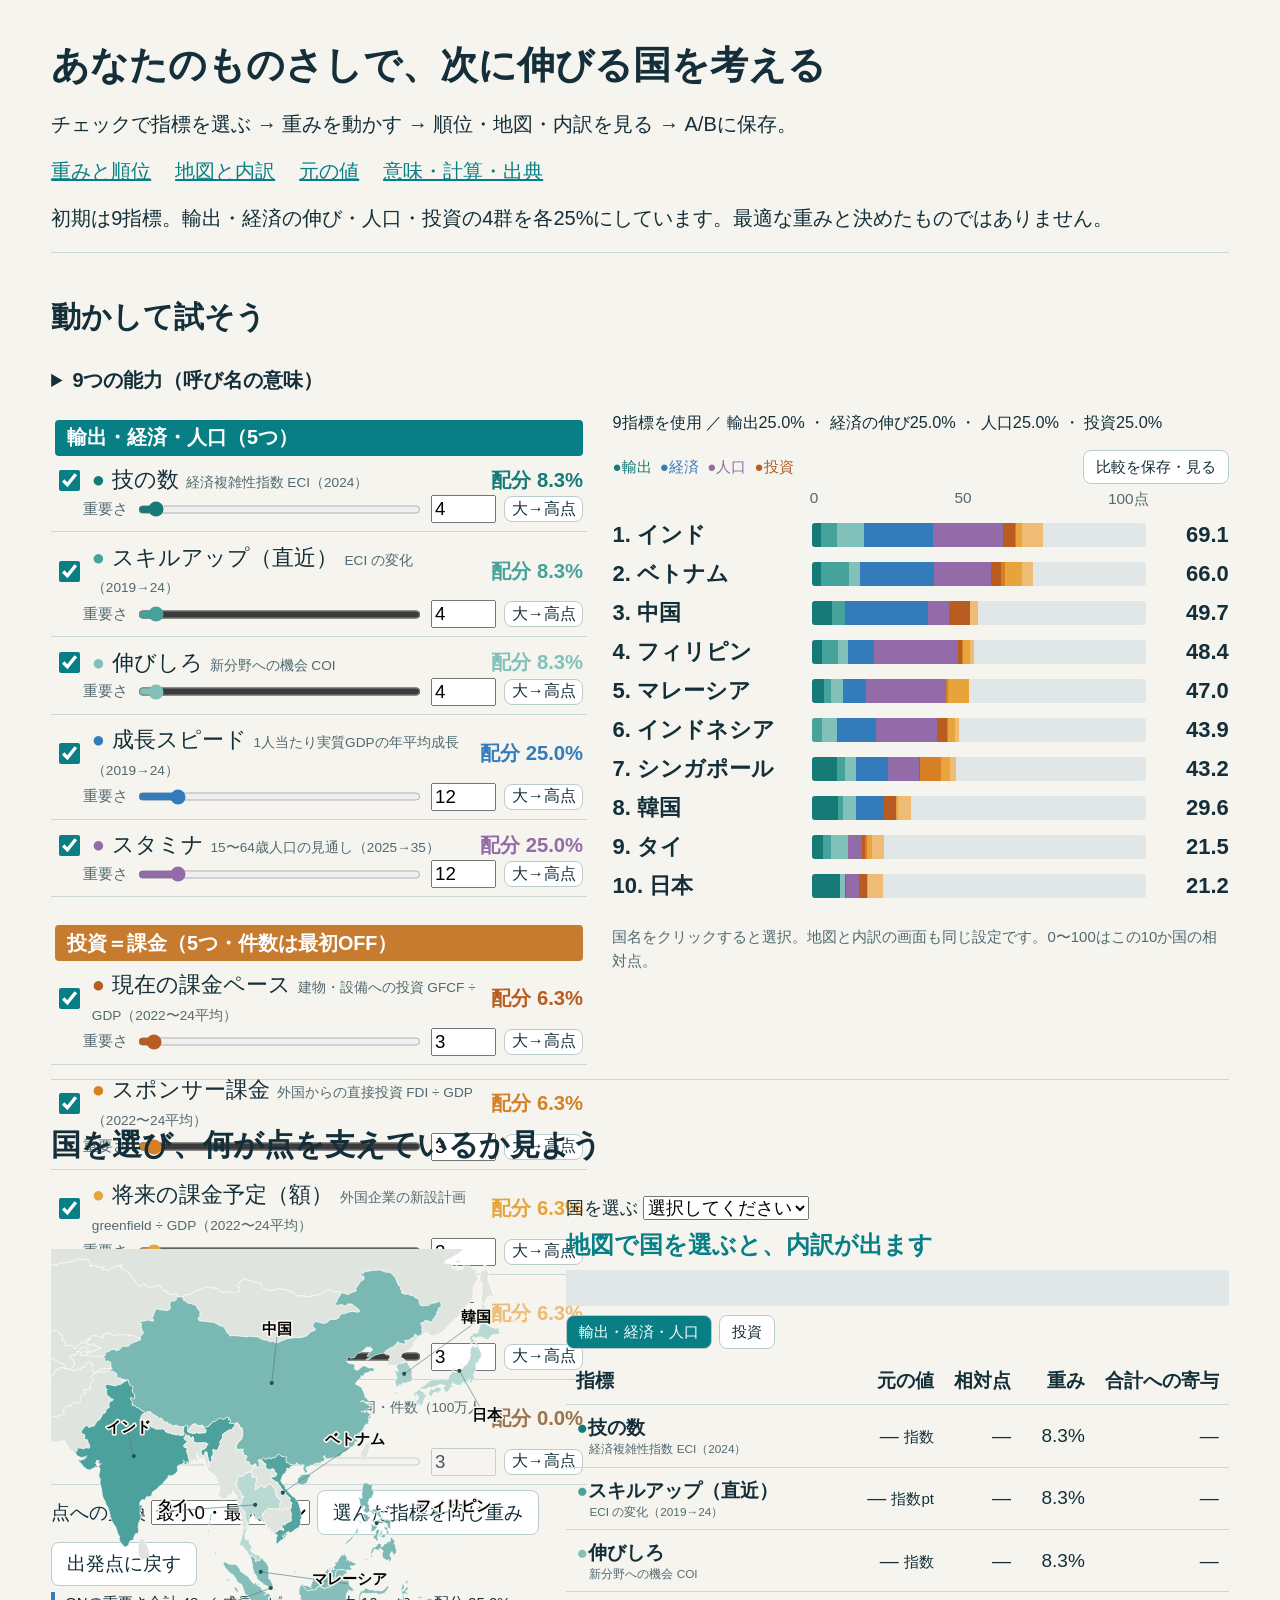
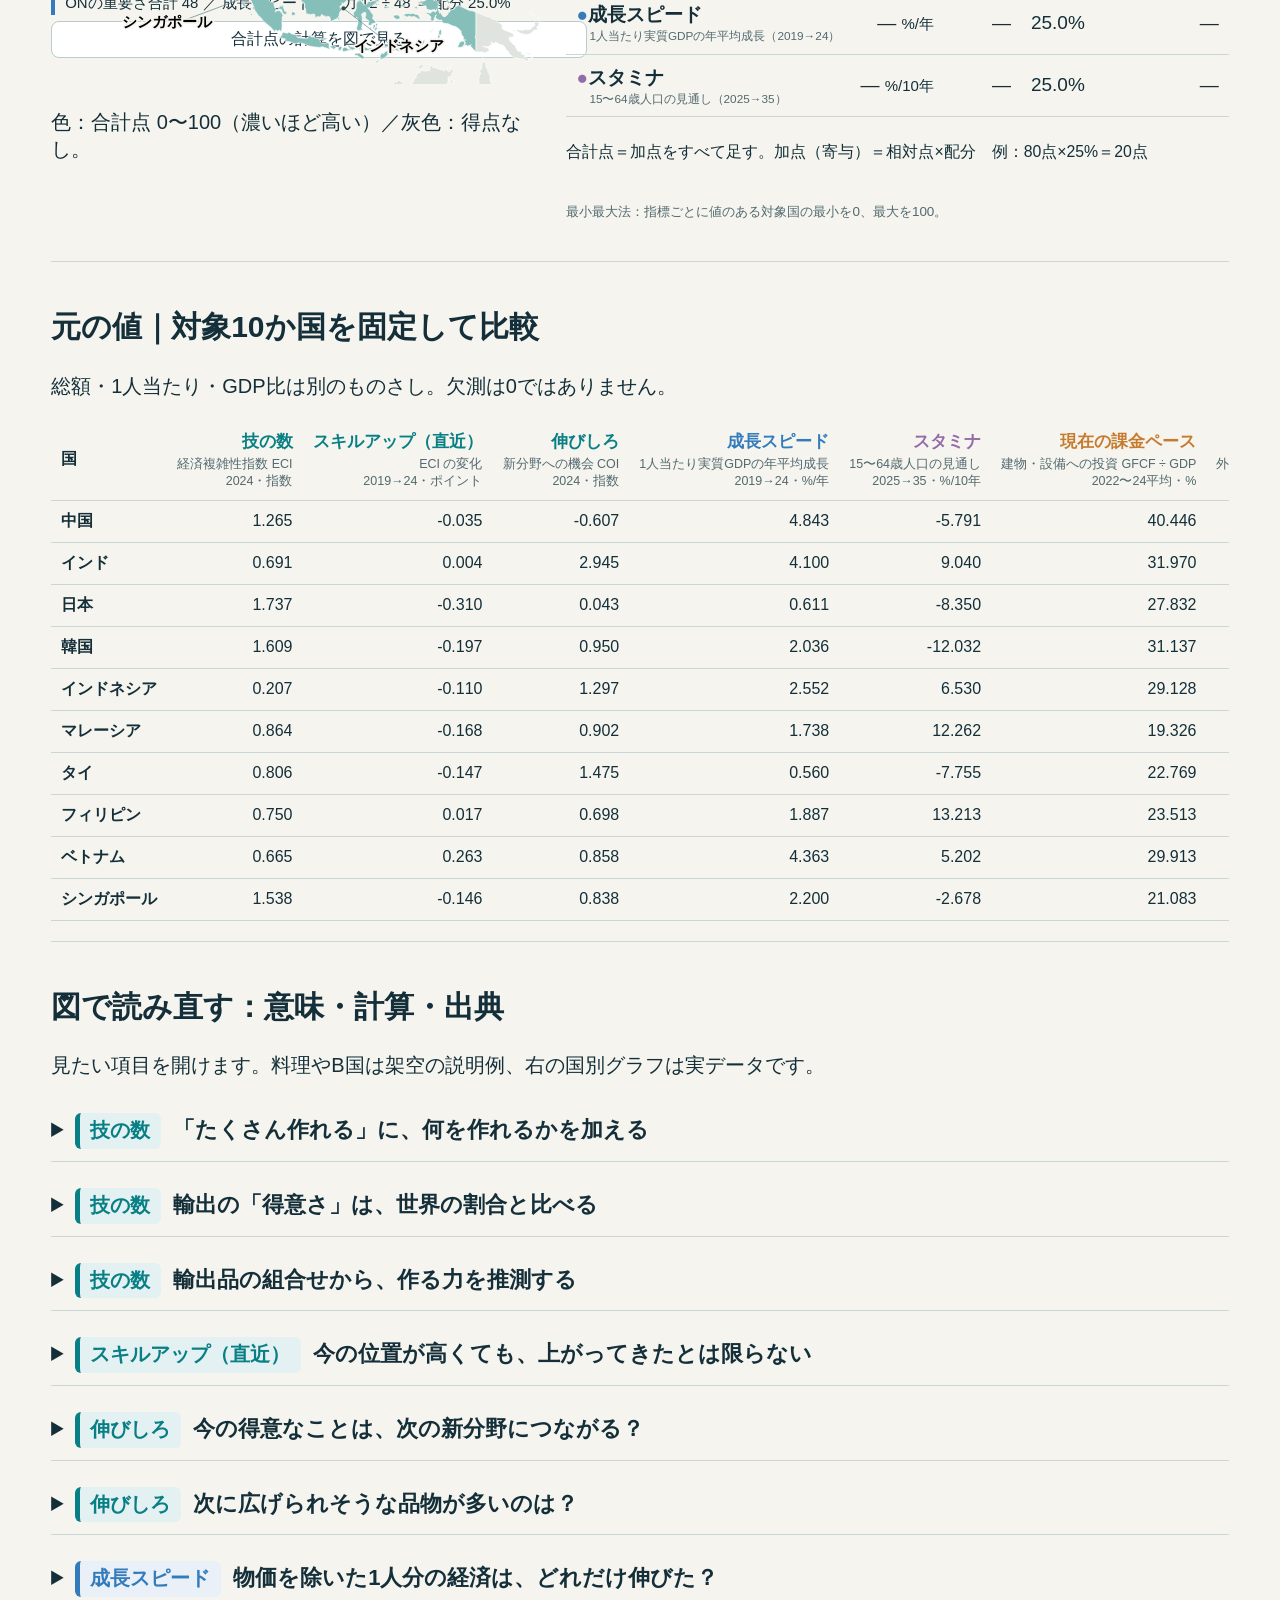
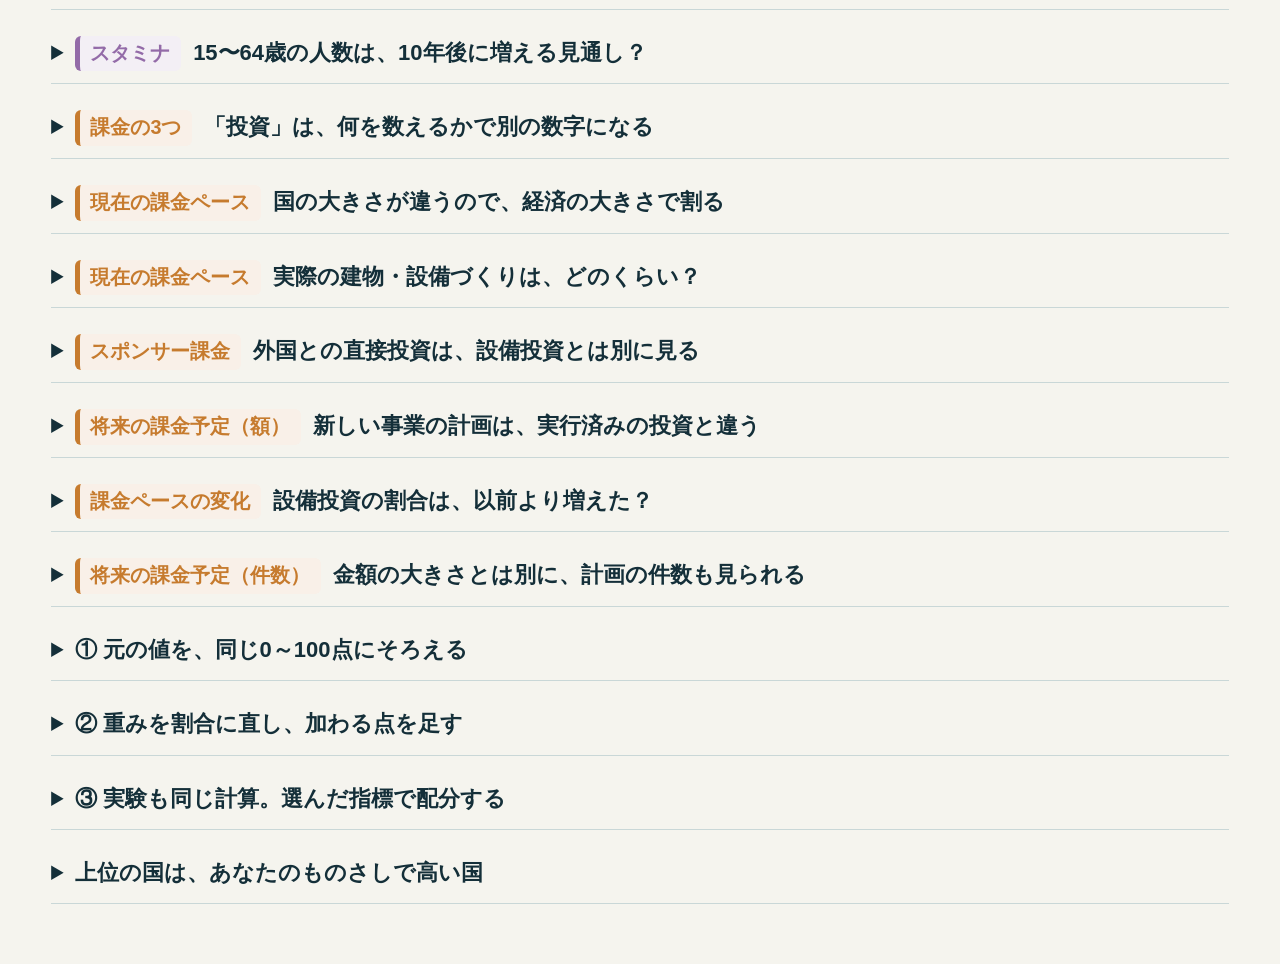
<file: simulator/index.html>
<!doctype html><html lang="ja"><meta charset="utf-8"><meta name="robots" content="noindex,nofollow,noarchive"><meta name="referrer" content="no-referrer"><meta name="viewport" content="width=device-width,initial-scale=1"><title>次に伸びる国を考える｜後半再設計</title><style id="miwada-notabs">.lab-tabs{display:none !important}.lab-field[data-field="eci"]::before,.lab-field[data-field="gfcf"]::before{display:block;margin:.2em 0 .5em;padding:.25em .6em;border-radius:4px;font-weight:800;font-size:.9em;color:#fff}.lab-field[data-field="eci"]::before{content:"輸出・経済・人口（5つ）";background:#087f85}.lab-field[data-field="gfcf"]::before{content:"投資＝課金（5つ・件数は最初OFF）";background:#c67b2e;margin-top:.8em}</style><style>:root{--ink:#142f39;--muted:#526970;--paper:#f5f4ee;--teal:#087f85;--blue:#2875aa;--purple:#8b5baa;--orange:#c67b2e;--line:#c9d7d7}
*{box-sizing:border-box}body{margin:0;background:var(--paper);color:var(--ink);font-family:'Yu Gothic','Meiryo',sans-serif}button,select,input{font:inherit}button,a,select,input{touch-action:manipulation}button{cursor:pointer;border:1px solid #b9cccd;border-radius:8px;background:#fff;color:var(--ink);padding:.45em .8em}button:hover{border-color:var(--teal)}button:focus-visible,a:focus-visible,input:focus-visible{outline:4px solid #e8b341;outline-offset:3px}button[aria-pressed=true]{background:var(--teal);color:#fff}.slide[hidden], [hidden]{display:none!important}
.toolbar{height:48px;background:var(--ink);color:white;display:flex;gap:12px;align-items:center;padding:6px 24px;font-size:16px;position:relative;z-index:20}.toolbar button{padding:3px 14px}.toolbar select{max-width:47vw}.toolbar .spacer{flex:1}.toolbar a{color:white}
.rebuilt{height:calc(100vh - 48px);min-height:650px;padding:3.2vh 4.1vw 2vh;display:grid;grid-template-rows:auto auto minmax(0,1fr) auto;gap:1.4vh;overflow:hidden}
.rebuilt .eyebrow{font-size:clamp(16px,1.7vh,21px);color:var(--teal);font-weight:700;letter-spacing:.05em}.rebuilt h1{font-size:clamp(35px,4.6vh,58px);margin:0;line-height:1.32;letter-spacing:-.035em;font-weight:800}.rebuilt h1 em{font-style:normal;color:var(--teal)}
.rebuilt .content{min-height:0;display:flex;flex-direction:column;justify-content:center;gap:2.2vh;font-size:clamp(24px,2.75vh,33px);line-height:1.55}.rebuilt p{margin:0}.rebuilt .two{display:grid;grid-template-columns:1fr 1fr;gap:3vw;align-items:stretch;min-height:0}.rebuilt .two.charted{grid-template-columns:.92fr 1.08fr;height:100%;align-items:center}.rebuilt .three{display:grid;grid-template-columns:repeat(3,1fr);gap:1.8vw}.rebuilt .card{background:white;border:1px solid var(--line);border-radius:16px;padding:2.3vh 1.7vw;display:flex;flex-direction:column;gap:1.5vh}.rebuilt .card strong{color:var(--teal)}.rebuilt .big{font-size:clamp(40px,5.4vh,68px);font-weight:800;line-height:1.23}.rebuilt .xl{font-size:clamp(55px,8vh,98px);font-weight:850}.rebuilt .sub{color:var(--muted);font-size:.79em}.rebuilt .small{font-size:.72em;color:var(--muted)}.rebuilt .pill{display:inline-block;border-radius:99px;padding:.13em .7em;background:#e3efeb;color:#106f68;font-size:.68em;font-weight:700}.rebuilt .formula{background:#e4f0ee;padding:1.6vh 1.4vw;border-radius:10px;color:#065d63;font-weight:750;line-height:1.6;font-size:.91em}.rebuilt .limit{padding:1.1vh 1.2vw;border-left:5px solid var(--orange);background:#faf0df;font-size:.78em;line-height:1.6}.rebuilt .caption{font-size:.76em;color:var(--muted);line-height:1.5}.rebuilt .flow{display:flex;align-items:center;justify-content:center;gap:1.2vw}.rebuilt .flow .card{flex:1;align-self:stretch}.rebuilt .arrow{font-size:2em;color:var(--teal)}.rebuilt .footer{border-top:1px solid var(--line);padding-top:1vh;display:flex;gap:1vw;justify-content:space-between;font-size:clamp(12px,1.4vh,17px);line-height:1.4;color:var(--muted)}.rebuilt .footer a{color:inherit}.teacher-note{display:none}.notes-panel{position:fixed;z-index:100;right:2vw;bottom:3vh;width:min(620px,90vw);max-height:70vh;overflow:auto;padding:25px;background:#142f39;color:white;box-shadow:0 5px 40px #0008;border-radius:14px;font-size:20px;line-height:1.75}.notes-panel button{float:right}.notes-panel h2{margin-top:0}
.distribution{height:100%;display:flex;flex-direction:column;justify-content:center}.distribution svg{width:100%;max-height:59vh;display:block;overflow:visible}.distribution .chart-title{font-size:.75em;font-weight:750;margin:0 0 1vh}.distribution .chart-foot{font-size:.64em;margin-top:.7vh;color:var(--muted)}.rebuilt .matrix{width:100%;border-collapse:collapse;font-size:.9em}.rebuilt .matrix th,.rebuilt .matrix td{text-align:center;border-bottom:2px solid var(--line);padding:1.5vh .6vw}.rebuilt .matrix th:first-child{text-align:left}.rebuilt .matrix .yes{color:var(--teal);font-weight:800}.rebuilt .question-cards{display:grid;grid-template-columns:repeat(4,1fr);gap:1.4vw}.rebuilt .question-cards button{padding:2vh 1.2vw;min-height:24vh;text-align:left;font-size:1em;background:#fff}.question-cards b{display:block;font-size:1.4em;margin-bottom:1vh}.question-cards span{display:block}.question-cards .answer{font-size:.85em;line-height:1.6}.question-cards .answer small{display:block;color:#496870;font-size:.84em}.question-cards button[aria-expanded=true]{border:3px solid var(--teal)}
.mini-bars{display:grid;grid-template-columns:auto 1fr auto;align-items:center;gap:1.2vh 1vw;font-size:.9em}.mini-bars i{height:5vh;background:#aacccc;display:block;border-radius:4px}.mini-bars strong{color:var(--teal)}.bridge-line{border-left:8px solid var(--teal);padding-left:1.5vw}.rebuilt .timeline{display:grid;grid-template-columns:1fr 1fr 1fr;align-items:center;text-align:center;gap:2vw}.rebuilt .timeline b{font-size:2em;display:block}.rebuilt .bubble{border:3px solid #2b8588;border-radius:50%;width:15vh;height:15vh;display:grid;place-items:center;margin:auto;background:#e4f0ee;font-size:1.1em}.rebuilt .new-field{border:3px dashed #cc923a;background:#fff3df}.rebuilt .dish-network{display:grid;grid-template-columns:1fr .65fr 1fr;gap:1vw;align-items:center;text-align:center}.rebuilt .country-picks{display:grid;grid-template-columns:repeat(2,1fr);gap:1.2vh 1vw}.country-picks button{font-size:clamp(20px,2.7vh,32px)}.rebuilt .predict-layout{grid-template-columns:1.15fr 1fr;height:100%;align-items:center}.geography{height:100%;min-height:350px}.geography svg{height:100%;width:100%;max-height:60vh}.geography .map-country{stroke:white;stroke-width:1;cursor:pointer}.geography text{font-family:inherit;font-size:15px;font-weight:750;paint-order:stroke;stroke:var(--paper);stroke-width:4px;stroke-linejoin:round}.map-legend{font-size:.66em;text-align:center}.country-picks .selection-status{grid-column:1/-1;font-size:.75em;color:var(--teal);font-weight:bold}
.lab-root{width:100%;display:grid;grid-template-columns:.93fr 1.07fr;gap:2vw;height:100%;font-size:clamp(17px,2.05vh,25px)}.lab-controls{display:flex;flex-direction:column;gap:.9vh}.lab-tabs{display:flex;gap:.5vw}.lab-tabs button{padding:.35em .8em;flex:1}.lab-fields{display:flex;flex-direction:column;gap:.6vh}.lab-field{border-bottom:1px solid var(--line);padding:.7vh .3vw}.lab-field label{display:flex;gap:.4em;align-items:center}.lab-field label input{width:21px;height:21px;accent-color:var(--teal)}.lab-field label output{margin-left:auto;font-weight:750}.lab-slider{display:flex;align-items:center;gap:.6vw;padding-left:28px}.lab-slider input[type=range]{width:100%;accent-color:var(--teal);height:27px}.lab-slider input[type=number]{width:3.5em;font-size:.85em}.lab-slider button{font-size:.73em;padding:.1em .4em;white-space:nowrap}.lab-actions{display:flex;gap:.5vw;align-items:center;font-size:.73em;flex-wrap:wrap}.lab-actions select{width:auto;max-width:240px}.lab-results{display:flex;flex-direction:column;gap:.55vh}.lab-groups{font-size:.74em;line-height:1.6;min-height:2.2em}.weighted-legend{display:flex;gap:.65vw;align-items:center;font-size:.68em;flex-wrap:wrap}.weighted-legend button{margin-left:auto}.lab-scale{display:flex;justify-content:space-between;margin-left:32%;margin-right:13%;font-size:.7em;color:var(--muted)}.lab-row{display:grid;grid-template-columns:31% 1fr 12%;gap:.7vw;align-items:center;background:none;border:0;padding:.5vh 0;text-align:left;font-size:1em}.lab-row .track{height:2.6vh;min-height:19px;display:flex;background:#e1e7e7;border-radius:3px;overflow:hidden}.lab-row i{height:100%;display:block}.lab-row strong{text-align:right}.lab-row[aria-pressed=true]{color:var(--ink);background:#e0efec}.lab-row[aria-pressed=true] .country{font-weight:800}.lab-status{font-size:.68em;color:var(--muted);line-height:1.6}.experiment-map{display:grid;grid-template-columns:1fr 1fr;gap:2vw;height:100%;align-items:center}.detail-panel{font-size:clamp(18px,2.2vh,27px);display:flex;flex-direction:column;gap:1vh}.detail-title{font-size:1.2em;font-weight:800;color:var(--teal)}.detail-panel table{width:100%;border-collapse:collapse;font-size:.73em}.detail-panel th,.detail-panel td{padding:.8vh .35vw;border-bottom:1px solid var(--line);text-align:right}.detail-panel th:first-child,.detail-panel td:first-child{text-align:left}.detail-panel .detail-tabs{display:flex;gap:.5em;font-size:.74em}.detail-panel small{font-size:.72em}.score-ribbon{height:4vh;display:flex;background:#e1e7e7}.score-ribbon i{height:100%;display:block}.detail-panel .detail-formula{font-size:.8em}
.compare-dialog{width:min(1150px,94vw);max-height:90vh;border:0;border-radius:15px;background:#f7f8f5;color:var(--ink);padding:24px;font-size:clamp(15px,1.8vh,22px)}.compare-dialog::backdrop{background:#142f39bb}.compare-header{display:flex;align-items:center;justify-content:space-between}.compare-header h2{margin:0}.compare-help{font-size:.85em}.compare-slots{display:grid;grid-template-columns:1fr 1fr;gap:18px}.compare-slots section{background:white;padding:10px 16px;border:1px solid var(--line);border-radius:9px}.compare-slots h3{margin:.2em 0}.compare-buttons{display:flex;gap:6px}.compare-scroll{overflow:auto}.compare-dialog table{width:100%;border-collapse:collapse;font-size:.84em}.compare-dialog th,.compare-dialog td{padding:.45em;border-bottom:1px solid var(--line);text-align:right}.compare-dialog th:first-child{text-align:left}.compare-dialog caption{text-align:left;font-weight:bold;margin:.5em 0}.compare-message{color:var(--teal);font-weight:bold}.compare-storage{font-size:.72em}.source-list{font-size:.68em;line-height:1.65}.source-list a{color:var(--teal)}.source-list li{margin-bottom:1.2vh}.source-list table{border-collapse:collapse;width:100%}.source-list td,.source-list th{padding:.5em;border-bottom:1px solid var(--line);text-align:left}
.student-page{max-width:1560px;margin:auto;padding:28px 4vw;font-size:20px}.student-page h1{font-size:clamp(28px,3vw,48px);margin:.3em 0}.student-page .student-nav{display:flex;gap:24px;margin:20px 0;flex-wrap:wrap}.student-page a{color:var(--teal)}.student-page section{scroll-margin-top:20px;border-top:1px solid var(--line);padding:20px 0}.student-page .lab-root{height:650px;font-size:22px}.student-page .experiment-map{height:650px}.student-page .geography svg{max-height:620px}.student-page .raw-wrap{overflow:auto}.student-page table{border-collapse:collapse;width:100%;font-size:16px}.student-page th,.student-page td{border-bottom:1px solid var(--line);padding:10px;text-align:right;white-space:nowrap}.student-page th:first-child{text-align:left}.student-page details{margin:12px 0;line-height:1.7}.student-page summary{font-weight:700;cursor:pointer}.student-page .guide-list{line-height:1.8}
@media(max-height:800px) and (min-width:1000px){.rebuilt{padding:2.3vh 3.3vw 1.5vh;gap:1vh;min-height:0}.rebuilt h1{font-size:35px}.rebuilt .content{font-size:24px;gap:1.5vh}.rebuilt .card{padding:1.8vh 1.5vw;gap:1.2vh}.rebuilt .formula{font-size:.85em}.rebuilt .distribution svg{max-height:58vh}.lab-root{font-size:18px}.lab-field{padding:.5vh .3vw}.rebuilt .footer{font-size:12px}.detail-panel{font-size:20px}}
@media(max-width:900px){.student-page .lab-root{display:block;height:auto}.student-page .lab-results{margin-top:25px}.student-page .experiment-map{display:block;height:auto}.student-page .geography{height:500px}.student-page .lab-row .track{height:25px}.student-page .lab-row{padding:10px 0}.student-page .detail-panel{margin-bottom:20px}.student-page .lab-field{padding:12px 0}.compare-slots{grid-template-columns:1fr}.toolbar{padding:5px 9px;gap:5px}.toolbar a{display:none}}
@media print{.toolbar,.notes-panel{display:none}.slide[hidden]{display:grid!important}.rebuilt{height:185mm;min-height:0;page-break-after:always;font-size:18px}.rebuilt .content{font-size:18px}.rebuilt h1{font-size:30px}}

.rebuilt{font-weight:500}.geography svg{overflow:hidden}.geography text{font-size:18px}.rebuilt .lab-controls{background:#fff;border:1px solid var(--line);border-radius:12px;padding:1.2vh 1vw}.rebuilt .lab-row{padding:.65vh 0}.rebuilt .lab-results .lab-status{font-size:.76em}.rebuilt .lab-groups{font-size:.8em}.rebuilt .distribution text{font-weight:500}.rebuilt .distribution .chart-title{font-weight:750}.rebuilt .card em{font-style:normal;color:var(--teal)}
.lab-row{width:100%;min-width:0}.lab-row .country{white-space:nowrap}.lab-controls,.lab-results{min-width:0;min-height:0}.rebuilt .lab-status{font-size:.78em}.rebuilt .weighted-legend{font-size:.8em}.lab-actions{font-size:.85em}.lab-row{font-weight:600}

.detail-full{width:100%;height:100%;max-width:1550px;margin:auto;display:flex;align-items:center}.detail-full .detail-panel{width:100%;font-size:clamp(23px,2.8vh,32px);gap:1.1vh}.detail-full .detail-panel table{font-size:1em}.detail-full .detail-panel th,.detail-full .detail-panel td{padding:.55vh 1vw}.detail-full .detail-panel small{font-size:.78em}.detail-full .detail-title{font-size:1.1em}.detail-full .detail-choose{font-size:.8em}.detail-full .score-ribbon{height:2.5vh}.detail-full .detail-panel .lab-status{font-size:.66em}.detail-full .detail-panel .detail-formula{font-size:.85em}.detail-full .detail-tabs{font-size:.8em}.map-summary p{line-height:1.5}.map-summary .sub{font-size:.6em}
.student-page .detail-panel table{font-size:19px}.student-page .detail-panel small{font-size:15px}.student-page .detail-choose{font-size:18px}

.detail-full .detail-panel{display:grid;grid-template-columns:1fr auto;align-items:center}.detail-full .detail-panel>*{grid-column:1/-1}.detail-full .detail-panel .detail-choose{grid-column:2;grid-row:1;text-align:right}.detail-full .detail-panel .detail-title{grid-column:1;grid-row:1}.detail-full .detail-panel td{white-space:nowrap;padding:1.1vh 1vw}.detail-full .detail-panel small{margin-left:.3em;color:var(--muted)}
</style><style>
/* Visual teaching revision: diagram layouts, not global shrinking. */
.rebuilt .visual-block{width:100%;min-height:0;display:flex;flex-direction:column}.rebuilt .explain-svg{width:100%;max-height:52vh;display:block;overflow:visible;font-family:inherit}.rebuilt .charted .explain-svg{max-height:47vh}.rebuilt .visual-label{font-weight:750}.ab-flow{display:flex;align-items:center;justify-content:space-between;gap:10px;font-size:.85em}.ab-flow b{padding:10px 15px;background:#e3efea;border-radius:8px}.ab-flow span{color:#087f85}.worked-example{font-size:clamp(22px,2.4vh,28px);display:flex;flex-direction:column;gap:18px}.worked-head{display:flex;justify-content:space-between;align-items:center;gap:15px}.worked-head>span{font-size:.78em;color:#526970}.worked-head button{font-size:.8em}.worked-grid{display:grid;grid-template-columns:1fr 1fr 1.4fr 1.65fr;gap:13px 15px;align-items:center}.worked-grid>b{font-size:.75em;color:#526970;border-bottom:1px solid #c9d7d7;padding-bottom:9px}.worked-grid>div{min-height:85px;border-bottom:2px solid currentColor;display:flex;flex-direction:column;justify-content:center}.worked-grid strong{font-size:1.17em;white-space:nowrap}.worked-grid small{font-size:.73em;color:#526970}.blue{color:#337bbb}.purple{color:#936ba8}.blue-bg{background:#337bbb}.purple-bg{background:#936ba8}.worked-bottom{display:flex;align-items:center;gap:20px;font-size:.84em}.share-strip{display:flex;height:40px;width:36%;color:white}.share-strip i{font-style:normal;text-align:center;padding-top:3px;transition:width .2s}.work-total{display:flex;gap:18px;align-items:center}.total-track{display:flex;height:50px;background:#dfe7e4;flex:1;color:white}.total-track i{font-style:normal;text-align:center;padding-top:8px;transition:width .2s}.work-total>strong{font-size:1.28em;white-space:nowrap}.work-total button{font-size:.72em;max-width:230px}.work-pending{visibility:hidden}.work-total .total-track{min-width:35%}.student-page .worked-example{max-width:1200px;margin:20px auto}.student-page .worked-grid strong{font-size:1.05em}.calc-live{border-left:4px solid #337bbb;padding-left:10px;font-size:.68em;line-height:1.5;margin:0}.lab-field output{color:var(--metric-color);font-size:.92em}.lab-field label>span:before{content:'●';color:var(--metric-color);margin-right:.3em}.lab-slider input[type=range]{accent-color:var(--metric-color)}.lab-slider .input-hint{font-size:.66em;white-space:nowrap;color:#526970}.lab-root .lab-controls{gap:.65vh}.calc-link{font-size:.72em}.score-rule-dialog{width:min(1220px,96vw);max-height:92vh;overflow:auto;background:#f5f4ee;color:#142f39;border:0;border-radius:13px;padding:25px}.score-rule-dialog::backdrop{background:#142f39bb}.score-rule-dialog h2{font-size:28px;margin:0 0 14px}.score-rule-dialog .rule-top{display:flex;justify-content:space-between;gap:15px;align-items:center}.score-rule-dialog p{font-size:18px;line-height:1.7}.score-rule-dialog .worked-example{font-size:23px}.score-rule-dialog .worked-grid strong{font-size:1.05em}@media(max-height:800px) and (min-width:1000px){.worked-example{gap:12px}.worked-grid>div{min-height:76px}.rebuilt .explain-svg{max-height:51vh}.rebuilt .charted .explain-svg{max-height:46vh}.worked-grid{gap:10px 14px}.worked-bottom{gap:12px}.share-strip{height:34px}.total-track{height:43px}.total-track i{padding-top:4px}}@media(max-width:900px){.student-page .worked-grid,.score-rule-dialog .worked-grid{grid-template-columns:1fr 1fr}.worked-head,.worked-bottom,.work-total{flex-wrap:wrap}.worked-head>div{display:flex}.share-strip{width:100%}.score-rule-dialog .worked-grid>b{display:none}.score-rule-dialog .worked-grid>div{min-height:65px}.student-page .worked-grid>b{display:none}}
</style><style id="names-patch-20261007">.student-page th .raw-name{display:block;font-size:17px;font-weight:850;white-space:nowrap}.student-page th .raw-formal{display:block;font-size:12.5px;font-weight:500;color:#526970;line-height:1.35;margin-top:3px}.student-page .sum-tag{display:inline-block;margin-right:.6em;padding:.05em .55em;border-radius:6px;border-left:5px solid var(--c);background:color-mix(in srgb,var(--c) 11%,#fff);color:var(--c);font-weight:850;font-size:.9em}.lab-field label>span.lab-name{flex:1;min-width:0;line-height:1.25}.lab-name .formal-name{margin-left:.5em;font-size:.62em;font-weight:500;color:var(--muted,#526970);white-space:normal}.detail-panel th .formal-name,.compare-dialog th .formal-name{display:block;font-size:.62em;font-weight:500;color:var(--muted,#526970);line-height:1.3;margin-left:1.1em}.map-summary .formal-name{display:block;font-size:.6em;color:var(--muted,#526970);margin-left:1.1em;line-height:1.3}.student-page .name-key{display:grid;grid-template-columns:repeat(auto-fit,minmax(min(100%,250px),1fr));gap:6px 14px;margin:8px 0 4px;padding:0;list-style:none}.student-page .name-key li{border-left:5px solid var(--c);padding:2px 0 2px 9px;line-height:1.45}.student-page .name-key b{color:var(--c);font-size:18px}.student-page .name-key span{font-size:15px;margin-left:.4em}@media(max-width:900px){.lab-field .lab-name .formal-name{display:block;margin-left:0;margin-top:2px;line-height:1.35}}</style><body class="student-body"><main class="student-page"><h1>あなたのものさしで、次に伸びる国を考える</h1><p>チェックで指標を選ぶ → 重みを動かす → 順位・地図・内訳を見る → A/Bに保存。</p><nav class="student-nav"><a href="#experiment">重みと順位</a><a href="#map">地図と内訳</a><a href="#raw">元の値</a><a href="#definitions">意味・計算・出典</a></nav><p>初期は9指標。輸出・経済の伸び・人口・投資の4群を各25%にしています。最適な重みと決めたものではありません。</p><section id="experiment"><h2>動かして試そう</h2><details class="name-key-wrap"><summary>9つの能力（呼び名の意味）</summary><ul class="name-key"><li style="--c:#087f85"><b>技の数</b><span>作れる品物の多さと珍しさ</span></li><li style="--c:#087f85"><b>スキルアップ（直近）</b><span>その技が最近上がったか</span></li><li style="--c:#087f85"><b>伸びしろ</b><span>次に作れそうな品物の近さ</span></li><li style="--c:#337bbb"><b>成長スピード</b><span>一人分の豊かさの伸び</span></li><li style="--c:#936ba8"><b>スタミナ</b><span>10年後の働き手の増減</span></li><li style="--c:#c67b2e"><b>現在の課金ペース</b><span>稼ぎの何割を建物・機械に回しているか（直近3年・毎年の割合）</span></li><li style="--c:#c67b2e"><b>課金ペースの変化</b><span>その割合が5年前より増えたか</span></li><li style="--c:#c67b2e"><b>スポンサー課金</b><span>外国の会社が見返りを期待して入れるお金（援助ではない）</span></li><li style="--c:#c67b2e"><b>将来の課金予定</b><span>外国の会社が発表したこれから建てる計画（実行されるとは限らない）</span></li></ul></details><div class="lab-root" data-lab-root></div></section><section id="map"><h2>国を選び、何が点を支えているか見よう</h2><div class="experiment-map"><div><div class="geography" data-score-map></div><p>色：合計点 0〜100（濃いほど高い）／灰色：得点なし。</p></div><div class="detail-panel" data-detail></div></div></section><section id="raw"><h2>元の値｜対象10か国を固定して比較</h2><p>総額・1人当たり・GDP比は別のものさし。欠測は0ではありません。</p><div class="raw-wrap"><table><thead><tr><th>国</th><th><b class="raw-name" style="color:#087f85">技の数</b><small class="raw-formal">経済複雑性指数 ECI<br>2024・指数</small></th><th><b class="raw-name" style="color:#087f85">スキルアップ（直近）</b><small class="raw-formal">ECI の変化<br>2019→24・ポイント</small></th><th><b class="raw-name" style="color:#087f85">伸びしろ</b><small class="raw-formal">新分野への機会 COI<br>2024・指数</small></th><th><b class="raw-name" style="color:#337bbb">成長スピード</b><small class="raw-formal">1人当たり実質GDPの年平均成長<br>2019→24・%/年</small></th><th><b class="raw-name" style="color:#936ba8">スタミナ</b><small class="raw-formal">15〜64歳人口の見通し<br>2025→35・%/10年</small></th><th><b class="raw-name" style="color:#c67b2e">現在の課金ペース</b><small class="raw-formal">建物・設備への投資 GFCF ÷ GDP<br>2022〜24平均・%</small></th><th><b class="raw-name" style="color:#c67b2e">スポンサー課金</b><small class="raw-formal">外国からの直接投資 FDI ÷ GDP<br>2022〜24平均・%</small></th><th><b class="raw-name" style="color:#c67b2e">将来の課金予定（額）</b><small class="raw-formal">外国企業の新設計画 greenfield ÷ GDP<br>2022〜24平均・%</small></th><th><b class="raw-name" style="color:#c67b2e">課金ペースの変化</b><small class="raw-formal">GFCF比率の変化<br>22〜24 − 17〜19・%pt</small></th><th><b class="raw-name" style="color:#c67b2e">将来の課金予定（件数）</b><small class="raw-formal">新設計画の件数（100万人当たり）<br>2022〜24平均・件/100万人</small></th></tr></thead><tbody><tr><th>中国</th><td>1.265</td><td>-0.035</td><td>-0.607</td><td>4.843</td><td>-5.791</td><td>40.446</td><td>0.516</td><td>0.186</td><td>-1.570</td><td>0.322</td></tr><tr><th>インド</th><td>0.691</td><td>0.004</td><td>2.945</td><td>4.100</td><td>9.040</td><td>31.970</td><td>1.020</td><td>2.421</td><td>3.272</td><td>0.730</td></tr><tr><th>日本</th><td>1.737</td><td>-0.310</td><td>0.043</td><td>0.611</td><td>-8.350</td><td>27.832</td><td>0.663</td><td>0.535</td><td>1.055</td><td>欠測</td></tr><tr><th>韓国</th><td>1.609</td><td>-0.197</td><td>0.950</td><td>2.036</td><td>-12.032</td><td>31.137</td><td>1.037</td><td>0.682</td><td>0.368</td><td>欠測</td></tr><tr><th>インドネシア</th><td>0.207</td><td>-0.110</td><td>1.297</td><td>2.552</td><td>6.530</td><td>29.128</td><td>1.727</td><td>2.593</td><td>-3.138</td><td>欠測</td></tr><tr><th>マレーシア</th><td>0.864</td><td>-0.168</td><td>0.902</td><td>1.738</td><td>12.262</td><td>19.326</td><td>3.119</td><td>7.410</td><td>-4.741</td><td>5.865</td></tr><tr><th>タイ</th><td>0.806</td><td>-0.147</td><td>1.475</td><td>0.560</td><td>-7.755</td><td>22.769</td><td>2.364</td><td>2.092</td><td>-0.053</td><td>2.199</td></tr><tr><th>フィリピン</th><td>0.750</td><td>0.017</td><td>0.698</td><td>1.887</td><td>13.213</td><td>23.513</td><td>2.142</td><td>2.550</td><td>-3.181</td><td>1.432</td></tr><tr><th>ベトナム</th><td>0.665</td><td>0.263</td><td>0.858</td><td>4.363</td><td>5.202</td><td>29.913</td><td>4.276</td><td>6.125</td><td>-0.504</td><td>2.774</td></tr><tr><th>シンガポール</th><td>1.538</td><td>-0.146</td><td>0.838</td><td>2.200</td><td>-2.678</td><td>21.083</td><td>25.405</td><td>3.283</td><td>-2.339</td><td>74.233</td></tr></tbody></table></div></section><section id="definitions" class="visual-reading"><h2>図で読み直す：意味・計算・出典</h2><p>見たい項目を開けます。料理やB国は架空の説明例、右の国別グラフは実データです。</p><details><summary><span class="sum-tag" style="--c:#087f85">技の数</span>「たくさん作れる」に、何を作れるかを加える</summary><div class="reading-content"><div class="visual-block "><svg class="explain-svg" viewBox="0 0 1200 420" role="img" aria-label="3チームと3料理の関係。Aは全種類、Bはおにぎりとパン、Cはおにぎり。横の幅と縦の共通性を読む。"><text x="80" y="34" font-size="27" fill="#142f39" text-anchor="start" font-weight="500">料理チーム</text><text x="310" y="34" font-size="26" fill="#142f39" text-anchor="start" font-weight="500">おにぎり</text><text x="485" y="34" font-size="26" fill="#142f39" text-anchor="start" font-weight="500">パン</text><text x="650" y="34" font-size="26" fill="#142f39" text-anchor="start" font-weight="500">ケーキ</text><g transform="translate(320 42) scale(0.9)"><path d="M13 76Q7 64 15 54L40 15Q49 5 59 16L87 60Q95 78 80 82H24Z" fill="#fff" stroke="#78938c" stroke-width="3"/><rect x="35" y="49" width="30" height="35" rx="3" fill="#294f43"/><circle cx="33" cy="38" r="2" fill="#b9c8bd"/><circle cx="65" cy="39" r="2" fill="#b9c8bd"/></g><g transform="translate(475 42) scale(0.9)"><path d="M12 70Q2 28 28 27Q40 9 56 25Q82 16 89 45L84 79H17Z" fill="#d68a35" stroke="#70441d" stroke-width="3"/><path d="M25 65Q22 35 43 37Q54 23 64 40Q80 39 76 66Z" fill="#f5cf7c"/><path d="M32 38l8 18m13-25 8 22" stroke="#b8752f" stroke-width="5"/></g><g transform="translate(650 42) scale(0.9)"><path d="M15 44H85V82H15Z" fill="#f1cf9d" stroke="#8c5940" stroke-width="3"/><path d="M15 55H85V64H15Z" fill="#b7584c"/><path d="M12 42Q25 21 50 24Q74 20 89 42L79 51 68 42 58 50 47 42 37 51 26 42 15 50Z" fill="#fff6df" stroke="#8c5940" stroke-width="2"/><path d="M42 22Q38 7 50 6Q63 9 59 23Z" fill="#c65144"/><path d="M49 8l5-6" stroke="#45845e" stroke-width="4"/></g><rect x="40" y="141" width="715" height="64" rx="10" fill="#eaf1ee" stroke="none" stroke-width="2"/><rect x="65" y="147" width="72" height="44" rx="10" fill="#087f85" stroke="none" stroke-width="2"/><text x="101.0" y="177" font-size="24" fill="white" text-anchor="middle" font-weight="700">A</text><text x="365" y="185" font-size="39" fill="#087f85" text-anchor="middle" font-weight="800">✓</text><text x="528" y="185" font-size="39" fill="#087f85" text-anchor="middle" font-weight="800">✓</text><text x="691" y="185" font-size="39" fill="#087f85" text-anchor="middle" font-weight="800">✓</text><rect x="40" y="224" width="715" height="64" rx="10" fill="#eaf1ee" stroke="none" stroke-width="2"/><rect x="65" y="230" width="72" height="44" rx="10" fill="#087f85" stroke="none" stroke-width="2"/><text x="101.0" y="260" font-size="24" fill="white" text-anchor="middle" font-weight="700">B</text><text x="365" y="268" font-size="39" fill="#087f85" text-anchor="middle" font-weight="800">✓</text><text x="528" y="268" font-size="39" fill="#087f85" text-anchor="middle" font-weight="800">✓</text><text x="691" y="268" font-size="39" fill="#9daaa8" text-anchor="middle" font-weight="800">—</text><rect x="40" y="307" width="715" height="64" rx="10" fill="#eaf1ee" stroke="none" stroke-width="2"/><rect x="65" y="313" width="72" height="44" rx="10" fill="#087f85" stroke="none" stroke-width="2"/><text x="101.0" y="343" font-size="24" fill="white" text-anchor="middle" font-weight="700">C</text><text x="365" y="351" font-size="39" fill="#087f85" text-anchor="middle" font-weight="800">✓</text><text x="528" y="351" font-size="39" fill="#9daaa8" text-anchor="middle" font-weight="800">—</text><text x="691" y="351" font-size="39" fill="#9daaa8" text-anchor="middle" font-weight="800">—</text><text x="840" y="133" font-size="29" fill="#087f85" text-anchor="start" font-weight="750">横に読む → 種類の幅</text><text x="840" y="181" font-size="25" fill="#142f39" text-anchor="start" font-weight="500">Aは3種類、Cは1種類。</text><text x="840" y="264" font-size="29" fill="#087f85" text-anchor="start" font-weight="750">縦に読む ↓ 作れる相手</text><text x="840" y="312" font-size="25" fill="#142f39" text-anchor="start" font-weight="500">ケーキはAだけ。</text><text x="840" y="351" font-size="25" fill="#142f39" text-anchor="start" font-weight="500">そのAは、他にも作れる。</text></svg></div><p class="limit">ECIの考え方の模型です。料理の難しさを採点したり、✓を足したりして実際のECIを出すわけではありません。</p></div><p class="reading-source"><a href="https://doi.org/10.1073/pnas.0900943106" target="_blank" rel="noopener">Hidalgo & Hausmann (2009), PNAS</a> ／ <a href="https://atlas.hks.harvard.edu/glossary/" target="_blank" rel="noopener">Atlas 公式の定義</a></p></details><details><summary><span class="sum-tag" style="--c:#087f85">技の数</span>輸出の「得意さ」は、世界の割合と比べる</summary><div class="reading-content"><div class="visual-block "><svg class="explain-svg" viewBox="0 0 1200 410" role="img" aria-label="輸出全体を100パーセントとした棒で自転車の比重10と5を比較する。割合の比は2。"><text x="50" y="42" font-size="29" fill="#142f39" text-anchor="start" font-weight="700">自転車の割合（架空の例）</text><text x="50" y="116" font-size="29" fill="#142f39" text-anchor="start" font-weight="500">この国の輸出</text><rect x="50" y="138" width="650" height="48" rx="10" fill="#dfe7e4" stroke="none" stroke-width="2"/><rect x="50" y="138" width="65.0" height="48" rx="10" fill="#087f85" stroke="none" stroke-width="2"/><text x="728" y="174" font-size="37" fill="#087f85" text-anchor="start" font-weight="750">10%</text><text x="696" y="224" font-size="22" fill="#657b80" text-anchor="end" font-weight="500">輸出額全体＝100%</text><text x="50" y="266" font-size="29" fill="#142f39" text-anchor="start" font-weight="500">世界の輸出</text><rect x="50" y="288" width="650" height="48" rx="10" fill="#dfe7e4" stroke="none" stroke-width="2"/><rect x="50" y="288" width="32.5" height="48" rx="10" fill="#337bbb" stroke="none" stroke-width="2"/><text x="728" y="324" font-size="37" fill="#337bbb" text-anchor="start" font-weight="750">5%</text><text x="696" y="374" font-size="22" fill="#657b80" text-anchor="end" font-weight="500">輸出額全体＝100%</text><text x="865" y="140" font-size="27" fill="#142f39" text-anchor="start" font-weight="500">割合どうしを比べる</text><text x="865" y="213" font-size="39" fill="#087f85" text-anchor="start" font-weight="750">10% ÷ 5%</text><text x="865" y="281" font-size="52" fill="#087f85" text-anchor="start" font-weight="800">＝ 2倍</text><text x="865" y="337" font-size="24" fill="#142f39" text-anchor="start" font-weight="500">これが「得意さ」の目安</text></svg></div><p class="limit">輸出額が2倍という意味ではありません。ECIは、この「得意さ」を世界中の国×品物で組み合わせます。</p></div><p class="reading-source"><a href="https://atlas.hks.harvard.edu/glossary/" target="_blank" rel="noopener">Atlas公式Glossary：RCA / ECI。数値例は架空。</a></p></details><details><summary><span class="sum-tag" style="--c:#087f85">技の数</span>輸出品の組合せから、作る力を推測する</summary><div class="reading-content"><div class="two charted"><div class="content"><p><strong>経済複雑性指数（ECI）</strong></p><p>指数＝情報を決めたルールでまとめた数。ECIは「どの国が何を輸出するか」のつながりから求めます。</p><div class="formula">各国の輸出の得意さ<br>→ 国と品物を相互に評価<br>→ 世界の中の位置を数にする</div><p class="sub">この10か国は <strong>0.21〜1.74</strong>。<br>大きいほど、複雑で多様な輸出構造。</p><p class="limit">1.7は「1.0の1.7倍の技術力」ではありません。輸出総額や将来の成長率でもありません。</p></div><div class="distribution"><div class="chart-title">2024年｜ECI（HS92）｜表示範囲 0〜2</div><svg viewBox="0 0 650 498" role="img" aria-label="2024年｜ECI（HS92）｜表示範囲 0〜2。10か国の値を同じ目盛りで比較。"><line x1="165.0" x2="165.0" y1="36" y2="456" stroke="#d6e0de"/><text x="165.0" y="23" text-anchor="middle" fill="#526970" font-size="17">0</text><line x1="256.25" x2="256.25" y1="36" y2="456" stroke="#d6e0de"/><text x="256.25" y="23" text-anchor="middle" fill="#526970" font-size="17">0.5</text><line x1="347.5" x2="347.5" y1="36" y2="456" stroke="#d6e0de"/><text x="347.5" y="23" text-anchor="middle" fill="#526970" font-size="17">1</text><line x1="438.75" x2="438.75" y1="36" y2="456" stroke="#d6e0de"/><text x="438.75" y="23" text-anchor="middle" fill="#526970" font-size="17">1.5</text><line x1="530.0" x2="530.0" y1="36" y2="456" stroke="#d6e0de"/><text x="530.0" y="23" text-anchor="middle" fill="#526970" font-size="17">2</text><text x="150" y="66" text-anchor="end" font-size="21" fill="#142f39">日本</text><rect x="165.0" y="47" width="317.08121224999996" height="24" rx="3" fill="#168586"/><text x="640" y="66" text-anchor="end" fill="#142f39" font-size="22" font-weight="700">1.74</text><text x="150" y="107" text-anchor="end" font-size="21" fill="#142f39">韓国</text><rect x="165.0" y="88" width="293.71577375" height="24" rx="3" fill="#168586"/><text x="640" y="107" text-anchor="end" fill="#142f39" font-size="22" font-weight="700">1.61</text><text x="150" y="148" text-anchor="end" font-size="21" fill="#142f39">シンガポール</text><rect x="165.0" y="129" width="280.61289425" height="24" rx="3" fill="#168586"/><text x="640" y="148" text-anchor="end" fill="#142f39" font-size="22" font-weight="700">1.54</text><text x="150" y="189" text-anchor="end" font-size="21" fill="#142f39">中国</text><rect x="165.0" y="170" width="230.8576455" height="24" rx="3" fill="#168586"/><text x="640" y="189" text-anchor="end" fill="#142f39" font-size="22" font-weight="700">1.26</text><text x="150" y="230" text-anchor="end" font-size="21" fill="#142f39">マレーシア</text><rect x="165.0" y="211" width="157.64242324999998" height="24" rx="3" fill="#168586"/><text x="640" y="230" text-anchor="end" fill="#142f39" font-size="22" font-weight="700">0.86</text><text x="150" y="271" text-anchor="end" font-size="21" fill="#142f39">タイ</text><rect x="165.0" y="252" width="147.185784625" height="24" rx="3" fill="#168586"/><text x="640" y="271" text-anchor="end" fill="#142f39" font-size="22" font-weight="700">0.81</text><text x="150" y="312" text-anchor="end" font-size="21" fill="#142f39">フィリピン</text><rect x="165.0" y="293" width="136.8082415" height="24" rx="3" fill="#168586"/><text x="640" y="312" text-anchor="end" fill="#142f39" font-size="22" font-weight="700">0.75</text><text x="150" y="353" text-anchor="end" font-size="21" fill="#142f39">インド</text><rect x="165.0" y="334" width="126.13858522500004" height="24" rx="3" fill="#168586"/><text x="640" y="353" text-anchor="end" fill="#142f39" font-size="22" font-weight="700">0.69</text><text x="150" y="394" text-anchor="end" font-size="21" fill="#142f39">ベトナム</text><rect x="165.0" y="375" width="121.39036227500003" height="24" rx="3" fill="#168586"/><text x="640" y="394" text-anchor="end" fill="#142f39" font-size="22" font-weight="700">0.67</text><text x="150" y="435" text-anchor="end" font-size="21" fill="#142f39">インドネシア</text><rect x="165.0" y="416" width="37.78735317499999" height="24" rx="3" fill="#168586"/><text x="640" y="435" text-anchor="end" fill="#142f39" font-size="22" font-weight="700">0.21</text><text x="530" y="488" text-anchor="end" font-size="18" fill="#526970">指数・単位なし → 大きい</text></svg><div class="chart-foot">比較する10か国をすべて表示。世界全体の順位ではありません。</div></div></div></div><p class="reading-source"><a href="https://atlas.hks.harvard.edu/glossary/" target="_blank" rel="noopener">Harvard Growth Lab / Atlas、HS92・eci</a>。2026-10-05照合。</p></details><details><summary><span class="sum-tag" style="--c:#087f85">スキルアップ（直近）</span>今の位置が高くても、上がってきたとは限らない</summary><div class="reading-content"><div class="two charted"><div class="content"><p>同じものさしで、5年前と比べます。</p><div class="formula">位置の変化 ＝<br>2024年のECI − 2019年のECI</div><p>ベトナムの例</p><p class="big">0.402 → 0.665</p><p>差は <strong>＋0.263ポイント</strong>。<br>10か国の変化は −0.31〜＋0.26。</p><p class="limit">％ではありません。負でも、技術が絶対的に衰えたとは限りません。世界内の相対位置の変化です。</p></div><div class="distribution"><div class="chart-title">2019 → 2024年｜ECIの差｜0は位置の変化なし</div><svg viewBox="0 0 650 498" role="img" aria-label="2019 → 2024年｜ECIの差｜0は位置の変化なし。10か国の値を同じ目盛りで比較。"><line x1="165.0" x2="165.0" y1="36" y2="456" stroke="#d6e0de"/><text x="165.0" y="23" text-anchor="middle" fill="#526970" font-size="17">-0.4</text><line x1="256.25" x2="256.25" y1="36" y2="456" stroke="#d6e0de"/><text x="256.25" y="23" text-anchor="middle" fill="#526970" font-size="17">-0.2</text><line x1="347.5" x2="347.5" y1="36" y2="456" stroke="#d6e0de"/><text x="347.5" y="23" text-anchor="middle" fill="#526970" font-size="17">0</text><line x1="438.75000000000006" x2="438.75000000000006" y1="36" y2="456" stroke="#d6e0de"/><text x="438.75000000000006" y="23" text-anchor="middle" fill="#526970" font-size="17">0.2</text><line x1="530.0" x2="530.0" y1="36" y2="456" stroke="#d6e0de"/><text x="530.0" y="23" text-anchor="middle" fill="#526970" font-size="17">0.4</text><line x1="347.5" x2="347.5" y1="32" y2="456" stroke="#799595" stroke-width="2"/><text x="150" y="66" text-anchor="end" font-size="21" fill="#142f39">ベトナム</text><rect x="347.5" y="47" width="119.79263956249997" height="24" rx="3" fill="#168586"/><text x="640" y="66" text-anchor="end" fill="#142f39" font-size="22" font-weight="700">+0.263</text><text x="150" y="107" text-anchor="end" font-size="21" fill="#142f39">フィリピン</text><rect x="347.5" y="88" width="7.862204937499996" height="24" rx="3" fill="#168586"/><text x="640" y="107" text-anchor="end" fill="#142f39" font-size="22" font-weight="700">+0.017</text><text x="150" y="148" text-anchor="end" font-size="21" fill="#142f39">インド</text><rect x="347.5" y="129" width="2" height="24" rx="3" fill="#168586"/><text x="640" y="148" text-anchor="end" fill="#142f39" font-size="22" font-weight="700">+0.004</text><text x="150" y="189" text-anchor="end" font-size="21" fill="#142f39">中国</text><rect x="331.34738124999996" y="170" width="16.152618750000045" height="24" rx="3" fill="#cb8448"/><text x="640" y="189" text-anchor="end" fill="#142f39" font-size="22" font-weight="700">-0.035</text><text x="150" y="230" text-anchor="end" font-size="21" fill="#142f39">インドネシア</text><rect x="297.2168106875" y="211" width="50.283189312499985" height="24" rx="3" fill="#cb8448"/><text x="640" y="230" text-anchor="end" fill="#142f39" font-size="22" font-weight="700">-0.110</text><text x="150" y="271" text-anchor="end" font-size="21" fill="#142f39">シンガポール</text><rect x="280.81171687500006" y="252" width="66.68828312499994" height="24" rx="3" fill="#cb8448"/><text x="640" y="271" text-anchor="end" fill="#142f39" font-size="22" font-weight="700">-0.146</text><text x="150" y="312" text-anchor="end" font-size="21" fill="#142f39">タイ</text><rect x="280.3765684375" y="293" width="67.1234315625" height="24" rx="3" fill="#cb8448"/><text x="640" y="312" text-anchor="end" fill="#142f39" font-size="22" font-weight="700">-0.147</text><text x="150" y="353" text-anchor="end" font-size="21" fill="#142f39">マレーシア</text><rect x="271.03674312499993" y="334" width="76.46325687500007" height="24" rx="3" fill="#cb8448"/><text x="640" y="353" text-anchor="end" fill="#142f39" font-size="22" font-weight="700">-0.168</text><text x="150" y="394" text-anchor="end" font-size="21" fill="#142f39">韓国</text><rect x="257.52339375" y="375" width="89.97660624999997" height="24" rx="3" fill="#cb8448"/><text x="640" y="394" text-anchor="end" fill="#142f39" font-size="22" font-weight="700">-0.197</text><text x="150" y="435" text-anchor="end" font-size="21" fill="#142f39">日本</text><rect x="206.2558131249999" y="416" width="141.2441868750001" height="24" rx="3" fill="#cb8448"/><text x="640" y="435" text-anchor="end" fill="#142f39" font-size="22" font-weight="700">-0.310</text><text x="530" y="488" text-anchor="end" font-size="18" fill="#526970">指数ポイント → 大きい</text></svg><div class="chart-foot">比較する10か国をすべて表示。世界全体の順位ではありません。</div></div></div></div><p class="reading-source"><a href="https://atlas.hks.harvard.edu/glossary/" target="_blank" rel="noopener">Atlas countryYear.eci / HS92、同一取得版</a></p></details><details><summary><span class="sum-tag" style="--c:#087f85">伸びしろ</span>今の得意なことは、次の新分野につながる？</summary><div class="reading-content"><div class="visual-block "><svg class="explain-svg" viewBox="0 0 1200 400" role="img" aria-label="パンとピザの絵を共有するこねる技能とオーブンでつなぐ。COIでは料理の道具ではなく共輸出関係から近さを推測。"><rect x="30" y="35" width="310" height="325" rx="10" fill="#e3efea" stroke="none" stroke-width="2"/><text x="185" y="78" font-size="29" fill="#087f85" text-anchor="middle" font-weight="750">今の得意：パン</text><g transform="translate(115 92) scale(1.5)"><path d="M12 70Q2 28 28 27Q40 9 56 25Q82 16 89 45L84 79H17Z" fill="#d68a35" stroke="#70441d" stroke-width="3"/><path d="M25 65Q22 35 43 37Q54 23 64 40Q80 39 76 66Z" fill="#f5cf7c"/><path d="M32 38l8 18m13-25 8 22" stroke="#b8752f" stroke-width="5"/></g><rect x="48" y="266" width="128" height="44" rx="10" fill="#087f85" stroke="none" stroke-width="2"/><text x="112.0" y="296" font-size="24" fill="white" text-anchor="middle" font-weight="700">こねる</text><rect x="192" y="266" width="128" height="44" rx="10" fill="#087f85" stroke="none" stroke-width="2"/><text x="256.0" y="296" font-size="24" fill="white" text-anchor="middle" font-weight="700">焼く</text><path d="M348,191 L494,191" fill="none" stroke="#087f85" stroke-width="4"/><path d="M483.0,183.0 L494,191 L483.0,199.0" fill="none" stroke="#087f85" stroke-width="4"/><text x="420" y="140" font-size="25" fill="#087f85" text-anchor="middle" font-weight="500">使い回せる</text><text x="420" y="242" font-size="25" fill="#087f85" text-anchor="middle" font-weight="500">技能・道具</text><rect x="515" y="35" width="350" height="325" rx="10" fill="#fff1d9" stroke="#c67b2e" stroke-width="2"/><text x="690" y="78" font-size="29" fill="#c67b2e" text-anchor="middle" font-weight="750">次の候補：ピザ</text><g transform="translate(619 92) scale(1.5)"><circle cx="50" cy="50" r="43" fill="#d9963d" stroke="#71421f" stroke-width="3"/><circle cx="50" cy="50" r="35" fill="#f3d677"/><path d="M50 15V85M15 50H85M25 25L75 75M25 75L75 25" stroke="#dfbd63" stroke-width="2"/><g fill="#bf5441"><circle cx="37" cy="29" r="7"/><circle cx="66" cy="38" r="7"/><circle cx="35" cy="64" r="7"/><circle cx="64" cy="70" r="7"/></g><g fill="#407d50"><path d="M25 40l11 2-7 9Z"/><path d="M55 20l9 4-8 7Z"/><path d="M49 50l10 2-6 10Z"/></g></g><g transform="translate(543 259) scale(0.64)"><path d="M10 45H90Q87 88 50 88Q14 87 10 45Z" fill="#9fc4cd" stroke="#345d64" stroke-width="3"/><path d="M20 42Q25 20 50 27Q73 20 82 42Z" fill="#f2d397" stroke="#9a7541" stroke-width="2"/><path d="M60 32L84 7" stroke="#936739" stroke-width="8"/></g><text x="620" y="300" font-size="33" fill="#142f39" text-anchor="start" font-weight="500">＋</text><g transform="translate(660 253) scale(0.7)"><rect x="10" y="12" width="80" height="78" rx="8" fill="#c8dce0" stroke="#345d64" stroke-width="3"/><rect x="21" y="37" width="58" height="40" rx="5" fill="#365962"/><path d="M30 57H70" stroke="#f4ba69" stroke-width="4"/><circle cx="26" cy="25" r="4" fill="#345d64"/><circle cx="74" cy="25" r="4" fill="#345d64"/></g><text x="751" y="300" font-size="25" fill="#142f39" text-anchor="start" font-weight="500">共通</text><text x="925" y="104" font-size="27" fill="#142f39" text-anchor="start" font-weight="750">国の「近さ」は</text><text x="925" y="151" font-size="26" fill="#142f39" text-anchor="start" font-weight="500">道具を数える</text><text x="925" y="194" font-size="26" fill="#142f39" text-anchor="start" font-weight="500">のではなく…</text><text x="925" y="266" font-size="27" fill="#087f85" text-anchor="start" font-weight="750">世界で一緒に</text><text x="925" y="311" font-size="27" fill="#087f85" text-anchor="start" font-weight="750">輸出されやすい</text><text x="925" y="356" font-size="27" fill="#087f85" text-anchor="start" font-weight="750">組合せで推測</text></svg></div><p class="limit">COIは「まだ得意でない品物」への近さと複雑さをまとめる指数。これは概念模型で、実際の計算式ではありません。</p></div><p class="reading-source"><a href="https://atlas.hks.harvard.edu/glossary/" target="_blank" rel="noopener">Atlas：Product Space / Distance / Complexity Outlook Index</a></p></details><details><summary><span class="sum-tag" style="--c:#087f85">伸びしろ</span>次に広げられそうな品物が多いのは？</summary><div class="reading-content"><div class="two charted"><div class="content"><p><strong>複雑性見通し指数（COI）</strong></p><div class="formula">まだ得意でない品物ごとに<br>「今の輸出品との近さ」<br>×「その品物の複雑さ」<br>を考慮してまとめる</div><p>大きいほど、今ある力につながる新分野の機会が多いと推測します。</p><p class="limit">マイナスは「機会がゼロ以下」ではなく、この指数で低い側という意味。成長の確約ではありません。</p></div><div class="distribution"><div class="chart-title">2024年｜COI（HS92）｜10か国の分布</div><svg viewBox="0 0 650 498" role="img" aria-label="2024年｜COI（HS92）｜10か国の分布。10か国の値を同じ目盛りで比較。"><line x1="165.0" x2="165.0" y1="36" y2="456" stroke="#d6e0de"/><text x="165.0" y="23" text-anchor="middle" fill="#526970" font-size="17">-1</text><line x1="256.25" x2="256.25" y1="36" y2="456" stroke="#d6e0de"/><text x="256.25" y="23" text-anchor="middle" fill="#526970" font-size="17">0</text><line x1="347.5" x2="347.5" y1="36" y2="456" stroke="#d6e0de"/><text x="347.5" y="23" text-anchor="middle" fill="#526970" font-size="17">1</text><line x1="438.75" x2="438.75" y1="36" y2="456" stroke="#d6e0de"/><text x="438.75" y="23" text-anchor="middle" fill="#526970" font-size="17">2</text><line x1="530.0" x2="530.0" y1="36" y2="456" stroke="#d6e0de"/><text x="530.0" y="23" text-anchor="middle" fill="#526970" font-size="17">3</text><line x1="256.25" x2="256.25" y1="32" y2="456" stroke="#799595" stroke-width="2"/><text x="150" y="66" text-anchor="end" font-size="21" fill="#142f39">インド</text><rect x="256.25" y="47" width="268.76587937499994" height="24" rx="3" fill="#168586"/><text x="640" y="66" text-anchor="end" fill="#142f39" font-size="22" font-weight="700">+2.95</text><text x="150" y="107" text-anchor="end" font-size="21" fill="#142f39">タイ</text><rect x="256.25" y="88" width="134.56201325" height="24" rx="3" fill="#168586"/><text x="640" y="107" text-anchor="end" fill="#142f39" font-size="22" font-weight="700">+1.47</text><text x="150" y="148" text-anchor="end" font-size="21" fill="#142f39">インドネシア</text><rect x="256.25" y="129" width="118.35924350000005" height="24" rx="3" fill="#168586"/><text x="640" y="148" text-anchor="end" fill="#142f39" font-size="22" font-weight="700">+1.30</text><text x="150" y="189" text-anchor="end" font-size="21" fill="#142f39">韓国</text><rect x="256.25" y="170" width="86.72515887500003" height="24" rx="3" fill="#168586"/><text x="640" y="189" text-anchor="end" fill="#142f39" font-size="22" font-weight="700">+0.95</text><text x="150" y="230" text-anchor="end" font-size="21" fill="#142f39">マレーシア</text><rect x="256.25" y="211" width="82.344136875" height="24" rx="3" fill="#168586"/><text x="640" y="230" text-anchor="end" fill="#142f39" font-size="22" font-weight="700">+0.90</text><text x="150" y="271" text-anchor="end" font-size="21" fill="#142f39">ベトナム</text><rect x="256.25" y="252" width="78.295538625" height="24" rx="3" fill="#168586"/><text x="640" y="271" text-anchor="end" fill="#142f39" font-size="22" font-weight="700">+0.86</text><text x="150" y="312" text-anchor="end" font-size="21" fill="#142f39">シンガポール</text><rect x="256.25" y="293" width="76.50294515000002" height="24" rx="3" fill="#168586"/><text x="640" y="312" text-anchor="end" fill="#142f39" font-size="22" font-weight="700">+0.84</text><text x="150" y="353" text-anchor="end" font-size="21" fill="#142f39">フィリピン</text><rect x="256.25" y="334" width="63.67018572500001" height="24" rx="3" fill="#168586"/><text x="640" y="353" text-anchor="end" fill="#142f39" font-size="22" font-weight="700">+0.70</text><text x="150" y="394" text-anchor="end" font-size="21" fill="#142f39">日本</text><rect x="256.25" y="375" width="3.968302812499985" height="24" rx="3" fill="#168586"/><text x="640" y="394" text-anchor="end" fill="#142f39" font-size="22" font-weight="700">+0.04</text><text x="150" y="435" text-anchor="end" font-size="21" fill="#142f39">中国</text><rect x="200.816163375" y="416" width="55.433836625" height="24" rx="3" fill="#cb8448"/><text x="640" y="435" text-anchor="end" fill="#142f39" font-size="22" font-weight="700">-0.61</text><text x="530" y="488" text-anchor="end" font-size="18" fill="#526970">指数・単位なし → 大きい</text></svg><div class="chart-foot">比較する10か国をすべて表示。世界全体の順位ではありません。</div></div></div></div><p class="reading-source"><a href="https://atlas.hks.harvard.edu/glossary/" target="_blank" rel="noopener">Harvard Growth Lab / Atlas：coi、HS92</a></p></details><details><summary><span class="sum-tag" style="--c:#337bbb">成長スピード</span>物価を除いた1人分の経済は、どれだけ伸びた？</summary><div class="reading-content"><div class="two charted"><div class="content"><p><strong>実質1人当たりGDPの年平均成長率</strong></p><svg class="explain-svg" viewBox="0 0 500 390" role="img" aria-label="GDPの物価を調整して人口で割る。架空例100から110、121へ毎年10パーセント増える。"><text x="20" y="30" font-size="25" fill="#142f39" text-anchor="start" font-weight="750">国内で生んだ価値の合計＝GDP</text><rect x="20" y="50" width="455" height="48" rx="10" fill="#e4efeb" stroke="none" stroke-width="2"/><text x="248" y="83" font-size="23" fill="#087f85" text-anchor="middle" font-weight="500">物価の影響を除く → 人口で割る</text><rect x="34" y="175" width="105" height="100" rx="10" fill="#337bbb" stroke="none" stroke-width="2"/><text x="86" y="167" font-size="30" fill="#337bbb" text-anchor="middle" font-weight="750">100</text><rect x="195" y="165" width="105" height="110" rx="10" fill="#337bbb" stroke="none" stroke-width="2"/><text x="247" y="157" font-size="30" fill="#337bbb" text-anchor="middle" font-weight="750">110</text><rect x="356" y="154" width="105" height="121" rx="10" fill="#337bbb" stroke="none" stroke-width="2"/><text x="408" y="146" font-size="30" fill="#337bbb" text-anchor="middle" font-weight="750">121</text><path d="M147,160 L183,160" fill="none" stroke="#337bbb" stroke-width="4"/><path d="M172.0,152.0 L183,160 L172.0,168.0" fill="none" stroke="#337bbb" stroke-width="4"/><path d="M309,145 L346,145" fill="none" stroke="#337bbb" stroke-width="4"/><path d="M335.0,137.0 L346,145 L335.0,153.0" fill="none" stroke="#337bbb" stroke-width="4"/><text x="248" y="326" font-size="25" fill="#337bbb" text-anchor="middle" font-weight="750">1年ごとに ×1.10 → 年平均10%</text><text x="248" y="365" font-size="21" fill="#657b80" text-anchor="middle" font-weight="500">図は架空の2年間。右は実績5年間。</text></svg><p class="limit">GDPは国内で新しく生んだ価値。給料そのものでも、将来の成長予測でもありません。</p></div><div class="distribution"><div class="chart-title">2019 → 2024年｜実質1人GDPの年平均変化</div><svg viewBox="0 0 650 498" role="img" aria-label="2019 → 2024年｜実質1人GDPの年平均変化。10か国の値を同じ目盛りで比較。"><line x1="165.0" x2="165.0" y1="36" y2="456" stroke="#d6e0de"/><text x="165.0" y="23" text-anchor="middle" fill="#526970" font-size="17">0</text><line x1="256.25" x2="256.25" y1="36" y2="456" stroke="#d6e0de"/><text x="256.25" y="23" text-anchor="middle" fill="#526970" font-size="17">1.5</text><line x1="347.5" x2="347.5" y1="36" y2="456" stroke="#d6e0de"/><text x="347.5" y="23" text-anchor="middle" fill="#526970" font-size="17">3</text><line x1="438.75" x2="438.75" y1="36" y2="456" stroke="#d6e0de"/><text x="438.75" y="23" text-anchor="middle" fill="#526970" font-size="17">4.5</text><line x1="530.0" x2="530.0" y1="36" y2="456" stroke="#d6e0de"/><text x="530.0" y="23" text-anchor="middle" fill="#526970" font-size="17">6</text><text x="150" y="66" text-anchor="end" font-size="21" fill="#142f39">中国</text><rect x="165.0" y="47" width="294.62402681937056" height="24" rx="3" fill="#2875aa"/><text x="640" y="66" text-anchor="end" fill="#142f39" font-size="22" font-weight="700">4.84</text><text x="150" y="107" text-anchor="end" font-size="21" fill="#142f39">ベトナム</text><rect x="165.0" y="88" width="265.39780938348554" height="24" rx="3" fill="#2875aa"/><text x="640" y="107" text-anchor="end" fill="#142f39" font-size="22" font-weight="700">4.36</text><text x="150" y="148" text-anchor="end" font-size="21" fill="#142f39">インド</text><rect x="165.0" y="129" width="249.42166434479856" height="24" rx="3" fill="#2875aa"/><text x="640" y="148" text-anchor="end" fill="#142f39" font-size="22" font-weight="700">4.10</text><text x="150" y="189" text-anchor="end" font-size="21" fill="#142f39">インドネシア</text><rect x="165.0" y="170" width="155.2297884148494" height="24" rx="3" fill="#2875aa"/><text x="640" y="189" text-anchor="end" fill="#142f39" font-size="22" font-weight="700">2.55</text><text x="150" y="230" text-anchor="end" font-size="21" fill="#142f39">シンガポール</text><rect x="165.0" y="211" width="133.82159268629016" height="24" rx="3" fill="#2875aa"/><text x="640" y="230" text-anchor="end" fill="#142f39" font-size="22" font-weight="700">2.20</text><text x="150" y="271" text-anchor="end" font-size="21" fill="#142f39">韓国</text><rect x="165.0" y="252" width="123.87283360701866" height="24" rx="3" fill="#2875aa"/><text x="640" y="271" text-anchor="end" fill="#142f39" font-size="22" font-weight="700">2.04</text><text x="150" y="312" text-anchor="end" font-size="21" fill="#142f39">フィリピン</text><rect x="165.0" y="293" width="114.76327169262663" height="24" rx="3" fill="#2875aa"/><text x="640" y="312" text-anchor="end" fill="#142f39" font-size="22" font-weight="700">1.89</text><text x="150" y="353" text-anchor="end" font-size="21" fill="#142f39">マレーシア</text><rect x="165.0" y="334" width="105.71032536916675" height="24" rx="3" fill="#2875aa"/><text x="640" y="353" text-anchor="end" fill="#142f39" font-size="22" font-weight="700">1.74</text><text x="150" y="394" text-anchor="end" font-size="21" fill="#142f39">日本</text><rect x="165.0" y="375" width="37.17445823631675" height="24" rx="3" fill="#2875aa"/><text x="640" y="394" text-anchor="end" fill="#142f39" font-size="22" font-weight="700">0.61</text><text x="150" y="435" text-anchor="end" font-size="21" fill="#142f39">タイ</text><rect x="165.0" y="416" width="34.0391947329461" height="24" rx="3" fill="#2875aa"/><text x="640" y="435" text-anchor="end" fill="#142f39" font-size="22" font-weight="700">0.56</text><text x="530" y="488" text-anchor="end" font-size="18" fill="#526970">% / 年 → 大きい</text></svg><div class="chart-foot">比較する10か国をすべて表示。世界全体の順位ではありません。</div></div></div></div><p class="reading-source"><a href="https://data.worldbank.org/indicator/NY.GDP.PCAP.KD" target="_blank" rel="noopener">World Bank WDI：NY.GDP.PCAP.KD。教材でCAGRを計算。</a></p></details><details><summary><span class="sum-tag" style="--c:#936ba8">スタミナ</span>15〜64歳の人数は、10年後に増える見通し？</summary><div class="reading-content"><div class="two charted"><div class="content"><p><strong>15〜64歳人口の変化率</strong></p><svg class="explain-svg" viewBox="0 0 500 420" role="img" aria-label="2025年100万人と2035年110万人を人数の絵で比較。10年間で10パーセント増加の架空例。"><text x="15" y="32" font-size="30" fill="#936ba8" text-anchor="start" font-weight="750">2025年 → 2035年</text><text x="15" y="72" font-size="23" fill="#142f39" text-anchor="start" font-weight="500">国連の中位推計｜10年間全体</text><g color="#936ba8"><g transform="translate(14 110) scale(0.37)"><circle cx="50" cy="20" r="13" fill="currentColor"/><path d="M29 43Q50 33 71 43L77 69H64V93H53V66H47V93H36V69H23Z" fill="currentColor"/></g></g><g color="#936ba8"><g transform="translate(54 110) scale(0.37)"><circle cx="50" cy="20" r="13" fill="currentColor"/><path d="M29 43Q50 33 71 43L77 69H64V93H53V66H47V93H36V69H23Z" fill="currentColor"/></g></g><g color="#936ba8"><g transform="translate(94 110) scale(0.37)"><circle cx="50" cy="20" r="13" fill="currentColor"/><path d="M29 43Q50 33 71 43L77 69H64V93H53V66H47V93H36V69H23Z" fill="currentColor"/></g></g><g color="#936ba8"><g transform="translate(134 110) scale(0.37)"><circle cx="50" cy="20" r="13" fill="currentColor"/><path d="M29 43Q50 33 71 43L77 69H64V93H53V66H47V93H36V69H23Z" fill="currentColor"/></g></g><g color="#936ba8"><g transform="translate(174 110) scale(0.37)"><circle cx="50" cy="20" r="13" fill="currentColor"/><path d="M29 43Q50 33 71 43L77 69H64V93H53V66H47V93H36V69H23Z" fill="currentColor"/></g></g><g color="#936ba8"><g transform="translate(214 110) scale(0.37)"><circle cx="50" cy="20" r="13" fill="currentColor"/><path d="M29 43Q50 33 71 43L77 69H64V93H53V66H47V93H36V69H23Z" fill="currentColor"/></g></g><g color="#936ba8"><g transform="translate(254 110) scale(0.37)"><circle cx="50" cy="20" r="13" fill="currentColor"/><path d="M29 43Q50 33 71 43L77 69H64V93H53V66H47V93H36V69H23Z" fill="currentColor"/></g></g><g color="#936ba8"><g transform="translate(294 110) scale(0.37)"><circle cx="50" cy="20" r="13" fill="currentColor"/><path d="M29 43Q50 33 71 43L77 69H64V93H53V66H47V93H36V69H23Z" fill="currentColor"/></g></g><g color="#936ba8"><g transform="translate(334 110) scale(0.37)"><circle cx="50" cy="20" r="13" fill="currentColor"/><path d="M29 43Q50 33 71 43L77 69H64V93H53V66H47V93H36V69H23Z" fill="currentColor"/></g></g><g color="#936ba8"><g transform="translate(374 110) scale(0.37)"><circle cx="50" cy="20" r="13" fill="currentColor"/><path d="M29 43Q50 33 71 43L77 69H64V93H53V66H47V93H36V69H23Z" fill="currentColor"/></g></g><text x="240" y="182" font-size="31" fill="#936ba8" text-anchor="middle" font-weight="750">100万人</text><g color="#936ba8"><g transform="translate(14 215) scale(0.37)"><circle cx="50" cy="20" r="13" fill="currentColor"/><path d="M29 43Q50 33 71 43L77 69H64V93H53V66H47V93H36V69H23Z" fill="currentColor"/></g></g><g color="#936ba8"><g transform="translate(54 215) scale(0.37)"><circle cx="50" cy="20" r="13" fill="currentColor"/><path d="M29 43Q50 33 71 43L77 69H64V93H53V66H47V93H36V69H23Z" fill="currentColor"/></g></g><g color="#936ba8"><g transform="translate(94 215) scale(0.37)"><circle cx="50" cy="20" r="13" fill="currentColor"/><path d="M29 43Q50 33 71 43L77 69H64V93H53V66H47V93H36V69H23Z" fill="currentColor"/></g></g><g color="#936ba8"><g transform="translate(134 215) scale(0.37)"><circle cx="50" cy="20" r="13" fill="currentColor"/><path d="M29 43Q50 33 71 43L77 69H64V93H53V66H47V93H36V69H23Z" fill="currentColor"/></g></g><g color="#936ba8"><g transform="translate(174 215) scale(0.37)"><circle cx="50" cy="20" r="13" fill="currentColor"/><path d="M29 43Q50 33 71 43L77 69H64V93H53V66H47V93H36V69H23Z" fill="currentColor"/></g></g><g color="#936ba8"><g transform="translate(214 215) scale(0.37)"><circle cx="50" cy="20" r="13" fill="currentColor"/><path d="M29 43Q50 33 71 43L77 69H64V93H53V66H47V93H36V69H23Z" fill="currentColor"/></g></g><g color="#936ba8"><g transform="translate(254 215) scale(0.37)"><circle cx="50" cy="20" r="13" fill="currentColor"/><path d="M29 43Q50 33 71 43L77 69H64V93H53V66H47V93H36V69H23Z" fill="currentColor"/></g></g><g color="#936ba8"><g transform="translate(294 215) scale(0.37)"><circle cx="50" cy="20" r="13" fill="currentColor"/><path d="M29 43Q50 33 71 43L77 69H64V93H53V66H47V93H36V69H23Z" fill="currentColor"/></g></g><g color="#936ba8"><g transform="translate(334 215) scale(0.37)"><circle cx="50" cy="20" r="13" fill="currentColor"/><path d="M29 43Q50 33 71 43L77 69H64V93H53V66H47V93H36V69H23Z" fill="currentColor"/></g></g><g color="#936ba8"><g transform="translate(374 215) scale(0.37)"><circle cx="50" cy="20" r="13" fill="currentColor"/><path d="M29 43Q50 33 71 43L77 69H64V93H53V66H47V93H36V69H23Z" fill="currentColor"/></g></g><g color="#936ba8"><g transform="translate(414 215) scale(0.37)"><circle cx="50" cy="20" r="13" fill="currentColor"/><path d="M29 43Q50 33 71 43L77 69H64V93H53V66H47V93H36V69H23Z" fill="currentColor"/></g></g><text x="240" y="287" font-size="31" fill="#936ba8" text-anchor="middle" font-weight="750">110万人</text><text x="15" y="353" font-size="23" fill="#142f39" text-anchor="start" font-weight="750">（110 − 100）÷ 100 × 100 ＝ ＋10%</text><text x="15" y="394" font-size="21" fill="#657b80" text-anchor="start" font-weight="500">図の1人＝10万人（架空の例）</text></svg><p class="limit">人数の見通しです。実際に働く人数・仕事の数・生産性とは別です。</p></div><div class="distribution"><div class="chart-title">2025 → 2035年｜国連・中位推計｜10年間の変化</div><svg viewBox="0 0 650 498" role="img" aria-label="2025 → 2035年｜国連・中位推計｜10年間の変化。10か国の値を同じ目盛りで比較。"><line x1="165.0" x2="165.0" y1="36" y2="456" stroke="#d6e0de"/><text x="165.0" y="23" text-anchor="middle" fill="#526970" font-size="17">-20</text><line x1="256.25" x2="256.25" y1="36" y2="456" stroke="#d6e0de"/><text x="256.25" y="23" text-anchor="middle" fill="#526970" font-size="17">-10</text><line x1="347.5" x2="347.5" y1="36" y2="456" stroke="#d6e0de"/><text x="347.5" y="23" text-anchor="middle" fill="#526970" font-size="17">0</text><line x1="438.75" x2="438.75" y1="36" y2="456" stroke="#d6e0de"/><text x="438.75" y="23" text-anchor="middle" fill="#526970" font-size="17">10</text><line x1="530.0" x2="530.0" y1="36" y2="456" stroke="#d6e0de"/><text x="530.0" y="23" text-anchor="middle" fill="#526970" font-size="17">20</text><line x1="347.5" x2="347.5" y1="32" y2="456" stroke="#799595" stroke-width="2"/><text x="150" y="66" text-anchor="end" font-size="21" fill="#142f39">フィリピン</text><rect x="347.5" y="47" width="120.5710556939905" height="24" rx="3" fill="#8b5baa"/><text x="640" y="66" text-anchor="end" fill="#142f39" font-size="22" font-weight="700">+13.21</text><text x="150" y="107" text-anchor="end" font-size="21" fill="#142f39">マレーシア</text><rect x="347.5" y="88" width="111.89246251420468" height="24" rx="3" fill="#8b5baa"/><text x="640" y="107" text-anchor="end" fill="#142f39" font-size="22" font-weight="700">+12.26</text><text x="150" y="148" text-anchor="end" font-size="21" fill="#142f39">インド</text><rect x="347.5" y="129" width="82.49268711836447" height="24" rx="3" fill="#8b5baa"/><text x="640" y="148" text-anchor="end" fill="#142f39" font-size="22" font-weight="700">+9.04</text><text x="150" y="189" text-anchor="end" font-size="21" fill="#142f39">インドネシア</text><rect x="347.5" y="170" width="59.58543286702752" height="24" rx="3" fill="#8b5baa"/><text x="640" y="189" text-anchor="end" fill="#142f39" font-size="22" font-weight="700">+6.53</text><text x="150" y="230" text-anchor="end" font-size="21" fill="#142f39">ベトナム</text><rect x="347.5" y="211" width="47.47174336211208" height="24" rx="3" fill="#8b5baa"/><text x="640" y="230" text-anchor="end" fill="#142f39" font-size="22" font-weight="700">+5.20</text><text x="150" y="271" text-anchor="end" font-size="21" fill="#142f39">シンガポール</text><rect x="323.05920812171536" y="252" width="24.440791878284642" height="24" rx="3" fill="#cb8448"/><text x="640" y="271" text-anchor="end" fill="#142f39" font-size="22" font-weight="700">-2.68</text><text x="150" y="312" text-anchor="end" font-size="21" fill="#142f39">中国</text><rect x="294.65641526541145" y="293" width="52.843584734588546" height="24" rx="3" fill="#cb8448"/><text x="640" y="312" text-anchor="end" fill="#142f39" font-size="22" font-weight="700">-5.79</text><text x="150" y="353" text-anchor="end" font-size="21" fill="#142f39">タイ</text><rect x="276.7401704521102" y="334" width="70.75982954788981" height="24" rx="3" fill="#cb8448"/><text x="640" y="353" text-anchor="end" fill="#142f39" font-size="22" font-weight="700">-7.75</text><text x="150" y="394" text-anchor="end" font-size="21" fill="#142f39">日本</text><rect x="271.30801499349434" y="375" width="76.19198500650566" height="24" rx="3" fill="#cb8448"/><text x="640" y="394" text-anchor="end" fill="#142f39" font-size="22" font-weight="700">-8.35</text><text x="150" y="435" text-anchor="end" font-size="21" fill="#142f39">韓国</text><rect x="237.710511929585" y="416" width="109.78948807041499" height="24" rx="3" fill="#cb8448"/><text x="640" y="435" text-anchor="end" fill="#142f39" font-size="22" font-weight="700">-12.03</text><text x="530" y="488" text-anchor="end" font-size="18" fill="#526970">% / 10年間 → 大きい</text></svg><div class="chart-foot">比較する10か国をすべて表示。世界全体の順位ではありません。</div></div></div></div><p class="reading-source"><a href="https://population.un.org/wpp/" target="_blank" rel="noopener">UN DESA, World Population Prospects 2024、中位推計。</a></p></details><details><summary><span class="sum-tag" style="--c:#c67b2e">課金の3つ</span>「投資」は、何を数えるかで別の数字になる</summary><div class="reading-content"><div class="visual-block "><svg class="explain-svg" viewBox="0 0 1200 438" role="img" aria-label="3種類の投資統計の流れ。資金源を問わず固定資産に実際に投資したGFCF、外国企業から国内企業への資金取引FDI、外国企業が発表した新設拡張計画greenfield。"><rect x="8" y="10" width="1182" height="132" rx="10" fill="#fff" stroke="#d1dcd9" stroke-width="2"/><text x="28" y="48" font-size="27" fill="#087f85" text-anchor="start" font-weight="750">GFCF：実際の資産づくり</text><rect x="8" y="151" width="1182" height="132" rx="10" fill="#fff" stroke="#d1dcd9" stroke-width="2"/><text x="28" y="189" font-size="27" fill="#337bbb" text-anchor="start" font-weight="750">FDI：外国との資金取引</text><rect x="8" y="292" width="1182" height="132" rx="10" fill="#fff" stroke="#d1dcd9" stroke-width="2"/><text x="28" y="330" font-size="27" fill="#c67b2e" text-anchor="start" font-weight="750">greenfield：発表計画</text><text x="45" y="87" font-size="25" fill="#142f39" text-anchor="start" font-weight="500">国内・外国の資金</text><path d="M288,80 L401,80" fill="none" stroke="#087f85" stroke-width="4"/><path d="M390.0,72.0 L401,80 L390.0,88.0" fill="none" stroke="#087f85" stroke-width="4"/><g transform="translate(434 32) scale(0.87)"><path d="M7 87V41L31 26V43L55 26V43H90V87Z" fill="#a9c5c9" stroke="#345d64" stroke-width="3"/><path d="M75 43V9H88V43" fill="#a9c5c9" stroke="#345d64" stroke-width="3"/><g fill="#fff"><rect x="17" y="57" width="12" height="15"/><rect x="40" y="57" width="12" height="15"/><rect x="65" y="57" width="12" height="15"/></g></g><text x="575" y="69" font-size="28" fill="#087f85" text-anchor="start" font-weight="750">工場・住宅・機械など</text><text x="575" y="112" font-size="25" fill="#142f39" text-anchor="start" font-weight="500">国内で固定資産に実際に投資</text><g transform="translate(337 171) scale(0.8)"><rect x="20" y="8" width="60" height="81" rx="3" fill="#b3cdd5" stroke="#345d64" stroke-width="3"/><path d="M34 25H44M56 25H66M34 42H44M56 42H66M34 59H44M56 59H66" stroke="#fff" stroke-width="9"/><path d="M44 88V73H58V88" fill="#345d64"/></g><text x="270" y="259" font-size="22" fill="#142f39" text-anchor="start" font-weight="500">外国企業</text><path d="M435,213 L590,213" fill="none" stroke="#337bbb" stroke-width="4"/><path d="M579.0,205.0 L590,213 L579.0,221.0" fill="none" stroke="#337bbb" stroke-width="4"/><path d="M510,170 L510,266" fill="none" stroke="#9cb1b6" stroke-width="4" stroke-dasharray="9 7"/><text x="504" y="184" font-size="18" fill="#657b80" text-anchor="end" font-weight="500">国境</text><g transform="translate(610 171) scale(0.8)"><rect x="20" y="8" width="60" height="81" rx="3" fill="#b3cdd5" stroke="#345d64" stroke-width="3"/><path d="M34 25H44M56 25H66M34 42H44M56 42H66M34 59H44M56 59H66" stroke="#fff" stroke-width="9"/><path d="M44 88V73H58V88" fill="#345d64"/></g><text x="720" y="197" font-size="26" fill="#337bbb" text-anchor="start" font-weight="750">国内企業への出資・買収</text><text x="720" y="242" font-size="24" fill="#142f39" text-anchor="start" font-weight="500">利益の再投資・企業間貸付も</text><g transform="translate(330 321) scale(0.85)"><rect x="17" y="7" width="69" height="85" rx="5" fill="#eef5fa" stroke="#3978a2" stroke-width="3"/><path d="M27 61V43L43 33V46L60 32V45H75V71H27Z" fill="none" stroke="#3978a2" stroke-width="3" stroke-dasharray="5 3"/><path d="M29 21H71M29 80H65" stroke="#3978a2" stroke-width="3"/></g><text x="440" y="341" font-size="24" fill="#142f39" text-anchor="start" font-weight="500">外国企業：新設・拡張</text><text x="440" y="387" font-size="27" fill="#c67b2e" text-anchor="start" font-weight="750">計画100億円を発表</text><path d="M741,361 L849,361" fill="none" stroke="#c67b2e" stroke-width="4" stroke-dasharray="9 7"/><path d="M838.0,353.0 L849,361 L838.0,369.0" fill="none" stroke="#c67b2e" stroke-width="4"/><g transform="translate(890 322) scale(0.8)"><path d="M7 87V41L31 26V43L55 26V43H90V87Z" fill="#a9c5c9" stroke="#345d64" stroke-width="3"/><path d="M75 43V9H88V43" fill="#a9c5c9" stroke="#345d64" stroke-width="3"/><g fill="#fff"><rect x="17" y="57" width="12" height="15"/><rect x="40" y="57" width="12" height="15"/><rect x="65" y="57" width="12" height="15"/></g></g><text x="996" y="351" font-size="26" fill="#142f39" text-anchor="start" font-weight="500">実行は後</text><text x="996" y="397" font-size="24" fill="#142f39" text-anchor="start" font-weight="500">延期・中止も</text></svg></div><p class="limit">同じ工場が3つの統計に関わることもあります。3つの金額を足して「投資総額」にはできません。</p></div><p class="reading-source"><a href="https://data.worldbank.org/indicator/NE.GDI.FTOT.ZS" target="_blank" rel="noopener">WDI GFCF</a> ／ <a href="https://data.worldbank.org/indicator/BX.KLT.DINV.WD.GD.ZS" target="_blank" rel="noopener">WDI FDI</a> ／ <a href="https://unctad.org/publication/world-investment-report-2025" target="_blank" rel="noopener">UNCTAD WIR2025</a></p></details><details><summary><span class="sum-tag" style="--c:#c67b2e">現在の課金ペース</span>国の大きさが違うので、経済の大きさで割る</summary><div class="reading-content"><div class="visual-block "><svg class="explain-svg" viewBox="0 0 1200 390" role="img" aria-label="架空A国の設備投資20億円とGDP100億円は20パーセント。B国100億円とGDP1000億円は10パーセント。GDPを同じ長さにそろえる。"><text x="35" y="47" font-size="26" fill="#142f39" text-anchor="start" font-weight="750">A国｜同じ年・金額は億円</text><text x="35" y="100" font-size="31" fill="#087f85" text-anchor="start" font-weight="750">設備投資 20 ÷ GDP 100</text><text x="35" y="145" font-size="27" fill="#087f85" text-anchor="start" font-weight="500">×100</text><rect x="35" y="186" width="510" height="66" rx="10" fill="#dde7e3" stroke="none" stroke-width="2"/><rect x="35" y="186" width="102.0" height="66" rx="10" fill="#087f85" stroke="none" stroke-width="2"/><text x="545" y="290" font-size="22" fill="#657b80" text-anchor="end" font-weight="500">GDPを100%の長さにそろえる</text><text x="290" y="352" font-size="56" fill="#087f85" text-anchor="middle" font-weight="800">20%</text><text x="640" y="47" font-size="26" fill="#142f39" text-anchor="start" font-weight="750">B国｜同じ年・金額は億円</text><text x="640" y="100" font-size="31" fill="#337bbb" text-anchor="start" font-weight="750">設備投資 100 ÷ GDP 1000</text><text x="640" y="145" font-size="27" fill="#337bbb" text-anchor="start" font-weight="500">×100</text><rect x="640" y="186" width="510" height="66" rx="10" fill="#dde7e3" stroke="none" stroke-width="2"/><rect x="640" y="186" width="51.0" height="66" rx="10" fill="#337bbb" stroke="none" stroke-width="2"/><text x="1150" y="290" font-size="22" fill="#657b80" text-anchor="end" font-weight="500">GDPを100%の長さにそろえる</text><text x="895" y="352" font-size="56" fill="#337bbb" text-anchor="middle" font-weight="800">10%</text></svg></div><p>設備投資の<strong>総額はB</strong>が大きい。GDPに対する<strong>割合はA</strong>が大きい。</p><p class="limit">ここではGDPで割ります。1人当たりではありません。実データは各年の比率を出し、2022～24年の3年で平均。</p></div><p class="reading-source">授業用の例。実在の国・団体のデータではありません。</p></details><details><summary><span class="sum-tag" style="--c:#c67b2e">現在の課金ペース</span>実際の建物・設備づくりは、どのくらい？</summary><div class="reading-content"><div class="two charted"><div class="content"><p><strong>総固定資本形成（GFCF）/ GDP</strong></p><svg class="explain-svg" viewBox="0 0 500 380" role="img" aria-label="国内と外国の両方の資金源から、国内の建物や設備など固定資産へ投資する。"><text x="18" y="38" font-size="25" fill="#142f39" text-anchor="start" font-weight="500">資金の出どころ</text><rect x="18" y="59" width="145" height="44" rx="10" fill="#087f85" stroke="none" stroke-width="2"/><text x="90.5" y="89" font-size="24" fill="white" text-anchor="middle" font-weight="700">国内</text><rect x="225" y="59" width="145" height="44" rx="10" fill="#087f85" stroke="none" stroke-width="2"/><text x="297.5" y="89" font-size="24" fill="white" text-anchor="middle" font-weight="700">外国</text><path d="M220,124 L220,164" fill="none" stroke="#087f85" stroke-width="4"/><path d="M228.0,153.0 L220,164 L212.0,153.0" fill="none" stroke="#087f85" stroke-width="4"/><g transform="translate(78 166) scale(0.96)"><path d="M7 87V41L31 26V43L55 26V43H90V87Z" fill="#a9c5c9" stroke="#345d64" stroke-width="3"/><path d="M75 43V9H88V43" fill="#a9c5c9" stroke="#345d64" stroke-width="3"/><g fill="#fff"><rect x="17" y="57" width="12" height="15"/><rect x="40" y="57" width="12" height="15"/><rect x="65" y="57" width="12" height="15"/></g></g><g transform="translate(278 166) scale(0.96)"><rect x="20" y="8" width="60" height="81" rx="3" fill="#b3cdd5" stroke="#345d64" stroke-width="3"/><path d="M34 25H44M56 25H66M34 42H44M56 42H66M34 59H44M56 59H66" stroke="#fff" stroke-width="9"/><path d="M44 88V73H58V88" fill="#345d64"/></g><text x="244" y="300" font-size="30" fill="#087f85" text-anchor="middle" font-weight="750">長く使う固定資産</text><text x="244" y="353" font-size="24" fill="#142f39" text-anchor="middle" font-weight="500">各年のGFCF ÷ GDP × 100</text></svg><p class="limit">2022～24年の比率平均。在庫は含みません。投資の効率や、外国からの人気は分かりません。</p></div><div class="distribution"><div class="chart-title">2022〜2024年｜各年GDP比の3年平均</div><svg viewBox="0 0 650 498" role="img" aria-label="2022〜2024年｜各年GDP比の3年平均。10か国の値を同じ目盛りで比較。"><line x1="165.0" x2="165.0" y1="36" y2="456" stroke="#d6e0de"/><text x="165.0" y="23" text-anchor="middle" fill="#526970" font-size="17">0</text><line x1="256.25" x2="256.25" y1="36" y2="456" stroke="#d6e0de"/><text x="256.25" y="23" text-anchor="middle" fill="#526970" font-size="17">12.5</text><line x1="347.5" x2="347.5" y1="36" y2="456" stroke="#d6e0de"/><text x="347.5" y="23" text-anchor="middle" fill="#526970" font-size="17">25</text><line x1="438.75" x2="438.75" y1="36" y2="456" stroke="#d6e0de"/><text x="438.75" y="23" text-anchor="middle" fill="#526970" font-size="17">37.5</text><line x1="530.0" x2="530.0" y1="36" y2="456" stroke="#d6e0de"/><text x="530.0" y="23" text-anchor="middle" fill="#526970" font-size="17">50</text><text x="150" y="66" text-anchor="end" font-size="21" fill="#142f39">中国</text><rect x="165.0" y="47" width="295.2589608348023" height="24" rx="3" fill="#b85c22"/><text x="640" y="66" text-anchor="end" fill="#142f39" font-size="22" font-weight="700">40.45</text><text x="150" y="107" text-anchor="end" font-size="21" fill="#142f39">インド</text><rect x="165.0" y="88" width="233.3812354846342" height="24" rx="3" fill="#b85c22"/><text x="640" y="107" text-anchor="end" fill="#142f39" font-size="22" font-weight="700">31.97</text><text x="150" y="148" text-anchor="end" font-size="21" fill="#142f39">韓国</text><rect x="165.0" y="129" width="227.29834753017008" height="24" rx="3" fill="#b85c22"/><text x="640" y="148" text-anchor="end" fill="#142f39" font-size="22" font-weight="700">31.14</text><text x="150" y="189" text-anchor="end" font-size="21" fill="#142f39">ベトナム</text><rect x="165.0" y="170" width="218.36270372884007" height="24" rx="3" fill="#b85c22"/><text x="640" y="189" text-anchor="end" fill="#142f39" font-size="22" font-weight="700">29.91</text><text x="150" y="230" text-anchor="end" font-size="21" fill="#142f39">インドネシア</text><rect x="165.0" y="211" width="212.63231511702844" height="24" rx="3" fill="#b85c22"/><text x="640" y="230" text-anchor="end" fill="#142f39" font-size="22" font-weight="700">29.13</text><text x="150" y="271" text-anchor="end" font-size="21" fill="#142f39">日本</text><rect x="165.0" y="252" width="203.17354183702662" height="24" rx="3" fill="#b85c22"/><text x="640" y="271" text-anchor="end" fill="#142f39" font-size="22" font-weight="700">27.83</text><text x="150" y="312" text-anchor="end" font-size="21" fill="#142f39">フィリピン</text><rect x="165.0" y="293" width="171.64328495102512" height="24" rx="3" fill="#b85c22"/><text x="640" y="312" text-anchor="end" fill="#142f39" font-size="22" font-weight="700">23.51</text><text x="150" y="353" text-anchor="end" font-size="21" fill="#142f39">タイ</text><rect x="165.0" y="334" width="166.2172162181555" height="24" rx="3" fill="#b85c22"/><text x="640" y="353" text-anchor="end" fill="#142f39" font-size="22" font-weight="700">22.77</text><text x="150" y="394" text-anchor="end" font-size="21" fill="#142f39">シンガポール</text><rect x="165.0" y="375" width="153.9069817212628" height="24" rx="3" fill="#b85c22"/><text x="640" y="394" text-anchor="end" fill="#142f39" font-size="22" font-weight="700">21.08</text><text x="150" y="435" text-anchor="end" font-size="21" fill="#142f39">マレーシア</text><rect x="165.0" y="416" width="141.08044100711157" height="24" rx="3" fill="#b85c22"/><text x="640" y="435" text-anchor="end" fill="#142f39" font-size="22" font-weight="700">19.33</text><text x="530" y="488" text-anchor="end" font-size="18" fill="#526970">% of GDP → 大きい</text></svg><div class="chart-foot">比較する10か国をすべて表示。世界全体の順位ではありません。</div></div></div></div><p class="reading-source"><a href="https://data.worldbank.org/indicator/NE.GDI.FTOT.ZS" target="_blank" rel="noopener">World Bank WDI：NE.GDI.FTOT.ZS。3年全値を継承。</a></p></details><details><summary><span class="sum-tag" style="--c:#c67b2e">スポンサー課金</span>外国との直接投資は、設備投資とは別に見る</summary><div class="reading-content"><div class="two charted"><div class="content"><p><strong>FDI純流入 / GDP</strong></p><svg class="explain-svg" viewBox="0 0 500 405" role="img" aria-label="外国企業と国内企業を結ぶ資金の増加と回収。差し引きが純流入。金融拠点の経由資金にも影響される。"><g transform="translate(20 35) scale(0.84)"><rect x="20" y="8" width="60" height="81" rx="3" fill="#b3cdd5" stroke="#345d64" stroke-width="3"/><path d="M34 25H44M56 25H66M34 42H44M56 42H66M34 59H44M56 59H66" stroke="#fff" stroke-width="9"/><path d="M44 88V73H58V88" fill="#345d64"/></g><g transform="translate(350 35) scale(0.84)"><rect x="20" y="8" width="60" height="81" rx="3" fill="#b3cdd5" stroke="#345d64" stroke-width="3"/><path d="M34 25H44M56 25H66M34 42H44M56 42H66M34 59H44M56 59H66" stroke="#fff" stroke-width="9"/><path d="M44 88V73H58V88" fill="#345d64"/></g><text x="58" y="153" font-size="23" fill="#142f39" text-anchor="middle" font-weight="500">外国企業</text><text x="388" y="153" font-size="23" fill="#142f39" text-anchor="middle" font-weight="500">国内企業</text><path d="M132,66 L320,66" fill="none" stroke="#337bbb" stroke-width="4"/><path d="M309.0,58.0 L320,66 L309.0,74.0" fill="none" stroke="#337bbb" stroke-width="4"/><text x="228" y="40" font-size="23" fill="#337bbb" text-anchor="middle" font-weight="500">投資の増加</text><path d="M320,106 L132,106" fill="none" stroke="#c67b2e" stroke-width="4"/><path d="M143.0,114.0 L132,106 L143.0,98.0" fill="none" stroke="#c67b2e" stroke-width="4"/><text x="228" y="142" font-size="22" fill="#c67b2e" text-anchor="middle" font-weight="500">回収・引揚げ</text><text x="246" y="215" font-size="26" fill="#337bbb" text-anchor="middle" font-weight="750">増加 − 回収など ＝ 純流入</text><text x="246" y="271" font-size="23" fill="#142f39" text-anchor="middle" font-weight="500">新設備 ／ 買収 ／ 再投資 ／ 貸付</text><rect x="12" y="310" width="470" height="75" rx="10" fill="#fff1da" stroke="none" stroke-width="2"/><text x="248" y="342" font-size="23" fill="#142f39" text-anchor="middle" font-weight="500">資金が経由する金融都市では</text><text x="248" y="372" font-size="22" fill="#142f39" text-anchor="middle" font-weight="500">国内の設備以上に大きく見えることも</text></svg><p class="limit">各年の純流入÷GDPを3年平均。新しい工場だけを数える数字ではありません。</p></div><div class="distribution"><div class="chart-title">2022〜2024年｜FDI純流入/GDPの3年平均</div><svg viewBox="0 0 650 498" role="img" aria-label="2022〜2024年｜FDI純流入/GDPの3年平均。10か国の値を同じ目盛りで比較。"><line x1="165.0" x2="165.0" y1="36" y2="456" stroke="#d6e0de"/><text x="165.0" y="23" text-anchor="middle" fill="#526970" font-size="17">0</text><line x1="256.25" x2="256.25" y1="36" y2="456" stroke="#d6e0de"/><text x="256.25" y="23" text-anchor="middle" fill="#526970" font-size="17">7.5</text><line x1="347.5" x2="347.5" y1="36" y2="456" stroke="#d6e0de"/><text x="347.5" y="23" text-anchor="middle" fill="#526970" font-size="17">15</text><line x1="438.75" x2="438.75" y1="36" y2="456" stroke="#d6e0de"/><text x="438.75" y="23" text-anchor="middle" fill="#526970" font-size="17">22.5</text><line x1="530.0" x2="530.0" y1="36" y2="456" stroke="#d6e0de"/><text x="530.0" y="23" text-anchor="middle" fill="#526970" font-size="17">30</text><text x="150" y="66" text-anchor="end" font-size="21" fill="#142f39">シンガポール</text><rect x="165.0" y="47" width="309.099575888289" height="24" rx="3" fill="#d58025"/><text x="640" y="66" text-anchor="end" fill="#142f39" font-size="22" font-weight="700">25.41</text><text x="150" y="107" text-anchor="end" font-size="21" fill="#142f39">ベトナム</text><rect x="165.0" y="88" width="52.02697510997808" height="24" rx="3" fill="#d58025"/><text x="640" y="107" text-anchor="end" fill="#142f39" font-size="22" font-weight="700">4.28</text><text x="150" y="148" text-anchor="end" font-size="21" fill="#142f39">マレーシア</text><rect x="165.0" y="129" width="37.95131371350581" height="24" rx="3" fill="#d58025"/><text x="640" y="148" text-anchor="end" fill="#142f39" font-size="22" font-weight="700">3.12</text><text x="150" y="189" text-anchor="end" font-size="21" fill="#142f39">タイ</text><rect x="165.0" y="170" width="28.757016690284843" height="24" rx="3" fill="#d58025"/><text x="640" y="189" text-anchor="end" fill="#142f39" font-size="22" font-weight="700">2.36</text><text x="150" y="230" text-anchor="end" font-size="21" fill="#142f39">フィリピン</text><rect x="165.0" y="211" width="26.058291270338145" height="24" rx="3" fill="#d58025"/><text x="640" y="230" text-anchor="end" fill="#142f39" font-size="22" font-weight="700">2.14</text><text x="150" y="271" text-anchor="end" font-size="21" fill="#142f39">インドネシア</text><rect x="165.0" y="252" width="21.017363391009667" height="24" rx="3" fill="#d58025"/><text x="640" y="271" text-anchor="end" fill="#142f39" font-size="22" font-weight="700">1.73</text><text x="150" y="312" text-anchor="end" font-size="21" fill="#142f39">韓国</text><rect x="165.0" y="293" width="12.612522461288705" height="24" rx="3" fill="#d58025"/><text x="640" y="312" text-anchor="end" fill="#142f39" font-size="22" font-weight="700">1.04</text><text x="150" y="353" text-anchor="end" font-size="21" fill="#142f39">インド</text><rect x="165.0" y="334" width="12.41225447054805" height="24" rx="3" fill="#d58025"/><text x="640" y="353" text-anchor="end" fill="#142f39" font-size="22" font-weight="700">1.02</text><text x="150" y="394" text-anchor="end" font-size="21" fill="#142f39">日本</text><rect x="165.0" y="375" width="8.067933506948094" height="24" rx="3" fill="#d58025"/><text x="640" y="394" text-anchor="end" fill="#142f39" font-size="22" font-weight="700">0.66</text><text x="150" y="435" text-anchor="end" font-size="21" fill="#142f39">中国</text><rect x="165.0" y="416" width="6.2743495282788615" height="24" rx="3" fill="#d58025"/><text x="640" y="435" text-anchor="end" fill="#142f39" font-size="22" font-weight="700">0.52</text><text x="530" y="488" text-anchor="end" font-size="18" fill="#526970">% of GDP → 大きい</text></svg><div class="chart-foot">比較する10か国をすべて表示。世界全体の順位ではありません。</div></div></div></div><p class="reading-source"><a href="https://data.worldbank.org/indicator/BX.KLT.DINV.WD.GD.ZS" target="_blank" rel="noopener">WDI：BX.KLT.DINV.WD.GD.ZS</a> ／ Damgaard et al. (2024), JIMF 140, 102971。</p></details><details><summary><span class="sum-tag" style="--c:#c67b2e">将来の課金予定（額）</span>新しい事業の計画は、実行済みの投資と違う</summary><div class="reading-content"><div class="two charted"><div class="content"><p><strong>発表greenfield計画額 / GDP</strong></p><svg class="explain-svg" viewBox="0 0 500 405" role="img" aria-label="外国企業の新工場100億円という発表と、その後の建設実行を破線で分ける。"><g transform="translate(22 40) scale(1.0)"><rect x="17" y="7" width="69" height="85" rx="5" fill="#eef5fa" stroke="#3978a2" stroke-width="3"/><path d="M27 61V43L43 33V46L60 32V45H75V71H27Z" fill="none" stroke="#3978a2" stroke-width="3" stroke-dasharray="5 3"/><path d="M29 21H71M29 80H65" stroke="#3978a2" stroke-width="3"/></g><text x="170" y="80" font-size="28" fill="#c67b2e" text-anchor="start" font-weight="750">外国企業が発表</text><text x="170" y="127" font-size="26" fill="#142f39" text-anchor="start" font-weight="500">新工場100億円の計画</text><path d="M80,169 L80,215" fill="none" stroke="#c67b2e" stroke-width="4" stroke-dasharray="9 7"/><path d="M88.0,204.0 L80,215 L72.0,204.0" fill="none" stroke="#c67b2e" stroke-width="4"/><g transform="translate(22 230) scale(1.0)"><path d="M7 87V41L31 26V43L55 26V43H90V87Z" fill="#a9c5c9" stroke="#345d64" stroke-width="3"/><path d="M75 43V9H88V43" fill="#a9c5c9" stroke="#345d64" stroke-width="3"/><g fill="#fff"><rect x="17" y="57" width="12" height="15"/><rect x="40" y="57" width="12" height="15"/><rect x="65" y="57" width="12" height="15"/></g></g><text x="170" y="273" font-size="28" fill="#142f39" text-anchor="start" font-weight="750">建設・完成は後</text><text x="170" y="319" font-size="24" fill="#142f39" text-anchor="start" font-weight="500">延期・中止の可能性も</text><text x="16" y="381" font-size="23" fill="#142f39" text-anchor="start" font-weight="500">発表年の計画額 ÷ 同年GDP × 100</text></svg><p class="limit">2022～24年の比率平均。発表額は実行済みの金額ではなく、巨大案件にも左右されます。</p></div><div class="distribution"><div class="chart-title">2022〜2024年｜発表計画額/GDPの3年平均</div><svg viewBox="0 0 650 498" role="img" aria-label="2022〜2024年｜発表計画額/GDPの3年平均。10か国の値を同じ目盛りで比較。"><line x1="165.0" x2="165.0" y1="36" y2="456" stroke="#d6e0de"/><text x="165.0" y="23" text-anchor="middle" fill="#526970" font-size="17">0</text><line x1="256.25" x2="256.25" y1="36" y2="456" stroke="#d6e0de"/><text x="256.25" y="23" text-anchor="middle" fill="#526970" font-size="17">2</text><line x1="347.5" x2="347.5" y1="36" y2="456" stroke="#d6e0de"/><text x="347.5" y="23" text-anchor="middle" fill="#526970" font-size="17">4</text><line x1="438.75" x2="438.75" y1="36" y2="456" stroke="#d6e0de"/><text x="438.75" y="23" text-anchor="middle" fill="#526970" font-size="17">6</text><line x1="530.0" x2="530.0" y1="36" y2="456" stroke="#d6e0de"/><text x="530.0" y="23" text-anchor="middle" fill="#526970" font-size="17">8</text><text x="150" y="66" text-anchor="end" font-size="21" fill="#142f39">マレーシア</text><rect x="165.0" y="47" width="338.0596626226296" height="24" rx="3" fill="#e7a33c"/><text x="640" y="66" text-anchor="end" fill="#142f39" font-size="22" font-weight="700">7.41</text><text x="150" y="107" text-anchor="end" font-size="21" fill="#142f39">ベトナム</text><rect x="165.0" y="88" width="279.4669972437555" height="24" rx="3" fill="#e7a33c"/><text x="640" y="107" text-anchor="end" fill="#142f39" font-size="22" font-weight="700">6.13</text><text x="150" y="148" text-anchor="end" font-size="21" fill="#142f39">シンガポール</text><rect x="165.0" y="129" width="149.78306936967482" height="24" rx="3" fill="#e7a33c"/><text x="640" y="148" text-anchor="end" fill="#142f39" font-size="22" font-weight="700">3.28</text><text x="150" y="189" text-anchor="end" font-size="21" fill="#142f39">インドネシア</text><rect x="165.0" y="170" width="118.32322593878564" height="24" rx="3" fill="#e7a33c"/><text x="640" y="189" text-anchor="end" fill="#142f39" font-size="22" font-weight="700">2.59</text><text x="150" y="230" text-anchor="end" font-size="21" fill="#142f39">フィリピン</text><rect x="165.0" y="211" width="116.348097385708" height="24" rx="3" fill="#e7a33c"/><text x="640" y="230" text-anchor="end" fill="#142f39" font-size="22" font-weight="700">2.55</text><text x="150" y="271" text-anchor="end" font-size="21" fill="#142f39">インド</text><rect x="165.0" y="252" width="110.4503580183922" height="24" rx="3" fill="#e7a33c"/><text x="640" y="271" text-anchor="end" fill="#142f39" font-size="22" font-weight="700">2.42</text><text x="150" y="312" text-anchor="end" font-size="21" fill="#142f39">タイ</text><rect x="165.0" y="293" width="95.4315349848722" height="24" rx="3" fill="#e7a33c"/><text x="640" y="312" text-anchor="end" fill="#142f39" font-size="22" font-weight="700">2.09</text><text x="150" y="353" text-anchor="end" font-size="21" fill="#142f39">韓国</text><rect x="165.0" y="334" width="31.106941009095948" height="24" rx="3" fill="#e7a33c"/><text x="640" y="353" text-anchor="end" fill="#142f39" font-size="22" font-weight="700">0.68</text><text x="150" y="394" text-anchor="end" font-size="21" fill="#142f39">日本</text><rect x="165.0" y="375" width="24.406495863345242" height="24" rx="3" fill="#e7a33c"/><text x="640" y="394" text-anchor="end" fill="#142f39" font-size="22" font-weight="700">0.53</text><text x="150" y="435" text-anchor="end" font-size="21" fill="#142f39">中国</text><rect x="165.0" y="416" width="8.494379107270419" height="24" rx="3" fill="#e7a33c"/><text x="640" y="435" text-anchor="end" fill="#142f39" font-size="22" font-weight="700">0.19</text><text x="530" y="488" text-anchor="end" font-size="18" fill="#526970">% of GDP → 大きい</text></svg><div class="chart-foot">比較する10か国をすべて表示。世界全体の順位ではありません。</div></div></div></div><p class="reading-source"><a href="https://unctad.org/publication/world-investment-report-2025" target="_blank" rel="noopener">UNCTAD WIR2025 country factsheets</a> ／ WDI GDP（current US$）。</p></details><details><summary><span class="sum-tag" style="--c:#c67b2e">課金ペースの変化</span>設備投資の割合は、以前より増えた？</summary><div class="reading-content"><div class="two charted"><div class="content"><p><strong>GFCF/GDPの平均の差</strong></p><svg class="explain-svg" viewBox="0 0 500 420" role="img" aria-label="同じGDP比の目盛りで以前20パーセントと最近25パーセントを比較する架空例。差は5ポイント。"><text x="22" y="39" font-size="26" fill="#142f39" text-anchor="start" font-weight="500">以前の3年平均</text><text x="22" y="80" font-size="22" fill="#657b80" text-anchor="start" font-weight="500">2017～19年</text><rect x="22" y="110" width="420" height="44" rx="10" fill="#dfe7e4" stroke="none" stroke-width="2"/><rect x="22" y="110" width="84.0" height="44" rx="10" fill="#c67b2e" stroke="none" stroke-width="2"/><text x="22" y="194" font-size="37" fill="#c67b2e" text-anchor="start" font-weight="750">20%</text><text x="22" y="243" font-size="26" fill="#142f39" text-anchor="start" font-weight="500">最近の3年平均</text><text x="22" y="282" font-size="22" fill="#657b80" text-anchor="start" font-weight="500">2022～24年</text><rect x="22" y="308" width="420" height="44" rx="10" fill="#dfe7e4" stroke="none" stroke-width="2"/><rect x="22" y="308" width="105.0" height="44" rx="10" fill="#c67b2e" stroke="none" stroke-width="2"/><text x="22" y="392" font-size="26" fill="#c67b2e" text-anchor="start" font-weight="750">25% − 20% ＝ ＋5ポイント</text></svg><p class="limit">図は架空例。投資額が5%増えた意味ではありません。GDP側の変化でも比率は動きます。</p></div><div class="distribution"><div class="chart-title">2022〜24年平均 − 2017〜19年平均</div><svg viewBox="0 0 650 498" role="img" aria-label="2022〜24年平均 − 2017〜19年平均。10か国の値を同じ目盛りで比較。"><line x1="165.0" x2="165.0" y1="36" y2="456" stroke="#d6e0de"/><text x="165.0" y="23" text-anchor="middle" fill="#526970" font-size="17">-6</text><line x1="256.25" x2="256.25" y1="36" y2="456" stroke="#d6e0de"/><text x="256.25" y="23" text-anchor="middle" fill="#526970" font-size="17">-3</text><line x1="347.5" x2="347.5" y1="36" y2="456" stroke="#d6e0de"/><text x="347.5" y="23" text-anchor="middle" fill="#526970" font-size="17">0</text><line x1="438.75" x2="438.75" y1="36" y2="456" stroke="#d6e0de"/><text x="438.75" y="23" text-anchor="middle" fill="#526970" font-size="17">3</text><line x1="530.0" x2="530.0" y1="36" y2="456" stroke="#d6e0de"/><text x="530.0" y="23" text-anchor="middle" fill="#526970" font-size="17">6</text><line x1="347.5" x2="347.5" y1="32" y2="456" stroke="#799595" stroke-width="2"/><text x="150" y="66" text-anchor="end" font-size="21" fill="#142f39">インド</text><rect x="347.5" y="47" width="99.5098554333029" height="24" rx="3" fill="#efbc75"/><text x="640" y="66" text-anchor="end" fill="#142f39" font-size="22" font-weight="700">+3.27</text><text x="150" y="107" text-anchor="end" font-size="21" fill="#142f39">日本</text><rect x="347.5" y="88" width="32.08357075162627" height="24" rx="3" fill="#efbc75"/><text x="640" y="107" text-anchor="end" fill="#142f39" font-size="22" font-weight="700">+1.05</text><text x="150" y="148" text-anchor="end" font-size="21" fill="#142f39">韓国</text><rect x="347.5" y="129" width="11.19589949934948" height="24" rx="3" fill="#efbc75"/><text x="640" y="148" text-anchor="end" fill="#142f39" font-size="22" font-weight="700">+0.37</text><text x="150" y="189" text-anchor="end" font-size="21" fill="#142f39">タイ</text><rect x="345.88692865904073" y="170" width="2" height="24" rx="3" fill="#cb8448"/><text x="640" y="189" text-anchor="end" fill="#142f39" font-size="22" font-weight="700">-0.05</text><text x="150" y="230" text-anchor="end" font-size="21" fill="#142f39">ベトナム</text><rect x="332.18289572788655" y="211" width="15.317104272113454" height="24" rx="3" fill="#cb8448"/><text x="640" y="230" text-anchor="end" fill="#142f39" font-size="22" font-weight="700">-0.50</text><text x="150" y="271" text-anchor="end" font-size="21" fill="#142f39">中国</text><rect x="299.74668601039207" y="252" width="47.75331398960793" height="24" rx="3" fill="#cb8448"/><text x="640" y="271" text-anchor="end" fill="#142f39" font-size="22" font-weight="700">-1.57</text><text x="150" y="312" text-anchor="end" font-size="21" fill="#142f39">シンガポール</text><rect x="276.3504522171387" y="293" width="71.1495477828613" height="24" rx="3" fill="#cb8448"/><text x="640" y="312" text-anchor="end" fill="#142f39" font-size="22" font-weight="700">-2.34</text><text x="150" y="353" text-anchor="end" font-size="21" fill="#142f39">インドネシア</text><rect x="252.06388286049895" y="334" width="95.43611713950105" height="24" rx="3" fill="#cb8448"/><text x="640" y="353" text-anchor="end" fill="#142f39" font-size="22" font-weight="700">-3.14</text><text x="150" y="394" text-anchor="end" font-size="21" fill="#142f39">フィリピン</text><rect x="250.74441985884187" y="375" width="96.75558014115813" height="24" rx="3" fill="#cb8448"/><text x="640" y="394" text-anchor="end" fill="#142f39" font-size="22" font-weight="700">-3.18</text><text x="150" y="435" text-anchor="end" font-size="21" fill="#142f39">マレーシア</text><rect x="203.30519896416274" y="416" width="144.19480103583726" height="24" rx="3" fill="#cb8448"/><text x="640" y="435" text-anchor="end" fill="#142f39" font-size="22" font-weight="700">-4.74</text><text x="530" y="488" text-anchor="end" font-size="18" fill="#526970">%ポイント → 大きい</text></svg><div class="chart-foot">比較する10か国をすべて表示。世界全体の順位ではありません。</div></div></div></div><p class="reading-source"><a href="https://data.worldbank.org/indicator/NE.GDI.FTOT.ZS" target="_blank" rel="noopener">WDI：NE.GDI.FTOT.ZS。各期間3年の比率平均の差。</a></p></details><details><summary><span class="sum-tag" style="--c:#c67b2e">将来の課金予定（件数）</span>金額の大きさとは別に、計画の件数も見られる</summary><div class="reading-content"><div class="two charted"><div class="content"><p><strong>発表案件数 / 人口100万人</strong></p><svg class="explain-svg" viewBox="0 0 500 405" role="img" aria-label="人口500万人を100万人ずつ5つに分け、50件を人口100万人当たり10件に換算する架空例。"><text x="16" y="37" font-size="26" fill="#142f39" text-anchor="start" font-weight="750">人口500万人の国（架空）</text><g color="#936ba8"><g transform="translate(20 60) scale(0.62)"><circle cx="50" cy="20" r="13" fill="currentColor"/><path d="M29 43Q50 33 71 43L77 69H64V93H53V66H47V93H36V69H23Z" fill="currentColor"/></g></g><text x="50" y="158" font-size="18" fill="#657b80" text-anchor="middle" font-weight="500">100万人</text><g color="#936ba8"><g transform="translate(114 60) scale(0.62)"><circle cx="50" cy="20" r="13" fill="currentColor"/><path d="M29 43Q50 33 71 43L77 69H64V93H53V66H47V93H36V69H23Z" fill="currentColor"/></g></g><text x="144" y="158" font-size="18" fill="#657b80" text-anchor="middle" font-weight="500">100万人</text><g color="#936ba8"><g transform="translate(208 60) scale(0.62)"><circle cx="50" cy="20" r="13" fill="currentColor"/><path d="M29 43Q50 33 71 43L77 69H64V93H53V66H47V93H36V69H23Z" fill="currentColor"/></g></g><text x="238" y="158" font-size="18" fill="#657b80" text-anchor="middle" font-weight="500">100万人</text><g color="#936ba8"><g transform="translate(302 60) scale(0.62)"><circle cx="50" cy="20" r="13" fill="currentColor"/><path d="M29 43Q50 33 71 43L77 69H64V93H53V66H47V93H36V69H23Z" fill="currentColor"/></g></g><text x="332" y="158" font-size="18" fill="#657b80" text-anchor="middle" font-weight="500">100万人</text><g color="#936ba8"><g transform="translate(396 60) scale(0.62)"><circle cx="50" cy="20" r="13" fill="currentColor"/><path d="M29 43Q50 33 71 43L77 69H64V93H53V66H47V93H36V69H23Z" fill="currentColor"/></g></g><text x="426" y="158" font-size="18" fill="#657b80" text-anchor="middle" font-weight="500">100万人</text><text x="245" y="229" font-size="27" fill="#142f39" text-anchor="middle" font-weight="500">発表50件を、5つ分に分ける</text><rect x="17" y="258" width="85" height="64" rx="10" fill="#ede4f1" stroke="none" stroke-width="2"/><text x="59" y="301" font-size="24" fill="#936ba8" text-anchor="middle" font-weight="750">10件</text><rect x="111" y="258" width="85" height="64" rx="10" fill="#ede4f1" stroke="none" stroke-width="2"/><text x="153" y="301" font-size="24" fill="#936ba8" text-anchor="middle" font-weight="750">10件</text><rect x="205" y="258" width="85" height="64" rx="10" fill="#ede4f1" stroke="none" stroke-width="2"/><text x="247" y="301" font-size="24" fill="#936ba8" text-anchor="middle" font-weight="750">10件</text><rect x="299" y="258" width="85" height="64" rx="10" fill="#ede4f1" stroke="none" stroke-width="2"/><text x="341" y="301" font-size="24" fill="#936ba8" text-anchor="middle" font-weight="750">10件</text><rect x="393" y="258" width="85" height="64" rx="10" fill="#ede4f1" stroke="none" stroke-width="2"/><text x="435" y="301" font-size="24" fill="#936ba8" text-anchor="middle" font-weight="750">10件</text><text x="245" y="380" font-size="23" fill="#142f39" text-anchor="middle" font-weight="500">50件 ÷ 500万人 × 100万 ＝ 10件</text></svg><p class="limit">3年間の平均。日本・韓国・インドネシアは欠測で初期OFF。ONでは3か国の得点なし。</p></div><div class="distribution"><div class="chart-title">2022〜2024年｜各年の人口当たり件数の平均</div><svg viewBox="0 0 650 498" role="img" aria-label="2022〜2024年｜各年の人口当たり件数の平均。10か国の値を同じ目盛りで比較。"><line x1="165.0" x2="165.0" y1="36" y2="456" stroke="#d6e0de"/><text x="165.0" y="23" text-anchor="middle" fill="#526970" font-size="17">0</text><line x1="256.25" x2="256.25" y1="36" y2="456" stroke="#d6e0de"/><text x="256.25" y="23" text-anchor="middle" fill="#526970" font-size="17">20</text><line x1="347.5" x2="347.5" y1="36" y2="456" stroke="#d6e0de"/><text x="347.5" y="23" text-anchor="middle" fill="#526970" font-size="17">40</text><line x1="438.75" x2="438.75" y1="36" y2="456" stroke="#d6e0de"/><text x="438.75" y="23" text-anchor="middle" fill="#526970" font-size="17">60</text><line x1="530.0" x2="530.0" y1="36" y2="456" stroke="#d6e0de"/><text x="530.0" y="23" text-anchor="middle" fill="#526970" font-size="17">80</text><text x="150" y="66" text-anchor="end" font-size="21" fill="#142f39">シンガポール</text><rect x="165.0" y="47" width="338.69024303483985" height="24" rx="3" fill="#9d7349"/><text x="640" y="66" text-anchor="end" fill="#142f39" font-size="22" font-weight="700">74.23</text><text x="150" y="107" text-anchor="end" font-size="21" fill="#142f39">マレーシア</text><rect x="165.0" y="88" width="26.759669324335334" height="24" rx="3" fill="#9d7349"/><text x="640" y="107" text-anchor="end" fill="#142f39" font-size="22" font-weight="700">5.87</text><text x="150" y="148" text-anchor="end" font-size="21" fill="#142f39">ベトナム</text><rect x="165.0" y="129" width="12.656867069282356" height="24" rx="3" fill="#9d7349"/><text x="640" y="148" text-anchor="end" fill="#142f39" font-size="22" font-weight="700">2.77</text><text x="150" y="189" text-anchor="end" font-size="21" fill="#142f39">タイ</text><rect x="165.0" y="170" width="10.033636566213971" height="24" rx="3" fill="#9d7349"/><text x="640" y="189" text-anchor="end" fill="#142f39" font-size="22" font-weight="700">2.20</text><text x="150" y="230" text-anchor="end" font-size="21" fill="#142f39">フィリピン</text><rect x="165.0" y="211" width="6.534100760095441" height="24" rx="3" fill="#9d7349"/><text x="640" y="230" text-anchor="end" fill="#142f39" font-size="22" font-weight="700">1.43</text><text x="150" y="271" text-anchor="end" font-size="21" fill="#142f39">インド</text><rect x="165.0" y="252" width="3.3306464484588787" height="24" rx="3" fill="#9d7349"/><text x="640" y="271" text-anchor="end" fill="#142f39" font-size="22" font-weight="700">0.73</text><text x="150" y="312" text-anchor="end" font-size="21" fill="#142f39">中国</text><rect x="165.0" y="293" width="2" height="24" rx="3" fill="#9d7349"/><text x="640" y="312" text-anchor="end" fill="#142f39" font-size="22" font-weight="700">0.32</text><text x="150" y="353" text-anchor="end" font-size="21" fill="#142f39">日本</text><text x="370" y="352" text-anchor="middle" font-size="19" fill="#71888d">欠測（0ではない）</text><text x="150" y="394" text-anchor="end" font-size="21" fill="#142f39">韓国</text><text x="370" y="393" text-anchor="middle" font-size="19" fill="#71888d">欠測（0ではない）</text><text x="150" y="435" text-anchor="end" font-size="21" fill="#142f39">インドネシア</text><text x="370" y="434" text-anchor="middle" font-size="19" fill="#71888d">欠測（0ではない）</text><text x="530" y="488" text-anchor="end" font-size="18" fill="#526970">件 / 人口100万人 → 大きい</text></svg><div class="chart-foot">比較する10か国をすべて表示。世界全体の順位ではありません。</div></div></div></div><p class="reading-source"><a href="https://unctad.org/publication/world-investment-report-2025" target="_blank" rel="noopener">UNCTAD WIR2025、regional trends / factsheets</a> ／ WDI人口。</p></details><details><summary>① 元の値を、同じ0～100点にそろえる</summary><div class="reading-content"><div class="visual-block "><svg class="explain-svg" viewBox="0 0 1200 425" role="img" aria-label="仮想3か国の2指標からB国を追う。経済4は0から5の間で80点。人口2は0から10の間で20点。"><text x="25" y="38" font-size="28" fill="#142f39" text-anchor="start" font-weight="750">架空の3か国を比較。B国だけを最後まで追います。</text><text x="27" y="92" font-size="24" fill="#657b80" text-anchor="start" font-weight="500">元の値</text><text x="210" y="92" font-size="24" fill="#142f39" text-anchor="start" font-weight="500">A国</text><text x="325" y="92" font-size="24" fill="#087f85" text-anchor="start" font-weight="800">B国</text><text x="440" y="92" font-size="24" fill="#142f39" text-anchor="start" font-weight="500">C国</text><text x="25" y="148" font-size="25" fill="#337bbb" text-anchor="start" font-weight="750">成長スピード（経済の伸び・%/年）</text><text x="220" y="197" font-size="34" fill="#337bbb" text-anchor="middle" font-weight="750">0%</text><text x="335" y="197" font-size="34" fill="#337bbb" text-anchor="middle" font-weight="750">4%</text><text x="450" y="197" font-size="34" fill="#337bbb" text-anchor="middle" font-weight="750">5%</text><path d="M505,170 L565,170" fill="none" stroke="#337bbb" stroke-width="4"/><path d="M554.0,162.0 L565,170 L554.0,178.0" fill="none" stroke="#337bbb" stroke-width="4"/><text x="25" y="273" font-size="25" fill="#936ba8" text-anchor="start" font-weight="750">スタミナ（人口の変化・%/10年）</text><text x="220" y="322" font-size="34" fill="#936ba8" text-anchor="middle" font-weight="750">10%</text><text x="335" y="322" font-size="34" fill="#936ba8" text-anchor="middle" font-weight="750">2%</text><text x="450" y="322" font-size="34" fill="#936ba8" text-anchor="middle" font-weight="750">0%</text><path d="M505,295 L565,295" fill="none" stroke="#936ba8" stroke-width="4"/><path d="M554.0,287.0 L565,295 L554.0,303.0" fill="none" stroke="#936ba8" stroke-width="4"/><text x="610" y="100" font-size="25" fill="#142f39" text-anchor="start" font-weight="750">最小 → 0点　　最大 → 100点</text><rect x="610" y="156" width="460" height="28" rx="10" fill="#dce5e4" stroke="none" stroke-width="2"/><rect x="610" y="156" width="368.0" height="28" rx="10" fill="#337bbb" stroke="none" stroke-width="2"/><circle cx="978.0" cy="170" r="18" fill="#337bbb" stroke="white" stroke-width="3"/><text x="610" y="217" font-size="22" fill="#657b80" text-anchor="start" font-weight="500">0点</text><text x="1070" y="217" font-size="22" fill="#657b80" text-anchor="end" font-weight="500">100点</text><text x="1120" y="181" font-size="31" fill="#337bbb" text-anchor="middle" font-weight="800">80点</text><text x="610" y="143" font-size="24" fill="#337bbb" text-anchor="start" font-weight="500">4は、0～5の80%の位置</text><rect x="610" y="282" width="460" height="28" rx="10" fill="#dce5e4" stroke="none" stroke-width="2"/><rect x="610" y="282" width="92.0" height="28" rx="10" fill="#936ba8" stroke="none" stroke-width="2"/><circle cx="702.0" cy="296" r="18" fill="#936ba8" stroke="white" stroke-width="3"/><text x="610" y="343" font-size="22" fill="#657b80" text-anchor="start" font-weight="500">0点</text><text x="1070" y="343" font-size="22" fill="#657b80" text-anchor="end" font-weight="500">100点</text><text x="1120" y="307" font-size="31" fill="#936ba8" text-anchor="middle" font-weight="800">20点</text><text x="610" y="269" font-size="24" fill="#936ba8" text-anchor="start" font-weight="500">2は、0～10の20%の位置</text><text x="27" y="398" font-size="28" fill="#337bbb" text-anchor="start" font-weight="750">B国の経済： (4 − 0) ÷ (5 − 0) × 100 ＝ 80点</text></svg></div><p class="limit">指標ごとに（値−最小）÷（最大−最小）×100。0・100は比較する国の中の相対点です。</p></div><p class="reading-source">授業用の例。実在の国・団体のデータではありません。</p></details><details><summary>② 重みを割合に直し、加わる点を足す</summary><div class="reading-content"><div class="worked-example" data-worked><div class="worked-head"><span>同じB国｜架空例・実データは変えません</span><div><button data-work-step="0" aria-pressed="true">1 配分</button> <button data-work-step="1" aria-pressed="false">2 加点</button> <button data-work-step="2" aria-pressed="false">3 合計</button></div></div><div class="worked-grid"><b>前頁の点</b><b>入力する重要さ</b><b>重み＝合計で割る</b><b>合計への加点（寄与）</b><div class="blue"><strong>80点</strong><small>経済の伸び＝成長スピード</small></div><div class="blue"><strong data-w-growth>3</strong><small>← 動かす数</small></div><div class="blue"><strong data-share-growth>3 ÷ 4 ＝ 75%</strong></div><div class="blue work-pending" data-work-part="1"><strong data-part-growth>80 × 0.75 ＝ 60点</strong></div><div class="purple"><strong>20点</strong><small>人口の変化＝スタミナ</small></div><div class="purple"><strong data-w-pop>1</strong><small>← 動かす数</small></div><div class="purple"><strong data-share-pop>1 ÷ 4 ＝ 25%</strong></div><div class="purple work-pending" data-work-part="1"><strong data-part-pop>20 × 0.25 ＝ 5点</strong></div></div><div class="worked-bottom"><span data-work-sum>重要さの合計：3＋1＝4</span><div class="share-strip"><i class="blue-bg" data-share-bar-growth style="width:75%">75%</i><i class="purple-bg" data-share-bar-pop style="width:25%">25%</i></div><strong>配分は合計100%</strong></div><div class="work-total work-pending" data-work-part="2"><div class="total-track"><i class="blue-bg" data-total-growth style="width:60%">60</i><i class="purple-bg" data-total-pop style="width:5%">5</i></div><strong data-work-total>60＋5＝65点</strong><button data-work-swap>重要さを1：3に入れ替える</button></div></div><p class="limit">入力の「3」は3%でも3点でもありません。重要さを合計で割った割合を、各指標の点に掛けます。</p></div><p class="reading-source">授業用の例。実在の国・団体のデータではありません。</p></details><details><summary>③ 実験も同じ計算。選んだ指標で配分する</summary><div class="reading-content"><div class="visual-block "><svg class="explain-svg" viewBox="0 0 1200 389" role="img" aria-label="実験初期の9指標を4分野に分ける。輸出は技の数・スキルアップ・伸びしろ、経済は成長スピード、人口はスタミナ、投資は課金の4つ。各群の入力合計12、全体48なので各25パーセント。"><text x="20" y="34" font-size="28" fill="#142f39" text-anchor="start" font-weight="750">実験の初期設定：9指標の重要さを足すと48</text><rect x="25" y="55" width="300" height="150" rx="10" fill="#fff" stroke="#087f85" stroke-width="2"/><text x="175.0" y="90" font-size="25" fill="#087f85" text-anchor="middle" font-weight="750">輸出 3指標</text><text x="175.0" y="120" font-size="19" fill="#142f39" text-anchor="middle" font-weight="600">技の数・スキルアップ</text><text x="175.0" y="143" font-size="19" fill="#142f39" text-anchor="middle" font-weight="600">伸びしろ</text><text x="175.0" y="186" font-size="29" fill="#087f85" text-anchor="middle" font-weight="750">4＋4＋4＝12</text><rect x="350" y="55" width="190" height="150" rx="10" fill="#fff" stroke="#337bbb" stroke-width="2"/><text x="445.0" y="90" font-size="25" fill="#337bbb" text-anchor="middle" font-weight="750">経済 1指標</text><text x="445.0" y="120" font-size="19" fill="#142f39" text-anchor="middle" font-weight="600">成長スピード</text><text x="445.0" y="186" font-size="29" fill="#337bbb" text-anchor="middle" font-weight="750">12</text><rect x="565" y="55" width="190" height="150" rx="10" fill="#fff" stroke="#936ba8" stroke-width="2"/><text x="660.0" y="90" font-size="25" fill="#936ba8" text-anchor="middle" font-weight="750">人口 1指標</text><text x="660.0" y="120" font-size="19" fill="#142f39" text-anchor="middle" font-weight="600">スタミナ</text><text x="660.0" y="186" font-size="29" fill="#936ba8" text-anchor="middle" font-weight="750">12</text><rect x="780" y="55" width="385" height="150" rx="10" fill="#fff" stroke="#c67b2e" stroke-width="2"/><text x="972.5" y="90" font-size="25" fill="#c67b2e" text-anchor="middle" font-weight="750">投資 4指標</text><text x="972.5" y="120" font-size="19" fill="#142f39" text-anchor="middle" font-weight="600">現在の課金ペース・課金ペースの変化</text><text x="972.5" y="143" font-size="19" fill="#142f39" text-anchor="middle" font-weight="600">スポンサー課金・将来の課金予定（額）</text><text x="972.5" y="186" font-size="29" fill="#c67b2e" text-anchor="middle" font-weight="750">3＋3＋3＋3＝12</text><text x="20" y="255" font-size="31" fill="#337bbb" text-anchor="start" font-weight="750">経済の重要さ12 ÷ 合計48 ＝ 重み25%</text><text x="20" y="304" font-size="25" fill="#142f39" text-anchor="start" font-weight="500">OFFの指標は足さない（将来の課金予定（件数）は初期OFF）。スライダーを動かすと、配分も計算し直す。</text><path d="M445,334 L445,363" fill="none" stroke="#337bbb" stroke-width="4"/><path d="M453.0,352.0 L445,363 L437.0,352.0" fill="none" stroke="#337bbb" stroke-width="4"/><text x="600" y="369" font-size="26" fill="#337bbb" text-anchor="start" font-weight="500">実画面の同じ色の棒＝合計への寄与</text></svg></div><div class="ab-flow"><b>Aに保存</b><span>→</span><b>重要さを1つ動かす</b><span>→</span><b>Bに保存・比較</b><span>→</span><b>Aへ復元</b></div><p class="caption">「比較を保存・見る」から操作。元データは同じまま、配分・加点・順位・地図が変わります。</p></div><p class="reading-source">A/B比較機能は元教材を継承。保存は端末・ブラウザ・ファイルごと。</p></details><details><summary>上位の国は、あなたのものさしで高い国</summary><div class="reading-content"><div class="three"><div class="card"><p class="big">元の数字</p><p>実績・推計・計画。<br>それぞれ年も単位も<br>意味も違いました。</p></div><div class="card"><p class="big">比べる方法</p><p>0〜100への変換、<br>選ぶ国、重みで<br>順位が動きました。</p></div><div class="card"><p class="big">まだない情報</p><p>教育・制度・技術、<br>環境や政治の変化。<br>表にない要因もある。</p></div></div><p class="limit">関連する指標を重ねると、同じ特徴を何度も評価することがあります。初期の「4分野各25%」も唯一の正解ではありません。</p></div><p class="reading-source">本教材の重みは授業用の設定です。実証済みの成長予測モデルではありません。</p></details></section></main><script>/* The ranking engine is independent of country names and indicator definitions. */
(function(global){
'use strict';
const finite=x=>typeof x==='number'&&Number.isFinite(x);
function normalize(values,method='minmax'){
 const valid=values.filter(finite),lo=Math.min(...valid),hi=Math.max(...valid);
 return values.map(v=>!finite(v)||!valid.length?null:hi===lo?50:method==='rank'?100*(valid.filter(x=>x<v).length+(valid.filter(x=>x===v).length-1)/2)/(valid.length-1):100*(v-lo)/(hi-lo));
}
function rank(rows){
 rows.sort((a,b)=>(a.score===null)-(b.score===null)||(b.score??0)-(a.score??0)||a.order-b.order);
 let previous=null,r=0;
 return rows.map((x,i)=>{if(x.score!==null){if(previous===null||Math.abs(x.score-previous)>1e-9)r=i+1;previous=x.score;}return {...x,rank:x.score===null?null:r};});
}
function calculate(data,keys,weights,method='minmax'){
 const w=keys.map((_,i)=>finite(weights[i])?Math.max(0,weights[i]):0),sum=w.reduce((a,b)=>a+b,0),normalized=keys.map(k=>normalize(data.map(d=>d[k]),method));
 const rows=rank(data.map((d,i)=>{
  const complete=keys.every((_,j)=>w[j]===0||finite(normalized[j][i]));
  const parts=keys.map((_,j)=>sum&&finite(normalized[j][i])?normalized[j][i]*w[j]/sum:0);
  return {...d,order:i,score:sum&&complete?parts.reduce((a,b)=>a+b,0):null,parts,normalized:normalized.map(n=>n[i])};
 }));
 return {rows,keys,weights:w,sum};
}
function raw(data,key){return rank(data.map((d,i)=>({...d,order:i,score:finite(d[key])?d[key]:null})));}
function scenarios(data,keys){
 const specs=[{id:'equal',label:'等重み・最小最大法',weights:keys.map(()=>1),method:'minmax'},{id:'rank',label:'等重み・順位法',weights:keys.map(()=>1),method:'rank'}];
 keys.forEach((k,i)=>{specs.push({id:'double-'+k,label:k+'の重みを2倍',weights:keys.map((_,j)=>i===j?2:1),method:'minmax'});specs.push({id:'omit-'+k,label:k+'を除く',weights:keys.map((_,j)=>i===j?0:1),method:'minmax'});});
 return specs.map(s=>({...s,...calculate(data,keys,s.weights,s.method)}));
}
function cagr(start,end,years=5){return finite(start)&&finite(end)&&start>0&&end>0&&years>0?100*((end/start)**(1/years)-1):null;}
function mean3(v){return Array.isArray(v)&&v.length===3&&v.every(finite)?v.reduce((a,b)=>a+b,0)/3:null;}
function growth(start,end){return finite(start)&&finite(end)&&start>0&&end>=0?100*(end/start-1):null;}
global.FourCore={finite,normalize,rank,calculate,raw,scenarios,cagr,mean3,growth};
if(typeof module!=='undefined')module.exports=global.FourCore;
})(typeof window!=='undefined'?window:globalThis);

/* Ten selectable indicators. Correlated indicators are transparent, never forbidden. */
(function(global){
'use strict';
const defs=[
 {key:'eci',label:'今の輸出の強さ',formal:'ECI2024 HS92',group:'export',color:'#167b77',unit:'指数',value:c=>c.eci},
 {key:'eciChange',label:'輸出の位置の変化',formal:'ECI2024−ECI2019',group:'export',color:'#45a39c',unit:'指数pt',value:c=>c.candidate.eciChange},
 {key:'coi',label:'新しい品物への余地',formal:'COI2024 HS92',group:'export',color:'#82c1b9',unit:'指数',value:c=>c.candidate.coi2024},
 {key:'cagr',label:'1人分の経済の伸び',formal:'実質1人GDP CAGR 2019→24',group:'growth',color:'#337bbb',unit:'%/年',value:c=>c.cagr},
 {key:'workforce',label:'働く年代の人数の見通し',formal:'15〜64歳人口 2025→35予測',group:'population',color:'#936ba8',unit:'%/10年',value:c=>c.workforce},
 {key:'gfcf',label:'建物・設備への投資',formal:'GFCF/GDP 2022〜24平均',group:'investment',color:'#b85c22',unit:'%',value:c=>c.investmentViews.gfcf.ratioMean},
 {key:'fdi',label:'外国企業が関わる投資',formal:'FDI純流入/GDP 2022〜24平均',group:'investment',color:'#d58025',unit:'%',value:c=>c.investmentViews.fdi.ratioMean},
 {key:'greenfield',label:'新設・拡張の発表計画',formal:'発表計画額/GDP 2022〜24平均',group:'investment',color:'#e7a33c',unit:'%',value:c=>c.investmentViews.greenfield.ratioMean},
 {key:'gfcfChange',label:'設備投資の割合の変化',formal:'GFCF/GDP平均22〜24−17〜19',group:'investment',color:'#efbc75',unit:'%pt',value:c=>c.candidate.gfcfShareChange},
 {key:'projects',label:'人口当たりの発表案件数',formal:'案件数/人口100万人 2022〜24平均',group:'investment',color:'#9d7349',unit:'件/100万人',value:c=>c.candidate.projectsPerMillionMean}
];
const groups={export:'輸出構造',growth:'経済の伸び',population:'人口',investment:'投資'};
const finite=x=>typeof x==='number'&&Number.isFinite(x);
function defaultState(){return {selected:Object.fromEntries(defs.map(d=>[d.key,d.key!=='projects'])),weights:Object.fromEntries(defs.map(d=>[d.key,d.group==='export'?4:d.group==='investment'?3:12])),directions:Object.fromEntries(defs.map(d=>[d.key,1])),method:'minmax',tab:'structure',detailTab:'structure',preset:'balanced'};}
function preset(id){const s=defaultState();s.preset=id;
 if(id.startsWith('old-')){const investment=id.slice(4);s.selected=Object.fromEntries(defs.map(d=>[d.key,['eci','cagr','workforce',investment].includes(d.key)]));s.weights=Object.fromEntries(defs.map(d=>[d.key,1]));}
 if(id==='all-equal'){s.selected=Object.fromEntries(defs.map(d=>[d.key,true]));s.weights=Object.fromEntries(defs.map(d=>[d.key,1]));}
 return s;
}
function calculate(data,s,core){
 const weights=defs.map(d=>s.selected[d.key]&&finite(s.weights[d.key])?Math.max(0,s.weights[d.key]):0),sum=weights.reduce((a,b)=>a+b,0);
 const raw=defs.map(d=>data.map(d.value));
 const normal=raw.map((a,j)=>core.normalize(a,s.method).map(v=>finite(v)?(s.directions[defs[j].key]===-1?100-v:v):null));
 const rows=core.rank(data.map((c,i)=>{const missing=defs.filter((d,j)=>weights[j]>0&&!finite(normal[j][i])).map(d=>d.key);const parts=defs.map((d,j)=>weights[j]===0?0:finite(normal[j][i])&&sum?normal[j][i]*weights[j]/sum:null);return {code:c.code,name:c.name,order:i,raw:raw.map(a=>a[i]),normal:normal.map(a=>a[i]),parts,missing,score:sum&&!missing.length?parts.reduce((a,b)=>a+b,0):null};}));
 const groupWeights=Object.fromEntries(Object.keys(groups).map(g=>[g,sum?100*defs.reduce((a,d,j)=>a+(d.group===g?weights[j]:0),0)/sum:0]));
 return {rows,weights,sum,groupWeights,activeKeys:defs.filter((d,j)=>weights[j]>0).map(d=>d.key),eligible:rows.filter(r=>r.score!==null).length};
}
global.WeightedTenCore={defs,groups,defaultState,preset,calculate};
if(typeof module!=='undefined')module.exports=global.WeightedTenCore;
})(typeof window!=='undefined'?window:globalThis);

</script><script>const DATA={"columns":[{"key":"eci","label":"経済複雑性 ECI","short":"ECI","color":"#1f7397","year":"2024年","unit":"指数（無単位）","digits":3,"provider":"Harvard Growth Lab / Atlas of Economic Complexity","code":"countryYear.eci / HS92","url":"https://atlas.hks.harvard.edu/api/graphql","sourceLabel":"Atlas API","version":"2026_08_17版、2026-08-18取り込み。10カ国ともHS92・最新eciで統一。","formula":"APIのECIをそのまま使用。所得との比較や成長予測への変換はしない。","meaning":"輸出品の多様性と複雑性から捉える生産能力の水準。所得に比べた潜在成長力そのものではありません。","caveat":"公式ウェブの年間ランキングはHS12・eciFixed（年別凍結系列）。この選択とは分類・系列が異なるため順位の完全一致を主張しません。2026年の行列定義は二値RCA≥1から連続値RCA/(1+RCA)へ変更。","method":"Hidalgo & Hausmann (2009), The building blocks of economic complexity, PNAS 106(26), 10570–10575. DOI:10.1073/pnas.0900943106（基礎論文）。現行定義はAtlas公式Glossary（2026）。貿易データ整備はBustos et al. (2026), Scientific Data 13, 170, DOI:10.1038/s41597-025-06488-2。2026年の変換式の独立した原論文は未確認。","methodLinks":[["基礎論文","https://pmc.ncbi.nlm.nih.gov/articles/PMC2705545/"],["現行の公式定義","https://atlas.hks.harvard.edu/glossary/"],["貿易データ整備論文","https://www.nature.com/articles/s41597-025-06488-2"]],"retrieved":"2026-10-05 UTC（自宅PCでAPI再取得、10値一致）"},{"key":"cagr","label":"実質1人GDPの年平均成長","short":"1人GDP成長","color":"#248565","year":"2019→2024年（5年間）","unit":"% / 年","digits":2,"provider":"World Bank, World Development Indicators","code":"NY.GDP.PCAP.KD","url":"https://databank.worldbank.org/metadataglossary/world-development-indicators/series/NY.GDP.PCAP.KD","sourceLabel":"WDI 指標定義","version":"WDI lastupdated 2026-07-13。元値は2015年固定価格USドル／人。","formula":"100 × ((2024年値 / 2019年値)^(1/5) − 1)。全カ国同じ5区間。","meaning":"過去5年間の1人当たり実質GDPの変化。物価変動の影響を除きますが、将来の成長率ではありません。","caveat":"コロナ禍とその回復を含む期間。2019年の起点にも左右されます。名目GDP水準・総GDP成長率とは違います。","method":"国民経済計算（SNA 2008/1993等、国により異なる）に基づく公式統計。CAGRはこの教材で行う算術変換で、特定の原論文による予測ではありません。","methodLinks":[["WDI 定義と集計方法","https://databank.worldbank.org/metadataglossary/world-development-indicators/series/NY.GDP.PCAP.KD"]],"retrieved":"2026-10-05 UTC（自宅PCで公式API再取得、全60年次値取得）"},{"key":"investment","label":"総固定資本形成 / GDP","short":"固定投資","color":"#b57c19","year":"2022–2024年の3年平均","unit":"% of GDP","digits":2,"provider":"World Bank, World Development Indicators","code":"NE.GDI.FTOT.ZS","url":"https://databank.worldbank.org/metadataglossary/world-development-indicators/series/NE.GDI.FTOT.ZS","sourceLabel":"WDI 指標定義","version":"WDI lastupdated 2026-07-13。2022・2023・2024の3年すべて必要。","formula":"(2022年値 + 2023年値 + 2024年値) / 3。3年の比率の単純平均。","meaning":"固定資産への投資の規模を経済全体との比率で捉えます。","caveat":"総資本形成（在庫を含む系列）やFDIではありません。投資の効率・質、収益率、持続可能性を表す指標ではありません。","method":"国民経済計算の総固定資本形成。3年平均は単年変動をならすための教材上の選択。GDP加重平均ではありません。","methodLinks":[["WDI 定義と集計方法","https://databank.worldbank.org/metadataglossary/world-development-indicators/series/NE.GDI.FTOT.ZS"]],"retrieved":"2026-10-05 UTC（自宅PCで公式API再取得、30値一致）"},{"key":"workforce","label":"15–64歳人口の増減見通し","short":"人口見通し","color":"#8256a0","year":"2025→2035年（10年間）","unit":"% / 10年間累積","digits":2,"provider":"UN DESA Population Division, World Population Prospects 2024","code":"POP/DB/WPP/Rev.2024/POP/F03-1; Medium variant; AV列","url":"https://population.un.org/wpp/assets/Excel%20Files/1_Indicator%20%28Standard%29/EXCEL_FILES/2_Population/WPP2024_POP_F03_1_POPULATION_SELECT_AGE_GROUPS_BOTH_SEXES.xlsx","sourceLabel":"WPP2024 原表 XLSX","version":"2024 Revision。男女計・7月1日・15–64歳の人数・中位推計。2025年と2035年は両方とも将来推計。","formula":"100 × (2035年人数 / 2025年人数 − 1)。元単位は千人。年率へ変換しない。","meaning":"働く年齢にあたる人口の人数がどう変わるかという人口推計。実際の労働力人口・就業者数ではありません。","caveat":"人口ボーナスや経済成長を保証しません。出生・死亡・移動の仮定に依存します。中国は香港・マカオ・台湾を含まず、マレーシアはサバ・サラワクを含みます。","method":"UN DESA/POP/2024/DC/NO.10, World Population Prospects 2024: Methodology of the United Nations Population Estimates and Projections. コーホート要因法を基礎とする公式推計。","methodLinks":[["UN 方法論報告書","https://population.un.org/wpp/assets/Files/WPP2024_Methodology-Report_Final.pdf"],["公式ファイル一覧","https://population.un.org/wpp/assets/downloads.json"],["5歳階級CSV","https://population.un.org/wpp/assets/Excel%20Files/1_Indicator%20%28Standard%29/CSV_FILES/WPP2024_PopulationByAge5GroupSex_Medium.csv.gz"]],"retrieved":"2026-10-05 UTC（収集タスクから20セルを移送。本PCは比率を独立再計算。原XLSXと5歳階級CSVの照合は収集タスクで実施、最大2人の丸め差。巨大原表の本PCでの再ダウンロードは未実施）"}],"countries":[{"code":"CHN","name":"中国","eci":1.2649734,"cagr":4.843134687441708,"investment":40.446432991068804,"workforce":-5.7910777791329915,"raw":{"gdp2019":10356.2924890582,"gdp2024":13119.1076099516,"gfcf":[41.2329317275585,40.4544347218594,39.6519325237885],"population2025Thousands":986753.851,"population2035Thousands":929610.168},"investmentViews":{"gfcf":{"ratioMean":40.446432991068804,"ratios":[41.2329317275585,40.4544347218594,39.6519325237885],"amounts":null,"counts":null,"years":[2022,2023,2024]},"fdi":{"ratioMean":0.5156999612284003,"ratios":[1.03841365474349,0.280991103634816,0.227695125306895],"amounts":null,"counts":null,"years":[2022,2023,2024]},"greenfield":{"ratioMean":0.18617817221414645,"ratios":[0.12226503956064551,0.22138046215952978,0.21488901492226412],"amounts":[22395,40447,40248],"counts":[387,475,501],"gdp":[18316765021690.2,18270356654533.2,18729668435848],"years":[2022,2023,2024],"countrySource":"https://unctad.org/system/files/non-official-document/wir_fs_cn_en.pdf","countSource":"https://unctad.org/system/files/non-official-document/wir2025-regional_trends_developing_asia_en.pdf","sourcePages":"WIR2025 country factsheet: Announced greenfield investment project overview; As destination 2022–2024."}},"candidate":{"code":"CHN","countryId":156,"eci2019":1.3003764,"eci2024":1.2649734,"eciChange":-0.03540300000000007,"coi2024":-0.6074941,"sourceURL":"https://atlas.hks.harvard.edu/api/graphql","productClass":"HS92","rawSHA256":"cebc153af98599cced9eb3bba63be007dacc39a510804a93096b1226a5da0f69","gfcfEarly":[41.4184897995936,42.3803760237203,42.2503490502374],"gfcfLate":[41.2329317275585,40.4544347218594,39.6519325237885],"gfcfShareChange":-1.5699719667816296,"population":[1412175000,1410710000,1408975000],"projectCounts":[387,475,501],"projectsPerMillionAnnual":[0.27404535556853793,0.33670988367559596,0.3555776362249153],"projectsPerMillionMean":0.3221109584896831}},{"code":"IND","name":"インド","eci":0.69117033,"cagr":4.100082153613127,"investment":31.970032258169066,"workforce":9.040294478724874,"raw":{"gdp2019":1936.03067741063,"gdp2024":2366.8328910323,"gfcf":[32.3670520604315,31.8996031813541,31.6434415327216],"population2025Thousands":1001696.269,"population2035Thousands":1092252.5615},"investmentViews":{"gfcf":{"ratioMean":31.970032258169066,"ratios":[32.3670520604315,31.8996031813541,31.6434415327216],"amounts":null,"counts":null,"years":[2022,2023,2024]},"fdi":{"ratioMean":1.0201852989491542,"ratios":[1.53665241748393,0.802254995836756,0.721648483526777],"amounts":null,"counts":null,"years":[2022,2023,2024]},"greenfield":{"ratioMean":2.420829764786678,"ratios":[1.906589929386983,2.443710263889715,2.912189101083336],"amounts":[61963,85552,109522],"counts":[1011,1059,1080],"gdp":[3249938492013.47,3500906030644.76,3760813470500.86],"years":[2022,2023,2024],"countrySource":"https://unctad.org/system/files/non-official-document/wir_fs_in_en.pdf","countSource":"https://unctad.org/system/files/non-official-document/wir2025-regional_trends_developing_asia_en.pdf","sourcePages":"WIR2025 country factsheet: Announced greenfield investment project overview; As destination 2022–2024."}},"candidate":{"code":"IND","countryId":356,"eci2019":0.6870199,"eci2024":0.69117033,"eciChange":0.004150430000000038,"coi2024":2.9453795,"sourceURL":"https://atlas.hks.harvard.edu/api/graphql","productClass":"HS92","rawSHA256":"c1d0e25da4819ea31b563ebcb4bb4739179083b7a15720d442fe4ba97e35cd04","gfcfEarly":[28.1778136155632,29.4630681512508,28.4545443348195],"gfcfLate":[32.3670520604315,31.8996031813541,31.6434415327216],"gfcfShareChange":3.2715568909579034,"population":[1425423212,1438069596,1450935791],"projectCounts":[1011,1059,1080],"projectsPerMillionAnnual":[0.7092630395582473,0.7364038589965434,0.7443472045414585],"projectsPerMillionMean":0.7300047010320831}},{"code":"JPN","name":"日本","eci":1.7374313,"cagr":0.611086984706577,"investment":27.8319920324694,"workforce":-8.349806576055418,"raw":{"gdp2019":36837.2583653113,"gdp2024":37976.6371788298,"gfcf":[27.8346611372941,27.8476964708059,27.8136184893082],"population2025Thousands":72344.8435,"population2035Thousands":66304.189},"investmentViews":{"gfcf":{"ratioMean":27.8319920324694,"ratios":[27.8346611372941,27.8476964708059,27.8136184893082],"amounts":null,"counts":null,"years":[2022,2023,2024]},"fdi":{"ratioMean":0.6631178224888844,"ratios":[1.08260095152642,0.456297698647986,0.450454817292247],"amounts":null,"counts":null,"years":[2022,2023,2024]},"greenfield":{"ratioMean":0.5349368956349642,"ratios":[0.22578807826094255,0.6245133432960761,0.7545092653478738],"amounts":[10043,27384,31614],"counts":[null,null,null],"gdp":[4447976207314.78,4384854269961.93,4190008188358.57],"years":[2022,2023,2024],"countrySource":"https://unctad.org/system/files/non-official-document/wir_fs_jp_en.pdf","countSource":null,"sourcePages":"WIR2025 country factsheet: Announced greenfield investment project overview; As destination 2022–2024."}},"candidate":{"code":"JPN","countryId":392,"eci2019":2.0470076,"eci2024":1.7374313,"eciChange":-0.30957630000000025,"coi2024":0.04348825,"sourceURL":"https://atlas.hks.harvard.edu/api/graphql","productClass":"HS92","rawSHA256":"8733da8a3bf6a529b5c7ea4933ab4bf0332028cd375e701839510b05ba1a5bb2","gfcfEarly":[26.4202937788324,26.7334207731306,27.1778545672026],"gfcfLate":[27.8346611372941,27.8476964708059,27.8136184893082],"gfcfShareChange":1.054802326080864,"population":[125124989,124516650,123975371],"projectCounts":[null,null,null],"projectsPerMillionAnnual":null,"projectsPerMillionMean":null}},{"code":"KOR","name":"韓国","eci":1.6094015,"cagr":2.0362657579235943,"investment":31.136759935639734,"workforce":-12.031724720045478,"raw":{"gdp2019":33496.3113815643,"gdp2024":37048.4264001496,"gfcf":[31.9338930962313,31.4470154989809,30.029371211707],"population2025Thousands":35890.561,"population2035Thousands":31572.3075},"investmentViews":{"gfcf":{"ratioMean":31.136759935639734,"ratios":[31.9338930962313,31.4470154989809,30.029371211707],"amounts":null,"counts":null,"years":[2022,2023,2024]},"fdi":{"ratioMean":1.0366456817497556,"ratios":[1.39186469730544,1.03221435142435,0.685857996519477],"amounts":null,"counts":null,"years":[2022,2023,2024]},"greenfield":{"ratioMean":0.6817959673226509,"ratios":[0.7230891796124984,0.9194487970917294,0.40284992526372476],"amounts":[13011,16962,7555],"counts":[null,null,null],"gdp":[1799363116866.52,1844800934391.54,1875388209406.8],"years":[2022,2023,2024],"countrySource":"https://unctad.org/system/files/non-official-document/wir_fs_kr_en.pdf","countSource":null,"sourcePages":"WIR2025 country factsheet: Announced greenfield investment project overview; As destination 2022–2024."}},"candidate":{"code":"KOR","countryId":410,"eci2019":1.8066105,"eci2024":1.6094015,"eciChange":-0.19720899999999997,"coi2024":0.9504127,"sourceURL":"https://atlas.hks.harvard.edu/api/graphql","productClass":"HS92","rawSHA256":"a3fde6e55a5ec02263ad50eb138c9c14caa06ba44041d0a71d1ed0eb53e149da","gfcfEarly":[31.6985138146943,30.4949863588202,30.112526532099],"gfcfLate":[31.9338930962313,31.4470154989809,30.029371211707],"gfcfShareChange":0.3680843671019005,"population":[51672569,51712619,51751065],"projectCounts":[null,null,null],"projectsPerMillionAnnual":null,"projectsPerMillionMean":null}},{"code":"IDN","name":"インドネシア","eci":0.20705399,"cagr":2.551722549285196,"investment":29.127714399592936,"workforce":6.529910451181098,"raw":{"gdp2019":3850.90321738979,"gdp2024":4367.94741847938,"gfcf":[29.0848755291885,29.1527172525437,29.1455504170466],"population2025Thousands":194890.3985,"population2035Thousands":207616.567},"investmentViews":{"gfcf":{"ratioMean":29.127714399592936,"ratios":[29.0848755291885,29.1527172525437,29.1455504170466],"amounts":null,"counts":null,"years":[2022,2023,2024]},"fdi":{"ratioMean":1.7274545252884668,"ratios":[1.87264100861425,1.57116966408747,1.73855290316368],"amounts":null,"counts":null,"years":[2022,2023,2024]},"greenfield":{"ratioMean":2.593385774000781,"ratios":[1.8806745314586393,4.418499225895969,1.480983564647734],"amounts":[24808,60585,20679],"counts":[null,null,null],"gdp":[1319101183380.15,1371166925749.88,1396301788461.69],"years":[2022,2023,2024],"countrySource":"https://unctad.org/system/files/non-official-document/wir_fs_id_en.pdf","countSource":null,"sourcePages":"WIR2025 country factsheet: Announced greenfield investment project overview; As destination 2022–2024."}},"candidate":{"code":"IDN","countryId":360,"eci2019":0.31726372,"eci2024":0.20705399,"eciChange":-0.11020973000000003,"coi2024":1.2970876,"sourceURL":"https://atlas.hks.harvard.edu/api/graphql","productClass":"HS92","rawSHA256":"ea923909bbd12b781adf25ed363070853e0a7512fb887b1adb0fcccbac9c0d50","gfcfEarly":[32.1606388642645,32.2884970895694,32.3468845518546],"gfcfLate":[29.0848755291885,29.1527172525437,29.1455504170466],"gfcfShareChange":-3.1376257689698974,"population":[278830529,281190067,283487931],"projectCounts":[null,null,null],"projectsPerMillionAnnual":null,"projectsPerMillionMean":null}},{"code":"MYS","name":"マレーシア","eci":0.8637941,"cagr":1.7377039786712345,"investment":19.326087809193364,"workforce":12.262187672789548,"raw":{"gdp2019":10902.9834855856,"gdp2024":11883.79127749,"gfcf":[18.2081449706805,19.227400080595,20.5427183763046],"population2025Thousands":25421.096,"population2035Thousands":28538.2785},"investmentViews":{"gfcf":{"ratioMean":19.326087809193364,"ratios":[18.2081449706805,19.227400080595,20.5427183763046],"amounts":null,"counts":null,"years":[2022,2023,2024]},"fdi":{"ratioMean":3.119286058644313,"ratios":[3.68486215546291,1.97990062716743,3.6930953933026],"amounts":null,"counts":null,"years":[2022,2023,2024]},"greenfield":{"ratioMean":7.409526852002841,"ratios":[5.805107389290046,9.463946745577948,6.95952642114053],"amounts":[23675,37851,29385],"counts":[154,230,235],"gdp":[407830525989.553,399949418752.657,422227005428.688],"years":[2022,2023,2024],"countrySource":"https://unctad.org/system/files/non-official-document/wir_fs_my_en.pdf","countSource":"https://unctad.org/system/files/non-official-document/wir2025-regional_trends_developing_asia_en.pdf","sourcePages":"WIR2025 country factsheet: Announced greenfield investment project overview; As destination 2022–2024."}},"candidate":{"code":"MYS","countryId":458,"eci2019":1.0313848,"eci2024":0.8637941,"eciChange":-0.1675907000000001,"coi2024":0.9024015,"sourceURL":"https://atlas.hks.harvard.edu/api/graphql","productClass":"HS92","rawSHA256":"a8f01142e5cc09cead29bcb167e9e75c89e445351bcfb198b3fa229dd449fb2a","gfcfEarly":[25.062965299807,24.2004646026756,22.9367865039746],"gfcfLate":[18.2081449706805,19.227400080595,20.5427183763046],"gfcfShareChange":-4.740650992959033,"population":[34695493,35126298,35557673],"projectCounts":[154,230,235],"projectsPerMillionAnnual":[4.43861685435627,6.5478007389221595,6.6089814145037],"projectsPerMillionMean":5.8651330025940425}},{"code":"THA","name":"タイ","eci":0.80649745,"cagr":0.5595484065689771,"investment":22.769481673719934,"workforce":-7.754501868261898,"raw":{"gdp2019":6434.53770518034,"gdp2024":6616.58539335928,"gfcf":[23.3612462869596,22.8803141542884,22.0668845799118],"population2025Thousands":49824.7865,"population2035Thousands":45961.1225},"investmentViews":{"gfcf":{"ratioMean":22.769481673719934,"ratios":[23.3612462869596,22.8803141542884,22.0668845799118],"amounts":null,"counts":null,"years":[2022,2023,2024]},"fdi":{"ratioMean":2.3635904129001233,"ratios":[2.39157096115532,1.9975474592024,2.70165281834265],"amounts":null,"counts":null,"years":[2022,2023,2024]},"greenfield":{"ratioMean":2.091650081860212,"ratios":[3.127346232729417,1.3494815437912457,1.7981224690599726],"amounts":[15502,6977,9519],"counts":[94,177,202],"gdp":[495691837308.033,517013369475.121,529385520941.539],"years":[2022,2023,2024],"countrySource":"https://unctad.org/system/files/non-official-document/wir_fs_my_en.pdf","countSource":"https://unctad.org/system/files/non-official-document/wir2025-regional_trends_developing_asia_en.pdf","sourcePages":"WIR2025 country factsheet: Announced greenfield investment project overview; As destination 2022–2024. THA uses the Thailand comparison row in the Malaysia factsheet, cross-checked against Viet Nam and Philippines factsheets."}},"candidate":{"code":"THA","countryId":764,"eci2019":0.9536173,"eci2024":0.80649745,"eciChange":-0.14711985000000005,"coi2024":1.4746522,"sourceURL":"https://atlas.hks.harvard.edu/api/graphql","productClass":"HS92","rawSHA256":"c3aa51b38774cf9beb22a687747d5d1548c762ed6760aaa35faf5f2a3bf9499e","gfcfEarly":[23.1083649306357,22.7862263680667,22.5729511697849],"gfcfLate":[23.3612462869596,22.8803141542884,22.0668845799118],"gfcfShareChange":-0.05303248244249659,"population":[71735329,71702435,71668011],"projectCounts":[94,177,202],"projectsPerMillionAnnual":[1.31037246654295,2.468535413058148,2.8185517803752083],"projectsPerMillionMean":2.1991532199921022}},{"code":"PHL","name":"フィリピン","eci":0.7496342,"cagr":1.8865195346733143,"investment":23.512778760414403,"workforce":13.213266377423615,"raw":{"gdp2019":3575.88170922922,"gdp2024":3926.14900894495,"gfcf":[23.3459667681696,23.6345055803379,23.5578639327357],"population2025Thousands":78407.418,"population2035Thousands":88767.599},"investmentViews":{"gfcf":{"ratioMean":23.512778760414403,"ratios":[23.3459667681696,23.6345055803379,23.5578639327357],"amounts":null,"counts":null,"years":[2022,2023,2024]},"fdi":{"ratioMean":2.1417773646853266,"ratios":[2.3475097233369,2.04210354820336,2.03571882251572],"amounts":null,"counts":null,"years":[2022,2023,2024]},"greenfield":{"ratioMean":2.5500952851662033,"ratios":[0.9170196859310488,4.828447155117772,1.9048190144497896],"amounts":[3708,21103,8794],"counts":[135,179,180],"gdp":[404353369604.631,437055627245.138,461671157904.74],"years":[2022,2023,2024],"countrySource":"https://unctad.org/system/files/non-official-document/wir_fs_ph_en.pdf","countSource":"https://unctad.org/system/files/non-official-document/wir2025-regional_trends_developing_asia_en.pdf","sourcePages":"WIR2025 country factsheet: Announced greenfield investment project overview; As destination 2022–2024."}},"candidate":{"code":"PHL","countryId":608,"eci2019":0.73240197,"eci2024":0.7496342,"eciChange":0.01723223000000007,"coi2024":0.69775546,"sourceURL":"https://atlas.hks.harvard.edu/api/graphql","productClass":"HS92","rawSHA256":"eae00fe0f1c0d9504dde16eae1bfd937cad063398296f54139381ad90988021c","gfcfEarly":[25.6429281897957,27.2832990018419,27.1551252131171],"gfcfLate":[23.3459667681696,23.6345055803379,23.5578639327357],"gfcfShareChange":-3.1810053745038296,"population":[113964338,114891199,115843670],"projectCounts":[135,179,180],"projectsPerMillionAnnual":[1.184581092376459,1.5579957521376375,1.553818175822641],"projectsPerMillionMean":1.4321316734455791}},{"code":"VNM","name":"ベトナム","eci":0.66515267,"cagr":4.362703715892913,"investment":29.912699140936997,"workforce":5.202382834204067,"raw":{"gdp2019":3241.07648966529,"gdp2024":4012.50779921084,"gfcf":[30.5658412856141,30.1293021216687,29.0429540155282],"population2025Thousands":68730.8415,"population2035Thousands":72306.483},"investmentViews":{"gfcf":{"ratioMean":29.912699140936997,"ratios":[30.5658412856141,30.1293021216687,29.0429540155282],"amounts":null,"counts":null,"years":[2022,2023,2024]},"fdi":{"ratioMean":4.276189735066691,"ratios":[4.32947308910883,4.26458856546888,4.23450755062236],"amounts":null,"counts":null,"years":[2022,2023,2024]},"greenfield":{"ratioMean":6.125304049178202,"ratios":[6.260079468844395,7.922683481437836,4.193149197252374],"amounts":[25882,34369,19973],"counts":[185,320,331],"gdp":[413445230668.578,433805036898.465,476324572783.807],"years":[2022,2023,2024],"countrySource":"https://unctad.org/system/files/non-official-document/wir_fs_vn_en.pdf","countSource":"https://unctad.org/system/files/non-official-document/wir2025-regional_trends_developing_asia_en.pdf","sourcePages":"WIR2025 country factsheet: Announced greenfield investment project overview; As destination 2022–2024."}},"candidate":{"code":"VNM","countryId":704,"eci2019":0.40259346,"eci2024":0.66515267,"eciChange":0.26255921,"coi2024":0.8580333,"sourceURL":"https://atlas.hks.harvard.edu/api/graphql","productClass":"HS92","rawSHA256":"cfce79b77e6c05e3494f59a00a8a9d059b97855c3b564cdaf70cf30352cb069a","gfcfEarly":[30.5447649065873,30.341493072074,30.3625675367417],"gfcfLate":[30.5658412856141,30.1293021216687,29.0429540155282],"gfcfShareChange":-0.5035760308640036,"population":[99680655,100352192,100987686],"projectCounts":[185,320,331],"projectsPerMillionAnnual":[1.855926809469701,3.1887694092422016,3.2776273336929416],"projectsPerMillionMean":2.774107850801615}},{"code":"SGP","name":"シンガポール","eci":1.5376049,"cagr":2.199807003062304,"investment":21.0831481809949,"workforce":-2.67844294556544,"raw":{"gdp2019":61106.3119775351,"gdp2024":68129.6960402288,"gfcf":[20.338964403942,21.8730241055481,21.0374560334946],"population2025Thousands":4350.214,"population2035Thousands":4233.696},"investmentViews":{"gfcf":{"ratioMean":21.0831481809949,"ratios":[20.338964403942,21.8730241055481,21.0374560334946],"amounts":null,"counts":null,"years":[2022,2023,2024]},"fdi":{"ratioMean":25.405444593558002,"ratios":[28.0305519383786,24.607056245637,23.5787255966584],"amounts":null,"counts":null,"years":[2022,2023,2024]},"greenfield":{"ratioMean":3.2829165889243797,"ratios":[3.6530690103994012,2.2183890075437285,3.977291748830009],"amounts":[18786,11340,22785],"counts":[416,442,448],"gdp":[514252535238.749,511181761243.76,572877260178.427],"years":[2022,2023,2024],"countrySource":"https://unctad.org/system/files/non-official-document/wir_fs_sg_en.pdf","countSource":"https://unctad.org/system/files/non-official-document/wir2025-regional_trends_developing_asia_en.pdf","sourcePages":"WIR2025 country factsheet: Announced greenfield investment project overview; As destination 2022–2024."}},"candidate":{"code":"SGP","countryId":702,"eci2019":1.683771,"eci2024":1.5376049,"eciChange":-0.14616609999999985,"coi2024":0.83838844,"sourceURL":"https://atlas.hks.harvard.edu/api/graphql","productClass":"HS92","rawSHA256":"e1af4091e6835c4a33d09d9ed55fdd5012e5f835ce0691bbc708fcd9d9d1b1bc","gfcfEarly":[25.1156496817507,22.351805620065,22.799478885506],"gfcfLate":[20.338964403942,21.8730241055481,21.0374560334946],"gfcfShareChange":-2.3391632147790027,"population":[5637022,5917648,6036860],"projectCounts":[416,442,448],"projectsPerMillionAnnual":[73.79783155006314,74.69183702714321,74.2107651991267],"projectsPerMillionMean":74.23347792544435}}],"baseline":[{"code":"CHN","name":"中国","gdp":18729668435848,"pc":13293.1162269366,"growth":4.95830378788091,"fdi":0.227695125306895,"age":69.3269188307508,"pop":1408975000,"hdi":0.797},{"code":"IND","name":"インド","gdp":3760813470500.86,"pc":2591.9916607122,"growth":7.09927893176518,"fdi":0.721648483526777,"age":68.2295801537644,"pop":1450935791,"hdi":0.685},{"code":"JPN","name":"日本","gdp":4190008188358.57,"pc":33797.1014287876,"growth":-0.240084236041696,"fdi":0.450454817292247,"age":58.7831280041029,"pop":123975371,"hdi":0.925},{"code":"KOR","name":"韓国","gdp":1875388209406.8,"pc":36238.639908315,"growth":2.00361101838986,"fdi":0.685857996519477,"age":70.1583600473263,"pop":51751065,"hdi":0.937},{"code":"IDN","name":"インドネシア","gdp":1396301788461.69,"pc":4925.43644992666,"growth":5.03257477088519,"fdi":1.73855290316368,"age":68.1136017534969,"pop":283487931,"hdi":0.728},{"code":"MYS","name":"マレーシア","gdp":422227005428.688,"pc":11874.4273684245,"growth":5.10545921024041,"fdi":3.6930953933026,"age":70.4757553949642,"pop":35557673,"hdi":0.819},{"code":"THA","name":"タイ","gdp":529385520941.539,"pc":7386.63615126055,"growth":2.94859986593323,"fdi":2.70165281834265,"age":69.887763454186,"pop":71668011,"hdi":0.798},{"code":"PHL","name":"フィリピン","gdp":461671157904.74,"pc":3985.29464669706,"growth":5.71474526128652,"fdi":2.03571882251572,"age":66.6399983988767,"pop":115843670,"hdi":0.72},{"code":"VNM","name":"ベトナム","gdp":476324572783.807,"pc":4716.6599379632,"growth":7.03955197123018,"fdi":4.23450755062236,"age":67.7288116705198,"pop":100987686,"hdi":0.766},{"code":"SGP","name":"シンガポール","gdp":572877260178.427,"pc":94896.5621495988,"growth":5.3435120192366,"fdi":23.5787255966584,"age":74.6576230281015,"pop":6036860,"hdi":0.946}],"generatedAtUTC":"2026-10-05T23:24:23.668581+00:00","dataDate":"2026-10-05 UTC","allInputsComplete":true,"investmentModes":[{"key":"investment","label":"総固定資本形成 / GDP","short":"固定投資","color":"#b57c19","year":"2022–2024年の3年平均","unit":"% of GDP","digits":2,"provider":"World Bank, World Development Indicators","code":"NE.GDI.FTOT.ZS","url":"https://databank.worldbank.org/metadataglossary/world-development-indicators/series/NE.GDI.FTOT.ZS","sourceLabel":"WDI 指標定義","version":"WDI lastupdated 2026-07-13。2022・2023・2024の3年すべて必要。","formula":"(2022年値 + 2023年値 + 2024年値) / 3。3年の比率の単純平均。","meaning":"固定資産への投資の規模を経済全体との比率で捉えます。","caveat":"総資本形成（在庫を含む系列）やFDIではありません。投資の効率・質、収益率、持続可能性を表す指標ではありません。","method":"国民経済計算の総固定資本形成。3年平均は単年変動をならすための教材上の選択。GDP加重平均ではありません。","methodLinks":[["WDI 定義と集計方法","https://databank.worldbank.org/metadataglossary/world-development-indicators/series/NE.GDI.FTOT.ZS"]],"retrieved":"2026-10-05 UTC（自宅PCで公式API再取得、30値一致）","id":"gfcf","ready":true,"classification":"国内外を問わない固定投資の実績統計","definition":"国内で増えた建物・設備などの固定資産への投資。投資家の国籍を問いません。","observedOrPlanned":"国民経済計算の実績統計","amountUnit":null,"countsAvailable":false},{"id":"fdi","key":"investment","ready":true,"label":"FDI純流入 / GDP","short":"FDI純流入","color":"#b57c19","year":"2022–2024年の3年平均","unit":"% of GDP","digits":2,"provider":"World Bank, World Development Indicators","code":"BX.KLT.DINV.WD.GD.ZS","url":"https://databank.worldbank.org/metadataglossary/world-development-indicators/series/BX.KLT.DINV.WD.GD.ZS","sourceLabel":"WDI FDI純流入の定義","version":"2022・2023・2024年。3年すべて必要。 WDI lastupdated 2026-07-13。","formula":"(2022年FDI純流入/GDP + 2023年比率 + 2024年比率) / 3。","definition":"国外の投資家による直接投資の国際収支上の純資金フロー。株式資本・再投資収益・企業内貸付等を含み、撤退や返済で負になることもあります。","classification":"国際収支の純資金フロー","observedOrPlanned":"国際収支の実績統計","meaning":"外国との直接投資資金のつながりを見る指標。新しい工場や雇用だけを測るものではありません。","caveat":"金融拠点や特別目的事業体を通じる資金、企業買収等も含みます。金融業を全部差し引いたFDIではありません。マイナスは純引き揚げ等を含むため0に置き換えません。","method":"World Bank WDIの公式定義。3年平均と比較得点は教材の算術処理。","methodLinks":[["WDI公式定義","https://databank.worldbank.org/metadataglossary/world-development-indicators/series/BX.KLT.DINV.WD.GD.ZS"]],"retrieved":"2026-10-05 UTC収集、2026-10-06 UTC移送・独立検算。WDIは本PC公式APIと照合。UNCTADは収集担当が公式PDFの検索収録表を照合（原PDF直接取得は403、PDF未保存）。","amountUnit":null,"countsAvailable":false},{"id":"greenfield","key":"investment","ready":true,"label":"外国企業の発表済み計画額 / GDP","short":"新設・増設計画","color":"#b57c19","year":"2022–2024年の3年平均","unit":"% of GDP","digits":2,"provider":"UNCTAD, World Investment Report 2025 / WDI名目GDP","code":"Announced greenfield projects, destination economy; WDI NY.GDP.MKTP.CD","url":"https://unctad.org/publication/world-investment-report-2025","sourceLabel":"UNCTAD WIR2025","version":"WIR2025国別PDFの2022–2024年列。未検証の2025年列は使用しません。 受領データ版 2026-10-06-wir2025-wdi20260713-v2。 WDI lastupdated 2026-07-13。","formula":"各年で 100 × (発表済み計画額[百万USドル] × 1,000,000 / 同年名目GDP[USドル]) を計算し、3年の比率を単純平均。","definition":"外国企業が投資先として発表した新設・増設のグリーンフィールド計画の総額。現地調達資金も含み、実際の国際資金移動額とは一致しません。","classification":"外国企業の発表済み新設・増設計画","observedOrPlanned":"発表済み計画（実行・雇用は未保証）","meaning":"外国企業がどこで新設・増設を計画しているかを見る別のものさし。発表された計画であり、実行済み投資や雇用ではありません。","caveat":"計画の延期・中止や数年にわたる支出、大型案件で値が振れます。FDI純流入とは対象・範囲が異なり、差し引きや合計で分解できません。案件数は確認済み7カ国のみ表示し、日本・韓国・インドネシアは未確認。案件数は初期設定では外します。選択すると得点に参加し、未確認の国は総合点・順位なしになります。","method":"UNCTAD WIR2025国別表。GDP比と3年平均は教材で算出。","methodLinks":[["WIR2025","https://unctad.org/publication/world-investment-report-2025"],["WDI 名目GDP","https://databank.worldbank.org/metadataglossary/world-development-indicators/series/NY.GDP.MKTP.CD"],["WIR2025 Developing Asia・件数 Table 2","https://unctad.org/system/files/non-official-document/wir2025-regional_trends_developing_asia_en.pdf"]],"retrieved":"2026-10-05 UTC収集、2026-10-06 UTC移送・独立検算。WDIは本PC公式APIと照合。UNCTADは収集担当が公式PDFの検索収録表を照合（原PDF直接取得は403、PDF未保存）。","amountUnit":"百万USドル（発表済み計画）","countsAvailable":true,"countsCoverage":"2022–2024年の3年すべて確認済み7カ国。日本・韓国・インドネシアは未確認。"}],"investmentReceived":true,"investmentProvenance":{"title":"Inward announced greenfield investment and FDI comparison, 10 Asian economies, 2022–2024","dataset_version":"2026-10-06-wir2025-wdi20260713-v2","prepared_at_utc":"2026-10-06T00:02:47.295Z","countries":["CHN","IND","JPN","KOR","IDN","MYS","THA","PHL","VNM","SGP"],"years":[2022,2023,2024],"coverage":{"capex":"30/30 verified country-years","nominal_gdp":"30/30 API values","fdi_net_inflows_pct_gdp":"30/30 API values","project_counts":"21/30 primary-index verified country-years; JPN, KOR, IDN are null. See per-country project_count_years_present."},"sources":{"greenfield_capex":{"organization":"UN Trade and Development (UNCTAD)","publication":"World Investment Report 2025 country factsheets","release_date":"2025-06-19","table":"Announced greenfield investment project overview, 2021–2024","columns":"As destination: 2022, 2023, 2024","unit":"millions of current US dollars","vintage":"WIR2025, fixed across all 10 countries; no WIR2026 revision substituted","verification":"Official UNCTAD factsheet text retrieved through web search index; complete relevant table rows and year/direction headers read independently. Direct PDF downloads returned HTTP 403, so raw PDF bytes were not available.","urls_by_country":{"CHN":"https://unctad.org/system/files/non-official-document/wir_fs_cn_en.pdf","IND":"https://unctad.org/system/files/non-official-document/wir_fs_in_en.pdf","JPN":"https://unctad.org/system/files/non-official-document/wir_fs_jp_en.pdf","KOR":"https://unctad.org/system/files/non-official-document/wir_fs_kr_en.pdf","IDN":"https://unctad.org/system/files/non-official-document/wir_fs_id_en.pdf","MYS":"https://unctad.org/system/files/non-official-document/wir_fs_my_en.pdf","THA":"https://unctad.org/system/files/non-official-document/wir_fs_my_en.pdf","PHL":"https://unctad.org/system/files/non-official-document/wir_fs_ph_en.pdf","VNM":"https://unctad.org/system/files/non-official-document/wir_fs_vn_en.pdf","SGP":"https://unctad.org/system/files/non-official-document/wir_fs_sg_en.pdf"},"cross_checks":{"CHN":["cn","in","jp","sg","vn"],"IND":["cn","in"],"JPN":["jp","kr"],"KOR":["kr"],"IDN":["id","my","ph"],"MYS":["my","sg"],"THA":["my","vn","ph"],"PHL":["id","ph"],"VNM":["vn","id"],"SGP":["sg","kr"]},"upstream_provider":"The Financial Times Ltd, fDi Markets"},"greenfield_project_counts":{"countries":{"CHN":{"2022":387,"2023":475,"2024":501},"IND":{"2022":1011,"2023":1059,"2024":1080},"MYS":{"2022":154,"2023":230,"2024":235},"PHL":{"2022":135,"2023":179,"2024":180},"SGP":{"2022":416,"2023":442,"2024":448},"THA":{"2022":94,"2023":177,"2024":202},"VNM":{"2022":185,"2023":320,"2024":331}},"source_url":"https://unctad.org/system/files/non-official-document/wir2025-regional_trends_developing_asia_en.pdf","source_title":"UNCTAD World Investment Report 2025: Developing Asia, Table 2, announced greenfield projects and international project finance deals","vintage":"WIR2025","measure":"Destination greenfield project counts","evidence_manifest_paths":["/workspace/shared/greenfield_counts/counts_verified_raw.json"],"retrieval_method":"Official PDF text returned by web search index; direct PDF fetch HTTP 403. Counts extracted from Number columns for announced greenfield projects.","local_evidence_note":"The /workspace path belongs to the data collection task, not this home PC. Do not claim it exists locally."},"nominal_gdp":{"organization":"World Bank","database":"World Development Indicators","indicator":"NY.GDP.MKTP.CD","label":"GDP (current US$)","unit":"current US dollars","api_url":"https://api.worldbank.org/v2/country/CHN;IND;JPN;KOR;IDN;MYS;THA;PHL;VNM;SGP/indicator/NY.GDP.MKTP.CD?date=2022:2024&format=json&per_page=100","api_lastupdated":"2026-07-13","retrieved_date_utc":"2026-10-05","api_observations":30},"fdi":{"organization":"World Bank","database":"World Development Indicators","indicator":"BX.KLT.DINV.WD.GD.ZS","label":"Foreign direct investment, net inflows (% of GDP)","unit":"percent of GDP","api_url":"https://api.worldbank.org/v2/country/CHN;IND;JPN;KOR;IDN;MYS;THA;PHL;VNM;SGP/indicator/BX.KLT.DINV.WD.GD.ZS?date=2022:2024&format=json&per_page=100","api_lastupdated":"2026-07-13","retrieved_date_utc":"2026-10-05","api_observations":30,"metadata_url":"https://databank.worldbank.org/metadataglossary/world-development-indicators/series/BX.KLT.DINV.WD.GD.ZS"}},"formulas":{"greenfield_announced_capex_pct_gdp":"100 * (UNCTAD announced capex in USD million * 1000000) / WDI same-year GDP in current USD","greenfield_announced_capex_pct_gdp_mean_3y":"(ratio_2022 + ratio_2023 + ratio_2024) / 3; equal-year arithmetic average, not ratio of pooled sums","greenfield_announced_project_count_mean_3y":"(count_2022 + count_2023 + count_2024) / 3, only if all three are observed","greenfield_announced_project_count_total_3y":"count_2022 + count_2023 + count_2024, only if all three are observed","fdi_net_inflows_pct_gdp_mean_3y":"(WDI share_2022 + share_2023 + share_2024) / 3"},"missing_data_policy":"Null means unavailable/unverified. No missing value is set to zero. A three-year mean/total requires all three annual values.","interpretation":["Greenfield capex is the announced/estimated total cost of cross-border new and expansion projects, allocated to the announcement year. It is not actual annual investment expenditure or a realized foreign-currency inflow.","Project costs can include financing raised in the host country. Do not label this measure as money received from abroad or sum it with balance-of-payments FDI.","The GDP ratio scales project announcements to economy size; it is not the share of GDP actually invested during that year. Multi-year mega-project costs may dominate it.","Project counts measure announcements, not jobs, establishments actually operating, productivity, or realized project quality.","FDI net inflows are balance-of-payments flows including equity, reinvested earnings and other capital, less disinvestment. They include M&A and financial structures absent from the greenfield project measure.","Greenfield and FDI views are complements. The comparison is descriptive and is not a formal growth-effect or investment-quality index.","Data availability/public-announcement coverage and estimated project values can differ across countries.","Three-year smoothing reduces annual noise without removing mega-project bias or exchange-rate effects. Both capex and GDP use current US dollars."],"method_sources":[{"url":"https://unctad.org/system/files/official-document/diae2024d1_en.pdf","location":"Box 1, p.13","supports":"Public announced cross-border projects, estimates not realized investment, distinction from BoP FDI, coverage bias"},{"url":"https://www.fdiintelligence.com/content/data-trends/wave-of-mega-projectsmounts-in-2022-82551","supports":"Full project capex allocated at announcement even when spent over a decade"},{"url":"https://documents1.worldbank.org/curated/en/173571468158967719/pdf/WPS7065.pdf","location":"p.3 and footnote 10","supports":"Project capex includes internal and external financing; BoP FDI only captures related-party financing from outside host country"}],"validation":{"unique_country_years":30,"expected_country_years":30,"complete_gdp_and_fdi":true,"all_gdp_positive":true,"capex_values_match_independent_official_table_transcriptions":true}},"researchReferences":[{"id":"DEJ2024","citation":"Damgaard, J., Elkjaer, T. & Johannesen, N. (2024). What is real and what is not in the global FDI network? Journal of International Money and Finance 140, 102971.","url":"https://doi.org/10.1016/j.jimonfin.2023.102971","relevance":"実体の乏しい企業体を経由するphantom FDIと実体を伴う投資を区別する研究。主にFDI残高ネットワークの推計で、今回の2022–2024年純流入比率を補正したデータではありません。"},{"id":"AMRO2024","citation":"del Rosario, D., Nguyen, H. N. & Ong, L. L. (2024). The Reconfiguration of Foreign Direct Investment in ASEAN+3. AMRO Working Paper WP/24-13.","url":"https://www.amro-asia.org/the-reconfiguration-of-foreign-direct-investment-in-asean3","relevance":"最終投資家・phantom FDI・round-trippingを考慮しASEAN+3の投資を分析。金融拠点の経由資金と実事業への投資を分けて考える参考で、金融業を一律に除外する手法ではありません。"},{"id":"OECD2019","citation":"OECD (2019). FDI Qualities Indicators: Measuring the sustainable development impacts of investment. OECD Publishing.","url":"https://doi.org/10.1787/0894dfba-en","relevance":"投資額だけでなく、生産性・雇用・技能・男女平等・環境などの質を考えるための指標群。量が大きいほど必ず望ましいという判断を支える資料ではありません。"},{"id":"ArnoldJavorcik2009","citation":"Arnold, J. M. & Javorcik, B. S. (2009). Gifted Kids or Pushy Parents? Foreign Direct Investment and Plant Productivity in Indonesia. Journal of International Economics 79(1), 42–53. 著者原稿保存版。","url":null,"relevance":"インドネシア製造業の企業買収を対象に、マッチングと差の差法で生産性等を分析。M&Aにも実事業の効果がありうる例であり、国別FDI比率や今回の総合順位の因果効果を示すものではありません。"}],"investmentBuildAtUTC":"2026-10-06T00:12:52.221795+00:00"}; const GEO={"viewBox":"0 0 590 525","projection":"Equirectangular, standard parallel 25°N (approx.); longitude 64–152°, latitude −14–57°","paths":[{"code":"VNM","selected":true,"path":"M266.4,342.1L266.1,344.8L265.0,342.3L266.4,342.1ZM292.4,260.5L288.7,262.1L288.3,263.8L287.0,264.6L283.8,264.2L284.3,266.2L283.0,267.7L283.1,268.7L282.7,269.5L279.2,272.0L276.8,279.2L278.6,282.6L282.6,286.7L282.4,287.2L282.5,288.3L281.7,288.0L281.8,288.1L291.5,298.6L292.8,298.5L298.1,305.5L301.3,316.7L301.1,320.9L302.1,323.3L302.0,325.0L302.2,325.9L301.8,325.4L301.5,324.8L301.1,325.1L300.7,325.6L301.3,327.4L300.6,327.3L301.0,330.6L300.6,330.3L300.6,332.3L299.5,333.3L299.4,334.2L299.2,335.2L293.2,338.4L292.6,339.7L287.7,342.1L286.0,340.1L285.6,342.0L284.1,341.0L283.3,341.6L284.2,341.7L284.3,342.8L282.4,342.8L284.5,344.1L283.3,346.0L280.2,343.4L283.1,347.6L281.8,348.2L278.2,345.0L280.0,347.4L280.4,348.0L280.4,349.4L276.0,351.6L273.4,355.0L271.9,355.4L271.1,355.3L272.0,354.2L271.4,353.8L271.4,351.0L271.6,347.9L272.0,346.3L273.3,345.4L271.3,343.5L271.0,343.5L270.4,343.7L268.8,342.0L269.8,341.2L271.7,341.1L273.0,339.8L273.0,338.3L274.7,338.8L275.2,338.1L275.3,338.0L277.7,337.7L278.0,338.2L278.3,338.6L280.4,339.1L280.4,337.4L278.3,335.5L278.3,333.0L279.3,332.1L282.0,332.6L282.1,330.7L284.0,330.5L287.4,328.1L288.6,328.4L288.9,328.1L289.3,327.6L289.1,322.7L289.6,321.3L290.0,319.7L288.2,314.7L289.5,310.8L289.1,308.4L290.3,306.4L287.1,302.4L288.6,300.6L285.5,298.3L285.2,298.0L285.0,297.2L283.7,297.3L282.6,293.9L277.2,288.2L275.7,285.1L273.4,283.3L273.6,281.5L270.8,280.4L265.3,276.7L266.4,275.4L266.2,274.0L269.9,274.4L272.2,271.4L271.6,270.1L271.4,270.0L270.6,270.1L270.1,268.8L268.4,268.3L269.9,266.8L266.7,264.6L263.6,266.5L260.0,265.0L258.6,262.8L258.4,262.3L259.0,259.2L258.1,258.3L257.1,259.3L256.6,257.6L253.5,254.1L255.8,251.4L259.2,253.6L261.5,251.2L262.6,252.6L263.5,251.2L265.6,252.9L267.0,251.0L268.5,251.7L270.6,250.9L271.8,248.6L274.5,247.0L278.3,250.1L280.3,249.8L281.2,250.6L282.9,250.2L283.4,250.5L284.5,251.2L283.0,253.2L283.7,257.1L285.8,257.5L288.3,259.8L291.0,259.4L292.4,260.5ZM285.1,265.6L284.6,264.8L285.0,265.3L285.1,265.6ZM290.0,262.6L289.0,263.6L288.6,263.6L289.0,262.5L289.1,262.3L289.7,262.6L290.0,262.6ZM289.4,264.8L289.0,265.0L288.6,264.9L289.6,264.0L289.6,264.4L289.4,264.8ZM286.2,266.1L285.6,265.2L286.2,265.4L286.4,265.6L286.2,266.1Z"},{"code":"UZB","selected":false,"path":"M46.2,108.3L46.4,108.1L46.8,108.0L48.1,108.9L45.6,109.9L41.2,113.7L43.0,114.4L44.2,114.1L44.5,114.1L45.6,115.8L49.2,116.5L49.3,116.4L49.3,114.9L50.4,115.0L51.0,113.5L52.4,116.0L54.3,116.2L54.4,117.2L60.8,118.8L57.2,120.9L57.0,120.9L55.9,120.5L55.6,121.8L54.1,121.6L51.2,123.7L48.6,122.7L43.9,123.2L42.4,121.6L44.9,119.4L42.6,117.2L41.8,118.2L38.0,120.0L36.0,118.9L34.6,120.6L35.1,123.3L30.8,123.6L33.1,124.1L32.0,124.4L32.4,125.5L30.8,126.0L30.0,128.0L24.7,127.6L22.8,128.7L22.3,130.3L22.3,130.5L24.3,131.2L24.6,132.2L27.5,132.7L27.2,136.0L28.9,137.9L25.4,143.2L25.3,145.0L25.0,145.5L18.8,144.1L16.8,144.2L17.1,139.4L13.1,137.7L10.7,137.7L2.1,132.3L1.1,132.5L-0.3,131.7L-1.6,130.9L-10.1,125.0L-10.4,124.5L-10.8,122.3L-13.9,116.8L-16.6,115.4L-18.3,116.1L-23.6,115.8L-25.3,114.9L-26.0,114.5L-26.1,111.9L-25.3,111.5L-27.0,110.3L-26.7,108.5L-27.0,108.4L-27.5,107.9L-30.9,107.7L-32.2,106.3L-34.1,106.0L-35.0,105.1L-36.0,104.4L-36.4,105.1L-36.7,105.2L-38.9,105.5L-36.7,107.9L-39.7,106.5L-41.1,108.7L-44.6,109.2L-46.8,111.2L-46.7,112.5L-46.4,114.1L-45.8,114.9L-46.4,115.5L-53.4,115.1L-53.4,88.1L-36.2,84.0L-19.9,92.5L-18.9,94.2L-13.4,99.1L-5.3,98.2L2.9,98.7L6.0,97.5L9.9,100.5L12.0,103.7L14.0,102.8L13.4,110.1L16.6,110.1L18.0,116.1L26.2,116.0L27.4,117.2L26.9,118.8L29.4,120.2L29.9,120.3L30.4,120.2L30.5,118.3L34.3,114.3L40.5,111.4L42.7,109.5L43.8,109.8L46.2,108.3ZM47.9,125.6L46.6,125.5L46.4,123.8L48.1,124.4L47.9,125.6Z"},{"code":"FSM","selected":false,"path":"M493.0,348.6L492.5,349.2L493.3,348.0L493.0,348.6Z"},{"code":"MNP","selected":false,"path":"M543.8,285.7L544.0,285.0L544.2,285.3L543.8,285.7ZM543.7,307.3L543.2,307.4L543.4,306.7L543.9,306.4L544.1,306.3L543.7,307.3ZM543.1,308.5L542.8,308.9L542.8,307.8L543.0,307.8L543.1,308.5Z"},{"code":"GUM","selected":false,"path":"M536.9,321.1L536.3,319.8L537.8,318.4L538.0,318.6L538.3,318.8L537.2,319.9L536.9,321.1Z"},{"code":"IOT","selected":false,"path":"M56.5,472.5L56.3,472.8L56.1,473.0L55.9,472.2L55.5,471.7L56.2,472.7L56.2,471.4L56.5,472.5Z"},{"code":"TKM","selected":false,"path":"M-53.4,115.1L-46.4,115.5L-45.8,114.9L-46.4,114.1L-46.7,112.5L-46.8,111.2L-44.6,109.2L-41.1,108.7L-39.7,106.5L-36.7,107.9L-38.9,105.5L-36.7,105.2L-36.4,105.1L-36.0,104.4L-35.0,105.1L-34.1,106.0L-32.2,106.3L-30.9,107.7L-27.5,107.9L-27.0,108.4L-26.7,108.5L-27.0,110.3L-25.3,111.5L-26.1,111.9L-26.0,114.5L-25.3,114.9L-23.6,115.8L-18.3,116.1L-16.6,115.4L-13.9,116.8L-10.8,122.3L-10.4,124.5L-10.1,125.0L-1.6,130.9L-0.3,131.7L1.1,132.5L2.1,132.3L10.7,137.7L13.1,137.7L17.1,139.4L16.8,144.2L11.7,142.6L10.3,145.0L8.7,145.0L7.2,145.1L6.3,145.4L5.4,145.8L3.4,151.6L0.1,154.1L-5.8,155.3L-5.5,156.5L-6.3,158.2L-11.3,160.2L-13.4,158.2L-15.8,158.3L-18.2,156.9L-19.2,149.4L-21.9,149.4L-24.3,149.5L-26.2,147.1L-30.2,144.9L-31.2,143.1L-34.5,141.8L-38.2,141.9L-39.2,141.1L-40.0,140.7L-44.2,139.7L-45.3,137.9L-50.3,137.6L-51.4,138.9L-57.3,139.1L-60.5,141.1L-61.8,143.3L-67.1,144.3L-67.7,140.0L-67.4,132.5L-68.5,130.6L-70.9,129.6L-72.1,130.2L-72.3,129.6L-72.3,128.9L-71.6,127.7L-69.1,128.1L-70.0,127.2L-69.9,125.4L-73.2,124.9L-73.5,125.5L-72.9,126.4L-74.4,124.4L-74.8,123.2L-74.9,121.9L-73.5,117.2L-72.2,118.7L-69.1,118.8L-67.4,120.0L-64.0,119.7L-64.3,119.2L-64.4,118.7L-61.9,118.4L-61.8,116.9L-65.9,113.6L-67.8,109.2L-72.1,109.4L-72.4,109.6L-73.3,110.3L-73.8,110.9L-74.4,112.2L-73.9,112.7L-74.1,116.0L-76.5,111.7L-72.8,109.0L-65.7,107.6L-60.8,110.4L-57.0,115.3L-53.4,115.1Z"},{"code":"TLS","selected":false,"path":"M409.9,478.1L409.5,479.4L409.0,479.1L409.9,478.1ZM406.1,488.2L405.4,486.0L405.5,485.9L406.3,485.8L406.6,485.3L406.6,484.8L405.2,484.8L405.1,484.7L405.1,484.0L406.8,481.9L411.0,480.7L416.4,480.5L418.7,479.4L420.9,480.2L419.7,481.4L418.4,482.3L408.4,486.5L407.0,487.4L406.1,488.2ZM399.2,486.9L400.3,486.3L402.0,485.8L400.9,487.6L399.2,486.9Z"},{"code":"THA","selected":true,"path":"M256.7,332.7L256.6,333.4L256.2,333.1L256.7,332.7ZM255.5,330.4L254.7,330.4L254.5,329.4L254.5,329.2L255.5,330.4ZM228.8,360.4L228.1,361.3L228.2,358.4L228.4,358.8L229.0,359.0L228.8,359.9L228.8,360.4ZM240.2,269.3L240.2,269.7L240.3,269.8L241.5,268.7L242.9,270.3L242.0,273.4L242.2,274.2L242.8,274.9L243.6,275.3L244.3,275.1L245.8,274.4L247.1,274.7L247.5,274.9L248.0,279.1L246.4,283.0L247.0,285.2L245.8,289.6L247.2,289.9L253.4,284.7L257.1,287.6L259.7,286.1L261.3,283.3L265.7,283.9L271.4,291.4L271.0,293.0L270.9,294.4L271.0,296.2L271.4,297.5L273.0,299.8L275.4,301.0L275.3,302.2L276.9,303.5L275.9,306.4L275.8,311.7L273.1,314.0L271.2,312.5L265.9,313.0L263.3,312.5L260.7,313.2L259.6,313.8L258.7,314.6L256.3,318.7L254.8,319.0L256.0,325.4L257.7,327.2L257.6,329.6L258.8,332.3L258.9,332.5L256.7,328.8L256.5,329.1L256.3,329.5L251.6,325.6L245.4,325.5L245.8,319.8L243.4,318.8L239.5,320.4L240.0,322.6L239.3,324.6L239.2,325.2L239.4,327.7L239.3,329.0L236.9,334.2L236.0,338.5L233.8,342.6L233.8,346.9L234.4,350.4L238.3,350.2L239.3,355.3L239.8,355.9L240.3,356.5L240.5,355.9L240.9,356.5L241.3,357.7L243.0,365.3L242.3,364.9L242.1,363.6L241.9,363.0L241.7,362.9L241.3,363.0L241.1,361.3L240.5,361.7L240.5,362.6L242.2,365.6L242.7,365.8L243.3,365.7L246.2,368.0L249.4,368.0L253.4,372.6L251.9,375.6L250.6,376.0L249.7,375.0L246.8,377.0L245.9,376.0L246.0,375.5L246.6,374.7L246.4,372.6L245.2,372.5L244.4,371.0L241.7,370.3L241.1,369.3L240.8,369.3L240.6,369.4L240.2,371.1L238.5,368.8L237.4,367.9L237.5,366.2L236.4,365.4L236.7,364.4L235.1,364.3L234.7,362.9L234.5,362.5L234.0,361.7L233.3,361.7L233.0,361.4L233.1,360.5L231.3,359.2L230.8,357.8L230.3,357.4L230.0,357.1L228.5,358.3L228.1,358.0L227.7,356.6L227.6,355.7L227.7,354.0L231.1,342.4L231.1,340.1L234.0,336.9L236.8,331.9L235.4,326.3L234.2,324.9L233.6,322.7L233.7,317.7L232.3,315.3L230.9,313.9L229.9,313.0L227.4,308.5L227.3,307.2L227.4,306.8L229.8,305.6L230.0,300.6L231.5,299.6L232.0,298.4L231.9,298.0L231.7,297.9L230.7,298.7L230.5,298.5L229.0,293.8L224.1,287.7L223.7,284.1L222.4,283.6L222.0,282.6L221.9,282.5L224.4,281.9L224.5,281.7L224.1,279.4L224.9,275.5L226.2,273.4L228.6,273.9L232.2,273.2L233.2,270.9L236.0,270.5L235.8,268.9L237.5,269.2L238.7,268.5L240.2,269.3ZM239.9,348.0L239.1,349.2L238.9,348.8L239.0,348.2L239.9,348.0ZM237.2,370.5L237.1,369.1L237.4,370.2L237.2,370.5ZM230.0,360.1L230.0,360.3L229.6,358.9L230.1,359.2L230.0,360.1ZM228.1,351.9L228.1,351.3L228.2,351.7L228.1,351.9Z"},{"code":"TJK","selected":false,"path":"M25.0,145.5L25.3,145.0L25.4,143.2L28.9,137.9L27.2,136.0L27.5,132.7L24.6,132.2L24.3,131.2L22.3,130.5L22.3,130.3L22.8,128.7L24.7,127.6L29.7,128.2L30.8,126.0L32.4,125.5L32.0,124.4L33.1,124.1L30.8,123.6L35.1,123.3L34.6,120.6L35.6,119.1L38.0,120.0L41.8,118.2L42.6,117.2L44.9,119.5L42.4,122.0L43.9,123.2L46.2,123.4L43.3,125.1L42.9,124.4L39.7,123.3L38.3,123.6L36.8,124.1L36.4,125.4L35.1,125.4L35.2,128.3L43.2,127.8L45.2,129.2L49.7,127.7L49.9,128.6L51.4,129.0L51.7,130.1L53.5,129.5L54.7,130.6L56.9,129.4L64.1,128.8L63.9,130.4L65.2,132.4L64.5,133.2L65.2,135.0L66.7,135.5L66.9,135.0L67.4,134.6L67.7,134.6L68.3,134.6L71.9,136.1L72.4,142.4L73.9,144.0L72.4,145.1L70.9,143.9L68.8,143.7L64.8,145.1L64.2,145.0L64.0,144.9L64.6,143.7L62.4,143.4L61.3,143.8L59.2,144.8L58.2,145.5L57.6,146.6L51.0,149.0L49.4,145.9L50.4,140.1L48.4,140.1L48.4,139.4L48.8,138.2L48.3,137.2L46.9,136.4L45.7,136.1L44.8,136.4L44.0,137.0L41.3,140.0L41.2,142.5L36.5,142.7L36.0,145.3L35.6,145.7L35.3,145.9L32.7,144.3L27.1,147.2L25.0,145.5ZM44.6,126.1L44.0,126.3L43.6,126.3L43.1,125.6L44.6,126.1Z"},{"code":"TWN","selected":false,"path":"M379.1,252.3L378.0,257.5L373.9,251.6L372.9,248.5L373.3,244.8L379.3,234.6L383.0,232.9L385.2,235.1L381.7,248.3L379.1,252.3ZM361.8,238.4L362.1,238.9L362.0,239.2L361.1,239.0L361.8,238.4Z"},{"code":"LKA","selected":false,"path":"M105.6,351.9L105.8,352.5L104.7,351.6L105.5,351.8L105.6,351.9ZM106.3,346.4L108.1,346.5L108.9,347.6L111.1,349.6L114.6,355.9L115.5,356.5L115.9,358.1L115.9,358.6L118.9,364.9L118.9,366.8L118.8,367.7L117.3,371.2L111.2,374.5L109.7,374.7L108.2,374.3L107.0,373.2L105.5,368.3L104.5,358.3L104.7,357.5L104.7,359.3L105.0,359.5L105.9,353.1L106.8,351.6L107.1,350.8L107.0,348.1L109.2,348.8L106.7,347.5L106.3,346.4Z"},{"code":"KOR","selected":true,"path":"M416.5,141.1L416.7,140.1L419.6,137.4L425.9,137.2L428.1,134.9L435.0,146.4L434.9,153.8L436.1,153.8L436.0,154.5L433.7,160.1L429.0,160.7L428.6,161.0L428.4,161.4L428.6,162.0L428.6,162.4L426.2,162.0L425.8,161.3L423.7,161.8L423.3,162.0L423.2,162.3L423.7,163.5L421.6,162.8L422.1,164.2L421.1,165.4L420.1,164.8L420.6,163.3L419.2,164.4L418.3,165.6L417.3,165.1L415.8,166.5L415.5,165.2L414.5,164.5L414.1,163.9L415.8,163.7L415.7,163.4L415.4,163.3L415.9,163.1L416.2,162.8L415.1,162.8L414.2,160.3L416.4,157.3L415.5,156.7L417.3,155.1L415.9,152.9L415.5,149.0L413.5,149.1L413.4,148.5L415.5,146.7L417.5,147.2L417.9,147.9L418.1,148.1L418.8,147.2L417.3,145.4L417.6,144.6L416.0,141.5L416.5,141.1ZM430.5,163.0L429.9,163.4L429.1,162.8L428.9,162.5L430.4,161.4L430.5,163.0ZM426.0,162.9L426.0,163.6L424.8,163.4L424.5,162.9L424.5,162.4L425.0,162.1L426.0,162.9ZM413.9,166.1L413.1,165.6L414.6,164.8L413.9,166.1ZM415.8,141.4L415.7,142.4L415.4,142.3L415.1,142.2L415.0,140.8L415.6,141.1L415.8,141.4ZM417.3,166.3L417.4,166.6L416.9,166.6L416.6,166.2L416.6,166.0L417.0,165.9L417.3,166.3ZM415.1,150.5L415.0,151.0L414.5,150.7L414.4,149.6L414.9,149.9L415.1,150.5ZM413.4,163.5L412.4,162.5L412.8,162.1L413.4,162.7L413.4,163.5ZM445.0,143.3L444.3,143.1L444.5,142.9L444.9,142.7L445.1,142.9L445.0,143.3ZM414.5,174.5L413.4,173.9L413.6,173.5L414.5,172.8L418.3,172.4L418.1,173.7L414.5,174.5Z"},{"code":"SGP","selected":true,"path":"M265.8,408.6L264.8,409.1L263.7,408.7L264.0,407.9L264.8,407.8L266.0,408.4L265.8,408.6Z"},{"code":"RUS","selected":false,"path":"M486.6,13.9L485.8,15.2L483.6,15.0L486.6,13.9ZM443.5,107.9L442.4,106.2L442.8,105.9L442.7,105.5L441.7,104.8L446.0,103.5L447.3,100.0L446.7,97.6L447.0,95.4L447.2,94.9L445.4,89.2L448.5,88.2L451.2,85.7L458.4,87.9L458.9,87.5L459.6,87.1L460.1,84.4L461.8,83.6L462.3,81.6L464.6,78.9L464.6,77.1L466.8,72.5L466.6,71.2L469.1,69.8L470.5,68.1L469.3,65.9L469.9,64.2L467.5,63.3L462.0,65.3L460.9,65.3L459.8,65.3L456.9,66.4L455.4,68.2L445.3,68.2L443.8,65.9L444.2,63.6L442.6,61.6L442.7,61.1L443.0,60.4L442.6,59.7L441.3,59.7L440.2,59.5L435.6,55.9L432.7,56.0L430.3,54.3L425.6,54.5L422.6,52.8L422.3,52.3L422.2,51.6L422.4,50.9L422.9,49.8L421.6,49.2L421.2,48.8L421.0,46.2L418.4,43.3L414.6,34.0L412.4,32.2L412.6,31.3L410.5,30.2L410.0,29.0L406.1,27.9L404.4,28.4L396.4,25.3L387.9,25.8L379.0,27.3L373.0,30.9L372.7,31.4L372.8,32.1L376.8,32.5L377.4,36.0L376.9,36.9L372.8,39.6L366.8,48.4L368.1,49.3L367.9,50.2L367.5,50.9L362.1,52.5L360.3,53.6L358.3,55.0L354.1,54.1L347.2,51.3L342.0,52.1L337.4,49.7L334.5,49.4L329.7,51.3L324.6,54.9L314.8,56.1L310.6,57.7L300.8,56.3L296.7,56.4L292.4,53.9L292.0,51.8L287.5,51.5L284.0,49.1L280.7,49.1L275.2,47.9L266.5,50.2L261.4,49.9L254.6,47.1L253.4,41.4L248.6,40.7L242.5,38.7L238.9,38.5L232.0,35.8L230.4,38.2L228.4,38.8L227.6,40.3L226.4,40.7L225.0,43.7L226.3,46.6L228.0,47.5L227.8,49.2L226.1,51.3L223.4,52.0L221.8,53.3L220.8,53.4L219.4,52.2L214.9,52.1L213.2,51.4L211.4,51.3L209.6,52.0L206.9,51.9L205.7,51.1L203.6,51.2L201.9,49.8L201.2,47.3L193.5,46.9L192.5,45.7L190.4,46.3L188.6,45.0L187.5,46.2L184.9,46.3L182.3,47.9L173.3,50.7L172.9,50.9L172.7,51.5L170.5,52.1L170.6,53.5L167.9,54.1L167.0,55.0L160.9,55.4L159.5,57.3L155.7,58.2L150.5,54.6L151.2,53.6L151.1,53.2L150.8,53.0L147.5,55.1L141.2,54.2L139.7,52.2L139.6,50.9L135.1,49.6L132.6,45.7L128.7,44.1L124.8,44.8L123.0,46.0L116.1,45.9L115.6,44.4L113.5,44.3L113.9,42.6L111.3,41.9L109.4,42.7L109.2,44.4L106.3,45.7L102.9,40.4L92.2,27.4L83.0,21.9L82.6,20.9L84.2,21.0L85.4,18.8L76.1,21.4L74.6,22.8L69.5,24.6L68.8,25.8L65.6,24.8L62.6,26.1L61.9,24.2L64.4,22.5L64.3,21.6L61.4,22.3L57.3,21.0L57.1,22.0L56.7,22.2L56.2,22.4L54.4,19.6L53.2,20.5L47.2,20.5L47.8,17.6L44.8,12.4L41.1,13.5L36.5,12.1L34.9,11.9L33.1,11.8L28.0,13.5L28.1,13.8L28.2,14.3L28.0,14.7L27.6,14.9L9.8,17.4L7.2,19.5L3.1,19.2L-13.8,22.4L-18.4,21.9L-20.1,24.8L-16.4,25.5L-18.4,26.1L-18.6,27.3L-15.6,27.7L-14.9,28.1L-13.2,28.6L-12.8,28.9L-12.7,29.3L-13.1,29.6L-13.5,29.8L-19.6,29.6L-21.5,31.7L-20.0,34.2L-26.4,37.2L-24.0,38.4L-23.8,38.9L-23.5,39.3L-16.3,41.7L-17.4,45.1L-18.4,45.7L-20.3,46.3L-23.8,46.4L-26.2,45.1L-27.8,47.1L-28.3,47.4L-29.8,47.8L-30.2,46.8L-34.0,46.3L-37.5,43.6L-41.0,43.4L-42.2,44.6L-42.8,44.8L-43.6,44.9L-46.5,43.6L-49.9,43.9L-55.3,47.1L-62.2,44.0L-62.7,44.1L-62.9,44.4L-62.2,46.5L-62.8,47.4L-65.6,43.7L-70.9,40.5L-76.0,40.5L-78.3,38.8L-82.4,40.5L-84.2,40.6L-85.4,39.3L-87.8,38.7L-91.0,41.7L-96.4,43.4L-97.6,45.1L-101.0,47.0L-102.2,46.9L-100.8,51.3L-101.0,51.7L-101.4,51.9L-104.2,52.4L-108.4,48.6L-110.2,48.8L-111.4,51.4L-113.8,53.6L-114.2,55.0L-114.4,56.0L-112.8,57.6L-115.0,60.1L-115.6,61.8L-115.3,63.0L-112.6,64.4L-112.4,66.4L-111.1,68.0L-110.5,67.8L-109.8,67.5L-105.3,68.2L-100.0,75.1L-100.1,75.4L-100.5,75.6L-102.7,75.2L-102.8,76.3L-98.1,78.6L-101.9,80.1L-101.5,81.5L-103.2,81.2L-104.7,82.4L-105.3,82.7L-108.4,83.0L-108.7,83.3L-108.8,83.8L-110.0,83.1L-109.6,84.5L-112.5,89.4L-112.8,89.3L-113.0,89.0L-114.9,91.3L-114.7,92.3L-113.6,92.6L-112.9,92.9L-111.0,94.7L-110.0,98.7L-109.3,96.6L-108.8,96.3L-110.0,102.5L-103.8,110.4L-102.6,111.2L-103.8,113.0L-106.0,114.1L-106.6,115.0L-107.3,115.9L-109.6,115.8L-110.9,115.4L-111.3,115.1L-111.7,114.1L-114.7,111.5L-115.9,111.6L-122.1,108.6L-121.5,106.6L-121.7,106.4L-122.0,106.3L-122.6,106.2L-124.1,106.2L-127.2,104.5L-127.3,104.6L-127.9,105.6L-129.6,104.6L-134.2,105.9L-134.6,105.7L-134.7,105.6L-134.4,104.6L-141.2,101.5L-149.1,101.2L-155.3,98.8L-158.6,98.6L-159.7,99.7L-168.1,93.3L-171.7,92.3L-173.9,90.3L-176.3,90.3L-178.2,88.3L-179.9,87.6L-181.9,87.2L-182.0,87.0L-182.1,86.7L-180.4,86.2L-179.9,86.0L-181.4,85.4L-180.9,85.1L-178.1,86.1L-177.8,85.8L-175.2,85.3L-175.5,83.9L-173.3,80.7L-172.8,80.4L-172.4,81.2L-172.0,80.7L-171.7,80.0L-169.6,80.1L-170.8,79.0L-172.4,77.8L-173.0,77.9L-173.5,77.8L-174.2,76.8L-174.5,76.1L-169.6,75.9L-169.7,75.4L-170.0,74.8L-164.4,73.1L-164.9,71.4L-168.5,72.3L-169.2,72.3L-167.8,71.5L-169.1,71.6L-169.7,72.1L-171.5,72.7L-171.0,71.4L-171.6,71.0L-171.0,69.3L-168.6,68.5L-168.1,68.2L-167.4,67.3L-161.1,66.9L-159.9,64.1L-160.6,63.8L-160.7,62.1L-161.2,61.9L-162.0,61.7L-161.0,60.1L-159.6,60.0L-161.7,58.7L-158.9,56.9L-159.1,54.5L-161.1,54.5L-165.1,52.4L-166.8,52.7L-171.2,51.0L-172.6,52.0L-173.2,51.6L-174.9,50.6L-176.7,48.4L-182.1,49.8L-185.4,48.4L-188.9,48.7L-190.1,47.4L-189.9,46.0L-190.8,43.7L-191.8,43.6L-192.4,42.5L-198.1,42.2L-197.7,41.5L-198.7,39.1L-196.9,38.3L-201.3,34.2L-207.4,34.8L-209.9,34.4L-212.0,36.3L-214.4,36.0L-215.6,34.4L-215.7,31.1L-217.7,29.2L-216.7,27.9L-211.9,28.7L-208.1,26.9L-208.1,26.6L-208.1,26.3L-208.2,26.1L-209.7,25.3L-209.8,24.3L-214.4,23.4L-214.0,21.8L-216.8,20.6L-219.0,18.4L-218.4,17.4L-220.8,16.3L-219.6,14.3L-220.7,12.4L-220.1,10.5L-224.5,8.5L-225.8,8.5L-226.5,8.5L-229.5,9.7L-230.9,7.6L-232.2,7.2L-232.5,7.2L-233.1,7.3L-234.1,7.8L-235.6,6.7L-237.5,6.9L-238.4,6.3L-238.3,4.5L-240.2,1.3L-241.8,1.1L-240.5,-2.2L-243.7,-4.0L-242.4,-5.9L-240.9,-6.4L-242.7,-9.0L-243.2,-13.1L-240.1,-16.7L-238.4,-17.4L-239.3,-18.2L-239.0,-20.4L-237.2,-19.8L-236.0,-20.9L-233.1,-20.8L-231.8,-22.0L-228.3,-21.7L-225.3,-21.1L-225.1,-21.3L-225.0,-21.7L-228.0,-23.5L-232.3,-23.4L-234.0,-24.5L-235.1,-24.8L-235.9,-25.6L-236.1,-26.0L-235.3,-25.6L-235.1,-26.0L-235.1,-26.5L-235.6,-26.8L-236.0,-27.0L-238.2,-26.2L-240.7,-26.0L-231.1,-31.5L-218.2,-40.2L-215.9,-43.5L-218.2,-45.6L-226.2,-49.4L-226.1,-49.5L-224.7,-49.9L-222.6,-51.9L-222.9,-53.1L-223.5,-53.5L-225.4,-54.1L-225.8,-54.6L-226.2,-55.2L-225.4,-56.8L-225.6,-57.0L-227.5,-57.3L-228.7,-58.5L-227.3,-59.8L-228.7,-60.5L-227.3,-62.9L-228.0,-63.3L-225.5,-63.7L-225.4,-64.1L-225.5,-64.5L-226.5,-66.2L-226.7,-66.7L-232.3,-72.6L-226.5,-77.4L-226.2,-78.3L-230.5,-81.2L-232.3,-81.6L-234.8,-82.1L-235.7,-83.3L-236.3,-84.3L-234.3,-86.9L-236.6,-87.4L-232.0,-88.4L-230.2,-90.3L-227.2,-90.7L-226.1,-91.0L-225.0,-91.8L-225.0,-92.7L-220.4,-92.0L-220.3,-93.8L-215.8,-93.2L-212.8,-94.0L-212.9,-95.1L-206.1,-93.4L-206.7,-92.5L-212.2,-92.7L-210.3,-91.6L-206.2,-91.5L-206.3,-90.8L-203.1,-91.2L-204.0,-89.2L-204.8,-88.9L-205.2,-88.6L-203.9,-88.8L-203.3,-89.0L-202.0,-90.2L-201.6,-90.4L-187.1,-89.5L-182.1,-88.1L-174.7,-85.8L-170.5,-83.8L-170.0,-83.4L-167.4,-83.1L-162.5,-81.3L-160.8,-81.2L-161.0,-81.6L-161.3,-81.9L-160.9,-81.8L-157.1,-79.5L-153.2,-78.6L-152.1,-75.4L-151.2,-75.0L-150.6,-74.9L-151.7,-72.1L-156.1,-69.3L-158.9,-68.3L-164.3,-67.0L-168.6,-66.6L-189.4,-69.0L-190.4,-69.2L-194.0,-70.5L-195.4,-70.2L-196.3,-70.1L-196.9,-70.6L-196.6,-70.7L-196.5,-70.8L-205.2,-72.3L-206.1,-72.7L-207.2,-73.6L-206.9,-73.8L-206.6,-74.0L-210.1,-74.5L-213.5,-74.6L-209.5,-73.4L-209.7,-72.8L-207.1,-71.4L-206.6,-71.2L-204.9,-71.1L-204.7,-70.0L-201.8,-69.3L-203.8,-68.5L-198.8,-67.7L-196.8,-67.0L-194.9,-65.7L-194.3,-64.4L-195.4,-62.5L-195.9,-62.1L-196.8,-61.6L-194.2,-58.6L-194.0,-58.1L-194.0,-57.3L-193.2,-56.9L-193.5,-56.8L-193.8,-56.6L-193.7,-55.5L-192.6,-54.6L-188.5,-54.2L-187.5,-53.8L-185.2,-52.8L-184.2,-51.6L-183.8,-51.4L-176.6,-50.0L-175.3,-50.6L-173.1,-51.0L-172.4,-51.6L-172.5,-52.0L-173.1,-52.9L-173.2,-53.7L-178.3,-54.4L-182.4,-57.2L-182.7,-57.6L-182.6,-58.3L-181.9,-58.2L-181.0,-58.6L-180.3,-60.0L-179.2,-60.2L-178.6,-60.1L-176.0,-59.5L-172.8,-57.8L-161.2,-55.6L-159.2,-57.0L-156.6,-57.1L-160.9,-61.3L-160.8,-63.1L-155.0,-65.8L-149.8,-67.0L-144.9,-69.9L-138.1,-69.1L-135.3,-67.9L-136.0,-67.3L-136.0,-67.0L-134.0,-67.1L-132.3,-66.1L-132.4,-67.8L-129.8,-71.0L-130.1,-71.9L-130.1,-72.9L-130.3,-73.4L-131.1,-74.1L-134.4,-75.3L-131.5,-80.7L-131.6,-82.6L-137.4,-85.7L-132.7,-84.8L-131.8,-84.7L-125.8,-85.0L-122.9,-84.8L-120.4,-84.3L-115.2,-80.5L-115.1,-79.6L-122.8,-79.0L-127.0,-76.4L-122.6,-74.8L-121.3,-73.3L-120.5,-72.6L-116.4,-71.9L-108.7,-73.2L-107.0,-76.7L-107.2,-77.2L-107.2,-77.7L-100.9,-78.4L-100.6,-78.8L-101.3,-79.5L-101.8,-79.8L-101.4,-80.0L-98.7,-79.8L-88.4,-83.1L-79.8,-84.7L-77.9,-84.1L-78.3,-83.8L-78.6,-83.5L-77.2,-83.3L-75.0,-84.3L-77.5,-85.2L-67.8,-88.0L-65.3,-88.1L-63.2,-88.0L-67.8,-87.4L-66.7,-86.9L-68.1,-85.4L-67.0,-84.7L-67.0,-83.9L-71.4,-82.7L-63.3,-82.9L-60.8,-82.2L-60.4,-83.5L-58.8,-84.3L-57.1,-84.9L-52.9,-85.5L-45.7,-84.8L-43.6,-85.4L-38.7,-87.3L-38.3,-86.9L-32.9,-88.1L-30.8,-86.2L-32.5,-85.3L-32.6,-84.0L-28.4,-83.3L-27.1,-84.2L-27.3,-85.9L-25.5,-85.9L-23.3,-86.1L-20.4,-88.0L-20.9,-89.1L-22.2,-88.9L-24.4,-91.4L-25.5,-92.4L-20.6,-94.3L-4.2,-93.0L1.3,-92.0L3.9,-91.3L6.2,-90.5L6.0,-89.9L20.0,-87.2L24.8,-84.5L27.6,-83.7L29.1,-83.0L30.0,-83.3L32.1,-84.9L33.4,-86.7L34.2,-87.7L30.2,-87.8L29.0,-88.6L27.4,-89.8L27.1,-91.2L26.6,-91.6L25.1,-92.0L24.1,-92.4L20.4,-93.2L19.3,-92.1L18.6,-93.5L18.8,-94.3L19.5,-95.5L21.5,-96.2L21.3,-96.7L20.9,-97.0L21.8,-100.8L21.4,-101.3L20.9,-101.6L18.8,-101.3L18.0,-101.4L17.8,-101.8L17.7,-102.0L18.3,-102.5L18.9,-103.2L17.9,-103.1L17.6,-103.4L18.4,-103.8L19.4,-104.8L28.4,-107.8L29.7,-109.0L30.6,-110.2L32.1,-113.0L33.5,-115.0L35.9,-117.1L37.3,-117.3L37.9,-117.3L37.5,-116.7L38.2,-116.6L49.9,-116.8L58.6,-115.2L57.0,-110.2L55.7,-108.8L55.1,-107.9L52.3,-106.1L53.7,-105.0L57.1,-103.9L57.9,-102.5L58.1,-101.5L57.9,-98.8L56.3,-97.4L56.7,-96.7L57.2,-93.9L57.0,-87.9L63.5,-85.0L63.7,-84.6L63.8,-84.3L60.8,-82.1L60.7,-81.4L61.0,-80.5L60.9,-79.7L60.3,-79.0L59.5,-78.5L57.2,-77.7L52.2,-73.5L51.0,-73.0L49.0,-73.1L50.1,-71.1L44.7,-69.9L43.6,-70.1L42.4,-70.5L44.5,-71.5L41.8,-71.1L39.1,-72.3L33.3,-71.8L34.5,-70.3L39.8,-69.0L53.6,-67.9L55.3,-68.5L55.8,-69.8L56.0,-70.2L65.1,-73.4L67.0,-76.4L71.0,-78.5L71.6,-79.0L71.4,-81.3L69.1,-83.8L69.7,-85.6L70.4,-86.3L74.0,-87.1L82.9,-87.9L88.0,-84.2L87.6,-79.1L91.6,-77.6L99.2,-77.7L90.4,-78.9L89.9,-80.1L90.0,-80.8L90.9,-82.1L93.1,-82.6L90.8,-87.4L79.8,-89.8L76.9,-89.9L75.9,-89.8L73.5,-88.9L71.9,-88.7L68.9,-89.1L66.3,-88.9L65.4,-89.1L65.0,-89.5L65.8,-91.1L63.6,-93.3L63.7,-94.0L65.4,-96.7L68.8,-99.7L63.7,-104.3L60.4,-106.0L64.3,-109.0L73.1,-111.2L73.5,-111.6L73.7,-112.0L73.8,-113.2L73.6,-114.1L71.7,-116.1L75.6,-115.9L76.3,-115.1L77.2,-114.4L77.2,-113.9L77.1,-113.5L78.1,-112.3L75.0,-109.8L74.8,-108.7L76.5,-107.6L75.0,-105.9L75.1,-105.5L75.4,-105.3L78.0,-104.7L86.0,-103.7L86.4,-104.1L90.4,-104.0L93.6,-102.7L95.2,-102.2L99.9,-102.4L100.3,-102.8L96.4,-102.9L95.7,-103.4L94.5,-104.7L89.6,-105.0L82.7,-106.8L80.0,-109.4L85.6,-110.3L86.9,-110.1L90.1,-108.9L91.6,-108.9L94.3,-109.4L94.6,-109.7L94.0,-110.4L93.2,-110.8L89.2,-110.9L92.9,-112.5L94.6,-112.9L96.3,-113.0L102.6,-112.9L111.5,-110.8L111.8,-110.5L112.1,-109.9L116.4,-108.2L117.4,-108.0L127.1,-108.0L127.9,-107.7L126.2,-106.1L121.8,-104.7L121.3,-102.7L121.8,-101.9L121.9,-101.3L121.5,-100.6L120.8,-99.8L120.9,-99.2L121.2,-98.3L123.6,-102.0L124.6,-102.3L125.5,-102.4L126.4,-102.0L126.6,-99.7L124.2,-97.0L126.9,-96.1L126.8,-97.5L128.3,-97.8L129.7,-98.0L131.2,-99.4L127.4,-103.5L130.0,-106.8L129.9,-107.8L128.6,-108.8L127.7,-109.2L124.7,-109.4L124.0,-109.6L120.3,-112.0L111.9,-113.7L110.8,-115.3L112.0,-117.1L109.8,-118.1L109.4,-118.6L109.2,-119.1L109.2,-119.6L109.0,-120.1L109.4,-120.5L110.4,-120.9L110.1,-121.2L110.3,-121.6L141.0,-122.7L142.6,-122.8L143.7,-123.5L152.2,-124.0L152.7,-123.8L153.1,-123.5L144.9,-120.7L145.0,-120.2L145.1,-119.8L150.8,-118.2L146.1,-120.0L145.7,-120.3L145.9,-120.8L153.7,-122.0L156.7,-123.4L154.3,-123.9L150.9,-126.2L150.1,-126.6L147.5,-126.8L146.3,-127.1L147.5,-127.9L148.9,-128.1L152.3,-127.2L154.5,-127.5L149.1,-129.1L147.1,-129.4L144.9,-129.5L147.6,-130.8L150.6,-129.8L152.0,-130.0L156.1,-132.2L152.5,-132.6L152.4,-132.9L153.0,-133.4L154.1,-133.5L157.4,-133.1L174.1,-136.5L179.6,-136.9L182.7,-136.9L200.5,-139.2L192.1,-138.8L191.9,-139.3L192.7,-140.0L193.5,-139.6L194.6,-140.2L210.0,-140.5L212.3,-140.3L213.3,-140.1L212.7,-139.5L210.5,-138.7L216.8,-139.4L216.4,-138.9L216.1,-138.7L221.8,-139.7L222.8,-139.3L223.7,-139.7L223.9,-140.0L230.5,-141.2L237.9,-139.7L235.7,-138.0L236.3,-138.0L238.4,-138.9L238.2,-140.5L231.5,-143.0L245.0,-143.3L250.0,-142.7L250.6,-143.0L245.6,-143.5L246.1,-144.0L246.7,-144.6L246.1,-145.2L245.5,-145.5L245.4,-146.1L246.0,-146.7L256.8,-150.5L266.1,-152.2L277.4,-150.7L279.7,-149.7L267.3,-147.5L274.8,-147.5L276.9,-147.5L277.4,-146.8L278.1,-146.8L285.6,-147.1L287.8,-146.7L288.8,-146.3L283.5,-143.7L282.9,-143.8L281.9,-143.8L282.1,-143.2L290.8,-143.3L293.8,-144.9L313.3,-144.8L319.8,-143.0L319.3,-142.5L318.8,-142.3L323.3,-142.3L324.5,-140.4L324.0,-140.0L323.6,-139.9L326.9,-140.7L326.3,-141.0L325.8,-141.2L326.4,-141.4L327.7,-141.3L329.6,-138.7L331.6,-138.9L329.6,-136.3L328.5,-137.1L322.3,-138.3L325.6,-136.3L326.9,-136.7L327.5,-136.6L330.7,-135.4L329.9,-134.3L325.4,-132.2L304.8,-127.1L305.0,-126.9L305.3,-126.7L305.0,-126.3L304.6,-126.0L302.6,-125.4L299.7,-125.0L293.9,-122.5L291.0,-122.0L287.8,-122.0L283.8,-119.9L280.6,-119.7L277.2,-117.1L275.3,-116.3L273.6,-115.8L275.3,-115.9L277.4,-116.2L282.5,-118.5L290.9,-118.7L299.8,-120.2L300.4,-120.4L301.5,-121.0L303.5,-120.8L304.9,-120.9L311.7,-122.8L304.3,-122.7L303.9,-122.9L303.7,-123.3L307.6,-124.9L312.0,-124.4L312.9,-124.3L313.4,-125.2L314.8,-125.1L316.2,-125.0L315.6,-124.8L314.1,-124.5L314.5,-123.9L315.2,-123.5L317.9,-122.9L320.2,-122.6L321.9,-122.7L324.5,-122.9L324.9,-123.1L325.4,-123.6L324.8,-124.5L325.4,-124.4L326.1,-124.1L328.6,-122.2L328.3,-121.7L326.9,-120.8L327.7,-120.3L329.1,-120.0L329.1,-118.5L329.0,-117.8L326.7,-116.2L327.9,-114.9L330.3,-114.8L327.3,-116.0L329.5,-117.8L329.7,-118.5L329.6,-119.1L331.7,-120.0L329.2,-121.1L331.5,-121.4L332.9,-121.7L337.9,-121.9L341.4,-122.6L362.1,-121.8L365.3,-121.0L364.1,-120.8L362.1,-120.8L361.6,-120.1L362.0,-119.2L370.7,-117.3L384.0,-117.2L389.3,-116.5L390.3,-116.6L390.7,-116.8L389.2,-117.6L393.4,-117.1L396.5,-118.9L394.5,-120.6L394.4,-121.4L395.1,-122.1L402.6,-123.0L404.3,-122.7L409.8,-121.3L409.6,-120.7L414.0,-121.5L414.3,-121.4L414.6,-121.2L414.2,-120.3L414.5,-120.3L416.0,-119.9L419.2,-121.5L423.9,-121.0L427.5,-119.9L427.4,-119.6L427.3,-119.4L432.9,-118.3L429.6,-116.7L430.1,-116.6L432.4,-116.5L433.8,-115.8L433.9,-115.3L428.4,-114.0L434.1,-113.3L435.0,-112.4L435.0,-111.3L434.1,-110.8L431.8,-110.7L423.8,-113.1L431.7,-108.3L432.5,-108.5L433.0,-108.8L433.3,-109.2L433.1,-109.8L433.6,-109.5L434.2,-109.0L435.3,-108.2L431.2,-107.6L431.7,-107.2L433.1,-107.1L437.3,-103.6L442.5,-102.0L443.3,-101.9L443.9,-102.5L445.7,-100.9L449.3,-102.0L452.4,-104.6L452.1,-104.9L452.2,-105.3L452.9,-106.3L453.7,-107.5L456.5,-109.6L459.7,-107.2L461.7,-106.4L463.4,-105.9L466.2,-105.5L470.2,-105.6L475.9,-107.2L478.0,-107.4L479.4,-107.3L481.5,-106.9L486.2,-105.8L491.7,-103.7L491.1,-104.4L494.2,-105.1L491.6,-105.6L493.7,-107.1L497.3,-107.4L498.8,-106.8L500.1,-106.0L505.3,-106.4L505.0,-106.9L503.4,-107.9L503.6,-109.3L502.4,-109.6L501.1,-109.7L506.6,-111.5L499.9,-111.3L499.7,-112.0L499.7,-112.5L501.9,-113.5L502.7,-113.7L512.6,-114.4L509.7,-116.3L510.8,-116.6L519.1,-115.4L528.8,-115.2L547.0,-113.3L546.9,-112.7L538.0,-113.0L533.1,-112.0L534.0,-111.5L535.1,-111.4L550.8,-112.3L546.1,-109.7L545.3,-109.7L546.8,-111.1L543.7,-111.8L543.1,-110.6L543.7,-110.3L543.7,-109.7L539.1,-109.6L538.6,-108.3L539.2,-108.0L539.9,-107.9L544.0,-108.2L545.8,-108.7L553.7,-112.5L554.8,-112.6L561.3,-112.4L565.0,-112.0L568.6,-111.3L570.3,-110.8L571.7,-110.0L571.9,-109.7L572.0,-109.3L565.6,-108.6L564.7,-108.0L576.3,-106.1L572.5,-104.4L578.3,-105.6L579.5,-105.5L582.4,-104.9L583.6,-104.4L585.8,-102.9L585.2,-102.8L583.6,-102.6L588.6,-101.5L611.1,-103.5L616.4,-103.4L621.4,-103.3L625.3,-103.0L629.8,-102.3L634.1,-101.2L637.8,-99.1L638.1,-98.5L638.4,-97.7L636.6,-94.5L637.3,-93.8L644.5,-92.5L645.3,-88.8L647.3,-87.4L645.9,-85.5L645.0,-85.2L644.1,-84.7L645.7,-84.9L648.8,-87.4L648.8,-88.5L648.2,-89.6L648.2,-90.3L648.6,-90.9L651.3,-92.1L652.8,-92.6L659.7,-93.3L664.6,-93.5L666.1,-93.4L668.4,-92.6L683.8,-91.7L689.1,-93.5L690.6,-93.4L692.6,-92.3L693.1,-91.4L693.6,-90.1L700.3,-88.7L701.0,-87.5L702.3,-86.5L705.3,-86.6L708.5,-86.8L711.5,-88.4L711.5,-89.1L708.8,-92.4L706.0,-92.7L708.2,-94.4L708.4,-95.0L708.1,-96.2L721.9,-95.2L726.7,-94.1L727.2,-94.9L727.8,-95.0L736.7,-94.4L744.3,-94.7L750.9,-92.8L763.7,-90.9L771.4,-88.0L771.4,-59.2L767.7,-57.4L761.6,-55.8L760.0,-56.3L756.4,-56.6L750.7,-59.3L747.1,-59.1L751.7,-58.7L752.3,-58.3L752.9,-57.7L752.4,-57.3L751.9,-57.2L745.2,-58.4L743.3,-57.6L735.1,-56.4L742.7,-57.1L745.2,-58.0L747.1,-56.6L745.7,-55.7L748.2,-56.4L749.7,-56.0L750.4,-56.0L751.8,-56.7L754.0,-57.1L754.3,-57.0L754.6,-56.8L754.2,-55.6L754.3,-54.6L756.0,-53.6L757.8,-53.0L758.4,-53.0L759.6,-54.1L761.3,-52.3L761.3,-52.0L761.1,-51.5L761.7,-51.2L762.4,-51.1L762.7,-50.2L763.0,-48.9L761.2,-48.3L762.4,-48.1L763.0,-46.9L763.4,-48.0L764.2,-47.0L764.2,-46.6L764.9,-46.1L767.0,-45.4L767.3,-45.1L767.4,-44.6L766.9,-44.5L766.5,-44.1L768.5,-42.4L768.5,-41.7L767.9,-41.2L766.7,-40.4L765.9,-40.1L765.6,-39.6L765.6,-39.1L758.2,-40.7L753.4,-41.1L753.7,-42.4L751.6,-42.4L751.2,-41.5L752.5,-40.8L750.8,-40.6L749.5,-40.4L736.3,-36.3L735.6,-35.7L734.9,-35.4L730.3,-34.3L729.0,-34.6L727.4,-33.4L725.7,-32.3L725.2,-32.3L723.9,-32.8L724.2,-31.6L720.8,-30.6L720.6,-30.2L720.8,-29.8L708.9,-25.2L707.2,-21.8L705.9,-21.9L704.8,-22.5L702.4,-25.2L700.1,-26.1L699.8,-26.4L692.5,-26.2L686.5,-25.0L680.1,-21.0L679.5,-20.9L679.3,-21.4L679.2,-21.9L680.6,-25.6L672.2,-22.7L671.3,-20.9L668.5,-22.5L665.8,-21.3L665.9,-21.9L663.3,-22.2L660.8,-20.4L660.2,-16.9L658.0,-15.5L658.4,-14.8L658.1,-14.6L652.6,-10.6L652.0,-9.3L651.4,-7.9L651.7,-7.2L652.0,-6.7L654.4,-5.7L654.3,-5.5L654.3,-5.3L656.1,-7.0L659.9,-5.8L659.8,-5.0L659.6,-4.7L656.9,-2.6L656.8,-2.1L656.8,-1.8L657.0,1.4L660.1,2.3L660.6,5.6L658.7,7.0L658.2,7.1L657.3,6.9L655.9,5.6L658.6,3.5L656.2,3.7L655.6,4.0L654.9,4.4L655.2,5.4L652.3,6.7L649.9,11.0L649.9,12.1L650.3,13.2L652.4,16.5L649.2,18.2L647.0,18.2L645.9,17.6L644.6,17.8L643.5,18.0L638.9,20.6L637.4,23.6L638.6,28.4L635.6,27.6L630.1,30.0L628.2,29.1L628.0,29.7L628.8,29.9L629.1,30.3L628.6,31.6L628.3,32.1L628.4,33.3L628.4,33.9L625.8,38.1L616.8,44.3L615.3,41.2L614.2,33.0L612.5,30.3L608.9,13.2L609.9,6.8L611.7,2.2L617.4,-2.1L618.3,-3.4L617.3,-5.7L621.4,-5.9L622.9,-7.5L626.9,-7.4L633.2,-11.2L637.4,-15.6L650.1,-23.1L652.2,-25.4L658.2,-27.8L663.1,-28.7L662.0,-29.5L665.0,-31.9L663.7,-32.7L665.1,-34.6L666.4,-38.8L666.9,-39.2L669.0,-40.2L673.0,-39.4L673.2,-39.7L673.1,-40.0L674.3,-40.3L667.8,-41.9L666.7,-41.8L660.6,-40.7L658.5,-35.9L658.4,-35.2L659.7,-34.8L660.1,-34.5L658.9,-33.5L658.7,-33.4L658.3,-33.4L657.8,-33.7L657.4,-34.5L654.3,-34.2L643.5,-27.5L639.6,-26.7L640.9,-29.5L637.0,-29.0L637.3,-29.5L638.1,-30.3L637.8,-31.1L637.6,-31.5L640.0,-34.1L640.5,-35.9L635.4,-34.6L633.0,-36.2L625.6,-34.9L623.8,-35.2L621.6,-35.2L620.9,-34.8L619.0,-34.3L616.3,-32.9L616.0,-31.4L612.2,-29.3L610.8,-27.7L609.9,-27.0L608.0,-26.1L605.0,-24.8L600.4,-20.8L599.5,-18.6L605.0,-18.0L606.3,-17.3L606.2,-16.7L606.2,-16.1L603.2,-15.7L601.5,-16.3L598.6,-15.2L597.8,-15.5L596.5,-16.3L594.3,-16.3L593.7,-15.4L590.6,-14.1L587.3,-14.9L586.3,-14.7L585.8,-14.0L583.2,-13.7L580.7,-13.8L579.4,-15.3L586.9,-16.3L583.9,-17.1L581.8,-18.5L580.9,-18.8L579.7,-19.0L578.8,-19.0L577.4,-18.1L575.1,-18.3L575.5,-18.5L576.3,-18.8L569.5,-20.3L565.7,-19.3L566.6,-18.3L563.9,-18.6L563.3,-18.0L563.5,-17.4L564.5,-17.6L565.0,-17.4L564.7,-16.8L563.4,-16.6L561.9,-16.6L560.3,-17.7L555.4,-16.7L548.9,-18.0L548.3,-17.8L547.1,-16.3L545.6,-15.9L542.3,-17.7L531.1,-17.7L522.6,-16.4L520.9,-15.8L518.9,-14.7L517.1,-12.8L516.1,-12.1L510.7,-9.6L508.4,-6.0L505.4,-5.0L502.1,-2.6L501.7,-2.4L500.0,-1.9L498.5,-0.6L496.5,0.3L490.0,6.3L475.7,13.8L473.6,15.8L473.9,16.7L477.8,17.7L484.1,17.5L483.3,22.5L483.6,23.5L484.1,23.6L486.5,23.3L487.2,21.8L486.6,21.6L486.1,21.1L486.4,20.7L489.9,19.9L487.7,21.3L491.0,22.4L487.1,25.4L491.8,24.9L495.6,22.3L495.9,22.4L495.9,23.4L493.8,25.5L494.2,25.5L495.1,25.4L496.8,23.0L496.5,19.8L500.9,20.6L503.5,20.0L506.6,21.6L507.0,22.0L507.7,23.4L510.0,25.0L514.5,27.2L514.7,28.0L514.2,28.6L513.3,29.2L511.3,28.7L511.0,28.7L513.8,30.5L513.8,31.9L513.7,32.7L512.9,33.5L515.3,35.4L514.6,36.3L514.5,37.3L511.6,39.5L508.9,45.5L508.6,47.4L509.0,50.4L509.2,50.6L509.6,50.8L508.5,52.0L508.8,54.3L507.5,58.3L507.6,58.8L507.9,59.0L506.2,63.0L501.2,66.9L499.9,68.7L498.8,70.6L496.0,73.0L494.3,76.8L490.0,82.1L484.1,86.8L479.7,91.8L478.7,92.2L478.0,92.7L475.4,96.6L473.9,97.7L473.0,98.9L465.6,103.1L459.9,105.0L456.9,103.7L454.2,103.6L454.4,101.0L454.3,100.5L451.3,102.1L451.5,101.5L452.3,100.7L452.0,100.6L451.8,100.5L450.8,100.9L450.4,101.3L446.6,105.5L443.6,105.3L444.4,106.3L443.8,107.7L443.5,107.9ZM523.8,19.1L525.2,21.0L524.8,23.5L527.5,29.6L527.6,31.6L527.5,32.2L526.5,34.1L526.4,36.1L526.6,37.1L527.5,39.8L528.1,40.2L528.4,40.6L530.8,49.3L534.3,57.4L536.6,59.7L536.7,60.0L536.7,61.4L535.6,59.5L532.3,56.9L530.2,56.4L526.0,57.3L522.5,65.5L522.3,66.9L522.4,68.0L525.0,71.0L526.8,74.9L528.6,75.2L529.2,78.1L528.2,80.5L527.2,76.6L522.5,75.6L521.9,76.0L521.4,76.7L519.2,81.3L518.8,81.0L518.4,80.6L517.6,77.4L519.0,72.4L518.5,69.1L519.9,66.0L519.6,63.9L517.8,60.6L519.6,54.5L519.1,46.8L520.1,42.4L516.9,38.6L517.2,38.5L517.4,38.2L516.8,37.8L516.5,37.2L516.4,34.7L517.7,30.9L517.5,26.9L519.6,25.7L519.9,25.8L520.8,26.4L522.2,26.1L522.6,25.4L522.1,25.0L522.4,24.6L523.2,24.4L523.4,22.8L520.9,20.0L523.8,19.1ZM491.7,14.0L493.5,14.4L490.2,17.2L488.5,15.6L487.3,16.2L487.0,16.2L489.3,13.2L491.5,13.9L491.7,14.0ZM585.2,74.2L584.0,75.0L583.3,74.5L587.1,72.4L585.2,74.2ZM569.8,83.4L568.8,83.7L568.2,83.7L571.6,80.6L574.0,79.3L574.2,79.2L575.6,79.2L569.8,83.4ZM562.6,85.7L558.0,88.2L557.2,88.4L556.3,88.2L553.3,91.4L552.6,91.5L551.3,92.5L553.6,89.1L557.8,86.4L557.8,85.9L558.1,85.3L558.4,85.3L559.0,86.2L559.5,86.2L560.8,86.0L562.7,84.5L564.0,84.3L564.2,85.4L563.9,85.7L562.6,85.7ZM550.0,97.3L549.8,97.5L549.3,97.3L549.4,96.9L549.4,96.8L551.3,96.9L550.0,97.3ZM546.7,91.8L547.7,92.3L549.1,92.2L544.7,94.7L542.6,96.6L542.3,97.9L541.6,97.3L541.5,96.8L541.7,96.4L546.0,91.7L546.7,91.8Z"},{"code":"PHL","selected":true,"path":"M379.7,281.7L384.7,284.1L385.4,284.2L386.0,283.9L386.2,283.5L386.7,282.7L387.2,282.6L387.5,282.9L387.7,283.3L387.8,283.9L386.9,285.8L386.7,288.0L386.7,288.7L388.4,292.3L388.8,292.5L389.2,292.7L386.6,299.6L383.0,301.4L383.1,303.4L381.7,305.9L383.7,310.2L383.2,310.6L383.2,311.4L384.1,314.4L385.1,315.5L387.1,316.1L387.2,315.8L387.6,315.6L387.0,314.5L389.9,313.3L391.9,314.2L393.0,317.5L393.9,317.5L394.3,316.8L394.5,315.2L397.8,316.8L398.1,317.1L397.7,317.7L396.4,317.8L396.0,318.2L397.8,321.0L397.8,321.6L397.6,322.1L399.9,322.7L399.9,324.5L399.4,326.1L398.7,325.9L398.2,325.2L398.3,324.4L398.7,323.6L396.5,323.6L395.0,322.7L394.4,322.6L393.4,319.7L389.7,316.3L388.8,316.5L390.1,320.1L390.2,321.1L389.7,321.5L388.2,319.1L384.2,316.1L382.4,316.8L381.3,318.2L380.4,318.3L379.7,318.0L378.0,316.5L377.2,316.4L376.6,317.1L376.5,315.7L376.5,314.2L378.5,312.0L378.7,311.5L378.7,310.9L376.3,309.2L376.3,312.1L375.3,312.3L374.1,309.8L372.9,309.4L370.9,299.1L371.0,298.7L371.3,298.5L373.5,300.6L374.9,300.1L374.4,296.2L375.2,290.8L374.8,288.9L376.4,282.5L379.7,281.7ZM354.5,356.4L353.9,357.0L354.8,354.4L358.3,350.6L359.9,349.8L367.2,341.5L367.7,340.8L367.8,339.9L367.7,339.5L367.5,338.8L369.1,335.1L370.3,341.3L368.2,342.6L367.0,344.5L364.3,345.6L364.1,346.0L364.2,346.7L362.0,350.4L354.5,356.4ZM389.0,333.1L391.3,333.3L391.9,333.8L391.7,334.1L391.6,334.4L393.0,333.7L393.4,333.7L393.1,335.5L391.0,337.7L390.8,338.9L387.0,340.4L385.4,341.7L386.4,332.9L385.0,331.8L385.1,331.4L385.5,331.1L385.9,331.1L389.0,333.1ZM393.2,351.8L392.8,351.9L392.3,351.9L392.0,351.5L391.5,350.0L389.4,348.8L388.4,347.2L388.4,346.3L388.5,345.7L388.8,345.3L391.4,344.3L391.1,341.3L392.2,338.5L394.1,337.7L395.7,338.2L396.1,339.0L396.1,339.2L393.4,346.0L393.3,347.9L394.5,350.3L393.2,351.8ZM402.8,335.1L405.2,334.9L405.6,335.8L405.8,336.1L405.7,339.2L406.7,340.3L407.4,342.7L406.6,343.6L405.6,342.3L405.8,344.7L404.2,343.7L404.2,339.2L403.9,338.5L403.4,337.9L402.0,338.2L401.2,333.7L402.8,335.1ZM407.2,326.4L407.8,327.9L409.2,328.9L408.9,333.3L409.5,335.9L410.5,337.3L410.1,336.8L409.8,336.7L407.2,336.6L405.9,335.1L405.3,334.1L405.1,333.5L405.6,332.0L402.0,329.2L401.0,326.1L407.2,326.4ZM377.1,319.4L378.9,319.4L379.9,320.2L380.4,319.8L382.5,322.0L382.6,325.6L381.7,328.1L380.6,328.7L378.5,326.5L376.7,321.7L374.7,319.9L374.7,319.5L375.1,319.2L377.1,319.4ZM412.3,350.0L412.9,350.4L413.6,350.3L414.3,352.7L413.2,355.3L414.7,356.1L414.8,357.3L415.4,358.2L415.2,360.9L416.1,362.0L416.2,365.2L415.9,365.7L415.2,366.9L413.6,368.1L413.6,372.1L411.1,364.6L410.8,364.6L410.2,365.1L408.2,369.3L409.6,370.9L410.1,372.7L410.1,374.5L408.0,377.3L407.6,377.0L407.3,376.1L407.2,373.8L405.9,375.3L405.5,375.3L405.2,375.3L400.4,372.6L399.5,371.4L398.9,367.0L400.4,364.1L398.8,362.1L396.8,361.0L395.6,361.1L394.9,364.0L394.2,363.6L393.5,363.1L393.0,361.9L392.7,362.5L392.3,363.0L391.8,363.1L391.3,363.1L391.1,362.9L391.0,361.7L390.4,361.3L389.8,361.4L386.6,367.4L385.5,367.2L385.1,366.4L385.2,365.5L387.3,360.1L391.8,358.5L392.7,356.5L395.2,354.5L396.9,355.1L397.6,355.6L398.0,356.5L397.7,359.3L400.3,358.0L401.7,355.3L403.9,355.5L404.8,352.5L406.6,353.3L406.8,352.9L407.0,352.1L409.0,352.2L408.8,346.8L411.5,348.6L412.0,349.2L412.3,350.0ZM394.8,349.0L394.9,345.2L397.1,341.5L399.3,335.6L399.0,342.0L397.0,344.0L394.8,349.0ZM385.2,279.7L384.8,280.2L384.5,280.1L385.3,278.8L385.6,279.2L385.2,279.7ZM382.5,276.3L382.6,276.9L381.5,276.3L382.5,276.3ZM385.4,268.9L385.3,268.2L385.6,268.1L385.9,268.1L385.4,268.9ZM384.9,265.8L384.6,266.4L384.3,266.4L384.3,266.1L384.7,265.4L384.8,265.4L384.9,265.8ZM380.1,373.8L381.8,374.8L381.0,375.3L378.2,374.7L378.4,374.3L379.3,373.6L380.1,373.8ZM353.0,360.5L352.6,361.1L352.2,360.4L353.0,359.2L353.0,360.5ZM371.8,341.4L371.0,341.6L370.8,340.9L371.4,340.3L372.1,340.5L372.5,340.8L372.3,341.0L371.8,341.4ZM373.1,329.1L373.9,328.7L374.5,330.2L372.5,330.2L371.5,328.8L371.7,328.0L373.1,329.1ZM372.7,332.5L372.2,332.7L372.0,332.6L371.8,330.4L372.9,331.3L372.7,332.5ZM390.0,341.5L389.3,341.9L389.1,341.4L389.3,340.5L390.4,339.5L390.0,341.5ZM402.9,346.5L401.4,347.7L399.8,347.9L398.6,347.7L397.8,346.3L400.1,344.0L401.2,343.8L402.8,344.8L402.9,346.5ZM374.1,379.8L371.2,381.2L373.5,379.2L374.1,379.8ZM386.3,371.2L385.6,371.3L385.4,371.3L384.6,369.5L385.1,369.4L386.1,368.9L387.6,369.7L386.3,371.2ZM412.7,346.7L412.6,346.7L412.2,346.2L412.3,345.5L412.8,344.5L413.4,346.4L413.2,346.7L412.7,346.7ZM410.2,345.6L408.9,344.1L409.1,343.6L409.1,342.7L410.1,341.7L410.2,345.6ZM374.2,317.4L374.2,317.9L373.1,316.8L374.2,317.4ZM385.1,319.0L386.5,319.6L385.7,321.5L384.9,320.9L384.6,320.5L385.1,319.0ZM386.3,327.7L385.8,329.5L385.2,327.9L385.7,325.9L386.4,325.5L386.7,325.5L386.3,327.7ZM390.1,328.0L388.5,327.0L388.8,326.7L389.7,326.7L390.1,328.0ZM394.2,324.0L394.8,325.2L392.1,322.2L394.2,324.0ZM397.5,327.0L397.5,327.6L396.5,325.3L397.1,325.8L397.5,327.0ZM397.1,328.2L398.4,329.1L399.3,330.5L399.4,331.7L399.3,332.1L395.5,328.7L393.4,330.8L393.9,326.0L397.1,328.2ZM401.4,318.3L400.2,319.1L399.4,318.5L399.3,318.1L400.5,315.1L401.8,316.6L401.4,318.3ZM385.9,308.2L385.3,310.8L384.6,308.0L385.5,307.9L385.9,308.2ZM401.1,340.5L400.9,340.6L401.2,339.8L401.1,340.5ZM391.9,364.0L391.1,364.7L391.0,364.1L391.2,363.9L391.9,364.0ZM410.9,367.3L410.8,367.7L410.4,365.6L410.9,366.0L410.9,367.3ZM403.0,334.0L402.2,334.1L401.9,333.7L401.4,332.8L401.9,332.5L402.4,332.6L403.0,334.0ZM404.4,351.3L404.2,351.7L403.4,351.3L403.2,351.0L403.3,350.7L404.4,351.3ZM380.7,278.3L380.7,278.8L380.5,277.6L380.7,277.9L380.7,278.3ZM371.5,333.8L371.3,334.9L370.6,334.2L371.5,333.8ZM397.4,335.6L397.8,336.5L397.2,336.5L397.4,335.6ZM387.8,326.4L387.5,325.9L387.6,326.0L387.8,326.4ZM412.1,348.0L412.1,346.7L412.3,347.3L412.1,348.0ZM404.7,333.3L404.2,333.4L403.9,332.8L403.9,332.4L404.7,333.3ZM354.8,358.1L354.4,358.3L354.3,357.8L354.3,357.3L354.8,358.1ZM397.0,350.6L397.0,351.3L396.4,351.6L395.9,351.4L395.6,350.9L397.0,350.6Z"},{"code":"PNG","selected":false,"path":"M591.6,453.3L591.1,453.8L590.1,452.4L589.6,448.7L587.1,444.7L579.0,439.1L576.9,438.5L577.4,437.3L580.1,439.4L585.4,442.2L592.0,448.5L592.7,449.6L592.7,450.3L591.6,453.3ZM584.6,449.9L585.0,450.1L586.0,449.3L587.9,450.2L587.5,453.8L585.1,455.6L586.2,457.7L585.7,458.4L585.0,459.0L584.3,459.2L583.2,459.1L582.0,459.1L580.1,461.8L575.0,464.4L569.6,464.6L567.8,463.0L565.9,463.3L560.8,460.0L560.9,459.1L561.5,458.5L567.6,459.4L570.8,458.9L571.7,458.4L572.5,455.2L572.7,455.2L573.0,455.6L572.4,457.4L572.6,458.2L573.1,458.9L577.9,458.4L580.7,454.8L583.0,454.2L582.5,449.2L584.6,449.9ZM511.9,485.3L511.9,469.1L511.5,468.6L511.1,467.9L511.9,465.0L511.9,437.5L524.7,442.8L528.7,443.6L532.4,446.3L535.2,446.5L539.2,450.3L540.0,450.5L540.9,450.6L543.8,453.8L543.6,458.0L555.7,462.8L557.3,464.7L557.6,467.3L552.7,467.7L551.6,468.5L553.2,472.5L556.8,476.2L559.4,477.9L560.2,481.2L561.4,482.0L561.6,482.2L562.1,484.0L562.5,484.8L566.6,484.7L567.0,488.1L572.0,489.5L570.3,490.4L571.1,491.9L574.3,493.2L577.5,493.5L576.5,494.1L576.1,494.3L574.9,494.0L576.2,495.6L574.0,496.6L572.8,496.3L572.0,496.0L570.3,494.4L557.1,492.3L552.1,487.3L551.5,486.3L551.5,485.6L551.7,484.9L551.4,485.1L551.0,485.1L549.9,484.6L549.5,484.1L545.5,477.7L538.5,475.6L537.7,474.4L535.4,473.9L535.0,474.2L534.9,474.7L533.0,475.3L529.7,473.1L530.3,473.8L531.6,476.7L531.3,476.7L530.9,476.7L531.3,477.2L530.9,477.3L528.8,477.1L529.4,478.6L522.2,479.5L521.0,478.3L520.5,478.4L520.1,478.5L520.9,478.6L521.9,479.8L522.5,479.6L524.0,479.6L526.1,480.6L527.9,482.7L527.8,484.2L523.0,486.8L520.2,485.7L514.7,485.5L512.9,486.1L511.9,485.3ZM558.8,461.1L557.1,459.7L557.2,458.9L557.2,458.7L557.6,458.7L559.0,459.6L558.8,461.1ZM545.4,453.1L544.5,452.6L545.3,451.7L545.4,453.1ZM585.9,440.0L585.8,440.4L585.6,440.4L585.0,439.3L585.7,439.8L585.9,440.0ZM570.3,429.8L568.9,429.2L568.9,428.7L569.1,428.3L570.3,429.8ZM579.1,491.9L580.5,491.5L580.1,493.2L579.7,492.9L578.3,492.5L577.1,489.6L579.1,491.9ZM574.2,488.1L572.6,487.1L572.8,486.3L573.3,486.0L574.0,486.4L574.2,488.1ZM579.3,482.5L579.4,483.0L578.6,480.9L579.3,480.2L579.3,482.5ZM529.3,480.6L527.5,479.8L528.9,479.9L529.2,480.0L529.3,480.5L529.3,480.6ZM553.1,458.3L552.0,457.3L552.0,457.0L552.8,456.5L553.1,458.3ZM552.4,432.8L554.8,433.0L554.9,433.1L554.9,433.5L553.3,434.4L548.9,434.6L549.7,432.9L552.4,432.8ZM574.8,437.9L573.5,438.0L573.0,437.9L571.6,436.5L572.6,436.0L573.4,435.9L574.8,436.5L574.8,437.9ZM575.4,487.0L577.1,487.5L577.8,489.3L574.8,489.0L575.2,488.6L575.3,488.4L574.8,487.1L575.2,487.0L575.4,487.0ZM577.9,495.9L577.8,496.5L577.2,496.3L577.1,496.2L577.9,495.9Z"},{"code":"PLW","selected":false,"path":"M469.5,364.2L469.1,364.4L468.9,363.8L468.9,363.1L469.8,361.8L469.5,364.2Z"},{"code":"PAK","selected":false,"path":"M84.9,156.6L86.8,160.7L86.7,161.0L86.5,161.5L83.8,163.4L80.1,163.9L77.9,165.1L68.5,163.2L66.2,164.0L65.1,166.0L66.3,167.1L65.9,168.3L68.2,169.2L66.3,170.9L67.5,172.4L66.5,174.8L68.5,176.2L68.9,177.9L70.9,177.9L71.1,179.9L71.7,180.1L73.1,180.1L75.4,181.5L75.3,181.9L74.8,182.5L70.2,184.8L69.9,189.5L70.7,190.6L68.8,191.6L65.8,195.0L66.1,196.6L65.7,197.0L65.2,197.5L62.4,198.7L59.2,205.3L57.4,206.3L55.5,207.3L52.3,213.1L45.2,215.0L44.1,213.3L42.6,212.7L40.9,214.0L36.8,219.3L36.6,222.1L40.9,223.8L40.6,228.2L41.7,229.7L44.2,230.0L44.3,230.3L44.2,231.8L46.9,237.2L46.3,238.0L46.8,239.3L44.7,240.5L43.2,239.2L38.6,241.0L37.0,240.2L31.8,239.9L31.4,242.5L28.5,242.7L27.4,244.0L25.7,242.9L25.4,243.5L24.4,243.6L24.3,243.2L24.2,242.8L23.7,243.1L23.3,242.7L22.0,240.9L21.1,236.7L20.6,236.4L18.0,235.9L17.9,233.2L17.1,232.1L16.9,231.3L16.2,230.7L15.5,230.5L14.2,231.3L16.4,231.6L5.2,232.6L4.4,233.5L0.4,231.9L-2.9,232.3L-3.4,232.7L-3.4,233.3L-8.9,232.9L-11.2,233.9L-11.6,233.4L-12.0,233.2L-13.9,233.9L-15.0,233.9L-16.2,233.5L-14.3,225.9L-11.7,224.9L-10.4,223.4L-5.6,222.8L-4.6,219.1L-5.5,218.3L-8.2,218.4L-8.3,211.1L-9.5,211.1L-10.4,210.2L-11.0,209.8L-14.0,208.8L-14.9,208.0L-15.8,207.0L-17.8,202.8L-21.0,199.2L-10.1,202.5L-2.9,201.9L-0.2,202.4L0.7,202.6L2.6,201.5L7.3,201.4L14.8,199.2L15.2,198.8L15.4,198.4L14.9,197.9L14.9,197.4L15.6,192.3L18.8,188.9L23.0,189.1L24.9,188.3L23.8,187.1L27.7,184.9L30.6,184.9L32.4,186.2L35.1,184.0L35.0,181.7L34.9,180.3L36.6,176.0L41.6,174.0L40.8,171.6L40.3,170.9L39.0,169.6L39.2,168.8L44.2,169.2L45.5,169.0L46.9,168.5L47.2,166.1L46.3,164.9L50.7,160.1L49.4,155.4L47.8,153.8L50.7,150.9L51.3,151.0L51.7,151.0L54.2,149.0L60.6,147.8L66.8,148.1L70.5,146.5L74.1,147.0L75.5,147.4L75.7,147.7L76.0,148.7L77.6,148.7L79.0,149.7L79.6,151.3L79.2,153.8L80.8,155.4L83.5,155.0L83.5,155.8L84.9,156.6Z"},{"code":"PRK","selected":false,"path":"M428.1,134.9L425.9,137.2L419.6,137.4L416.7,140.1L416.5,141.1L414.8,140.4L413.1,141.3L412.6,140.4L411.9,140.4L410.8,139.6L408.0,141.5L408.1,141.3L407.7,140.6L405.6,140.0L407.0,138.9L403.6,138.5L404.8,137.7L406.1,135.4L409.3,134.4L406.8,133.5L406.7,133.1L408.4,130.0L408.0,128.3L404.2,126.6L403.2,127.6L403.0,126.9L402.7,126.3L401.7,125.8L401.3,125.5L401.6,124.0L404.9,121.4L410.5,118.4L412.2,118.1L415.6,114.8L416.3,112.7L418.3,111.7L420.1,113.5L426.6,114.6L427.5,113.0L425.9,110.2L431.7,109.8L434.3,107.1L436.9,106.8L438.0,103.0L439.4,102.9L440.5,103.6L440.6,103.7L440.5,104.6L443.5,107.9L441.9,107.9L441.0,108.5L440.5,108.8L437.3,112.2L436.8,113.1L437.3,115.2L437.0,118.5L434.5,119.4L429.0,123.8L425.4,124.8L422.5,127.0L422.6,128.0L422.6,128.7L421.8,129.4L421.5,129.9L421.6,130.6L424.2,131.5L428.1,134.9ZM405.0,128.2L404.6,128.4L405.2,127.7L405.0,128.2Z"},{"code":"NPL","selected":false,"path":"M160.3,213.8L159.5,219.2L160.6,221.6L160.0,224.4L154.9,224.9L153.1,223.5L151.4,224.3L151.0,224.3L146.3,222.8L145.3,223.1L144.9,223.1L144.0,221.5L140.9,221.9L137.6,219.9L137.1,218.0L133.6,216.6L131.9,217.4L129.3,216.8L128.3,217.5L124.6,216.4L124.4,215.8L124.2,215.3L123.9,215.2L122.7,215.3L119.6,213.5L118.7,213.8L114.2,210.4L110.3,208.1L109.2,208.4L106.7,206.5L108.5,201.3L110.5,198.5L112.4,196.9L114.2,197.9L114.7,197.5L115.8,195.7L117.3,195.3L118.7,195.5L120.0,195.8L121.2,197.7L125.4,200.5L126.4,201.0L127.4,201.0L130.2,204.2L132.6,203.5L133.1,203.7L133.7,203.9L134.5,206.2L138.3,208.7L140.7,208.5L140.5,210.5L144.2,210.8L146.3,213.5L147.2,212.0L149.0,213.4L150.4,212.1L153.9,214.0L160.3,213.8Z"},{"code":"MNG","selected":false,"path":"M158.4,57.5L160.4,56.8L160.9,55.4L167.0,55.0L167.9,54.1L170.6,53.5L170.5,52.1L172.7,51.5L172.9,50.9L173.3,50.7L182.3,47.9L184.9,46.3L187.5,46.2L188.6,45.0L190.4,46.3L192.5,45.7L193.5,46.9L201.2,47.3L201.9,49.8L203.6,51.2L205.7,51.1L206.9,51.9L209.6,52.0L211.4,51.3L213.2,51.4L214.9,52.1L219.4,52.2L220.8,53.4L221.8,53.3L223.4,52.0L226.1,51.3L227.8,49.2L228.0,47.5L226.3,46.6L225.0,43.7L226.4,40.7L227.6,40.3L228.4,38.8L230.4,38.2L232.0,35.8L238.9,38.5L242.5,38.7L248.6,40.7L253.4,41.4L254.6,47.1L261.4,49.9L266.5,50.2L275.2,47.9L280.7,49.1L284.0,49.1L287.5,51.5L292.0,51.8L292.4,53.9L296.7,56.4L300.8,56.3L310.6,57.7L314.8,56.1L324.6,54.9L329.7,51.3L334.5,49.4L337.4,49.7L342.0,52.1L348.1,51.5L350.3,52.7L344.6,61.8L344.4,64.2L343.4,64.7L342.6,65.1L342.9,66.5L343.2,67.0L345.1,68.4L347.3,67.1L350.9,67.0L354.8,68.6L357.6,66.1L362.4,66.2L370.5,72.3L371.7,75.4L370.4,76.3L366.8,76.1L364.7,75.2L359.6,75.8L357.4,76.9L355.4,76.4L354.7,78.1L351.5,77.9L349.5,78.6L347.2,81.6L347.1,82.7L343.7,84.7L336.2,85.2L333.0,88.3L329.8,89.9L323.9,88.9L321.9,87.7L318.5,87.6L316.7,89.3L315.2,92.7L318.1,95.9L318.8,97.5L312.6,100.3L308.6,104.4L301.5,106.9L293.7,106.8L284.4,108.0L272.5,113.1L269.3,112.6L269.3,111.0L264.1,111.9L259.8,110.1L253.7,108.9L249.3,106.1L239.3,105.1L237.8,105.5L235.9,105.9L220.8,104.3L215.4,104.8L214.8,103.3L211.9,100.7L209.6,95.8L208.3,95.1L208.5,93.4L204.2,92.8L196.3,88.5L178.7,86.6L177.3,84.2L177.4,83.7L177.6,82.7L179.6,80.5L179.0,78.8L179.7,76.6L178.7,73.7L178.2,73.5L177.7,73.4L176.2,71.3L175.1,68.6L173.6,67.9L173.1,67.0L171.4,67.3L169.4,65.8L166.6,66.0L163.4,64.4L163.4,63.7L163.0,63.2L159.5,62.0L160.0,60.9L157.9,59.6L158.7,58.7L158.4,57.5Z"},{"code":"MYS","selected":true,"path":"M240.2,371.1L240.6,369.4L240.8,369.3L241.1,369.3L241.7,370.3L244.4,371.0L245.2,372.5L246.4,372.6L246.6,374.7L246.0,375.5L245.9,376.0L246.8,377.0L249.7,375.0L251.3,376.0L253.4,372.6L254.5,372.8L255.0,373.1L256.3,375.3L260.0,378.7L262.4,384.1L261.8,390.7L261.8,391.4L262.4,392.5L262.3,396.9L264.8,399.4L267.5,405.7L267.7,408.2L267.2,408.4L266.8,408.0L265.9,406.5L265.9,407.0L265.9,407.7L264.0,407.7L263.0,408.6L262.5,408.6L261.7,407.0L258.7,405.2L257.5,404.8L248.0,397.2L248.0,394.5L244.2,389.3L244.4,389.0L244.7,388.8L243.5,386.3L241.7,374.5L240.2,371.1ZM356.3,387.8L353.1,386.5L349.2,386.3L345.9,386.9L345.1,386.5L344.9,386.5L343.7,387.6L342.2,396.1L340.8,396.2L340.4,396.5L339.9,397.1L339.7,399.0L340.3,399.9L337.7,401.9L338.0,403.8L335.9,407.7L331.9,407.9L330.0,409.3L325.9,407.9L325.5,406.9L322.4,406.9L320.4,407.8L319.7,410.0L318.7,410.2L317.9,411.0L313.2,410.7L309.3,412.1L304.1,407.2L302.9,404.8L302.8,404.5L303.4,403.5L305.0,405.4L308.2,405.8L314.0,408.1L312.7,406.9L314.2,403.2L314.2,400.5L315.5,400.9L315.5,399.0L316.0,398.2L316.7,397.7L326.1,394.9L332.0,387.2L332.6,384.8L333.6,385.2L334.6,387.1L336.8,388.7L338.1,386.1L337.5,383.7L339.3,382.4L339.9,386.2L341.3,386.3L340.1,382.4L341.6,382.2L342.8,381.0L343.0,380.3L341.9,378.6L342.9,377.5L343.2,377.3L344.1,377.8L344.4,377.7L345.0,377.2L346.7,373.4L351.0,367.1L351.3,367.4L351.5,368.3L351.0,369.9L353.3,367.2L354.0,367.4L354.1,367.6L354.4,369.4L356.7,370.9L356.7,374.3L356.6,374.8L355.8,375.2L359.1,373.9L359.5,374.5L359.9,375.3L359.6,375.6L358.7,375.9L358.6,376.0L358.9,376.5L361.4,375.8L363.1,377.3L367.4,379.0L367.4,380.2L367.2,380.5L366.6,380.9L365.2,381.5L363.6,381.9L360.8,381.8L360.3,382.9L361.3,384.1L362.8,385.3L362.7,386.2L359.2,387.2L357.1,386.5L356.3,387.8ZM267.5,398.3L266.9,398.1L267.1,397.4L267.2,397.3L267.5,398.0L267.5,398.3ZM241.3,379.5L241.2,379.7L240.7,379.6L240.8,378.4L241.0,378.2L241.5,378.5L241.7,378.7L241.3,379.5ZM238.4,370.9L238.9,371.7L237.7,372.4L237.0,371.3L238.4,370.9ZM353.4,365.8L353.0,366.2L352.9,365.7L352.9,365.1L353.4,364.5L354.2,364.4L354.3,364.9L354.2,365.4L354.0,365.6L353.4,365.8ZM248.2,396.4L248.1,395.9L248.2,396.0L248.2,396.4ZM315.1,400.7L314.9,400.7L314.6,400.5L314.5,398.3L314.8,398.1L315.1,400.7ZM358.3,387.7L357.4,387.8L356.8,387.8L357.2,387.1L357.5,387.2L358.3,387.7Z"},{"code":"LAO","selected":false,"path":"M253.5,254.1L256.6,257.6L257.1,259.3L258.1,258.3L259.0,259.2L258.4,262.3L258.6,262.8L260.0,265.0L263.6,266.5L266.7,264.6L269.9,266.8L268.4,268.3L270.1,268.8L270.6,270.1L271.4,270.0L271.6,270.1L272.2,271.4L269.9,274.4L266.2,274.0L266.4,275.4L265.3,276.7L270.8,280.4L273.6,281.5L273.4,283.3L275.7,285.1L277.2,288.2L282.6,293.9L283.7,297.3L285.0,297.2L285.2,298.0L285.5,298.3L288.6,300.6L287.1,302.4L290.3,306.4L289.1,308.4L289.4,310.4L289.0,310.7L288.7,311.5L288.5,311.5L287.9,311.3L285.5,313.2L284.5,313.2L282.6,311.4L282.3,311.8L281.7,312.3L281.1,312.2L280.8,312.1L280.6,312.8L280.4,312.9L279.4,313.0L279.2,313.1L280.1,315.3L279.7,316.2L278.7,316.2L276.2,314.5L275.3,314.8L275.0,314.8L274.0,313.7L273.9,313.3L273.9,313.1L276.0,311.3L275.9,306.4L276.9,303.5L275.3,302.2L275.4,301.0L273.0,299.8L271.4,297.5L271.0,296.2L270.9,294.4L271.0,293.0L271.4,291.4L265.7,283.9L261.3,283.3L259.7,286.1L257.1,287.6L253.4,284.7L247.2,289.9L245.4,289.3L247.0,285.2L246.4,283.0L248.0,279.1L247.5,274.9L247.1,274.7L245.8,274.4L243.6,275.3L242.8,274.9L242.2,274.2L243.0,270.6L241.5,268.7L240.2,269.7L240.6,267.3L241.1,266.2L241.6,265.7L243.5,265.3L243.0,264.3L244.1,262.4L247.0,260.1L247.7,262.8L249.7,262.5L250.7,263.1L251.4,262.7L250.9,261.9L250.9,258.2L249.5,255.0L251.0,253.3L251.1,253.3L251.6,254.0L253.5,254.1Z"},{"code":"KGZ","selected":false,"path":"M46.3,123.0L48.6,122.7L51.2,123.7L54.1,121.6L55.6,121.8L55.9,120.5L57.0,120.9L57.2,120.9L60.8,118.8L54.4,117.2L54.3,116.2L52.4,116.0L51.0,113.5L50.4,115.0L49.3,114.9L49.3,116.4L49.2,116.5L45.6,115.8L44.5,114.1L44.2,114.1L43.0,114.4L41.1,113.5L45.6,109.9L48.1,108.9L45.8,107.6L47.7,105.2L48.3,104.7L49.4,104.4L55.0,104.5L63.1,107.1L62.7,105.7L62.8,104.9L63.5,102.7L67.9,101.0L75.6,104.0L77.4,104.1L78.7,103.2L86.4,103.0L100.6,104.4L102.6,106.6L105.9,107.1L107.9,109.1L107.8,109.9L105.8,110.0L105.3,110.1L104.8,110.8L96.0,114.4L93.9,116.9L90.3,117.5L85.8,117.3L81.9,122.2L81.5,121.6L77.7,122.5L76.8,120.2L73.9,121.4L72.1,121.2L72.0,122.4L66.4,124.5L65.4,126.2L65.9,127.9L64.6,128.7L56.9,129.4L54.7,130.6L53.5,129.5L51.7,130.1L51.4,129.0L49.9,128.6L49.7,127.7L45.2,129.2L43.2,127.8L35.2,128.3L35.1,125.4L36.4,125.4L36.8,124.1L38.3,123.6L39.7,123.3L42.9,124.4L43.3,125.1L46.3,123.0ZM47.9,125.6L48.1,124.4L46.4,123.8L46.6,125.5L47.9,125.6ZM44.6,126.1L43.1,125.6L43.6,126.3L44.0,126.3L44.6,126.1Z"},{"code":"KAZ","selected":false,"path":"M46.2,108.3L43.8,109.8L42.7,109.5L40.5,111.4L34.3,114.3L30.5,118.3L30.4,120.2L29.9,120.3L29.4,120.2L26.9,118.8L27.4,117.2L26.2,116.0L18.0,116.1L16.6,110.1L13.4,110.1L14.0,102.8L12.0,103.7L9.9,100.5L6.0,97.5L2.9,98.7L-5.3,98.2L-13.4,99.1L-18.9,94.2L-19.9,92.5L-36.2,84.0L-53.4,88.1L-53.4,115.1L-57.0,115.3L-60.8,110.4L-65.7,107.6L-72.8,109.0L-76.5,111.7L-76.7,109.4L-75.7,107.0L-75.6,106.0L-75.8,104.5L-80.5,103.7L-82.4,101.6L-84.5,101.5L-84.4,99.2L-87.6,94.0L-90.9,93.0L-91.4,92.0L-90.4,90.8L-88.8,90.8L-87.4,90.8L-85.3,91.7L-82.8,91.5L-84.4,90.9L-86.4,88.7L-83.7,85.5L-77.0,85.1L-71.8,85.6L-74.7,83.9L-72.3,79.3L-72.4,77.7L-72.7,77.3L-72.0,75.8L-72.2,75.3L-72.7,74.5L-72.9,74.2L-73.7,73.7L-75.3,73.7L-76.6,73.5L-78.9,74.7L-85.3,72.6L-90.3,74.3L-93.9,76.4L-97.4,76.9L-97.5,77.2L-97.3,77.7L-97.8,77.5L-98.4,77.9L-98.2,78.3L-102.5,76.5L-102.8,76.3L-103.0,76.0L-102.7,75.2L-100.5,75.6L-100.1,75.4L-100.0,75.1L-105.3,68.2L-109.8,67.5L-110.5,67.8L-111.1,68.0L-112.4,66.4L-112.6,64.4L-115.3,63.0L-115.6,61.8L-115.0,60.1L-112.8,57.6L-114.4,56.0L-114.2,55.0L-113.8,53.6L-111.4,51.4L-110.9,49.4L-109.7,48.4L-109.1,48.3L-108.4,48.6L-104.2,52.4L-101.4,51.9L-101.0,51.7L-100.8,51.3L-102.2,46.9L-101.0,47.0L-97.6,45.1L-96.4,43.4L-91.0,41.7L-87.8,38.7L-85.4,39.3L-84.2,40.6L-82.4,40.5L-78.3,38.8L-76.0,40.5L-70.9,40.5L-65.6,43.7L-62.8,47.4L-62.2,46.5L-62.9,44.4L-62.7,44.1L-62.2,44.0L-55.3,47.1L-49.9,43.9L-46.5,43.6L-43.6,44.9L-42.8,44.8L-42.2,44.6L-41.0,43.4L-37.5,43.6L-34.0,46.3L-30.2,46.8L-29.8,47.8L-28.3,47.4L-27.8,47.1L-26.2,45.1L-23.8,46.4L-20.3,46.3L-18.4,45.7L-17.4,45.1L-16.3,41.7L-23.5,39.3L-23.8,38.9L-24.0,38.4L-26.4,37.2L-20.0,34.2L-21.5,31.7L-19.6,29.6L-13.5,29.8L-13.1,29.6L-12.7,29.3L-12.8,28.9L-13.2,28.6L-14.9,28.1L-15.6,27.7L-18.6,27.3L-18.4,26.1L-16.4,25.5L-20.1,24.8L-18.4,21.9L-13.8,22.4L3.1,19.2L7.2,19.5L9.8,17.4L27.6,14.9L28.0,14.7L28.2,14.3L28.1,13.8L28.0,13.5L33.1,11.8L34.9,11.9L36.5,12.1L41.1,13.5L44.8,12.4L47.8,17.6L47.2,20.5L53.2,20.5L54.4,19.6L56.2,22.4L56.7,22.2L57.1,22.0L57.3,21.0L61.4,22.3L64.3,21.6L64.4,22.5L61.9,24.2L62.6,26.1L65.6,24.8L68.8,25.8L69.5,24.6L74.6,22.8L76.1,21.4L85.4,18.8L84.2,21.0L82.6,20.9L83.0,21.9L92.2,27.4L102.9,40.4L106.3,45.7L109.2,44.4L109.4,42.7L111.3,41.9L113.9,42.6L113.5,44.3L115.6,44.4L116.1,45.9L123.0,46.0L124.8,44.8L128.7,44.1L132.6,45.7L135.1,49.6L139.6,50.9L139.7,52.2L141.2,54.2L147.5,55.1L150.8,53.0L151.1,53.2L151.2,53.6L150.5,54.6L154.9,57.6L155.1,58.1L152.2,58.1L151.7,58.4L151.3,58.7L151.1,60.9L150.7,61.4L150.0,62.2L144.6,63.2L143.1,66.7L144.0,71.5L142.9,72.9L138.2,74.6L137.4,73.6L133.1,73.6L126.5,72.0L121.8,83.7L121.8,83.9L121.9,84.3L123.8,85.0L123.2,87.2L121.5,86.5L119.3,86.9L117.7,85.5L106.8,88.0L106.1,88.5L105.5,88.9L109.6,90.2L108.8,91.4L108.8,94.7L111.6,101.6L109.0,102.4L110.0,103.7L107.7,104.7L107.8,108.7L106.9,107.9L105.9,107.1L102.6,106.6L100.6,104.4L86.4,103.0L78.7,103.2L77.4,104.1L75.6,104.0L67.9,101.0L63.5,102.7L62.8,104.9L62.7,105.7L63.1,107.1L51.6,104.1L48.3,104.7L45.8,107.6L45.8,107.9L46.2,108.3Z"},{"code":"JPN","selected":true,"path":"M461.3,152.6L461.0,152.9L460.4,152.8L460.1,152.4L460.2,152.0L460.8,151.6L461.4,152.3L461.3,152.6ZM494.4,140.8L493.8,140.8L493.6,140.7L494.2,139.7L493.8,138.9L495.4,137.1L495.1,138.9L495.9,139.0L495.4,140.2L494.4,140.8ZM471.7,166.7L471.0,167.3L469.9,166.7L472.2,164.8L471.5,165.9L471.7,166.7ZM443.0,196.2L442.3,196.4L441.9,196.2L441.5,195.3L442.2,194.8L443.2,195.3L443.4,195.5L443.0,196.2ZM445.3,195.3L444.7,195.3L444.7,194.9L446.0,192.1L445.3,195.3ZM439.4,181.8L438.6,181.7L439.0,179.7L440.0,179.5L440.2,179.9L440.2,181.0L439.4,181.8ZM434.1,167.9L433.7,168.2L433.5,167.8L433.7,166.5L434.5,166.7L434.5,167.1L434.1,167.9ZM434.8,166.2L434.0,166.1L434.4,164.4L435.2,163.8L434.8,166.2ZM430.0,177.7L431.2,177.9L431.4,178.4L431.5,178.7L430.2,179.1L430.0,177.7ZM441.4,180.4L440.5,180.1L441.3,179.6L442.0,179.7L441.7,180.1L441.4,180.4ZM512.5,85.6L512.3,86.1L511.9,85.4L511.9,84.7L512.5,85.6ZM514.0,87.2L513.0,86.6L513.3,86.3L513.7,86.4L514.0,87.2ZM502.0,109.5L501.6,108.6L502.0,108.4L502.5,108.4L502.1,109.4L502.0,109.5ZM467.8,165.3L467.2,165.7L466.7,165.0L467.8,165.3ZM501.8,163.5L501.7,163.8L501.4,163.8L501.2,163.5L501.2,163.1L501.6,163.1L501.8,163.5ZM432.8,177.3L432.2,176.5L432.5,176.4L433.0,175.2L433.5,176.2L432.8,177.3ZM435.5,174.5L435.1,174.9L434.7,174.9L436.0,173.5L435.6,174.1L435.5,174.5ZM437.5,170.7L437.1,171.0L436.7,170.7L436.9,170.1L437.0,169.9L437.4,170.1L437.5,170.7ZM456.0,168.0L455.9,168.3L455.3,168.2L455.8,167.6L455.9,167.9L456.0,168.0ZM454.0,169.2L455.2,169.5L453.6,169.8L454.0,169.2ZM437.0,186.0L437.5,185.1L437.5,185.4L437.0,186.0ZM520.0,223.0L519.8,223.0L519.4,222.2L520.0,223.0ZM530.8,94.6L536.8,95.9L541.1,93.0L539.5,96.4L539.3,97.1L539.6,97.9L540.9,100.5L544.2,99.9L542.0,101.5L538.1,102.8L533.3,103.0L531.8,103.6L528.2,107.0L526.9,110.1L517.7,105.8L514.8,106.1L512.0,107.6L510.1,106.0L508.6,106.0L507.6,107.9L513.1,111.5L512.6,111.9L512.0,112.0L509.8,111.5L507.2,114.1L505.6,114.0L506.1,110.7L504.3,108.1L504.5,105.8L508.3,103.1L508.6,102.4L508.0,100.5L513.0,101.4L514.5,100.7L514.7,98.0L516.3,95.3L517.1,91.9L517.3,90.2L515.9,86.9L516.5,85.1L518.3,84.3L524.6,90.5L530.8,94.6ZM446.7,171.7L450.2,171.7L449.1,174.1L450.3,174.3L451.5,174.3L451.2,174.8L451.2,175.3L452.2,177.0L449.9,180.1L447.8,187.9L446.0,187.6L445.8,188.1L446.2,189.0L444.9,190.0L443.5,190.7L444.2,188.9L443.6,186.6L444.1,185.7L443.7,185.6L443.3,185.6L443.0,186.0L442.6,186.7L442.8,189.5L440.2,188.7L439.9,187.8L440.6,187.6L440.9,187.5L440.9,187.3L441.0,186.4L440.1,185.2L440.2,182.8L441.5,181.9L443.2,179.0L442.6,178.9L442.2,178.7L442.7,178.1L442.5,177.4L440.5,174.9L440.1,175.1L439.7,175.4L440.1,177.3L441.1,177.2L441.2,178.3L439.3,177.8L437.4,179.3L437.6,178.8L437.7,178.2L437.5,177.8L436.8,177.1L436.8,175.7L438.8,177.2L436.1,174.4L436.3,173.6L437.9,173.8L437.7,173.0L441.3,171.5L442.1,170.0L443.4,169.4L443.7,169.4L444.5,169.4L445.2,169.8L446.7,171.7ZM467.9,166.9L468.8,167.2L469.7,167.2L470.4,170.1L469.1,170.8L468.0,171.7L466.7,174.3L466.3,174.1L465.2,172.9L463.1,172.4L460.8,173.5L458.7,177.3L458.0,178.0L457.5,178.0L456.8,177.8L456.5,177.9L456.9,176.9L456.2,176.8L455.5,176.8L455.5,176.1L455.0,175.7L455.6,174.0L455.2,173.9L454.9,173.7L454.9,173.0L452.4,173.7L456.5,171.1L457.4,168.9L457.8,168.7L458.4,168.1L460.1,169.3L462.7,168.7L462.9,167.0L465.2,166.3L467.9,166.9ZM513.6,114.7L513.8,114.8L515.1,114.5L514.9,119.5L517.4,122.6L518.6,126.3L518.5,129.0L518.1,130.5L518.0,131.3L516.4,132.3L515.7,133.9L515.2,136.5L512.8,137.0L512.6,137.2L511.8,138.4L512.1,146.0L510.3,148.8L509.2,152.4L511.2,156.2L508.4,157.7L507.8,160.1L504.4,162.1L504.2,159.3L506.0,157.2L504.3,156.6L503.1,158.5L503.7,159.6L503.6,159.9L503.2,160.4L501.9,159.3L501.2,159.3L500.4,159.4L499.8,159.9L499.6,160.3L499.3,162.7L497.7,164.3L497.4,164.0L497.2,163.7L497.4,162.4L497.4,161.7L498.1,161.3L497.6,160.8L496.9,160.6L495.9,160.8L493.4,164.4L489.1,163.9L487.6,164.1L485.9,164.5L486.0,164.3L487.4,163.7L487.4,163.5L487.3,163.1L485.2,162.7L485.0,162.8L485.1,163.5L484.9,163.6L484.6,163.4L484.8,161.2L484.5,161.0L484.1,161.1L482.3,163.8L484.7,165.6L484.7,166.0L484.5,166.4L481.0,167.5L478.2,172.0L476.8,172.6L475.2,172.1L473.0,168.8L473.1,167.5L472.8,166.7L474.2,165.8L474.9,164.3L472.4,164.2L470.4,163.2L467.1,163.6L465.3,164.9L459.8,166.6L456.6,167.0L454.3,166.4L453.2,170.0L450.5,168.4L445.0,169.0L444.8,166.9L445.6,165.9L447.9,165.8L458.3,157.7L465.4,157.8L473.3,156.0L474.3,157.6L476.2,157.7L476.7,157.8L477.4,157.4L478.2,157.0L478.9,156.5L479.4,155.8L478.9,155.1L478.8,154.2L479.2,153.3L483.4,148.7L483.8,147.2L483.6,145.3L484.4,144.0L487.6,143.0L487.7,143.2L487.7,143.6L484.8,145.9L485.6,148.0L486.3,148.5L487.1,148.6L488.9,147.2L494.2,145.2L495.7,143.9L496.3,143.3L498.0,140.6L500.4,139.4L501.2,138.7L504.1,133.0L505.8,127.5L505.8,126.6L505.4,125.8L503.7,125.4L504.8,124.6L505.2,123.8L505.5,122.9L505.2,119.8L507.3,118.6L508.0,115.8L509.6,116.0L510.4,118.7L511.6,117.9L512.8,118.3L513.7,115.9L510.7,116.4L510.7,115.6L511.6,113.7L513.6,114.7ZM400.9,238.4L400.6,239.6L400.2,239.8L399.9,239.7L399.6,239.0L401.0,237.9L401.2,238.1L400.9,238.4ZM398.3,240.2L396.9,239.9L397.5,239.2L398.6,239.6L398.5,239.8L398.3,240.2ZM408.6,236.8L408.0,237.0L407.4,236.8L407.5,235.8L408.6,236.8ZM427.3,222.7L424.7,224.3L424.3,226.4L423.8,226.8L423.3,226.8L423.8,224.4L425.2,223.2L425.0,222.4L426.2,222.6L427.3,221.1L427.8,221.6L427.7,222.3L427.3,222.7ZM432.2,214.9L432.0,215.0L431.6,214.9L431.5,214.0L431.6,213.6L432.2,214.9ZM435.3,211.3L434.7,211.9L434.1,211.4L433.3,211.0L436.8,209.1L437.0,209.4L437.0,209.7L435.3,211.3Z"},{"code":"IDN","selected":true,"path":"M222.7,407.6L225.6,411.2L224.9,414.2L224.0,414.0L224.0,413.7L223.5,412.3L222.5,411.5L222.1,411.4L220.0,407.9L221.1,407.9L221.8,407.1L222.7,407.6ZM233.8,431.4L231.6,430.2L230.1,427.2L230.6,425.5L231.9,425.1L232.3,425.4L234.5,430.3L234.6,431.1L233.8,431.4ZM350.1,481.6L349.2,483.1L349.5,483.4L349.7,483.6L347.4,483.8L344.9,482.9L346.3,482.6L346.3,481.6L346.2,480.3L348.5,478.6L350.6,479.6L350.7,479.9L350.1,481.6ZM342.1,478.2L343.8,480.1L341.4,481.6L340.1,483.3L339.5,481.3L336.6,479.9L335.6,478.3L338.7,478.5L339.1,478.4L340.2,477.6L342.1,478.2ZM279.6,430.6L281.7,436.5L284.7,437.3L283.4,439.6L283.7,440.9L279.3,439.1L277.9,434.4L273.5,433.4L275.1,431.7L275.7,429.9L276.5,429.6L277.3,431.1L277.7,430.6L277.4,429.6L278.1,429.4L278.7,429.4L279.6,430.6ZM393.5,451.8L393.7,453.4L393.7,453.8L392.7,453.2L392.2,456.1L393.6,457.5L392.1,458.1L391.1,460.0L390.0,459.9L389.6,459.1L389.6,458.7L390.8,456.6L391.4,452.3L392.8,450.6L392.8,450.9L393.5,451.8ZM390.0,457.1L389.8,457.5L389.4,457.9L387.6,457.4L387.9,456.1L388.3,455.6L388.2,453.4L390.4,452.3L390.6,452.7L390.8,454.6L389.8,456.1L390.0,457.1ZM294.7,391.3L293.8,391.6L293.3,391.2L294.2,390.4L292.6,389.1L294.3,387.4L294.3,387.9L295.2,389.1L294.7,391.3ZM294.0,440.4L293.0,442.1L291.7,441.0L290.0,441.9L289.7,439.8L290.4,437.2L291.5,437.0L294.0,438.2L294.5,439.2L294.0,440.4ZM474.7,423.2L478.1,423.7L481.3,426.4L480.8,427.0L479.9,427.3L478.2,427.0L477.1,424.4L476.4,424.9L474.7,423.2ZM475.3,430.1L484.7,431.6L480.3,432.3L475.4,430.6L475.3,430.2L475.3,430.1ZM444.3,418.4L447.4,419.5L447.8,420.5L445.6,421.0L443.0,419.0L444.9,420.9L444.9,421.4L443.9,421.6L443.6,421.3L443.5,420.6L442.6,421.1L442.2,420.3L441.2,420.3L440.5,419.9L441.3,418.9L444.3,418.4ZM428.6,403.3L427.6,403.4L427.3,403.1L427.0,401.5L427.8,400.3L429.6,399.3L430.2,400.2L429.7,402.1L429.2,403.0L428.6,403.3ZM426.6,430.6L422.7,431.1L421.6,430.0L423.3,428.2L426.6,430.6ZM412.7,436.4L411.4,433.6L411.5,433.3L411.8,432.9L412.7,436.4ZM412.5,431.5L414.5,431.8L408.8,432.6L408.2,431.9L412.5,431.5ZM405.4,430.9L406.9,431.0L407.7,432.2L401.8,433.1L401.2,432.0L401.5,430.8L401.8,430.6L405.4,430.9ZM447.7,477.1L446.3,477.1L446.5,474.8L449.8,470.6L450.2,470.8L450.4,471.2L449.8,471.7L450.1,473.0L449.7,474.4L447.7,477.1ZM417.6,474.7L417.7,475.0L417.7,475.2L416.9,475.3L416.1,475.7L415.7,476.1L415.4,476.7L412.6,476.3L411.0,477.0L412.1,474.6L412.9,474.9L413.7,474.9L416.4,474.0L417.1,474.6L417.6,474.7ZM402.8,478.1L403.0,478.6L406.0,478.4L406.5,478.6L406.5,479.5L406.3,479.7L402.0,480.4L401.5,480.1L401.4,479.9L401.8,479.3L401.6,479.0L402.8,478.1ZM445.6,428.0L444.1,427.6L443.4,425.4L445.8,425.1L445.6,428.0ZM216.1,380.0L223.1,380.2L227.8,386.0L228.1,388.3L237.6,395.0L242.9,402.3L245.3,404.1L244.9,401.9L246.4,401.8L249.2,406.0L251.3,406.5L252.8,407.8L255.3,412.2L259.0,413.5L259.6,414.1L259.8,414.8L259.4,415.3L257.9,416.2L256.4,416.8L257.9,416.6L258.7,416.3L261.6,414.6L263.8,416.3L264.3,417.1L264.6,418.0L262.2,419.8L262.0,421.0L262.6,421.4L262.7,421.8L262.2,422.3L262.3,422.6L264.1,424.9L268.4,426.0L269.4,431.7L271.6,433.7L270.3,436.2L270.2,437.0L270.3,437.4L272.5,435.8L275.3,435.9L275.9,436.2L276.5,436.7L278.6,439.6L279.6,441.2L278.3,444.9L278.8,446.5L278.2,448.9L278.5,455.2L277.6,461.1L275.0,459.1L273.2,460.6L270.3,458.9L270.5,461.6L270.2,461.7L270.0,461.7L264.9,455.7L256.3,448.9L253.5,444.8L249.9,441.6L245.3,434.9L245.0,434.1L245.1,432.6L241.4,424.4L237.2,418.0L233.8,415.8L230.1,404.7L224.1,401.1L223.4,397.5L222.1,396.5L219.2,392.1L215.8,390.4L210.0,384.2L207.5,379.6L207.7,377.5L210.3,377.2L213.7,379.5L214.5,379.7L216.1,380.0ZM390.9,481.6L383.4,483.7L381.8,483.1L381.2,483.8L379.3,484.0L376.1,483.0L374.5,483.1L373.2,482.8L372.5,483.0L371.8,483.4L371.1,482.2L371.6,480.2L376.5,478.9L382.0,481.3L385.5,480.4L387.8,481.7L391.4,479.3L391.8,478.7L390.7,478.5L391.0,478.0L391.3,477.8L391.8,477.9L392.2,478.2L392.4,479.5L390.9,481.6ZM372.5,487.2L377.6,491.5L377.9,492.1L377.7,492.6L377.0,493.3L375.3,493.9L373.4,493.2L369.7,490.1L366.3,489.6L365.5,488.3L367.7,487.1L371.0,487.2L371.4,487.1L372.0,486.7L372.2,486.8L372.5,487.2ZM360.7,479.4L363.2,479.2L363.8,480.1L365.3,479.3L366.6,482.0L365.8,482.6L364.1,482.5L364.6,483.2L362.3,483.4L361.6,482.1L360.7,483.0L360.4,483.3L352.9,485.2L351.0,484.5L351.4,481.0L353.5,479.8L356.2,480.2L357.8,482.3L358.4,482.3L358.9,482.4L360.7,481.4L357.9,479.6L357.5,478.2L359.9,478.0L360.7,479.4ZM404.9,411.1L401.8,414.9L397.4,416.1L394.1,416.0L392.3,414.8L379.1,415.1L376.3,414.5L375.5,414.6L374.7,415.1L374.4,415.4L373.7,416.4L372.5,419.8L372.8,422.5L373.0,423.2L374.0,424.8L375.8,426.0L376.4,427.6L376.8,428.4L379.3,428.7L380.0,428.2L382.9,424.5L385.5,425.2L387.6,423.9L391.6,423.9L391.2,423.2L393.5,422.6L394.2,422.7L394.9,423.1L395.1,423.6L395.2,424.1L395.0,425.4L394.9,425.8L392.7,424.8L391.7,425.0L387.4,429.8L386.7,430.1L384.8,430.8L383.4,432.3L381.4,432.2L382.9,434.2L384.2,434.8L386.2,438.6L387.6,439.7L388.4,441.9L387.4,445.0L390.3,448.4L391.3,448.2L391.5,450.6L391.1,450.6L390.5,450.2L390.5,450.5L390.5,450.8L386.5,451.7L386.0,453.8L383.0,453.3L382.5,452.7L382.3,452.0L383.2,448.4L378.3,444.2L379.4,441.6L379.4,438.6L379.0,438.0L378.2,437.8L377.5,437.8L376.7,438.0L374.1,440.0L375.3,445.6L374.8,448.4L375.0,450.8L375.2,452.3L374.3,456.2L375.3,459.4L372.1,459.3L370.5,460.2L369.5,459.6L368.1,457.4L369.7,451.6L369.8,450.8L369.9,448.0L368.9,444.2L368.5,443.9L368.2,443.8L367.3,443.9L365.7,444.3L365.2,443.9L364.9,443.3L364.3,438.4L366.4,436.6L367.9,432.5L367.8,428.7L368.1,427.5L369.1,425.0L370.1,423.7L370.5,423.4L371.0,424.0L371.4,424.7L370.6,419.0L371.5,418.1L371.1,417.0L371.1,416.6L371.8,415.1L374.2,411.3L375.2,412.2L375.8,412.4L376.4,412.1L378.2,409.2L379.6,408.6L381.7,409.3L383.0,410.5L388.6,410.9L391.3,412.2L392.8,411.5L398.5,412.1L402.5,409.3L402.8,408.8L403.0,408.2L405.3,406.1L405.6,405.9L406.4,406.0L406.7,406.3L407.2,407.4L404.9,411.1ZM288.4,462.5L290.4,464.0L294.8,464.5L297.1,468.2L308.7,469.4L311.5,465.5L312.4,465.6L313.8,467.5L316.1,467.2L319.8,469.0L322.8,469.2L323.5,471.4L324.2,471.7L324.5,472.0L324.4,472.9L324.5,473.8L325.9,474.6L327.5,475.0L329.2,475.1L333.0,474.4L335.0,475.4L335.2,475.6L335.1,480.1L336.4,482.7L327.5,479.2L323.7,480.1L315.9,479.3L309.9,478.2L306.2,476.3L304.9,475.8L301.1,474.9L297.5,474.7L295.6,475.6L292.1,475.1L287.8,473.2L282.3,472.5L282.0,472.0L282.1,471.5L282.8,470.2L280.6,469.2L274.3,468.6L275.1,467.3L275.9,468.2L277.0,465.9L277.9,465.8L278.4,463.3L279.8,461.8L284.8,463.1L286.3,461.7L288.4,462.5ZM303.4,403.5L302.8,404.5L303.6,406.5L309.3,412.1L313.2,410.7L317.9,411.0L318.7,410.2L319.7,410.0L320.4,407.8L322.4,406.9L325.5,406.9L325.9,407.9L330.0,409.3L331.9,407.9L335.9,407.7L338.0,403.8L337.7,401.9L340.3,399.9L339.7,399.0L339.9,397.1L340.4,396.5L340.8,396.2L342.2,396.1L343.7,387.6L344.9,386.5L353.1,386.5L356.3,387.8L355.5,388.5L357.6,391.3L357.2,391.6L356.6,391.7L356.2,391.4L355.8,391.0L355.7,391.5L355.4,391.7L352.8,391.8L354.8,393.2L354.8,394.9L356.5,395.9L356.2,396.9L356.7,397.0L357.1,397.2L356.9,397.4L356.7,397.6L357.7,398.2L359.5,401.4L357.7,403.5L365.6,411.2L362.7,412.4L361.2,412.2L360.4,412.0L358.5,410.3L358.9,411.9L357.4,413.0L356.1,415.9L355.9,416.6L355.5,419.9L355.5,420.8L356.2,424.0L351.9,427.4L350.7,426.0L350.8,428.1L347.6,431.5L348.1,431.4L348.6,431.5L348.7,432.1L348.8,432.5L348.6,433.4L347.9,434.1L349.6,435.3L349.5,436.1L349.3,436.8L347.9,437.1L348.0,439.7L346.9,439.9L347.5,441.3L345.5,444.8L340.9,447.1L337.1,449.0L336.0,443.2L335.5,443.9L335.1,443.9L334.8,443.7L334.8,442.1L334.4,442.6L334.1,443.1L333.0,442.4L330.5,443.7L329.9,441.8L328.1,442.2L326.1,439.9L325.7,441.8L324.2,442.8L323.2,443.3L322.2,443.1L321.1,442.8L318.3,444.5L318.0,440.8L317.2,439.6L316.9,439.9L316.7,440.2L315.8,440.2L315.0,439.9L312.1,440.9L311.7,440.8L311.4,440.4L311.6,440.0L311.9,439.7L310.6,440.6L310.3,440.4L309.7,439.6L307.6,440.2L306.5,433.1L306.4,432.7L305.6,432.1L305.8,427.7L304.5,425.8L301.0,424.3L301.7,423.1L300.1,421.2L301.0,418.2L298.9,415.8L298.7,411.7L299.0,410.1L300.1,409.2L299.3,409.3L299.6,407.8L299.8,407.4L301.8,404.3L303.4,403.5ZM423.8,412.2L424.3,412.3L424.8,412.3L425.4,410.7L426.7,409.9L427.1,408.1L430.2,406.8L430.3,410.3L427.6,411.9L427.3,412.5L427.3,413.0L428.2,413.7L429.7,414.3L430.2,415.7L431.6,416.8L425.5,414.9L424.9,416.2L425.5,420.2L428.4,424.9L425.9,423.6L423.5,420.2L423.7,416.3L422.5,413.9L423.0,412.2L422.4,411.6L421.8,410.0L423.2,404.8L425.8,402.2L424.8,404.9L425.2,405.2L425.7,405.9L425.7,408.6L423.3,410.9L423.8,412.2ZM437.3,439.4L438.8,440.2L441.4,440.3L442.7,441.4L444.6,444.6L444.3,446.7L437.9,442.8L435.7,442.8L435.4,443.7L431.3,442.1L429.0,443.7L426.5,441.6L425.0,444.0L424.8,442.0L426.4,439.9L426.9,439.4L432.2,439.1L433.4,439.9L435.5,438.8L437.3,439.4ZM418.0,441.0L419.1,441.6L420.6,443.9L420.5,445.0L418.6,446.0L415.9,446.1L412.7,443.5L412.9,441.2L418.0,441.0ZM405.1,484.0L405.1,484.7L405.2,484.8L406.6,484.8L406.6,485.3L406.3,485.8L405.5,485.9L405.4,486.0L406.1,488.2L405.6,488.6L405.4,489.3L401.8,492.9L398.1,494.3L397.3,494.3L396.6,494.1L397.1,492.4L396.3,491.9L396.3,491.5L397.1,489.0L399.2,486.9L399.8,487.5L401.1,487.5L402.0,485.8L405.1,484.0ZM470.5,460.3L470.2,464.6L469.7,465.1L468.4,464.9L466.5,462.9L467.5,462.5L467.5,462.2L467.8,461.2L467.0,460.5L466.9,460.3L467.1,460.1L467.8,460.3L469.3,458.2L470.5,460.3ZM469.1,465.7L467.6,468.6L466.8,469.1L466.1,468.5L465.9,468.1L466.2,465.9L466.8,465.8L466.3,463.8L469.1,465.7ZM495.7,479.1L494.1,480.1L489.8,479.9L492.6,473.9L493.3,473.4L494.1,473.0L495.7,472.5L497.2,472.6L498.7,474.9L498.0,476.2L497.3,477.5L496.2,478.6L495.7,479.1ZM511.9,437.5L511.9,465.0L511.1,467.9L511.5,468.6L511.9,469.1L511.9,485.3L505.4,478.5L506.2,476.5L505.6,477.3L505.0,477.8L501.3,478.5L500.4,477.0L498.0,478.8L499.3,474.1L497.1,471.6L499.9,471.2L497.7,470.8L496.9,470.3L496.1,469.3L497.8,468.7L495.0,464.9L494.5,463.3L494.1,462.0L494.2,461.6L494.6,461.3L494.0,461.2L493.4,461.0L493.7,460.4L494.4,460.0L492.7,460.3L492.5,458.5L487.3,454.7L487.0,454.9L486.8,455.0L482.9,453.7L478.7,451.6L473.5,451.0L470.5,449.2L470.0,448.3L470.1,447.8L470.2,447.4L471.4,447.3L467.3,447.3L466.5,446.2L465.3,446.4L463.4,443.9L463.4,442.7L463.5,442.2L464.0,441.5L464.4,440.8L464.0,440.7L463.5,441.0L463.2,443.1L462.8,443.5L462.3,443.4L461.5,447.0L460.5,448.2L458.3,448.2L457.2,445.6L458.0,444.4L457.7,443.4L457.2,442.6L455.9,441.4L454.5,440.2L452.6,439.8L452.2,439.3L452.0,438.8L452.6,438.6L453.7,438.1L457.0,438.9L460.1,436.3L463.5,437.6L463.6,437.1L463.9,436.4L464.9,435.9L464.8,435.3L464.1,435.2L465.0,433.8L458.6,435.1L454.2,434.8L452.4,433.0L451.7,429.8L445.6,428.5L446.8,426.9L447.3,424.7L450.9,423.5L454.8,421.0L457.9,421.4L462.0,423.7L465.3,423.8L465.7,424.0L466.2,424.6L466.1,425.0L466.0,425.7L467.2,428.4L466.2,431.0L466.8,435.3L467.9,437.6L468.6,439.2L469.3,436.8L470.2,439.9L470.6,440.0L471.1,439.7L471.6,442.2L473.8,443.1L474.6,443.2L475.4,442.9L477.9,440.4L478.9,438.4L480.4,437.3L481.4,435.1L485.9,433.8L486.6,433.2L486.3,431.9L490.8,429.3L504.0,435.6L509.5,436.3L510.4,437.5L511.9,437.5ZM498.1,480.0L495.8,479.4L497.4,478.4L498.1,479.6L498.1,480.0ZM250.8,403.1L250.8,405.2L250.1,405.8L249.4,405.7L248.8,403.5L250.3,402.8L250.8,403.1ZM255.5,411.1L254.6,410.5L254.4,408.1L255.6,409.3L255.5,411.1ZM256.0,407.7L256.0,408.6L253.2,407.4L252.9,406.6L256.0,407.7ZM259.5,412.9L256.0,412.1L256.1,410.4L259.4,412.1L259.5,412.9ZM260.5,412.0L257.4,410.6L257.5,409.9L258.0,409.8L259.3,410.5L259.8,410.9L260.5,412.0ZM261.2,414.4L260.5,414.4L260.3,414.3L260.4,413.7L260.6,413.2L261.2,414.4ZM262.3,413.5L262.2,413.6L261.6,412.7L261.8,412.1L261.9,412.0L262.3,413.5ZM266.2,409.7L266.6,410.0L266.9,409.8L266.4,411.1L265.5,410.5L266.2,409.7ZM269.9,409.5L270.4,410.7L269.8,412.3L268.9,410.7L268.0,410.9L267.7,410.9L267.6,410.5L269.9,409.5ZM271.2,419.7L271.4,419.8L271.6,419.4L272.7,420.5L269.0,419.8L269.3,419.3L269.6,418.2L271.2,419.7ZM269.2,420.8L269.8,421.5L269.9,421.8L268.4,423.2L268.2,422.3L267.7,421.8L269.2,420.8ZM264.2,420.9L263.4,421.2L262.4,421.0L262.5,420.6L263.0,420.1L264.2,420.9ZM304.0,427.0L302.6,427.8L302.3,427.8L302.4,425.6L304.2,426.0L304.0,427.0ZM331.5,470.5L326.7,471.4L324.0,470.3L324.3,469.8L325.0,469.0L326.3,468.9L332.3,468.8L333.0,469.5L333.1,469.7L331.7,470.1L331.5,470.5ZM471.9,426.6L470.9,426.0L471.0,425.6L471.4,425.3L471.9,426.6ZM420.6,422.0L420.2,422.2L419.7,422.2L420.2,420.3L420.9,420.5L420.6,422.0ZM422.7,420.7L423.5,421.8L423.0,422.9L424.8,424.3L424.6,424.6L424.0,424.9L423.1,424.0L422.3,424.3L422.0,424.3L421.9,423.8L422.1,423.1L421.5,422.8L420.9,422.1L421.1,420.8L421.4,420.8L422.0,421.4L422.7,420.7ZM458.4,461.7L457.8,462.3L459.6,457.4L459.6,459.3L458.7,460.5L458.4,461.7ZM457.6,461.3L457.2,462.0L456.9,461.8L456.7,461.8L456.4,459.5L457.6,461.3ZM427.4,445.4L425.5,446.1L425.2,445.9L425.1,445.5L427.8,444.2L427.4,445.4ZM417.7,388.8L417.0,388.5L417.4,387.8L417.7,387.1L417.4,386.9L417.1,386.5L417.1,386.0L417.3,385.0L418.4,386.9L417.9,387.7L417.7,388.8ZM410.0,393.2L409.9,393.4L409.1,393.0L408.8,391.0L410.0,393.2ZM444.6,479.4L444.1,479.7L444.4,479.1L445.7,477.8L446.1,478.0L446.7,478.1L444.6,479.4ZM437.8,476.8L437.4,477.4L437.0,477.4L436.3,475.7L436.6,475.6L437.7,475.8L437.9,476.3L437.8,476.8ZM424.4,477.8L426.4,478.4L425.8,479.0L424.4,478.5L424.2,478.0L424.4,477.8ZM441.2,430.8L441.7,432.8L440.5,433.4L438.1,433.0L437.3,432.3L437.2,432.1L441.2,430.8ZM255.1,458.6L253.4,457.4L255.2,457.8L255.4,458.1L255.1,458.6ZM242.2,441.7L242.5,442.8L240.8,440.3L240.6,439.1L240.7,438.8L241.0,438.8L242.4,440.4L242.2,441.7ZM240.8,438.5L240.3,439.1L239.5,439.1L239.3,436.9L240.8,438.5ZM238.4,435.6L236.8,435.0L236.6,433.2L236.9,433.2L237.3,433.5L238.4,435.6ZM229.2,422.3L228.8,422.6L228.2,422.3L228.9,420.0L228.2,418.4L229.7,420.3L229.6,421.2L229.2,422.3ZM215.9,401.1L211.5,398.9L211.0,398.1L210.9,397.6L212.1,397.2L215.6,399.9L215.9,401.1ZM386.0,458.3L385.6,458.5L384.8,457.7L384.4,457.0L385.1,455.6L386.0,456.2L386.1,456.7L386.0,458.3ZM393.8,427.0L393.9,428.6L394.6,427.6L395.2,427.5L396.0,428.2L395.8,429.0L395.3,429.4L394.8,429.4L394.5,429.0L394.2,428.9L393.5,430.2L393.4,428.0L391.6,430.0L391.4,429.7L391.1,428.9L391.2,427.8L391.7,427.1L393.8,427.0ZM384.8,421.4L385.1,421.7L384.9,422.1L383.4,422.2L384.8,421.4ZM375.9,464.6L375.6,465.8L375.6,460.8L375.9,464.6ZM341.7,469.5L341.1,469.7L340.6,469.4L340.6,469.1L340.7,468.7L341.5,468.6L341.9,468.6L342.8,469.3L342.0,469.3L341.7,469.5ZM347.8,446.8L346.4,448.1L345.9,444.9L346.2,443.8L346.6,442.9L347.4,442.3L347.6,442.2L347.8,446.8ZM392.0,498.5L391.4,498.5L391.2,498.4L391.1,497.7L391.3,497.4L394.8,495.3L395.1,496.6L392.0,498.5ZM400.9,479.5L400.0,481.0L398.5,480.4L400.6,478.6L400.9,479.5ZM398.5,479.1L397.6,479.3L396.0,481.3L393.9,481.0L395.5,479.5L395.0,479.2L396.3,479.2L397.5,478.5L398.5,479.1ZM394.5,479.7L394.3,480.0L392.5,480.0L393.8,478.8L394.6,479.1L394.5,479.7ZM470.3,466.5L469.9,466.5L469.7,465.9L470.3,466.5ZM262.2,410.7L261.4,410.5L261.7,410.2L261.9,410.1L262.0,410.5L262.2,410.7ZM264.9,412.5L264.4,411.8L264.7,412.2L264.9,412.5ZM267.6,412.3L267.2,412.5L266.7,411.5L267.6,412.3ZM281.2,395.2L281.2,395.7L280.8,394.7L281.1,394.8L281.2,395.2ZM277.7,397.4L277.3,395.9L278.2,396.5L278.0,397.1L277.7,397.4ZM298.5,397.1L298.2,397.4L297.8,397.2L298.4,396.4L298.5,396.4L298.5,397.1ZM298.9,430.3L298.2,430.6L297.9,429.9L298.9,430.3ZM285.2,440.4L284.2,439.9L284.6,439.7L285.4,439.9L285.2,440.4ZM324.0,461.0L323.1,461.0L323.5,460.4L323.8,460.4L324.0,460.6L324.0,461.0ZM274.3,467.1L273.5,466.9L274.4,466.3L274.5,466.5L274.3,467.1ZM221.7,403.1L220.2,402.1L221.4,402.2L221.6,402.6L221.7,403.1ZM396.3,430.9L395.9,430.9L395.6,430.7L395.6,429.6L395.9,429.4L396.3,430.9ZM394.0,448.6L393.3,449.5L392.9,449.4L392.1,448.0L392.5,447.6L393.8,447.7L394.0,448.0L394.0,448.6ZM368.8,482.5L368.6,482.6L368.3,482.5L368.7,480.3L369.5,480.9L368.8,482.5ZM343.2,482.8L342.3,482.4L342.7,482.1L342.9,482.0L343.2,482.3L343.2,482.8ZM356.8,387.8L357.4,387.8L358.3,387.7L358.6,388.4L358.6,388.6L357.3,389.0L356.6,388.1L356.8,387.8ZM356.8,394.3L356.1,393.2L356.7,393.2L357.0,393.4L356.8,394.3ZM399.3,462.2L398.8,461.5L399.2,461.7L399.3,462.2ZM396.5,457.1L396.5,457.8L396.2,457.8L396.0,457.1L396.1,456.9L396.5,457.1ZM377.5,470.6L376.9,470.7L376.7,470.6L376.6,469.9L377.5,470.6ZM356.1,479.8L355.7,478.4L356.1,478.2L356.9,478.2L356.9,478.5L356.1,479.8ZM348.6,443.8L348.4,445.1L348.0,444.4L348.4,443.5L348.6,443.3L348.6,443.8ZM462.6,449.5L463.0,449.9L461.0,448.6L461.9,449.2L462.6,449.5ZM444.9,424.1L444.8,424.5L444.4,424.7L441.6,425.2L442.1,424.5L444.9,424.1ZM443.1,422.3L442.7,422.3L442.0,422.0L443.0,421.4L443.1,422.3ZM435.9,419.8L434.3,418.0L435.9,419.4L435.9,419.8ZM422.0,418.4L421.8,417.3L421.9,417.9L422.0,418.4ZM420.9,424.1L420.0,424.0L420.3,422.9L420.9,424.1ZM430.4,444.4L429.7,444.7L429.5,444.2L430.4,444.4ZM429.3,444.7L428.2,445.1L428.4,444.4L428.6,444.2L429.2,444.4L429.3,444.7ZM452.1,471.2L450.5,470.6L451.7,470.5L452.1,471.2ZM430.1,471.1L429.1,470.7L429.4,470.4L429.8,470.3L430.1,471.1ZM421.7,474.3L421.3,474.5L421.4,474.0L421.4,473.5L422.1,473.7L421.7,474.3ZM395.1,494.0L394.5,494.3L395.4,492.8L395.1,494.0ZM384.9,496.1L383.7,495.9L385.7,495.1L385.6,495.7L384.9,496.1ZM470.0,467.9L470.4,467.0L470.3,467.3L470.0,467.9ZM425.5,439.9L424.5,440.4L425.2,440.1L425.5,439.9ZM392.2,481.1L392.0,481.5L391.6,481.4L392.4,480.4L393.4,480.6L392.6,480.7L392.2,481.1Z"},{"code":"IND","selected":true,"path":"M27.7,243.3L31.4,242.5L31.8,239.9L37.0,240.2L38.6,241.0L43.2,239.2L44.7,240.5L46.8,239.3L46.3,238.0L46.9,237.2L44.2,231.8L44.3,230.3L44.2,230.0L41.7,229.7L40.6,228.2L40.9,223.8L36.6,222.1L36.8,219.3L40.9,214.0L42.6,212.7L44.1,213.3L45.2,215.0L52.3,213.1L55.5,207.3L57.4,206.3L59.2,205.3L62.4,198.7L65.2,197.5L65.7,197.0L66.1,196.6L65.8,195.0L68.8,191.6L70.7,190.6L69.9,189.5L70.2,184.8L75.3,181.9L74.7,180.8L71.1,179.9L70.9,177.9L68.9,177.9L68.5,176.2L66.5,174.8L67.5,172.4L66.3,170.9L68.2,169.2L65.9,168.3L66.3,167.1L65.1,166.0L66.2,164.0L68.5,163.2L77.9,165.1L80.1,163.9L83.8,163.4L86.5,161.5L86.7,161.0L86.8,160.7L91.8,157.8L93.4,158.0L93.2,159.6L95.3,164.4L96.5,164.7L97.6,165.0L99.6,166.6L97.9,168.7L98.4,172.5L100.6,174.9L101.2,179.8L99.2,180.9L97.8,179.1L95.7,179.7L96.4,181.9L98.0,183.8L98.0,188.5L100.5,187.9L103.0,190.9L105.0,191.1L107.4,192.4L107.7,194.0L110.9,195.1L113.1,197.0L112.0,197.2L109.1,200.2L106.9,206.8L109.2,208.4L110.3,208.1L118.7,213.8L119.6,213.5L122.7,215.3L123.9,215.2L124.2,215.3L124.4,215.8L124.6,216.4L128.3,217.5L129.3,216.8L131.9,217.4L133.6,216.6L137.1,218.0L137.6,219.9L141.2,222.0L143.4,221.4L144.9,223.1L145.3,223.1L146.3,222.8L151.0,224.3L151.4,224.3L153.1,223.5L154.9,224.9L158.6,224.3L159.6,224.7L160.7,222.2L159.5,219.2L160.5,213.2L163.4,212.2L164.9,212.8L164.6,216.4L165.5,217.9L164.5,218.9L165.3,220.5L167.2,221.5L168.5,221.3L171.3,222.4L172.5,222.2L173.7,222.0L175.2,221.0L177.8,221.9L186.2,221.3L186.8,218.1L186.5,217.5L186.1,216.9L184.5,217.0L183.9,216.6L183.5,216.1L183.8,214.6L186.1,214.8L189.8,213.7L190.6,213.2L190.8,212.9L190.9,211.8L192.1,211.2L193.1,210.5L194.5,208.2L197.9,207.5L203.6,203.2L204.6,204.2L208.7,205.2L209.6,204.0L213.0,202.2L214.4,203.7L215.0,203.6L215.2,203.7L213.6,204.9L213.7,205.8L213.7,206.1L215.7,205.1L216.7,207.3L214.7,209.8L215.4,210.2L215.6,209.9L216.8,209.5L217.1,209.6L218.0,210.2L220.0,210.2L221.6,211.3L221.7,213.3L218.6,215.9L220.1,219.4L219.7,219.5L219.1,219.2L217.7,217.8L214.1,218.3L207.0,223.2L206.5,225.0L207.0,227.2L203.4,232.5L203.2,233.1L203.2,233.3L204.2,234.5L200.3,243.1L195.0,241.7L195.6,244.6L195.3,248.6L195.2,248.9L194.9,249.3L193.9,249.3L193.4,251.6L193.9,255.2L192.2,257.0L191.0,255.9L190.0,257.1L187.8,244.5L185.7,244.5L184.5,249.2L184.2,249.5L183.7,249.7L182.5,248.1L181.6,248.8L181.2,246.8L180.7,245.3L182.0,241.5L185.4,240.8L185.9,239.6L186.9,239.2L187.7,235.8L189.1,236.0L189.3,235.3L186.5,233.6L175.8,233.7L171.8,232.7L171.7,228.0L171.0,226.3L170.7,226.0L169.9,227.5L169.4,227.7L168.7,227.5L168.2,227.3L167.5,226.8L166.4,224.5L165.7,224.8L166.1,225.7L165.1,225.7L162.1,223.4L162.5,224.8L160.6,226.9L160.2,228.4L162.9,230.9L163.5,231.2L164.7,231.3L165.9,233.0L165.0,233.6L162.6,233.5L162.1,235.2L161.7,235.7L160.6,235.5L159.8,237.6L160.1,238.2L160.6,238.7L164.4,240.2L163.4,244.6L164.5,246.4L164.3,247.4L164.4,247.7L165.8,248.2L165.3,249.3L166.6,254.9L166.4,257.4L165.9,257.4L166.6,259.4L166.0,259.5L165.6,259.4L165.3,258.8L165.1,259.4L164.6,260.0L164.5,256.9L163.9,256.0L163.5,259.4L162.6,259.7L161.6,258.9L161.5,258.7L161.5,259.1L161.3,259.7L160.4,259.6L160.0,259.1L160.9,255.9L159.2,254.2L159.3,255.0L160.7,256.0L159.3,258.2L158.4,258.9L157.5,259.4L154.3,260.2L153.6,260.6L152.6,261.6L152.0,262.5L152.8,266.4L151.3,269.3L148.8,271.5L148.3,271.2L147.9,271.2L148.4,271.7L147.7,272.3L145.3,273.1L143.5,273.8L143.0,273.8L143.0,272.4L142.7,272.3L141.3,273.4L140.7,274.4L140.9,274.6L141.2,274.5L142.1,273.9L142.6,274.1L142.6,274.3L141.2,275.2L138.1,278.0L133.7,284.1L130.7,285.7L127.7,289.1L122.1,292.9L121.4,296.8L120.6,297.4L118.1,298.5L115.0,298.5L112.9,302.7L110.7,301.7L109.0,302.5L108.4,303.1L107.1,305.9L106.8,307.7L107.6,312.1L107.1,314.1L108.4,319.4L107.4,317.7L106.8,318.5L108.7,320.3L107.9,325.2L105.5,330.4L105.0,334.4L104.7,334.9L104.4,335.3L105.1,335.2L105.3,335.7L105.4,336.2L105.4,339.3L105.3,342.6L101.8,343.1L99.4,348.2L99.9,349.9L102.5,350.9L101.2,350.4L99.6,350.3L95.9,351.5L94.9,352.4L94.4,353.1L93.5,356.8L89.9,359.1L88.5,358.6L86.9,357.3L83.5,353.0L82.0,349.0L81.7,347.4L81.4,345.5L81.7,345.6L82.1,346.2L82.3,347.1L82.3,348.4L82.6,348.5L82.9,348.4L82.1,345.6L81.1,344.3L78.0,335.0L74.5,329.9L72.8,326.2L69.0,312.0L66.2,307.7L65.7,306.0L65.2,305.4L66.0,305.4L65.0,304.1L65.4,303.4L64.7,303.5L64.4,303.1L62.1,297.6L60.9,289.0L59.0,281.5L59.7,277.8L59.2,278.8L58.8,279.1L58.5,278.3L58.6,276.7L59.8,276.9L58.4,276.3L57.6,272.8L59.1,266.6L58.6,263.4L58.2,263.3L57.8,262.9L57.3,261.5L57.8,261.0L58.1,260.8L57.6,260.9L57.3,260.9L60.6,258.7L56.8,259.1L57.9,257.1L57.3,257.2L56.7,257.1L56.9,255.7L58.6,255.2L54.4,254.9L54.8,255.1L55.2,255.5L55.0,256.2L53.4,258.2L54.6,258.9L54.9,259.4L54.9,260.3L53.7,262.6L53.3,263.1L46.7,266.2L43.1,265.4L40.7,263.5L40.1,262.9L33.0,254.8L33.1,254.1L33.6,253.7L35.1,254.8L41.1,252.7L43.3,249.5L43.3,249.3L43.2,248.9L42.2,250.0L40.7,249.9L37.7,251.3L34.8,250.7L32.0,249.2L30.9,248.2L30.1,246.9L29.4,245.4L31.8,243.3L28.2,245.2L27.9,244.2L27.7,243.3ZM198.8,368.2L198.4,368.8L197.6,367.0L197.2,366.9L197.2,366.0L197.4,365.7L198.3,365.3L198.8,368.2ZM197.7,364.4L197.1,365.1L196.8,364.7L197.5,364.0L197.7,364.4ZM196.4,359.2L196.1,359.5L196.0,359.5L196.1,358.0L196.4,359.2ZM189.5,340.9L189.3,341.2L188.7,341.0L188.7,340.2L188.5,339.5L189.6,338.4L189.9,339.1L190.0,339.8L189.5,340.9ZM190.8,334.8L190.5,335.0L190.2,334.8L190.4,334.5L190.5,333.9L190.8,334.8ZM191.0,333.7L189.8,331.2L190.7,328.9L191.4,328.6L191.0,326.3L191.9,320.3L193.3,319.0L193.3,321.3L192.1,323.4L192.6,324.1L192.8,326.3L192.4,327.0L191.9,327.1L191.0,333.7ZM193.0,330.0L193.3,331.0L192.7,330.6L192.6,330.3L192.8,330.1L193.0,330.0ZM191.0,324.0L190.8,324.4L190.9,323.2L191.1,323.3L191.0,324.0Z"},{"code":"CHN","selected":true,"path":"M360.3,238.6L360.1,239.0L359.7,238.9L359.8,238.2L360.2,238.4L360.3,238.6ZM384.8,187.2L384.2,187.4L382.5,186.8L380.5,184.9L381.3,185.0L382.1,185.3L384.8,187.2ZM387.7,198.4L385.9,198.1L385.6,197.7L385.5,197.1L386.4,197.2L387.6,197.7L387.8,197.9L387.7,198.4ZM388.4,199.0L388.0,198.5L388.4,198.5L388.4,199.0ZM371.2,231.5L370.7,231.9L370.4,231.7L370.6,230.2L371.3,230.5L371.2,231.5ZM308.5,263.6L308.7,263.8L309.4,263.6L309.3,264.5L307.8,264.2L308.5,263.6ZM380.7,212.2L380.1,212.4L379.9,212.4L379.9,211.9L380.4,211.4L380.7,212.2ZM324.5,259.8L323.9,259.1L324.3,258.9L324.4,258.6L324.8,258.6L324.9,258.7L324.5,259.8ZM323.5,259.5L322.8,259.7L322.7,259.7L322.9,259.3L323.5,259.0L323.5,259.5ZM292.4,260.5L291.0,259.4L288.3,259.8L285.8,257.5L283.7,257.1L283.0,253.2L284.5,251.2L283.4,250.5L282.9,250.2L281.2,250.6L280.3,249.8L278.3,250.1L274.5,247.0L271.8,248.6L270.6,250.9L268.5,251.7L267.0,251.0L265.6,252.9L263.5,251.2L262.6,252.6L261.3,251.3L259.2,253.6L255.8,251.4L253.5,254.1L251.6,254.0L250.8,253.3L249.5,255.0L250.9,258.2L250.9,261.9L251.1,262.2L251.4,262.5L250.9,263.1L249.7,262.5L247.7,262.8L246.6,258.7L243.4,260.8L240.4,260.7L240.0,259.4L239.0,258.7L238.9,256.7L233.9,255.8L236.1,249.9L235.5,249.1L231.8,248.2L231.6,245.0L230.6,242.9L231.7,241.3L227.5,241.4L223.2,242.9L224.2,240.5L223.0,237.6L224.4,235.8L224.9,233.0L226.2,232.7L227.1,230.7L228.3,230.6L228.8,229.9L229.2,229.1L230.5,228.5L229.9,227.0L230.7,226.2L231.0,222.4L230.4,216.0L229.1,215.4L228.1,216.2L226.8,211.8L223.8,209.2L223.4,209.1L223.0,209.1L221.6,211.3L220.0,210.2L218.0,210.2L217.1,209.6L216.8,209.5L215.6,209.9L215.4,210.2L214.7,209.8L216.7,207.3L215.7,205.1L213.7,206.1L213.7,205.8L213.6,204.9L215.2,203.7L215.0,203.6L214.4,203.7L213.0,202.2L209.6,204.0L208.7,205.2L204.6,204.2L203.6,203.2L197.9,207.5L194.5,208.2L193.6,209.9L190.5,212.2L190.6,213.2L186.1,214.8L183.8,214.6L183.7,214.3L183.8,213.4L181.4,212.3L179.7,213.1L175.2,212.3L175.2,211.1L172.2,210.7L169.4,212.4L165.5,217.9L165.1,217.5L164.7,217.0L165.2,213.8L164.6,212.6L163.7,212.2L163.4,212.2L160.3,213.8L154.9,214.2L150.9,212.2L150.4,212.1L150.0,212.2L149.0,213.4L147.2,212.0L146.3,213.5L144.2,210.8L140.5,210.5L140.7,208.5L138.3,208.7L134.5,206.2L133.7,203.9L133.1,203.7L132.6,203.5L130.2,204.2L127.4,201.0L126.4,201.0L125.4,200.5L121.2,197.7L120.0,195.8L115.8,195.7L114.7,197.5L114.2,197.9L113.8,197.9L113.0,196.4L110.9,195.1L107.7,194.0L107.4,192.4L102.3,190.4L100.5,187.9L98.1,188.6L98.0,183.8L96.4,181.9L95.7,179.7L97.8,179.1L99.2,180.9L101.2,179.8L100.6,174.9L98.4,172.5L97.9,168.7L99.6,166.6L95.0,164.0L93.2,159.6L93.4,158.0L87.0,157.4L84.0,156.1L83.5,155.8L83.5,155.0L81.0,155.5L79.2,153.8L79.6,151.3L78.7,149.4L76.0,148.7L75.7,147.7L75.5,147.4L70.1,146.6L69.0,145.8L71.3,144.7L72.4,145.1L73.9,144.0L72.4,142.4L71.9,136.1L68.3,134.6L66.3,135.5L64.9,134.3L64.6,133.5L64.5,133.2L65.2,132.4L63.9,130.4L64.1,128.8L65.9,127.9L65.4,126.2L66.1,124.9L72.0,122.4L72.1,121.2L74.8,121.3L76.6,120.2L77.7,122.5L81.5,121.6L81.9,122.2L85.8,117.3L90.3,117.5L93.9,116.9L95.5,114.7L98.0,113.3L104.8,110.8L105.3,110.1L108.0,109.8L107.5,105.2L107.7,104.7L108.1,104.2L109.2,103.8L110.0,103.7L109.0,102.4L111.6,101.6L108.8,94.7L108.8,91.4L109.6,90.2L105.5,88.9L106.1,88.5L106.8,88.0L117.7,85.5L119.3,86.9L121.5,86.5L123.2,87.2L123.8,85.0L121.9,84.3L121.8,83.9L121.8,83.7L126.5,72.0L133.1,73.6L137.4,73.6L138.2,74.6L142.9,72.9L144.0,71.5L143.1,66.7L144.3,63.8L144.6,63.2L145.2,63.1L150.0,62.2L150.7,61.4L151.1,60.9L151.3,58.7L151.7,58.4L152.2,58.1L158.4,57.5L158.7,58.7L157.9,59.6L160.0,60.9L159.5,62.0L163.0,63.2L163.4,63.7L163.4,64.4L166.6,66.0L169.4,65.8L171.4,67.3L173.1,67.0L173.6,67.9L174.2,68.2L175.0,68.4L176.2,71.3L177.7,73.4L178.2,73.5L178.7,73.7L179.7,76.6L179.0,78.8L179.6,80.5L177.6,82.7L177.4,83.7L177.3,84.2L178.7,86.6L196.3,88.5L204.2,92.8L208.5,93.4L208.3,95.1L209.6,95.8L211.9,100.7L214.8,103.3L215.4,104.8L220.8,104.3L235.9,105.9L237.8,105.5L239.3,105.1L249.3,106.1L253.7,108.9L259.8,110.1L264.1,111.9L269.3,111.0L269.3,112.6L272.5,113.1L284.4,108.0L293.7,106.8L301.5,106.9L308.6,104.4L312.6,100.3L318.8,97.5L318.1,95.9L315.2,92.7L316.7,89.3L318.5,87.6L321.9,87.7L323.9,88.9L329.8,89.9L333.0,88.3L336.2,85.2L343.7,84.7L347.1,82.7L347.2,81.6L349.5,78.6L351.5,77.9L354.7,78.1L355.4,76.4L357.4,76.9L359.6,75.8L364.7,75.2L368.0,76.2L371.5,75.8L371.7,74.4L370.5,72.3L362.4,66.2L357.6,66.1L354.8,68.6L350.9,67.0L347.3,67.1L345.1,68.4L343.2,67.0L342.9,66.5L342.6,65.1L343.4,64.7L344.4,64.2L344.6,61.8L350.3,52.7L358.3,55.0L360.3,53.6L362.1,52.5L367.5,50.9L367.9,50.2L368.1,49.3L366.8,48.4L372.8,39.6L374.0,38.7L375.8,37.8L376.9,36.9L377.4,36.0L376.8,32.5L373.5,32.3L372.8,32.1L372.7,31.4L379.0,27.3L387.9,25.8L396.4,25.3L404.4,28.4L406.1,27.9L410.0,29.0L410.5,30.2L412.6,31.3L412.4,32.2L414.6,34.0L418.4,43.3L421.0,46.2L421.2,48.8L421.6,49.2L422.9,49.8L422.4,50.9L422.2,51.6L422.3,52.3L422.6,52.8L425.6,54.5L430.3,54.3L432.7,56.0L435.6,55.9L440.2,59.5L441.3,59.7L442.6,59.7L443.0,60.4L442.7,61.1L442.6,61.6L444.2,63.6L443.8,65.9L445.6,68.3L455.4,68.2L456.9,66.4L459.8,65.3L460.9,65.3L462.0,65.3L467.5,63.3L469.9,64.2L469.3,65.9L470.5,68.1L469.1,69.8L466.6,71.2L466.8,72.5L464.6,77.1L464.6,78.9L462.3,81.6L461.8,83.6L460.1,84.4L459.6,87.1L458.9,87.5L458.4,87.9L451.2,85.7L448.5,88.2L445.4,89.2L447.2,94.9L447.0,95.4L446.7,97.6L447.3,100.0L446.0,103.5L441.7,104.8L442.7,105.5L442.8,105.9L442.4,106.2L440.5,104.6L440.6,103.7L440.5,103.6L438.2,102.8L436.9,106.8L434.3,107.1L431.7,109.8L425.9,110.2L427.5,113.0L426.6,114.6L420.1,113.5L418.6,111.8L417.1,112.2L415.6,114.8L412.2,118.1L410.5,118.4L404.9,121.4L400.8,125.3L399.7,125.9L397.4,126.1L396.7,125.6L396.4,125.9L396.2,126.3L391.3,127.7L387.9,129.4L385.6,131.7L383.6,132.1L383.4,133.1L380.1,134.1L379.9,133.5L379.8,132.7L383.6,131.3L383.2,130.5L384.5,129.3L380.9,129.3L380.8,128.1L382.5,127.4L382.5,125.9L384.4,125.1L387.5,121.1L386.6,119.7L384.8,118.6L384.6,117.6L383.9,118.6L380.2,118.2L375.6,123.1L368.4,126.6L367.2,129.1L366.0,130.5L365.6,130.8L361.1,131.6L360.1,130.7L359.4,130.5L358.2,130.7L357.7,131.1L356.6,133.2L356.1,134.4L356.2,134.9L356.8,136.3L357.5,137.2L359.2,138.1L364.4,138.5L365.4,139.1L366.3,141.7L366.0,141.9L365.7,142.1L365.4,143.2L365.4,144.4L367.7,145.8L368.7,145.9L370.8,145.7L371.6,144.2L373.4,143.2L374.5,142.2L374.3,142.0L374.1,141.8L377.4,140.7L383.3,143.4L384.5,143.4L385.5,143.5L385.8,143.2L386.1,142.9L387.9,143.8L390.1,143.8L388.7,146.3L389.2,147.2L388.7,147.4L388.0,148.0L386.8,147.1L386.0,147.0L385.3,147.1L379.4,149.7L377.8,149.5L378.4,150.9L377.1,151.1L376.6,153.2L375.9,153.3L375.0,153.7L374.6,152.5L374.2,152.5L373.6,152.7L373.2,153.0L373.0,153.3L374.3,154.3L368.6,159.3L366.8,162.6L367.1,163.3L368.1,163.3L374.2,166.8L378.2,176.0L378.1,178.6L381.3,180.4L382.0,182.4L384.6,184.2L384.7,184.8L384.8,185.7L384.1,185.7L383.6,185.6L381.4,184.5L378.9,184.5L377.7,183.3L376.8,182.9L375.9,182.7L372.6,184.0L377.2,183.6L377.4,184.1L377.6,184.8L383.4,188.5L384.3,189.6L384.6,190.4L384.9,191.4L381.8,192.4L381.1,193.0L379.0,194.1L378.6,194.7L378.4,195.3L375.4,195.3L374.0,196.1L373.7,196.4L375.7,196.0L376.6,197.2L380.8,195.9L383.6,198.3L386.3,199.1L382.4,202.0L385.0,200.9L385.3,201.1L385.5,201.9L385.2,204.5L383.8,203.6L383.4,203.8L382.6,203.8L382.3,204.1L382.0,204.6L383.6,205.9L383.3,206.1L382.6,206.0L383.5,206.6L382.2,208.2L383.1,210.7L380.9,211.2L380.5,210.3L380.0,210.5L378.8,212.6L377.4,212.8L377.9,213.7L376.3,215.9L376.6,216.7L376.4,217.2L374.3,219.5L372.7,222.9L372.2,223.2L371.6,223.1L371.2,221.3L370.5,222.2L370.1,222.1L369.7,221.8L371.6,225.1L368.8,227.1L366.7,226.6L367.5,227.7L368.0,227.9L369.9,227.5L369.3,230.5L369.9,231.7L369.9,232.0L366.9,231.6L367.6,233.2L365.6,233.3L365.1,235.4L363.3,236.1L363.9,236.7L363.5,237.7L359.7,237.6L359.2,238.1L359.1,238.7L358.1,238.7L359.3,239.4L359.4,239.8L359.5,240.4L356.6,243.4L356.3,243.3L355.6,243.4L354.9,245.2L354.4,244.3L353.0,245.3L352.7,245.0L351.9,244.8L351.5,246.2L350.0,247.0L350.3,247.2L350.4,247.5L349.4,248.2L349.3,249.5L348.9,250.0L348.1,250.0L347.5,249.7L344.8,251.0L344.2,250.9L343.4,250.6L342.5,251.6L340.5,250.9L338.2,252.4L336.8,251.4L336.2,253.0L334.8,252.5L332.6,253.1L330.0,250.6L330.0,248.6L329.3,248.8L328.1,250.2L329.5,252.5L329.5,255.2L326.8,256.3L326.4,255.4L325.5,257.6L325.2,257.8L324.6,257.3L323.1,258.5L321.6,257.1L321.7,257.5L321.8,258.4L321.6,258.6L321.2,258.8L318.8,258.0L316.6,260.1L312.7,260.5L309.7,262.7L308.6,261.8L306.9,264.6L307.1,265.3L308.3,265.4L308.0,266.6L309.3,267.8L308.2,269.4L306.7,269.6L305.5,269.4L305.1,268.9L305.7,268.3L303.7,264.8L303.9,263.9L303.8,263.3L305.4,260.7L303.8,260.4L303.2,259.3L303.0,259.2L302.7,259.2L302.9,260.3L300.2,261.1L299.9,259.9L297.7,259.6L296.5,257.6L295.8,257.6L295.9,259.6L294.8,259.1L294.6,259.7L294.2,260.1L292.4,260.5ZM311.8,271.6L312.6,274.1L312.0,274.6L311.4,274.8L310.2,276.8L308.9,280.8L306.3,283.0L302.7,284.7L297.3,282.3L297.0,276.7L301.1,273.3L300.7,273.4L300.4,273.3L300.7,272.7L301.0,272.4L307.0,271.2L309.8,271.8L310.2,270.6L311.8,271.6Z"},{"code":"HKG","selected":false,"path":"M332.6,253.1L334.3,252.9L334.7,254.0L334.3,254.7L332.1,254.2L331.9,254.0L331.8,253.8L332.5,253.3L332.6,253.1ZM332.5,255.4L331.4,255.1L331.7,254.8L332.8,254.5L332.5,254.9L332.5,255.4Z"},{"code":"KHM","selected":false,"path":"M289.4,310.4L288.2,314.7L290.0,319.7L289.6,321.3L289.1,322.7L289.5,327.1L288.6,328.4L287.4,328.1L285.5,329.7L282.1,330.7L282.0,332.6L279.3,332.1L278.3,333.0L278.3,335.5L280.4,337.4L280.4,339.1L278.3,338.6L278.0,338.2L277.7,337.7L275.3,338.0L275.2,338.1L274.7,338.8L273.0,338.3L273.0,339.8L271.7,341.1L269.8,341.2L268.8,342.0L265.1,340.2L264.9,340.7L263.8,341.2L263.3,340.9L262.9,340.5L262.9,340.1L264.2,338.4L262.9,336.6L261.7,338.2L261.2,338.3L260.4,338.3L260.2,334.3L257.6,329.6L257.7,327.2L256.0,325.4L254.8,319.0L256.3,318.7L259.6,313.8L263.0,312.6L265.9,313.0L271.2,312.5L271.8,312.7L272.4,312.9L272.9,314.0L273.9,313.1L275.0,314.8L275.3,314.8L276.2,314.5L278.7,316.2L279.7,316.2L280.1,315.3L279.2,313.1L279.4,313.0L280.4,312.9L280.6,312.8L280.8,312.1L281.1,312.2L281.7,312.3L282.3,311.8L282.6,311.4L284.5,313.2L285.5,313.2L287.9,311.3L288.5,311.5L288.7,311.5L289.0,310.7L289.4,310.4Z"},{"code":"MMR","selected":false,"path":"M240.2,269.3L238.7,268.5L237.5,269.2L235.8,268.9L236.0,270.5L233.2,270.9L232.2,273.2L228.6,273.9L226.2,273.4L224.9,275.5L224.1,279.4L224.5,281.7L224.4,281.9L221.9,282.5L222.0,282.6L222.4,283.6L223.7,284.1L224.1,287.7L229.0,293.8L230.5,298.5L230.7,298.7L231.7,297.9L231.9,298.0L232.0,298.4L231.5,299.6L230.0,300.6L229.8,305.6L227.4,306.8L227.3,307.2L227.4,308.5L229.9,313.0L230.9,313.9L232.3,315.3L233.7,317.7L233.6,322.7L234.2,324.9L235.4,326.3L236.8,331.9L234.0,336.9L231.1,340.1L230.8,343.6L230.5,343.7L229.8,344.7L229.2,340.0L230.6,337.7L231.0,333.3L231.4,332.8L231.9,332.4L230.3,332.2L230.7,328.6L230.3,328.6L230.1,328.5L230.2,328.1L230.6,327.7L229.9,321.8L227.4,315.8L227.1,318.2L226.8,317.7L226.8,314.4L225.5,310.8L225.6,310.5L226.2,310.8L224.9,309.3L224.2,301.9L223.3,300.8L224.3,296.8L221.9,297.1L220.8,292.9L218.5,290.7L218.8,293.4L217.9,295.7L215.7,297.2L214.1,295.3L215.0,297.7L211.2,299.7L208.7,303.0L208.5,302.9L208.2,302.7L208.5,300.2L207.3,302.2L206.7,302.1L205.8,302.3L205.4,299.6L204.8,301.2L203.9,301.6L204.2,297.2L202.4,300.2L201.5,300.9L201.0,300.8L200.9,300.0L201.3,297.1L203.4,289.4L202.4,284.8L200.6,280.9L201.1,280.8L200.1,280.0L200.0,279.7L199.8,277.8L199.8,276.8L199.0,279.7L198.2,279.2L197.5,278.7L196.8,277.5L196.1,276.2L196.4,276.0L196.7,276.0L197.7,277.0L198.3,277.2L199.5,275.7L196.9,273.2L197.2,272.7L197.6,272.2L194.5,271.1L193.9,271.3L193.7,272.6L192.9,271.0L193.1,270.6L193.5,270.2L193.3,270.2L193.0,270.2L193.3,268.8L192.1,270.5L191.7,270.3L191.5,270.0L191.9,268.5L190.9,267.4L191.1,268.3L191.0,269.4L190.2,268.1L188.7,266.3L187.4,262.1L188.4,261.0L190.2,262.3L190.0,257.1L190.8,255.9L192.6,256.9L193.9,255.2L193.4,251.6L193.9,249.3L195.2,248.9L195.3,248.6L195.5,247.1L195.0,241.7L200.3,243.1L204.2,234.5L203.2,233.3L203.2,233.1L203.4,232.5L207.0,227.2L206.5,225.0L207.0,223.2L214.1,218.3L217.7,217.8L219.1,219.2L219.7,219.5L220.1,219.4L218.6,215.9L221.7,213.3L221.6,211.3L223.0,209.1L225.4,210.2L226.8,211.8L228.1,216.2L229.1,215.4L230.4,216.0L231.0,222.4L230.7,226.2L229.9,227.0L230.5,228.5L229.2,229.1L228.8,229.9L228.3,230.6L227.1,230.7L226.2,232.7L224.9,233.0L224.4,235.8L223.3,236.5L223.0,237.6L223.0,238.6L224.2,240.5L223.2,242.9L227.5,241.4L231.7,241.3L230.6,242.9L231.6,245.0L231.8,248.2L235.5,249.1L236.1,249.9L235.9,250.1L235.3,250.8L234.0,256.0L238.9,256.7L239.0,258.7L240.8,260.8L243.4,260.8L243.9,260.5L245.0,259.4L246.9,258.8L246.6,260.8L244.4,261.9L243.0,264.3L243.5,265.3L241.1,266.2L240.2,269.3ZM227.5,338.0L227.9,339.5L226.6,338.5L227.5,338.0ZM227.3,345.5L227.0,345.9L226.9,345.9L228.0,344.6L227.3,345.5ZM229.5,331.0L229.2,329.7L229.6,330.3L230.2,330.6L229.9,330.8L229.5,331.0ZM229.8,332.2L229.6,333.7L229.2,333.5L229.0,333.5L228.6,331.8L229.6,331.7L229.8,332.2ZM228.9,325.9L229.2,326.8L228.2,327.8L228.2,325.3L228.7,325.6L228.9,325.9ZM202.7,301.3L202.2,302.1L202.1,301.0L203.5,299.4L202.7,301.3ZM223.3,299.1L223.0,299.2L222.6,298.7L223.1,297.2L223.3,299.1ZM197.4,281.2L196.1,279.9L197.0,279.7L197.8,279.9L197.4,281.2ZM196.1,272.4L196.3,273.4L195.6,271.9L196.1,272.4ZM197.6,274.8L199.1,275.8L198.8,276.5L198.3,276.7L197.9,276.5L197.1,275.3L197.4,274.9L197.6,274.8ZM226.5,327.4L226.5,327.7L226.1,328.3L225.8,327.9L225.7,327.8L226.5,327.4ZM228.2,322.2L228.2,323.4L227.9,321.5L228.2,322.2ZM204.9,302.3L204.4,302.2L205.0,301.4L205.1,301.7L204.9,302.3ZM192.9,272.1L193.0,272.8L192.3,270.9L192.6,271.2L192.9,272.1Z"},{"code":"BRN","selected":false,"path":"M340.1,382.4L341.1,386.4L339.9,386.2L339.5,384.7L339.3,382.4L340.1,382.4ZM339.3,382.4L337.5,383.7L338.1,386.1L337.7,387.8L336.5,388.8L332.9,384.7L335.3,384.2L339.1,381.5L339.3,382.4Z"},{"code":"BTN","selected":false,"path":"M183.8,214.6L183.5,216.1L183.9,216.6L184.5,217.0L186.1,216.9L186.5,217.5L186.8,218.1L186.2,221.3L177.8,221.9L175.2,221.0L173.7,222.0L172.5,222.2L171.3,222.4L166.5,221.2L165.7,220.7L165.3,220.5L164.5,218.9L169.4,212.4L172.8,210.6L175.2,211.1L175.2,212.3L179.7,213.1L181.4,212.3L183.8,213.4L183.7,214.3L183.8,214.6Z"},{"code":"BGD","selected":false,"path":"M166.6,256.2L165.3,249.3L165.8,248.2L164.4,247.7L164.3,247.4L164.5,246.4L163.4,244.6L164.4,240.2L160.6,238.7L160.1,238.2L159.8,237.6L160.6,235.5L161.7,235.7L162.1,235.2L162.6,233.5L165.0,233.6L165.9,233.0L164.7,231.3L163.5,231.2L162.9,230.9L160.2,228.4L160.6,226.9L162.5,224.8L161.9,223.8L162.1,223.4L162.4,223.3L165.1,225.7L166.1,225.7L165.7,224.8L166.4,224.5L167.5,226.8L168.2,227.3L168.7,227.5L169.4,227.7L169.9,227.5L170.7,226.0L171.0,226.3L171.7,228.0L171.8,232.7L175.8,233.7L186.5,233.6L189.4,235.6L187.7,235.8L186.9,239.2L185.9,239.6L185.4,240.8L182.0,241.5L180.6,244.7L181.6,248.8L182.5,248.1L183.7,249.7L184.2,249.5L184.5,249.2L185.7,244.5L187.8,244.5L188.6,250.1L189.5,251.9L190.4,262.0L190.2,262.3L190.0,262.3L188.4,261.0L188.1,261.1L187.6,261.6L188.4,265.8L186.6,263.0L185.3,254.3L185.2,254.4L184.9,254.7L182.7,250.4L181.0,252.2L180.6,252.4L179.2,252.5L178.4,251.6L177.3,249.4L176.9,245.2L176.6,246.5L175.6,246.4L174.7,246.2L176.8,247.6L176.9,248.1L176.9,248.6L176.4,248.9L176.0,249.2L176.1,249.7L176.6,250.3L175.8,251.4L177.0,254.2L174.4,258.1L173.4,257.7L174.3,255.8L172.6,256.7L172.4,256.0L172.8,253.5L172.1,254.1L171.6,257.0L170.0,258.6L169.5,254.9L169.6,257.5L169.3,258.2L168.6,258.9L168.1,259.1L167.8,258.9L167.4,258.5L166.9,257.8L166.8,256.8L166.6,256.2ZM180.6,255.6L179.8,256.1L180.1,253.1L180.6,255.6ZM183.3,254.1L182.3,253.4L182.5,252.5L182.6,252.4L183.3,254.1ZM178.1,256.2L176.9,256.5L176.3,256.4L177.4,254.5L176.2,250.8L176.9,250.6L178.7,253.3L178.1,256.2ZM185.4,258.1L185.1,258.7L185.2,257.4L185.4,258.1ZM185.9,260.5L185.5,260.5L185.3,260.3L185.6,258.9L185.9,260.5ZM177.2,249.8L176.5,249.5L176.8,249.3L177.2,249.8Z"},{"code":"AUS","selected":false,"path":"M526.5,506.1L526.1,508.7L528.0,511.2L529.3,517.1L529.0,519.2L530.4,523.7L530.8,524.1L531.7,524.5L535.1,522.8L535.9,523.7L536.3,524.8L540.6,528.1L540.5,532.0L541.7,536.2L541.5,538.8L543.7,542.3L544.2,542.5L544.7,542.5L546.1,547.8L545.5,552.5L546.8,554.2L547.5,554.6L547.4,555.4L547.3,556.7L547.8,557.7L552.9,560.7L554.7,560.6L556.9,563.5L563.6,567.3L564.1,567.9L564.5,568.7L564.0,568.8L563.5,568.6L563.1,569.4L566.6,573.4L568.3,576.8L569.9,583.1L570.4,583.0L570.7,582.7L571.4,583.5L571.7,583.9L572.0,581.1L575.5,584.0L576.0,582.6L576.4,582.9L577.0,584.1L577.5,590.6L579.6,593.0L584.1,595.4L586.1,598.9L588.2,600.4L589.6,603.4L590.4,603.9L591.3,605.1L591.3,606.9L592.9,609.0L592.4,611.4L592.9,616.4L592.6,618.0L595.7,625.7L595.6,627.8L596.0,628.8L594.2,633.4L594.2,634.9L593.7,637.8L592.1,642.7L591.5,649.1L590.4,651.7L588.9,653.6L588.3,656.5L586.1,658.2L586.3,658.8L584.9,659.3L584.0,659.9L581.4,664.4L580.9,664.6L580.5,664.9L580.4,667.4L579.4,668.0L579.8,668.1L580.1,668.2L577.7,671.6L577.3,675.4L575.7,676.9L573.2,681.4L571.6,688.8L571.5,693.8L568.4,695.6L560.3,696.1L559.5,696.2L557.8,696.8L551.0,702.2L546.7,702.6L547.5,703.9L548.1,703.3L548.4,703.5L548.5,704.5L548.5,705.1L548.3,705.5L548.0,705.7L546.4,703.7L544.9,703.9L544.4,703.0L543.9,702.2L541.3,701.2L542.3,700.2L542.1,699.6L541.8,699.1L541.1,699.0L540.6,699.0L538.4,701.0L537.6,700.5L536.8,699.8L537.2,699.8L538.1,699.8L539.4,698.0L537.9,696.6L534.6,698.3L536.4,698.8L528.9,703.3L521.7,700.1L516.9,699.3L516.0,700.1L515.3,700.1L514.9,700.0L513.5,698.6L512.1,697.9L509.6,697.5L508.0,696.5L504.0,691.8L503.7,691.0L503.7,690.4L504.5,687.5L503.6,685.3L502.4,683.3L501.8,682.7L498.5,679.5L499.9,679.1L500.3,679.7L500.7,679.8L500.6,678.0L495.6,680.0L494.7,680.0L493.3,679.8L495.5,675.5L495.4,673.5L492.7,669.2L490.0,676.3L484.7,677.0L485.5,674.7L488.1,674.6L488.7,669.1L491.6,664.9L491.1,662.1L491.6,661.8L492.1,661.3L490.7,657.5L490.6,658.4L490.7,659.3L488.4,662.0L487.8,663.8L487.0,665.2L481.7,668.2L478.1,672.8L478.6,675.1L478.3,675.0L477.4,674.3L476.9,674.5L476.5,674.8L474.3,672.7L473.0,672.2L473.6,671.5L475.1,672.2L473.6,667.6L471.4,665.2L470.3,662.5L469.5,662.0L467.5,661.8L466.7,660.4L466.2,658.8L466.6,658.6L467.0,658.6L467.2,658.1L467.1,657.3L463.3,654.8L460.3,654.6L457.2,652.9L453.6,653.3L450.3,651.0L446.5,649.6L444.1,650.4L439.8,650.2L431.9,651.1L421.1,655.2L411.7,655.4L404.0,659.7L400.6,660.7L398.1,665.0L396.7,666.7L395.7,667.3L394.8,667.2L393.7,667.9L390.9,667.1L386.7,667.9L386.1,667.0L381.7,666.7L371.4,667.8L370.6,668.2L370.0,668.7L368.7,670.6L365.1,671.5L362.6,673.4L360.0,675.2L359.1,675.4L358.2,675.7L349.2,675.2L347.2,674.3L345.7,673.8L344.0,671.8L342.9,671.1L339.2,669.8L339.1,664.4L339.8,664.9L340.4,665.3L341.5,665.3L342.6,664.5L343.2,663.3L343.7,662.0L343.6,660.6L343.3,658.2L344.0,656.2L344.1,652.4L343.8,651.0L339.7,642.7L338.2,632.3L333.6,624.5L332.7,619.1L327.1,610.6L328.0,611.0L328.2,609.8L329.7,613.3L330.7,613.6L331.0,613.4L331.4,612.9L331.5,611.7L329.8,609.9L329.3,608.5L328.5,607.1L328.5,606.6L328.9,606.3L330.6,608.0L330.7,610.2L331.5,609.3L332.4,611.6L333.1,612.1L333.7,611.7L333.9,611.3L333.9,608.1L328.6,597.7L329.1,593.6L329.5,592.6L330.9,590.3L331.1,586.6L331.0,585.8L330.4,584.5L332.7,579.0L333.3,578.6L333.4,583.4L335.0,582.4L337.2,578.6L342.2,576.1L345.9,572.7L349.8,570.4L350.5,570.0L355.2,570.5L360.4,567.9L362.1,567.6L364.1,567.1L366.4,565.1L368.1,565.3L369.6,565.5L375.3,564.0L378.2,562.7L379.0,562.3L380.2,561.3L381.3,560.2L384.6,554.0L388.0,551.3L386.7,547.2L387.4,544.2L390.5,541.6L392.2,539.0L396.1,547.0L396.3,543.4L397.9,544.0L397.9,543.1L398.2,542.6L395.6,539.4L396.5,538.9L396.6,538.3L396.4,537.5L396.7,537.1L397.2,537.2L398.1,538.6L399.3,537.8L401.0,538.7L404.1,538.8L401.7,538.0L401.6,537.3L401.8,536.8L402.8,536.7L403.3,534.9L403.3,534.4L403.0,534.5L402.4,535.6L402.0,534.7L401.5,534.0L401.6,533.1L401.9,532.1L402.4,532.0L402.7,532.1L403.6,530.5L406.1,531.7L406.2,531.2L406.1,530.7L405.8,530.8L405.0,530.8L404.6,529.7L405.9,528.5L408.0,529.4L408.1,529.1L408.2,528.6L407.3,528.1L406.8,526.4L407.4,525.9L407.5,525.4L409.5,524.7L409.8,523.0L410.3,523.3L410.0,525.0L411.1,524.6L411.6,525.7L411.9,525.0L412.4,524.8L413.0,522.0L412.8,521.6L412.7,521.0L413.1,520.8L413.5,521.2L413.8,522.0L414.0,522.3L415.0,521.3L415.5,521.7L416.1,522.3L416.8,521.8L417.5,520.8L417.4,520.2L417.5,519.6L418.3,519.3L422.0,521.4L426.9,526.7L426.1,530.9L426.3,530.8L426.6,530.1L426.9,530.3L427.3,530.7L426.8,528.8L429.4,526.8L429.8,526.9L432.6,527.6L433.7,529.7L434.0,527.5L434.8,527.7L435.3,528.0L436.5,529.5L436.5,527.4L437.3,527.3L437.9,527.2L436.3,525.9L436.9,525.4L436.9,525.2L434.8,524.0L437.0,521.0L437.8,518.0L440.6,516.0L439.8,514.9L439.9,514.2L440.0,513.5L441.0,512.9L441.6,511.5L443.0,511.2L443.0,510.1L443.0,509.6L444.7,510.6L444.7,509.2L445.3,509.0L445.7,509.0L445.8,508.4L445.7,508.0L445.9,507.9L447.0,507.8L447.3,507.3L447.5,507.0L448.5,508.5L452.6,508.5L453.4,508.1L453.9,507.8L454.7,508.2L454.9,508.6L455.1,507.8L455.6,507.4L456.9,507.4L456.4,506.7L456.7,503.9L455.4,502.7L452.7,502.6L451.8,501.7L451.0,501.3L450.9,501.1L451.9,500.4L453.2,501.4L454.4,500.8L455.9,501.8L456.7,502.8L458.6,502.1L460.1,504.3L464.9,505.2L468.3,506.8L469.1,506.9L470.4,506.3L472.3,507.9L473.6,508.1L478.3,505.2L476.8,508.0L478.9,507.9L479.0,508.9L479.3,509.6L480.1,509.7L480.5,509.6L481.0,508.7L480.6,507.4L481.7,506.1L482.4,506.1L482.9,507.4L484.8,508.2L485.1,509.0L482.4,512.2L482.8,513.8L481.9,515.5L480.8,514.8L478.3,516.0L478.5,520.7L478.0,522.3L474.8,526.7L475.0,527.4L475.2,527.9L480.2,531.4L480.5,532.1L480.7,532.7L483.5,533.5L484.0,535.0L484.9,535.0L485.5,534.9L490.1,537.5L493.7,541.1L498.8,542.4L500.4,545.6L505.6,548.3L506.8,548.3L508.8,547.7L509.7,547.2L510.9,546.2L514.8,536.3L516.2,528.9L516.1,527.4L515.5,524.6L515.8,523.6L516.0,522.3L515.2,519.7L516.3,515.7L516.1,513.4L518.2,511.9L517.7,510.7L516.6,510.1L516.6,509.0L517.4,507.0L517.8,506.3L518.1,506.6L518.4,506.9L519.8,498.7L521.7,497.0L522.3,497.0L522.7,497.3L522.5,497.8L522.4,498.2L523.5,499.2L523.9,500.0L524.5,505.1L526.5,506.1ZM483.6,519.7L484.7,519.6L483.8,521.7L485.1,522.5L485.0,522.9L484.7,523.3L481.0,522.7L481.4,522.4L481.6,522.1L481.5,521.2L481.6,520.1L483.2,518.8L483.6,519.7ZM442.0,504.1L442.9,505.1L439.2,504.9L439.4,504.1L439.8,504.2L440.2,504.0L440.1,503.1L439.9,502.6L440.6,501.8L440.9,501.6L442.0,504.1ZM443.0,501.9L445.7,501.6L447.3,500.5L449.1,502.3L448.7,502.9L448.6,503.4L445.2,505.9L443.2,504.6L442.3,503.7L441.5,500.5L443.0,501.9ZM520.5,497.0L520.0,497.4L519.6,496.5L520.0,496.1L520.5,497.0ZM521.0,493.2L520.6,493.6L520.1,493.5L520.0,493.2L521.0,493.2ZM519.8,492.9L519.7,492.2L520.0,492.4L519.8,492.9ZM482.8,501.9L482.3,502.3L484.0,499.2L483.7,500.5L482.8,501.9ZM481.1,503.5L480.0,504.1L482.0,502.5L481.1,503.5ZM480.4,519.9L480.2,519.9L479.6,519.8L480.2,518.7L480.4,519.9ZM456.1,501.3L455.4,499.4L455.8,499.3L456.0,498.9L456.1,501.3Z"},{"code":"IOA","selected":false,"path":"M277.5,495.4L277.3,495.9L276.9,495.6L276.5,495.5L277.3,494.9L277.5,495.4Z"},{"code":"AFG","selected":false,"path":"M16.8,144.2L24.6,145.1L27.1,147.2L32.7,144.3L35.3,145.9L35.6,145.7L36.0,145.3L36.5,142.7L41.2,142.5L41.3,140.0L44.0,137.0L44.8,136.4L45.7,136.1L46.9,136.4L48.3,137.2L48.8,138.2L48.4,139.4L48.4,140.1L50.4,140.1L49.4,145.9L51.0,149.0L57.6,146.6L58.2,145.5L59.2,144.8L61.3,143.8L62.4,143.4L64.6,143.7L64.2,145.0L68.8,143.7L70.9,143.9L72.4,145.1L71.3,144.7L69.0,145.6L70.1,146.6L66.8,148.1L60.6,147.8L54.9,148.7L51.7,151.0L51.3,151.0L50.7,150.9L48.1,153.2L47.8,153.8L49.2,155.0L50.4,157.5L50.7,160.1L46.3,164.9L47.2,166.1L46.9,168.5L45.5,169.0L44.2,169.2L39.2,168.8L39.0,169.6L40.3,170.9L40.8,171.6L41.6,174.0L36.6,176.0L34.9,180.3L35.0,181.7L35.1,184.0L32.4,186.2L30.6,184.9L27.7,184.9L23.8,187.1L24.9,188.3L23.0,189.1L18.8,188.9L15.6,192.3L14.9,197.4L14.9,197.9L15.4,198.4L14.5,199.4L7.3,201.4L2.6,201.5L0.7,202.6L-0.2,202.4L-2.9,201.9L-10.1,202.5L-21.0,199.2L-14.6,191.5L-15.6,188.0L-21.1,187.2L-21.1,181.7L-22.9,175.7L-20.5,172.5L-23.2,171.5L-23.4,168.1L-22.8,167.2L-22.3,166.6L-20.7,166.5L-21.8,165.0L-19.4,162.5L-19.3,159.5L-19.0,159.4L-18.7,159.2L-18.2,156.9L-15.8,158.3L-13.4,158.2L-11.3,160.2L-8.7,159.6L-6.3,158.2L-5.5,156.5L-5.8,155.3L0.1,154.1L3.4,151.6L5.4,145.8L6.3,145.4L7.2,145.1L8.7,145.0L10.3,145.0L11.7,142.6L16.8,144.2Z"},{"code":"KAS","selected":false,"path":"M86.8,160.7L84.9,156.6L89.4,158.0L91.8,157.8L86.8,160.7Z"}]};</script><script>'use strict';
const W=WeightedTenCore;
const names={eci:'技の数',eciChange:'スキルアップ（直近）',coi:'伸びしろ',cagr:'成長スピード',workforce:'スタミナ',gfcf:'現在の課金ペース',gfcfChange:'課金ペースの変化',fdi:'スポンサー課金',greenfield:'将来の課金予定（額）',projects:'将来の課金予定（件数）'};
const officialNames={eci:'経済複雑性指数 ECI（2024）',eciChange:'ECI の変化（2019→24）',coi:'新分野への機会 COI',cagr:'1人当たり実質GDPの年平均成長（2019→24）',workforce:'15〜64歳人口の見通し（2025→35）',gfcf:'建物・設備への投資 GFCF ÷ GDP（2022〜24平均）',gfcfChange:'GFCF比率の変化（22〜24 − 17〜19）',fdi:'外国からの直接投資 FDI ÷ GDP（2022〜24平均）',greenfield:'外国企業の新設計画 greenfield ÷ GDP（2022〜24平均）',projects:'同・件数（100万人当たり。初期OFF）'};
W.defs.forEach(d=>{d.label=names[d.key];d.official=officialNames[d.key]});
const nameHTML=d=>d.label+'<small class="formal-name" title="'+d.official+'">'+d.official+'</small>';
let settings=W.defaultState(),selectedCountry=null,predictedCountry=null;
const clone=x=>JSON.parse(JSON.stringify(x));
const f=(n,d=2)=>Number.isFinite(n)?n.toLocaleString('ja-JP',{minimumFractionDigits:d,maximumFractionDigits:d}):'—';
const result=()=>W.calculate(DATA.countries,settings,FourCore);
const labRoots=[...document.querySelectorAll('[data-lab-root]')];
const groupLabel={export:'輸出',growth:'経済の伸び',population:'人口',investment:'投資'};
const xy=([lon,lat])=>[(lon-64)*6.65,(57-lat)*7.34];
const POS={CHN:[104,35],IND:[79,23],JPN:[138,37],KOR:[128,36.5],IDN:[117,-2],MYS:[102,4],THA:[101,15],PHL:[123,12],VNM:[106,17],SGP:[103.82,1.35]};
const LABEL={CHN:[105,43],IND:[78,27],JPN:[143,29],KOR:[141,45],IDN:[127,-9],MYS:[118,2],THA:[86,14],PHL:[137,14],VNM:[119,25],SGP:[85,-5]};
const mix=t=>{t=Math.max(0,Math.min(1,t));return '#'+[233,242,236].map((v,i)=>Math.round(v+([8,125,121][i]-v)*t).toString(16).padStart(2,'0')).join('')};
function drawMap(root,prediction=false){
 root.innerHTML=`<svg viewBox="${GEO.viewBox}" role="img" aria-label="比較する10か国の地図">${GEO.paths.map(p=>`<path d="${p.path}" ${p.selected?`class="map-country" data-country="${p.code}" tabindex="0" role="button" aria-label="${DATA.countries.find(c=>c.code===p.code)?.name||p.code}"`:''} fill="${p.selected?'#b5d4d3':'#e0e4de'}" stroke="#fff" stroke-width=".7"/>`).join('')}${DATA.countries.map(c=>{const p=xy(POS[c.code]),l=xy(LABEL[c.code]);return `<g data-country="${c.code}" class="map-label" tabindex="0" role="button" aria-label="${c.name}" style="cursor:pointer"><path d="M${p[0]},${p[1]} L${l[0]},${l[1]}" fill="none" stroke="#557f85" stroke-width=".8"/><circle cx="${p[0]}" cy="${p[1]}" r="2.5" fill="#294f55"/><text x="${l[0]}" y="${l[1]}" text-anchor="middle">${c.name}</text></g>`}).join('')}</svg>`;
 const select=code=>{if(prediction)predict(code);else{selectedCountry=code;render();}};
 root.addEventListener('click',e=>{const c=e.target.closest('[data-country]');if(c)select(c.dataset.country)});
 root.addEventListener('keydown',e=>{const c=e.target.closest('[data-country]');if(c&&['Enter',' '].includes(e.key)){e.preventDefault();e.stopPropagation();select(c.dataset.country)}});
}
function predict(code){predictedCountry=code;document.querySelectorAll('[data-predict]').forEach(b=>b.setAttribute('aria-pressed',String(b.dataset.predict===code)));document.querySelectorAll('[data-prediction-status]').forEach(p=>p.textContent='最初の予想：'+DATA.countries.find(c=>c.code===code).name);document.querySelectorAll('[data-prediction-map] [data-country]').forEach(el=>{if(el.tagName.toLowerCase()==='path')el.setAttribute('fill',el.dataset.country===code?'#168586':'#b5d4d3')});}
document.querySelectorAll('[data-prediction-map]').forEach(m=>drawMap(m,true));
document.querySelectorAll('[data-score-map]').forEach(m=>drawMap(m));
document.querySelectorAll('[data-predict]').forEach(b=>b.onclick=()=>predict(b.dataset.predict));
document.querySelectorAll('[data-idea]').forEach(b=>b.onclick=()=>{const open=b.getAttribute('aria-expanded')!=='true';b.setAttribute('aria-expanded',String(open));b.querySelector('.cover').hidden=open;b.querySelector('.answer').hidden=!open;});
for(const root of labRoots){
 root.innerHTML=`<div class="lab-controls"><div class="lab-tabs"><button data-tab="structure">輸出・経済・人口</button><button data-tab="investment">投資の5つ</button></div><div class="lab-fields">${W.defs.map(d=>`<div class="lab-field" data-field="${d.key}" style="--metric-color:${d.color}"><label><input type="checkbox" data-selected="${d.key}"><span class="lab-name">${nameHTML(d)}</span><output data-share="${d.key}"></output></label><div class="lab-slider"><span class="input-hint">重要さ</span><input type="range" min="0" max="100" step="1" data-weight="${d.key}" aria-label="${d.label}の重要さ"><input type="number" min="0" max="100" step="1" data-number="${d.key}" aria-label="${d.label}の重要さを数値入力"><button data-direction="${d.key}">大→高点</button></div></div>`).join('')}</div><div class="lab-actions"><label>点への変換 <select data-method><option value="minmax">最小0・最大100</option><option value="rank">順位を0〜100に</option></select></label><button data-equal>選んだ指標を同じ重み</button><button data-reset>出発点に戻す</button></div><p class="calc-live" data-calc-live></p><button class="calc-link" data-open-score-rule>合計点の計算を図で見る</button></div><div class="lab-results"><div class="lab-groups" data-groups></div><div class="weighted-legend"><span style="color:#167b77">●輸出</span><span style="color:#337bbb">●経済</span><span style="color:#936ba8">●人口</span><span style="color:#b85c22">●投資</span></div><div class="lab-scale"><span>0</span><span>50</span><span>100点</span></div><div data-bars></div><p class="lab-status" data-lab-status></p></div>`;
 root.querySelectorAll('[data-tab]').forEach(b=>b.onclick=()=>{settings.tab=b.dataset.tab;render()});
 root.querySelectorAll('[data-selected]').forEach(b=>b.onchange=()=>{settings.selected[b.dataset.selected]=b.checked;settings.preset='custom';render()});
 for(const kind of ['weight','number'])root.querySelectorAll('[data-'+kind+']').forEach(el=>el.oninput=()=>{settings.weights[el.dataset[kind]]=Math.max(0,Math.min(100,Number(el.value)||0));settings.preset='custom';render()});
 root.querySelectorAll('[data-direction]').forEach(b=>b.onclick=()=>{settings.directions[b.dataset.direction]*=-1;settings.preset='custom';render()});
 root.querySelector('[data-method]').onchange=e=>{settings.method=e.target.value;render()};
 root.querySelector('[data-equal]').onclick=()=>{W.defs.forEach(d=>{if(settings.selected[d.key])settings.weights[d.key]=1});settings.preset='custom';render()};
 root.querySelector('[data-reset]').onclick=()=>{settings=W.defaultState();selectedCountry=null;render()};
 root.querySelector('[data-bars]').onclick=e=>{const b=e.target.closest('[data-rank-country]');if(b){selectedCountry=b.dataset.rankCountry;render()}};
}
for(const root of document.querySelectorAll('[data-detail]')){
 root.innerHTML='<label class="detail-choose">国を選ぶ <select data-detail-country><option value="">選択してください</option>'+DATA.countries.map(c=>'<option value="'+c.code+'">'+c.name+'</option>').join('')+'</select></label><div class="detail-title" data-detail-title></div><div class="score-ribbon" data-ribbon></div><div class="detail-tabs"><button data-detail-tab="structure">輸出・経済・人口</button><button data-detail-tab="investment">投資</button></div><table><thead><tr><th>指標</th><th>元の値</th><th>相対点</th><th>重み</th><th>合計への寄与</th></tr></thead><tbody data-parts></tbody></table><p class="detail-formula">合計点＝加点をすべて足す。加点（寄与）＝相対点×配分　例：80点×25%＝20点</p><p class="lab-status" data-detail-status></p>';
 root.querySelectorAll('[data-detail-tab]').forEach(b=>b.onclick=()=>{settings.detailTab=b.dataset.detailTab;render()});root.querySelector('[data-detail-country]').onchange=e=>{selectedCountry=e.target.value||null;render()};
}
function render(){
 const r=result();
 for(const root of labRoots){
  root.querySelectorAll('[data-tab]').forEach(b=>b.setAttribute('aria-pressed',String(b.dataset.tab===settings.tab)));
  W.defs.forEach((d,j)=>{const row=root.querySelector('[data-field="'+d.key+'"]');row.hidden=false;row.querySelector('[data-selected]').checked=settings.selected[d.key];for(const a of ['weight','number']){const input=row.querySelector('[data-'+a+']');input.value=settings.weights[d.key];input.disabled=!settings.selected[d.key]}row.querySelector('output').textContent='配分 '+(r.sum?f(r.weights[j]/r.sum*100,1):'—')+'%';row.querySelector('[data-direction]').textContent=settings.directions[d.key]===1?'大→高点':'小→高点';row.querySelector('[data-direction]').setAttribute('aria-label',d.label+'：'+(settings.directions[d.key]===1?'大きい':'小さい')+'ほど高点。クリックで反転');});
  root.querySelector('[data-method]').value=settings.method;
  {const k=W.defs.findIndex(d=>d.key==='cagr'),w=r.weights[k];root.querySelector('[data-calc-live]').textContent=r.sum?'ONの重要さ合計 '+f(r.sum,0)+' ／ 成長スピードの入力 '+f(w,0)+' ÷ '+f(r.sum,0)+' ＝ 配分 '+f(w/r.sum*100,1)+'%':'ONの重要さ合計0：配分・合計点は計算できません。';}

  root.querySelector('[data-groups]').textContent=r.activeKeys.length+'指標を使用 ／ '+Object.entries(r.groupWeights).map(([k,v])=>groupLabel[k]+f(v,1)+'%').join(' ・ ');
  root.querySelector('[data-bars]').innerHTML=r.rows.map(c=>`<button class="lab-row" data-rank-country="${c.code}" aria-pressed="${c.code===selectedCountry}"><span class="country">${c.rank??'—'}. ${c.name}</span><span class="track">${c.score===null?'':c.parts.map((p,j)=>p?`<i style="width:${p}%;background:${W.defs[j].color}" title="${W.defs[j].label}：${f(p)}点"></i>`:'').join('')}</span><strong>${c.score===null?'—':f(c.score,1)}</strong></button>`).join('');
  root.querySelector('[data-lab-status]').textContent=!r.sum?'重みがすべて0：合計点・順位はありません。':r.eligible<10?'案件数が欠測の日本・韓国・インドネシアは得点なし。必要な値が揃う'+r.eligible+'か国で順位を表示。':'国名をクリックすると選択。地図と内訳の画面も同じ設定です。0〜100はこの10か国の相対点。';
 }
 for(const root of document.querySelectorAll('[data-score-map]'))root.querySelectorAll('[data-country]').forEach(el=>{const c=r.rows.find(c=>c.code===el.dataset.country);if(!c)return;if(el.tagName.toLowerCase()==='path'){el.setAttribute('fill',c.score===null?'#acb6b7':mix(c.score/100));el.style.stroke=c.code===selectedCountry?'#e4a228':'white';el.style.strokeWidth=c.code===selectedCountry?'3':'.7';}el.setAttribute('aria-label',c.name+'：'+(c.score===null?'得点なし':f(c.score)+'点、'+c.rank+'位'));let title=el.querySelector('title');if(!title){title=document.createElementNS('http://www.w3.org/2000/svg','title');el.prepend(title)}title.textContent=el.getAttribute('aria-label')});
 for(const root of document.querySelectorAll('[data-map-summary]')){const c=r.rows.find(c=>c.code===selectedCountry);const top=c&&c.score!==null?c.parts.map((p,j)=>({p,d:W.defs[j]})).filter(x=>x.p>0).sort((a,b)=>b.p-a.p).slice(0,3):[];root.innerHTML=c?'<p class="big">'+c.name+'</p><p class="big">'+(c.score===null?'得点なし':f(c.score,1)+'点 <span class="sub">／ '+c.rank+'位</span>')+'</p><p>合計に多く加わったものさし</p>'+top.map(x=>'<p><span style="color:'+x.d.color+'">●</span>'+x.d.label+' <b>'+f(x.p,1)+'点</b><small class="formal-name">'+x.d.official+'</small></p>').join('')+'<p class="limit">次の画面で、元の値・相対点・重みから確かめます。</p>':'<p class="big">気になる国を<br>クリック。</p><p>同じ重みの結果を、地図でも見てみよう。</p><p class="limit">国土が広いから高得点、ではありません。色が合計点を示します。</p>';}
 for(const root of document.querySelectorAll('[data-detail]')){const c=r.rows.find(c=>c.code===selectedCountry);root.querySelector('[data-detail-country]').value=selectedCountry||'';root.querySelector('[data-detail-title]').textContent=c?c.name+'｜'+(c.score===null?'得点なし':f(c.score)+'点・'+c.rank+'位'):'地図で国を選ぶと、内訳が出ます';root.querySelector('[data-ribbon]').innerHTML=c&&c.score!==null?c.parts.map((p,j)=>`<i style="width:${p}%;background:${W.defs[j].color}"></i>`).join(''):'';root.querySelectorAll('[data-detail-tab]').forEach(b=>b.setAttribute('aria-pressed',String(b.dataset.detailTab===settings.detailTab)));root.querySelector('[data-parts]').innerHTML=W.defs.map((d,j)=>((d.group==='investment')===(settings.detailTab==='investment'))?`<tr><th><span style="color:${d.color}">●</span>${nameHTML(d)}</th><td>${c?f(c.raw[j],d.key==='eciChange'?3:2):'—'} <small>${d.unit}</small></td><td>${c?f(c.normal[j],1):'—'}</td><td>${r.sum?f(r.weights[j]/r.sum*100,1):'—'}%</td><td>${r.weights[j]?(c?f(c.parts[j],1):'—'):'不参加'}</td></tr>`:'').join('');root.querySelector('[data-detail-status]').textContent=c?.missing.length?'参加する指標に欠測があるため合計点は計算しません。':settings.method==='rank'?'順位換算：小さい順位側を0、大きい値側を100。同値は平均順位。':'最小最大法：指標ごとに値のある対象国の最小を0、最大を100。';}
}
render();
window.WeightedReview={data:DATA,core:W,snapshot:()=>({state:clone(settings),country:selectedCountry,...result()}),set:s=>{settings={...settings,...s};render()},preset:id=>{settings=W.preset(id);render()},selectCountry:code=>{selectedCountry=code;render()}};
// Front-half controls use the original markup, and remain independent of ranking.
document.querySelectorAll('[data-quiz-pick]').forEach(b=>b.onclick=()=>{const block=b.closest('[data-quiz-block]');block?.querySelectorAll('[data-quiz-pick]').forEach(x=>x.setAttribute('aria-pressed',String(x===b)))});
document.querySelectorAll('[data-reveal]').forEach(b=>b.onclick=()=>{const t=document.getElementById(b.dataset.reveal);if(!t)return;t.hidden=!t.hidden;b.setAttribute('aria-expanded',String(!t.hidden));b.textContent=t.hidden?'答えを見る':'答えを隠す'});
const slides=[...document.querySelectorAll('.slide')];let current=0;
if(slides.length){
 const jump=document.getElementById('jump');jump.innerHTML=slides.map((s,i)=>`<option value="${i}">${i+1}. ${s.dataset.title}</option>`).join('');
 const main=slides.filter(s=>s.dataset.appendix!=='true').length;
 const show=(i,hash=true)=>{current=Math.max(0,Math.min(slides.length-1,i));slides.forEach((s,j)=>{s.hidden=j!==current;s.classList.toggle('active',j===current);s.setAttribute('aria-hidden',String(j!==current))});jump.value=current;document.getElementById('counter').textContent=(current+1)+' / '+slides.length;document.getElementById('prev').disabled=current===0;document.getElementById('next').disabled=current===slides.length-1;document.title=(current+1)+'. '+slides[current].dataset.title+'｜講義';if(hash)history.replaceState(null,'','#slide-'+(current+1));scrollTo(0,0)};
 function hashSlide(){const m=location.hash.match(/^#slide-(\d+)$/);show(m?Number(m[1])-1:0,false)}
 document.getElementById('next').onclick=()=>show(current+1);document.getElementById('prev').onclick=()=>show(current-1);jump.onchange=()=>show(Number(jump.value));
 document.addEventListener('keydown',e=>{if(e.altKey||e.ctrlKey||e.metaKey||e.target.closest('input,select,textarea,button,a,[role=button],dialog'))return;if(['ArrowRight','PageDown',' '].includes(e.key)){e.preventDefault();show(current+1)}if(['ArrowLeft','PageUp'].includes(e.key)){e.preventDefault();show(current-1)}if(e.key==='Home')show(0);if(e.key==='End')show(slides.length-1)});
 
 document.getElementById('fullscreen').onclick=async()=>{try{if(document.fullscreenElement)await document.exitFullscreen();else await document.documentElement.requestFullscreen()}catch{document.getElementById('fullscreen').textContent='F11で全画面'}};
 addEventListener('hashchange',hashSlide);hashSlide();window.LectureReview={data:DATA,core:FourCore,geometry:GEO,slides:()=>slides.map(s=>({title:s.dataset.title,minutes:+s.dataset.minutes,appendix:s.dataset.appendix==='true'})),snapshot:()=>({current,initial:predictedCountry,...WeightedReview.snapshot()}),show};
}
</script><script>/* Local A/B comparison for the complete ten-indicator state. No network. */
(() => {
  'use strict';
  const key='miwada-rebuilt-v3:'+location.pathname.split('/').pop();
  const clone=x=>JSON.parse(JSON.stringify(x));
  const slots={A:null,B:null};
  let storageOK=true;
  const dialog=document.createElement('dialog');
  dialog.className='compare-dialog';
  dialog.setAttribute('aria-labelledby','compare-title');
  dialog.innerHTML=`<header class="compare-header"><h2 id="compare-title">重みの組合せを A・B で比べる</h2><button type="button" data-compare-close aria-label="比較を閉じる">閉じる ×</button></header><p class="compare-help">今の指標・重要さ・↑↓・点への変換を保存します。Aを保存 → 重みを変える → Bを保存。</p><div class="compare-slots">${['A','B'].map(k=>`<section><h3>保存 ${k}</h3><p data-slot-description="${k}">まだ保存していません。</p><div class="compare-buttons"><button type="button" data-compare-save="${k}">今の設定を${k}に保存</button><button type="button" data-compare-restore="${k}" disabled>${k}の設定に戻す</button></div></section>`).join('')}</div><p class="compare-message" role="status" aria-live="polite"></p><div class="compare-scroll"><table><caption>A・Bの得点と順位（国の並びは固定）</caption><thead><tr><th scope="col">国</th><th scope="col">Aの点</th><th scope="col">Aの順位</th><th scope="col">Bの点</th><th scope="col">Bの順位</th><th scope="col">点の差 B−A</th></tr></thead><tbody></tbody></table></div><details><summary>保存した指標・重要さ・方向を確認</summary><div class="compare-scroll"><table class="compare-settings"><thead><tr><th>指標</th><th>A</th><th>B</th></tr></thead><tbody></tbody></table></div></details><p class="compare-storage"></p>`;
  document.body.append(dialog);
  const engine=window.WeightedReview;
  const defs=engine.core.defs;
  const validState=s=>s&&['minmax','rank'].includes(s.method)&&defs.every(d=>typeof s.selected?.[d.key]==='boolean'&&Number.isFinite(s.weights?.[d.key])&&s.weights[d.key]>=0&&s.weights[d.key]<=100&&[1,-1].includes(s.directions?.[d.key]));
  const calculate=s=>engine.core.calculate(engine.data.countries,s,FourCore);
  function load(){
    try {const saved=JSON.parse(localStorage.getItem(key)||'null');if(saved?.schema===1)for(const k of ['A','B'])if(validState(saved.slots?.[k]?.state))slots[k]={state:clone(saved.slots[k].state),country:engine.data.countries.some(c=>c.code===saved.slots[k].country)?saved.slots[k].country:null};}
    catch {storageOK=false;}
  }
  function persist(){try{localStorage.setItem(key,JSON.stringify({schema:1,slots}));storageOK=true;}catch{storageOK=false;}}
  const number=x=>Number.isFinite(x)?x.toFixed(2):'—';
  function render(){
    const results={A:slots.A&&calculate(slots.A.state),B:slots.B&&calculate(slots.B.state)};
    for(const k of ['A','B']){
      const r=results[k],s=slots[k]?.state;
      dialog.querySelector(`[data-slot-description="${k}"]`).textContent=r?`${r.activeKeys.length}指標／${s.method==='rank'?'順位法':'最小最大法'}／`+Object.entries(engine.core.groups).map(([g,n])=>n+' '+r.groupWeights[g].toFixed(1)+'%').join('・'):'まだ保存していません。';
      dialog.querySelector(`[data-compare-restore="${k}"]`).disabled=!s;
      dialog.querySelector(`[data-compare-save="${k}"]`).textContent=s?`今の設定で${k}を上書き`:`今の設定を${k}に保存`;
    }
    dialog.querySelector('table tbody').innerHTML=engine.data.countries.map(c=>{
      const a=results.A?.rows.find(r=>r.code===c.code),b=results.B?.rows.find(r=>r.code===c.code);
      const delta=Number.isFinite(a?.score)&&Number.isFinite(b?.score)?b.score-a.score:null;
      return `<tr><th scope="row">${c.name}</th><td>${number(a?.score)}</td><td>${a?.rank??'—'}</td><td>${number(b?.score)}</td><td>${b?.rank??'—'}</td><td>${delta===null?'—':(delta>0?'+':'')+number(delta)}</td></tr>`;
    }).join('');
    dialog.querySelector('.compare-settings tbody').innerHTML=defs.map(d=>`<tr><th scope="row">${d.label}${d.official?'<small class="formal-name">'+d.official+'</small>':''}</th>${['A','B'].map(k=>{const s=slots[k]?.state;return `<td>${!s?'—':!s.selected[d.key]?'不参加':`重要さ ${s.weights[d.key]}／${s.directions[d.key]===1?'↑ 大きいほど高点':'↓ 小さいほど高点'}`}</td>`;}).join('')}</tr>`).join('');
    dialog.querySelector('.compare-storage').textContent=storageOK?'このブラウザ・このファイルにA/Bを保存。別の端末には送信しません。「出発点に戻す」ではA/Bは消えません。—は未保存または点数・順位なし。':'この画面を開いている間だけA/Bを保存できます。このブラウザでは再読込後の保存が使えません。—は点数・順位なし。';
  }
  load();render();
  for(const root of document.querySelectorAll('[data-lab-root]')){
    const button=document.createElement('button');button.type='button';button.className='compare-open';button.textContent='比較を保存・見る';
    root.querySelector('.weighted-legend').append(button);
    button.onclick=()=>{render();dialog.querySelector('.compare-message').textContent='保存先のAまたはBを選びます。';dialog.showModal();};
  }
  dialog.querySelector('[data-compare-close]').onclick=()=>dialog.close();
  dialog.addEventListener('keydown',e=>e.stopPropagation());
  dialog.querySelectorAll('[data-compare-save]').forEach(button=>button.onclick=()=>{
    const k=button.dataset.compareSave,snapshot=engine.snapshot();slots[k]={state:clone(snapshot.state),country:snapshot.country};persist();render();dialog.querySelector('.compare-message').textContent=`今の設定を${k}に保存しました。閉じて重みを変え、もう一方に保存すると比べられます。`;
  });
  dialog.querySelectorAll('[data-compare-restore]').forEach(button=>button.onclick=()=>{
    const k=button.dataset.compareRestore,saved=slots[k];if(!saved)return;engine.set(clone(saved.state));engine.selectCountry(saved.country);render();dialog.querySelector('.compare-message').textContent=`${k}の設定を復元しました。閉じると順位・地図に反映されています。`;
  });
})();
</script><style>.student-page .visual-reading .explain-svg{width:100%;max-height:620px;font-family:inherit;display:block}.student-page .visual-reading details{border-bottom:1px solid #c9d7d7;padding:12px 0}.student-page .visual-reading summary{font-size:22px}.student-page .reading-content{font-size:23px;padding:15px 0}.student-page .reading-content .two{display:grid;grid-template-columns:1fr 1fr;gap:28px}.student-page .reading-content .content{display:flex;flex-direction:column;justify-content:center;gap:18px}.student-page .reading-content .limit{font-size:19px;border-left:4px solid #c67b2e;background:#fff1da;padding:12px}.student-page .reading-content .caption,.student-page .reading-source{font-size:16px;color:#526970}.student-page .reading-content .distribution svg{max-height:560px}.student-page .reading-content .formula{background:#e4f0ee;padding:14px}.lab-root .lab-slider input[type=range]{accent-color:var(--metric-color)}@media(max-width:900px){.student-page .reading-content .two{grid-template-columns:1fr}.student-page .visual-reading .visual-block{min-width:650px}.student-page .reading-content{overflow:auto}.student-page .reading-content .explain-svg{min-width:470px}}</style><dialog class="score-rule-dialog" id="score-rule-dialog"><div class="rule-top"><h2>合計点は、配分に応じた加点の合計</h2><button data-close-score-rule>閉じる</button></div><p>架空の3か国：経済0・4・5%／人口10・2・0%。B国は、経済 (4−0)÷(5−0)×100＝80点、人口 (2−0)÷(10−0)×100＝20点。</p><div class="worked-example" data-worked><div class="worked-head"><span>同じB国｜架空例・実データは変えません</span><div><button data-work-step="0" aria-pressed="true">1 配分</button> <button data-work-step="1" aria-pressed="false">2 加点</button> <button data-work-step="2" aria-pressed="false">3 合計</button></div></div><div class="worked-grid"><b>前頁の点</b><b>入力する重要さ</b><b>重み＝合計で割る</b><b>合計への加点（寄与）</b><div class="blue"><strong>80点</strong><small>経済の伸び＝成長スピード</small></div><div class="blue"><strong data-w-growth>3</strong><small>← 動かす数</small></div><div class="blue"><strong data-share-growth>3 ÷ 4 ＝ 75%</strong></div><div class="blue work-pending" data-work-part="1"><strong data-part-growth>80 × 0.75 ＝ 60点</strong></div><div class="purple"><strong>20点</strong><small>人口の変化＝スタミナ</small></div><div class="purple"><strong data-w-pop>1</strong><small>← 動かす数</small></div><div class="purple"><strong data-share-pop>1 ÷ 4 ＝ 25%</strong></div><div class="purple work-pending" data-work-part="1"><strong data-part-pop>20 × 0.25 ＝ 5点</strong></div></div><div class="worked-bottom"><span data-work-sum>重要さの合計：3＋1＝4</span><div class="share-strip"><i class="blue-bg" data-share-bar-growth style="width:75%">75%</i><i class="purple-bg" data-share-bar-pop style="width:25%">25%</i></div><strong>配分は合計100%</strong></div><div class="work-total work-pending" data-work-part="2"><div class="total-track"><i class="blue-bg" data-total-growth style="width:60%">60</i><i class="purple-bg" data-total-pop style="width:5%">5</i></div><strong data-work-total>60＋5＝65点</strong><button data-work-swap>重要さを1：3に入れ替える</button></div></div><p>初期は最小最大法・大きいほど高点。順位換算では順位を0～100にします。OFFの指標は配分に入らず、参加指標が欠測の国は合計なし。実データは変えません。</p></dialog><script>
// Worked example uses the same normalization and weighted-sum rule as the real experiment.
document.querySelectorAll('[data-worked]').forEach(root=>{let step=0,swap=false;function paint(){const a=swap?1:3,b=swap?3:1,sum=a+b,pa=80*a/sum,pb=20*b/sum;root.querySelector('[data-w-growth]').textContent=a;root.querySelector('[data-w-pop]').textContent=b;root.querySelector('[data-share-growth]').textContent=`${a} ÷ ${sum} ＝ ${a/sum*100}%`;root.querySelector('[data-share-pop]').textContent=`${b} ÷ ${sum} ＝ ${b/sum*100}%`;root.querySelector('[data-part-growth]').textContent=`80 × ${a/sum} ＝ ${pa}点`;root.querySelector('[data-part-pop]').textContent=`20 × ${b/sum} ＝ ${pb}点`;root.querySelector('[data-work-sum]').textContent=`重要さの合計：${a}＋${b}＝${sum}`;root.querySelector('[data-work-total]').textContent=`${pa}＋${pb}＝${pa+pb}点`;for(const [k,v] of [['growth',a],['pop',b]]){const e=root.querySelector('[data-share-bar-'+k+']');e.style.width=v/sum*100+'%';e.textContent=v/sum*100+'%'}for(const [k,v] of [['growth',pa],['pop',pb]]){const e=root.querySelector('[data-total-'+k+']');e.style.width=v+'%';e.textContent=v}root.querySelectorAll('[data-work-part]').forEach(e=>e.classList.toggle('work-pending',+e.dataset.workPart>step));root.querySelectorAll('[data-work-step]').forEach(e=>e.setAttribute('aria-pressed',String(+e.dataset.workStep===step)));root.querySelector('[data-work-swap]').textContent=swap?'重要さを3：1に戻す':'重要さを1：3に入れ替える';root.dataset.step=step;root.dataset.total=pa+pb}root.querySelectorAll('[data-work-step]').forEach(b=>b.onclick=()=>{step=+b.dataset.workStep;paint()});root.querySelector('[data-work-swap]').onclick=()=>{swap=!swap;paint()};paint()});
document.querySelectorAll('[data-open-score-rule]').forEach(b=>b.onclick=()=>document.getElementById('score-rule-dialog').showModal());document.querySelector('[data-close-score-rule]')?.addEventListener('click',()=>document.getElementById('score-rule-dialog').close());
</script></body></html>
</file>
